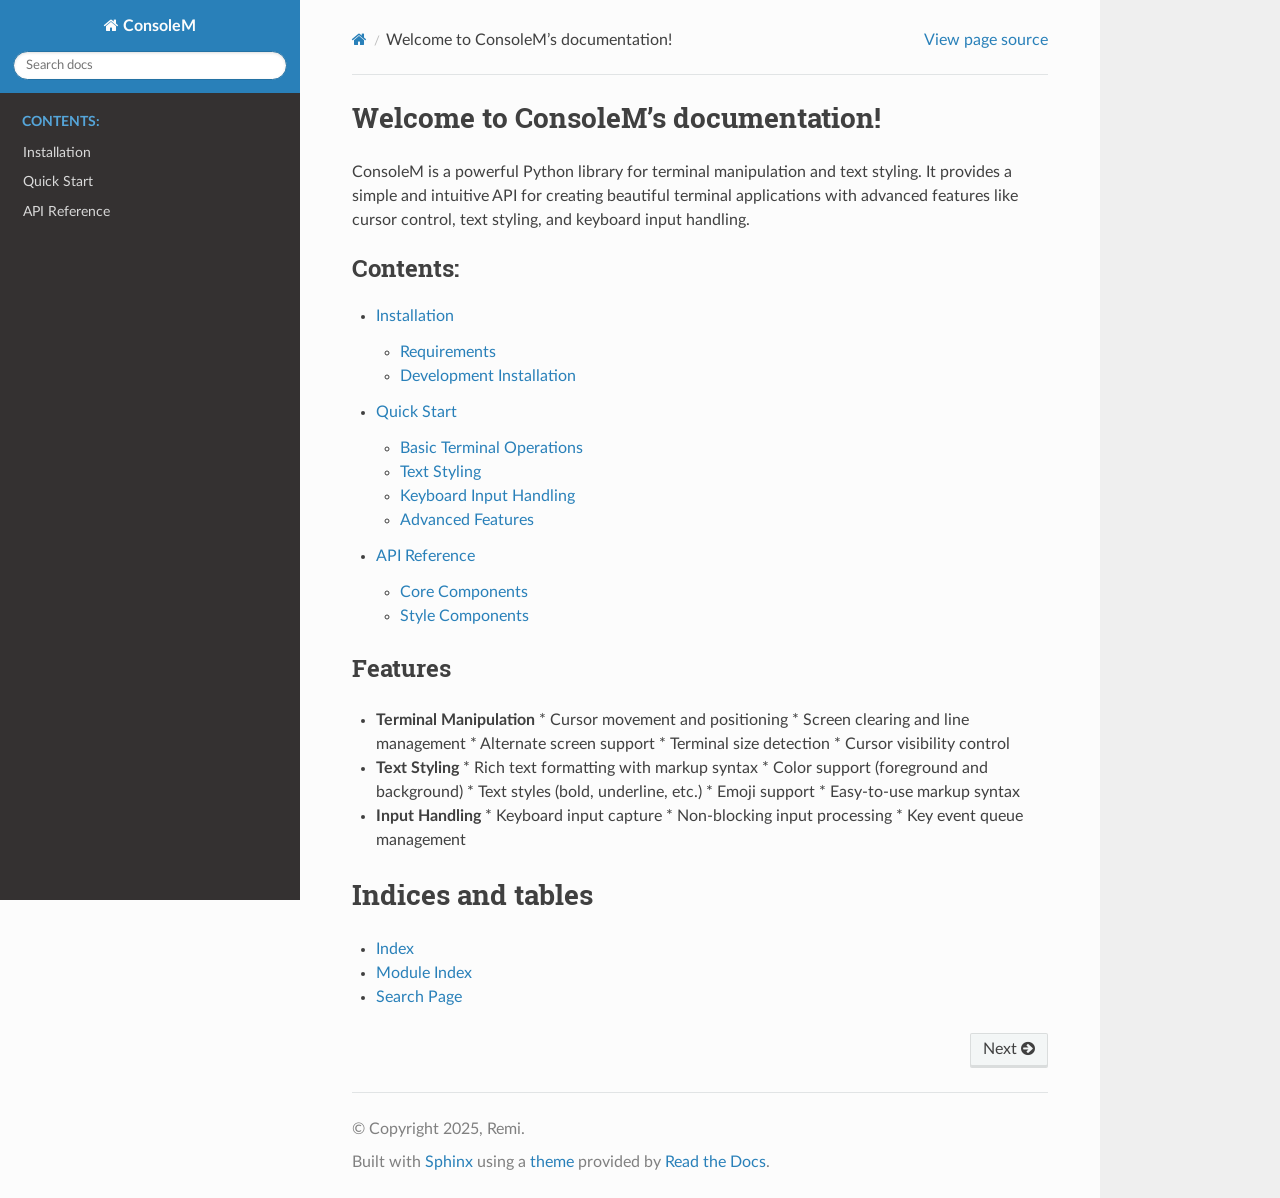
<file: index.html>
<!DOCTYPE html>
<html class="writer-html5" lang="en" data-content_root="./">
<head>
  <meta charset="utf-8" /><meta name="viewport" content="width=device-width, initial-scale=1" />

  <meta name="viewport" content="width=device-width, initial-scale=1.0" />
  <title>Welcome to ConsoleM’s documentation! &mdash; ConsoleM 0.1.10 documentation</title>
      <link rel="stylesheet" type="text/css" href="_static/pygments.css?v=d1102ebc" />
      <link rel="stylesheet" type="text/css" href="_static/css/theme.css?v=e59714d7" />

  
      <script src="_static/jquery.js?v=5d32c60e"></script>
      <script src="_static/_sphinx_javascript_frameworks_compat.js?v=2cd50e6c"></script>
      <script src="_static/documentation_options.js?v=01f34227"></script>
      <script src="_static/doctools.js?v=9bcbadda"></script>
      <script src="_static/sphinx_highlight.js?v=dc90522c"></script>
    <script src="_static/js/theme.js"></script>
    <link rel="index" title="Index" href="genindex.html" />
    <link rel="search" title="Search" href="search.html" />
    <link rel="next" title="Installation" href="installation.html" /> 
</head>

<body class="wy-body-for-nav"> 
  <div class="wy-grid-for-nav">
    <nav data-toggle="wy-nav-shift" class="wy-nav-side">
      <div class="wy-side-scroll">
        <div class="wy-side-nav-search" >

          
          
          <a href="#" class="icon icon-home">
            ConsoleM
          </a>
<div role="search">
  <form id="rtd-search-form" class="wy-form" action="search.html" method="get">
    <input type="text" name="q" placeholder="Search docs" aria-label="Search docs" />
    <input type="hidden" name="check_keywords" value="yes" />
    <input type="hidden" name="area" value="default" />
  </form>
</div>
        </div><div class="wy-menu wy-menu-vertical" data-spy="affix" role="navigation" aria-label="Navigation menu">
              <p class="caption" role="heading"><span class="caption-text">Contents:</span></p>
<ul>
<li class="toctree-l1"><a class="reference internal" href="installation.html">Installation</a></li>
<li class="toctree-l1"><a class="reference internal" href="quickstart.html">Quick Start</a></li>
<li class="toctree-l1"><a class="reference internal" href="api/index.html">API Reference</a></li>
</ul>

        </div>
      </div>
    </nav>

    <section data-toggle="wy-nav-shift" class="wy-nav-content-wrap"><nav class="wy-nav-top" aria-label="Mobile navigation menu" >
          <i data-toggle="wy-nav-top" class="fa fa-bars"></i>
          <a href="#">ConsoleM</a>
      </nav>

      <div class="wy-nav-content">
        <div class="rst-content">
          <div role="navigation" aria-label="Page navigation">
  <ul class="wy-breadcrumbs">
      <li><a href="#" class="icon icon-home" aria-label="Home"></a></li>
      <li class="breadcrumb-item active">Welcome to ConsoleM’s documentation!</li>
      <li class="wy-breadcrumbs-aside">
            <a href="_sources/index.rst.txt" rel="nofollow"> View page source</a>
      </li>
  </ul>
  <hr/>
</div>
          <div role="main" class="document" itemscope="itemscope" itemtype="http://schema.org/Article">
           <div itemprop="articleBody">
             
  <section id="welcome-to-consolem-s-documentation">
<h1>Welcome to ConsoleM’s documentation!<a class="headerlink" href="#welcome-to-consolem-s-documentation" title="Link to this heading"></a></h1>
<p>ConsoleM is a powerful Python library for terminal manipulation and text styling. It provides a simple and intuitive API for creating beautiful terminal applications with advanced features like cursor control, text styling, and keyboard input handling.</p>
<div class="toctree-wrapper compound">
<p class="caption" role="heading"><span class="caption-text">Contents:</span></p>
<ul>
<li class="toctree-l1"><a class="reference internal" href="installation.html">Installation</a><ul>
<li class="toctree-l2"><a class="reference internal" href="installation.html#requirements">Requirements</a></li>
<li class="toctree-l2"><a class="reference internal" href="installation.html#development-installation">Development Installation</a></li>
</ul>
</li>
<li class="toctree-l1"><a class="reference internal" href="quickstart.html">Quick Start</a><ul>
<li class="toctree-l2"><a class="reference internal" href="quickstart.html#basic-terminal-operations">Basic Terminal Operations</a></li>
<li class="toctree-l2"><a class="reference internal" href="quickstart.html#text-styling">Text Styling</a></li>
<li class="toctree-l2"><a class="reference internal" href="quickstart.html#keyboard-input-handling">Keyboard Input Handling</a></li>
<li class="toctree-l2"><a class="reference internal" href="quickstart.html#advanced-features">Advanced Features</a></li>
</ul>
</li>
<li class="toctree-l1"><a class="reference internal" href="api/index.html">API Reference</a><ul>
<li class="toctree-l2"><a class="reference internal" href="api/index.html#core-components">Core Components</a></li>
<li class="toctree-l2"><a class="reference internal" href="api/index.html#style-components">Style Components</a></li>
</ul>
</li>
</ul>
</div>
<section id="features">
<h2>Features<a class="headerlink" href="#features" title="Link to this heading"></a></h2>
<ul class="simple">
<li><p><strong>Terminal Manipulation</strong>
* Cursor movement and positioning
* Screen clearing and line management
* Alternate screen support
* Terminal size detection
* Cursor visibility control</p></li>
<li><p><strong>Text Styling</strong>
* Rich text formatting with markup syntax
* Color support (foreground and background)
* Text styles (bold, underline, etc.)
* Emoji support
* Easy-to-use markup syntax</p></li>
<li><p><strong>Input Handling</strong>
* Keyboard input capture
* Non-blocking input processing
* Key event queue management</p></li>
</ul>
</section>
</section>
<section id="indices-and-tables">
<h1>Indices and tables<a class="headerlink" href="#indices-and-tables" title="Link to this heading"></a></h1>
<ul class="simple">
<li><p><a class="reference internal" href="genindex.html"><span class="std std-ref">Index</span></a></p></li>
<li><p><a class="reference internal" href="py-modindex.html"><span class="std std-ref">Module Index</span></a></p></li>
<li><p><a class="reference internal" href="search.html"><span class="std std-ref">Search Page</span></a></p></li>
</ul>
</section>


           </div>
          </div>
          <footer><div class="rst-footer-buttons" role="navigation" aria-label="Footer">
        <a href="installation.html" class="btn btn-neutral float-right" title="Installation" accesskey="n" rel="next">Next <span class="fa fa-arrow-circle-right" aria-hidden="true"></span></a>
    </div>

  <hr/>

  <div role="contentinfo">
    <p>&#169; Copyright 2025, Remi.</p>
  </div>

  Built with <a href="https://www.sphinx-doc.org/">Sphinx</a> using a
    <a href="https://github.com/readthedocs/sphinx_rtd_theme">theme</a>
    provided by <a href="https://readthedocs.org">Read the Docs</a>.
   

</footer>
        </div>
      </div>
    </section>
  </div>
  <script>
      jQuery(function () {
          SphinxRtdTheme.Navigation.enable(true);
      });
  </script> 

</body>
</html>
</file>
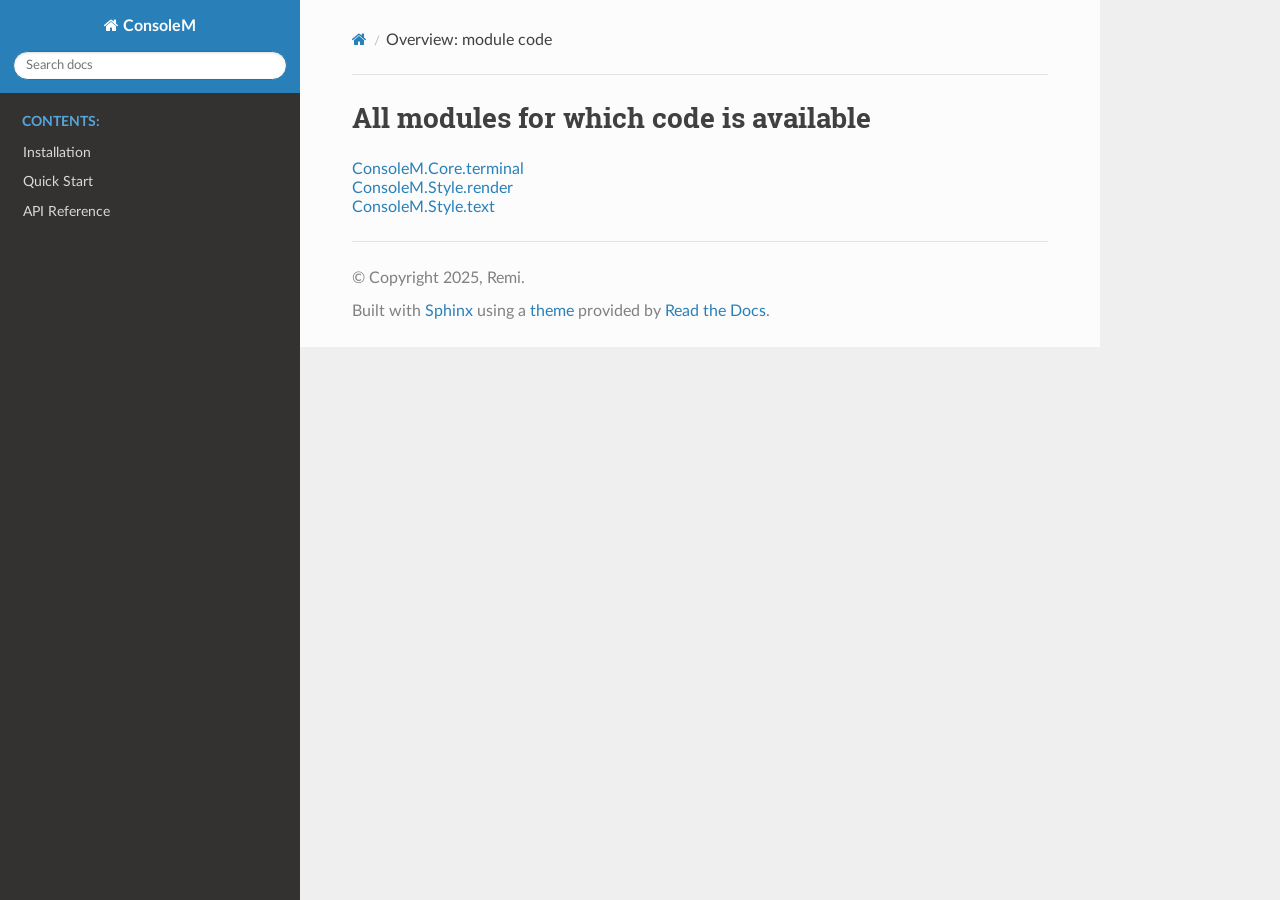
<file: _modules/index.html>
<!DOCTYPE html>
<html class="writer-html5" lang="en" data-content_root="../">
<head>
  <meta charset="utf-8" />
  <meta name="viewport" content="width=device-width, initial-scale=1.0" />
  <title>Overview: module code &mdash; ConsoleM 0.1.10 documentation</title>
      <link rel="stylesheet" type="text/css" href="../_static/pygments.css?v=d1102ebc" />
      <link rel="stylesheet" type="text/css" href="../_static/css/theme.css?v=e59714d7" />

  
      <script src="../_static/jquery.js?v=5d32c60e"></script>
      <script src="../_static/_sphinx_javascript_frameworks_compat.js?v=2cd50e6c"></script>
      <script src="../_static/documentation_options.js?v=01f34227"></script>
      <script src="../_static/doctools.js?v=9bcbadda"></script>
      <script src="../_static/sphinx_highlight.js?v=dc90522c"></script>
    <script src="../_static/js/theme.js"></script>
    <link rel="index" title="Index" href="../genindex.html" />
    <link rel="search" title="Search" href="../search.html" /> 
</head>

<body class="wy-body-for-nav"> 
  <div class="wy-grid-for-nav">
    <nav data-toggle="wy-nav-shift" class="wy-nav-side">
      <div class="wy-side-scroll">
        <div class="wy-side-nav-search" >

          
          
          <a href="../index.html" class="icon icon-home">
            ConsoleM
          </a>
<div role="search">
  <form id="rtd-search-form" class="wy-form" action="../search.html" method="get">
    <input type="text" name="q" placeholder="Search docs" aria-label="Search docs" />
    <input type="hidden" name="check_keywords" value="yes" />
    <input type="hidden" name="area" value="default" />
  </form>
</div>
        </div><div class="wy-menu wy-menu-vertical" data-spy="affix" role="navigation" aria-label="Navigation menu">
              <p class="caption" role="heading"><span class="caption-text">Contents:</span></p>
<ul>
<li class="toctree-l1"><a class="reference internal" href="../installation.html">Installation</a></li>
<li class="toctree-l1"><a class="reference internal" href="../quickstart.html">Quick Start</a></li>
<li class="toctree-l1"><a class="reference internal" href="../api/index.html">API Reference</a></li>
</ul>

        </div>
      </div>
    </nav>

    <section data-toggle="wy-nav-shift" class="wy-nav-content-wrap"><nav class="wy-nav-top" aria-label="Mobile navigation menu" >
          <i data-toggle="wy-nav-top" class="fa fa-bars"></i>
          <a href="../index.html">ConsoleM</a>
      </nav>

      <div class="wy-nav-content">
        <div class="rst-content">
          <div role="navigation" aria-label="Page navigation">
  <ul class="wy-breadcrumbs">
      <li><a href="../index.html" class="icon icon-home" aria-label="Home"></a></li>
      <li class="breadcrumb-item active">Overview: module code</li>
      <li class="wy-breadcrumbs-aside">
      </li>
  </ul>
  <hr/>
</div>
          <div role="main" class="document" itemscope="itemscope" itemtype="http://schema.org/Article">
           <div itemprop="articleBody">
             
  <h1>All modules for which code is available</h1>
<ul><li><a href="ConsoleM/Core/terminal.html">ConsoleM.Core.terminal</a></li>
<li><a href="ConsoleM/Style/render.html">ConsoleM.Style.render</a></li>
<li><a href="ConsoleM/Style/text.html">ConsoleM.Style.text</a></li>
</ul>

           </div>
          </div>
          <footer>

  <hr/>

  <div role="contentinfo">
    <p>&#169; Copyright 2025, Remi.</p>
  </div>

  Built with <a href="https://www.sphinx-doc.org/">Sphinx</a> using a
    <a href="https://github.com/readthedocs/sphinx_rtd_theme">theme</a>
    provided by <a href="https://readthedocs.org">Read the Docs</a>.
   

</footer>
        </div>
      </div>
    </section>
  </div>
  <script>
      jQuery(function () {
          SphinxRtdTheme.Navigation.enable(true);
      });
  </script> 

</body>
</html>
</file>
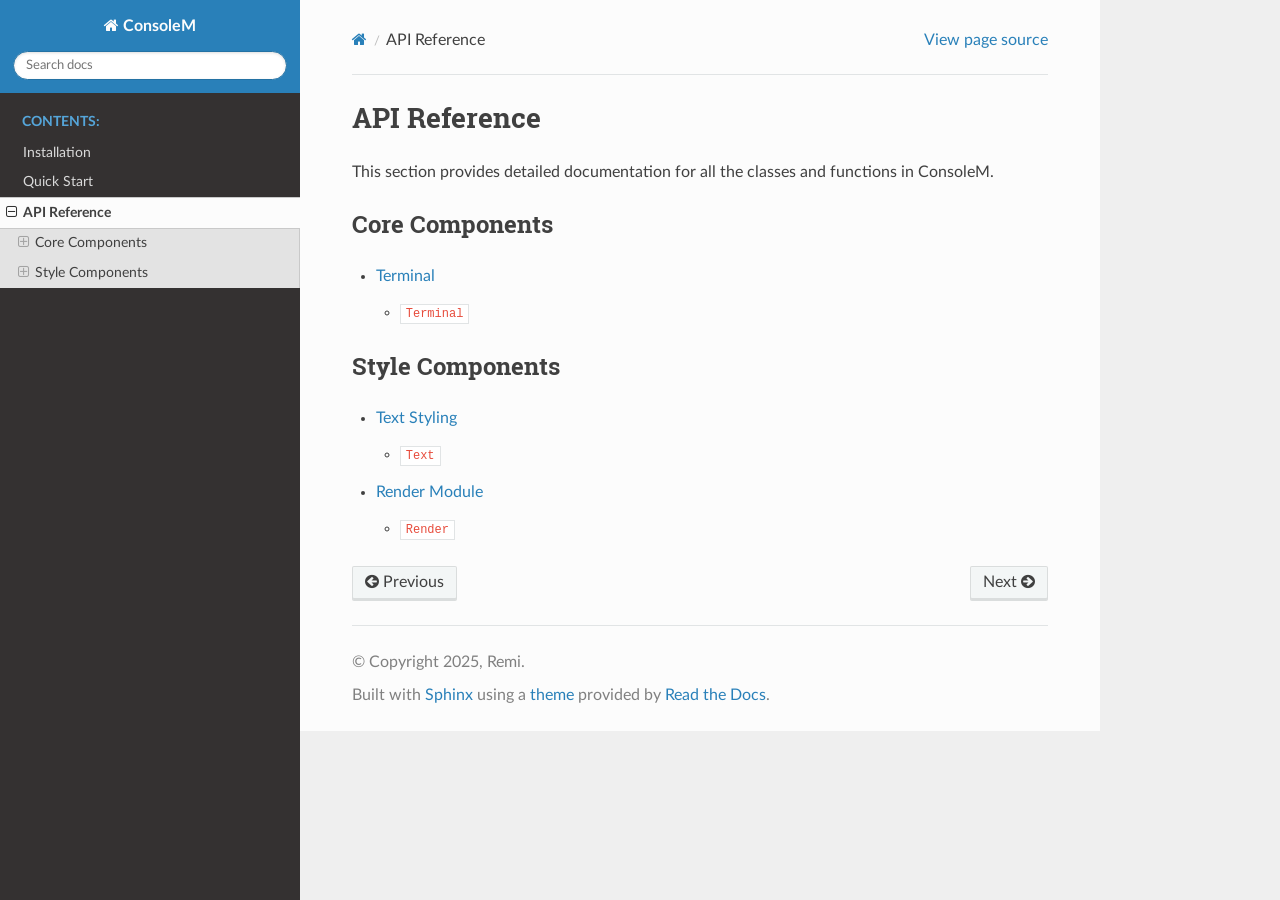
<file: api/index.html>
<!DOCTYPE html>
<html class="writer-html5" lang="en" data-content_root="../">
<head>
  <meta charset="utf-8" /><meta name="viewport" content="width=device-width, initial-scale=1" />

  <meta name="viewport" content="width=device-width, initial-scale=1.0" />
  <title>API Reference &mdash; ConsoleM 0.1.10 documentation</title>
      <link rel="stylesheet" type="text/css" href="../_static/pygments.css?v=d1102ebc" />
      <link rel="stylesheet" type="text/css" href="../_static/css/theme.css?v=e59714d7" />

  
      <script src="../_static/jquery.js?v=5d32c60e"></script>
      <script src="../_static/_sphinx_javascript_frameworks_compat.js?v=2cd50e6c"></script>
      <script src="../_static/documentation_options.js?v=01f34227"></script>
      <script src="../_static/doctools.js?v=9bcbadda"></script>
      <script src="../_static/sphinx_highlight.js?v=dc90522c"></script>
    <script src="../_static/js/theme.js"></script>
    <link rel="index" title="Index" href="../genindex.html" />
    <link rel="search" title="Search" href="../search.html" />
    <link rel="next" title="Terminal" href="core/terminal.html" />
    <link rel="prev" title="Quick Start" href="../quickstart.html" /> 
</head>

<body class="wy-body-for-nav"> 
  <div class="wy-grid-for-nav">
    <nav data-toggle="wy-nav-shift" class="wy-nav-side">
      <div class="wy-side-scroll">
        <div class="wy-side-nav-search" >

          
          
          <a href="../index.html" class="icon icon-home">
            ConsoleM
          </a>
<div role="search">
  <form id="rtd-search-form" class="wy-form" action="../search.html" method="get">
    <input type="text" name="q" placeholder="Search docs" aria-label="Search docs" />
    <input type="hidden" name="check_keywords" value="yes" />
    <input type="hidden" name="area" value="default" />
  </form>
</div>
        </div><div class="wy-menu wy-menu-vertical" data-spy="affix" role="navigation" aria-label="Navigation menu">
              <p class="caption" role="heading"><span class="caption-text">Contents:</span></p>
<ul class="current">
<li class="toctree-l1"><a class="reference internal" href="../installation.html">Installation</a></li>
<li class="toctree-l1"><a class="reference internal" href="../quickstart.html">Quick Start</a></li>
<li class="toctree-l1 current"><a class="current reference internal" href="#">API Reference</a><ul>
<li class="toctree-l2"><a class="reference internal" href="#core-components">Core Components</a><ul>
<li class="toctree-l3"><a class="reference internal" href="core/terminal.html">Terminal</a></li>
</ul>
</li>
<li class="toctree-l2"><a class="reference internal" href="#style-components">Style Components</a><ul>
<li class="toctree-l3"><a class="reference internal" href="style/text.html">Text Styling</a></li>
<li class="toctree-l3"><a class="reference internal" href="style/render.html">Render Module</a></li>
</ul>
</li>
</ul>
</li>
</ul>

        </div>
      </div>
    </nav>

    <section data-toggle="wy-nav-shift" class="wy-nav-content-wrap"><nav class="wy-nav-top" aria-label="Mobile navigation menu" >
          <i data-toggle="wy-nav-top" class="fa fa-bars"></i>
          <a href="../index.html">ConsoleM</a>
      </nav>

      <div class="wy-nav-content">
        <div class="rst-content">
          <div role="navigation" aria-label="Page navigation">
  <ul class="wy-breadcrumbs">
      <li><a href="../index.html" class="icon icon-home" aria-label="Home"></a></li>
      <li class="breadcrumb-item active">API Reference</li>
      <li class="wy-breadcrumbs-aside">
            <a href="../_sources/api/index.rst.txt" rel="nofollow"> View page source</a>
      </li>
  </ul>
  <hr/>
</div>
          <div role="main" class="document" itemscope="itemscope" itemtype="http://schema.org/Article">
           <div itemprop="articleBody">
             
  <section id="api-reference">
<h1>API Reference<a class="headerlink" href="#api-reference" title="Link to this heading"></a></h1>
<p>This section provides detailed documentation for all the classes and functions in ConsoleM.</p>
<section id="core-components">
<h2>Core Components<a class="headerlink" href="#core-components" title="Link to this heading"></a></h2>
<div class="toctree-wrapper compound">
<ul>
<li class="toctree-l1"><a class="reference internal" href="core/terminal.html">Terminal</a><ul>
<li class="toctree-l2"><a class="reference internal" href="core/terminal.html#ConsoleM.Core.terminal.Terminal"><code class="docutils literal notranslate"><span class="pre">Terminal</span></code></a></li>
</ul>
</li>
</ul>
</div>
</section>
<section id="style-components">
<h2>Style Components<a class="headerlink" href="#style-components" title="Link to this heading"></a></h2>
<div class="toctree-wrapper compound">
<ul>
<li class="toctree-l1"><a class="reference internal" href="style/text.html">Text Styling</a><ul>
<li class="toctree-l2"><a class="reference internal" href="style/text.html#ConsoleM.Style.text.Text"><code class="docutils literal notranslate"><span class="pre">Text</span></code></a></li>
</ul>
</li>
<li class="toctree-l1"><a class="reference internal" href="style/render.html">Render Module</a><ul>
<li class="toctree-l2"><a class="reference internal" href="style/render.html#ConsoleM.Style.render.Render"><code class="docutils literal notranslate"><span class="pre">Render</span></code></a></li>
</ul>
</li>
</ul>
</div>
</section>
</section>


           </div>
          </div>
          <footer><div class="rst-footer-buttons" role="navigation" aria-label="Footer">
        <a href="../quickstart.html" class="btn btn-neutral float-left" title="Quick Start" accesskey="p" rel="prev"><span class="fa fa-arrow-circle-left" aria-hidden="true"></span> Previous</a>
        <a href="core/terminal.html" class="btn btn-neutral float-right" title="Terminal" accesskey="n" rel="next">Next <span class="fa fa-arrow-circle-right" aria-hidden="true"></span></a>
    </div>

  <hr/>

  <div role="contentinfo">
    <p>&#169; Copyright 2025, Remi.</p>
  </div>

  Built with <a href="https://www.sphinx-doc.org/">Sphinx</a> using a
    <a href="https://github.com/readthedocs/sphinx_rtd_theme">theme</a>
    provided by <a href="https://readthedocs.org">Read the Docs</a>.
   

</footer>
        </div>
      </div>
    </section>
  </div>
  <script>
      jQuery(function () {
          SphinxRtdTheme.Navigation.enable(true);
      });
  </script> 

</body>
</html>
</file>
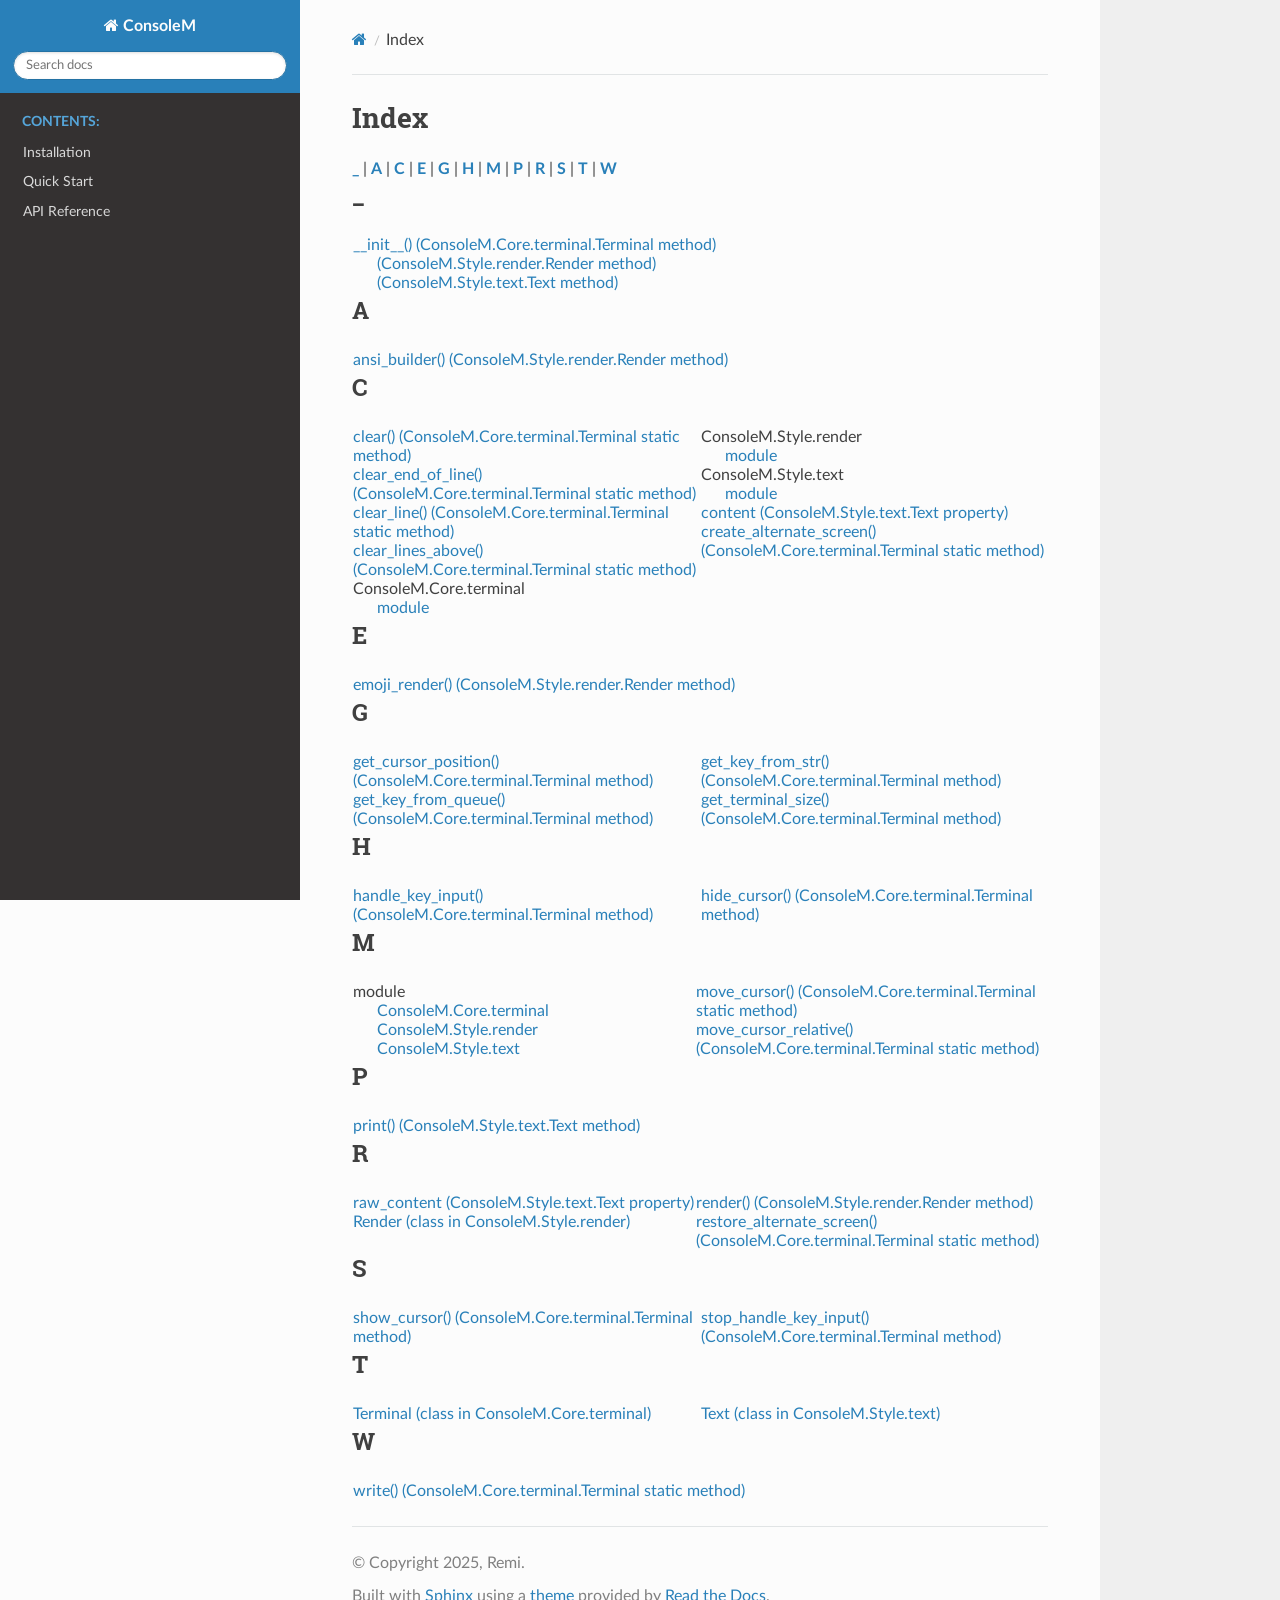
<file: genindex.html>
<!DOCTYPE html>
<html class="writer-html5" lang="en" data-content_root="./">
<head>
  <meta charset="utf-8" />
  <meta name="viewport" content="width=device-width, initial-scale=1.0" />
  <title>Index &mdash; ConsoleM 0.1.10 documentation</title>
      <link rel="stylesheet" type="text/css" href="_static/pygments.css?v=d1102ebc" />
      <link rel="stylesheet" type="text/css" href="_static/css/theme.css?v=e59714d7" />

  
      <script src="_static/jquery.js?v=5d32c60e"></script>
      <script src="_static/_sphinx_javascript_frameworks_compat.js?v=2cd50e6c"></script>
      <script src="_static/documentation_options.js?v=01f34227"></script>
      <script src="_static/doctools.js?v=9bcbadda"></script>
      <script src="_static/sphinx_highlight.js?v=dc90522c"></script>
    <script src="_static/js/theme.js"></script>
    <link rel="index" title="Index" href="#" />
    <link rel="search" title="Search" href="search.html" /> 
</head>

<body class="wy-body-for-nav"> 
  <div class="wy-grid-for-nav">
    <nav data-toggle="wy-nav-shift" class="wy-nav-side">
      <div class="wy-side-scroll">
        <div class="wy-side-nav-search" >

          
          
          <a href="index.html" class="icon icon-home">
            ConsoleM
          </a>
<div role="search">
  <form id="rtd-search-form" class="wy-form" action="search.html" method="get">
    <input type="text" name="q" placeholder="Search docs" aria-label="Search docs" />
    <input type="hidden" name="check_keywords" value="yes" />
    <input type="hidden" name="area" value="default" />
  </form>
</div>
        </div><div class="wy-menu wy-menu-vertical" data-spy="affix" role="navigation" aria-label="Navigation menu">
              <p class="caption" role="heading"><span class="caption-text">Contents:</span></p>
<ul>
<li class="toctree-l1"><a class="reference internal" href="installation.html">Installation</a></li>
<li class="toctree-l1"><a class="reference internal" href="quickstart.html">Quick Start</a></li>
<li class="toctree-l1"><a class="reference internal" href="api/index.html">API Reference</a></li>
</ul>

        </div>
      </div>
    </nav>

    <section data-toggle="wy-nav-shift" class="wy-nav-content-wrap"><nav class="wy-nav-top" aria-label="Mobile navigation menu" >
          <i data-toggle="wy-nav-top" class="fa fa-bars"></i>
          <a href="index.html">ConsoleM</a>
      </nav>

      <div class="wy-nav-content">
        <div class="rst-content">
          <div role="navigation" aria-label="Page navigation">
  <ul class="wy-breadcrumbs">
      <li><a href="index.html" class="icon icon-home" aria-label="Home"></a></li>
      <li class="breadcrumb-item active">Index</li>
      <li class="wy-breadcrumbs-aside">
      </li>
  </ul>
  <hr/>
</div>
          <div role="main" class="document" itemscope="itemscope" itemtype="http://schema.org/Article">
           <div itemprop="articleBody">
             

<h1 id="index">Index</h1>

<div class="genindex-jumpbox">
 <a href="#_"><strong>_</strong></a>
 | <a href="#A"><strong>A</strong></a>
 | <a href="#C"><strong>C</strong></a>
 | <a href="#E"><strong>E</strong></a>
 | <a href="#G"><strong>G</strong></a>
 | <a href="#H"><strong>H</strong></a>
 | <a href="#M"><strong>M</strong></a>
 | <a href="#P"><strong>P</strong></a>
 | <a href="#R"><strong>R</strong></a>
 | <a href="#S"><strong>S</strong></a>
 | <a href="#T"><strong>T</strong></a>
 | <a href="#W"><strong>W</strong></a>
 
</div>
<h2 id="_">_</h2>
<table style="width: 100%" class="indextable genindextable"><tr>
  <td style="width: 33%; vertical-align: top;"><ul>
      <li><a href="api/core/terminal.html#ConsoleM.Core.terminal.Terminal.__init__">__init__() (ConsoleM.Core.terminal.Terminal method)</a>

      <ul>
        <li><a href="api/style/render.html#ConsoleM.Style.render.Render.__init__">(ConsoleM.Style.render.Render method)</a>
</li>
        <li><a href="api/style/text.html#ConsoleM.Style.text.Text.__init__">(ConsoleM.Style.text.Text method)</a>
</li>
      </ul></li>
  </ul></td>
</tr></table>

<h2 id="A">A</h2>
<table style="width: 100%" class="indextable genindextable"><tr>
  <td style="width: 33%; vertical-align: top;"><ul>
      <li><a href="api/style/render.html#ConsoleM.Style.render.Render.ansi_builder">ansi_builder() (ConsoleM.Style.render.Render method)</a>
</li>
  </ul></td>
</tr></table>

<h2 id="C">C</h2>
<table style="width: 100%" class="indextable genindextable"><tr>
  <td style="width: 33%; vertical-align: top;"><ul>
      <li><a href="api/core/terminal.html#ConsoleM.Core.terminal.Terminal.clear">clear() (ConsoleM.Core.terminal.Terminal static method)</a>
</li>
      <li><a href="api/core/terminal.html#ConsoleM.Core.terminal.Terminal.clear_end_of_line">clear_end_of_line() (ConsoleM.Core.terminal.Terminal static method)</a>
</li>
      <li><a href="api/core/terminal.html#ConsoleM.Core.terminal.Terminal.clear_line">clear_line() (ConsoleM.Core.terminal.Terminal static method)</a>
</li>
      <li><a href="api/core/terminal.html#ConsoleM.Core.terminal.Terminal.clear_lines_above">clear_lines_above() (ConsoleM.Core.terminal.Terminal static method)</a>
</li>
      <li>
    ConsoleM.Core.terminal

      <ul>
        <li><a href="api/core/terminal.html#module-ConsoleM.Core.terminal">module</a>
</li>
      </ul></li>
  </ul></td>
  <td style="width: 33%; vertical-align: top;"><ul>
      <li>
    ConsoleM.Style.render

      <ul>
        <li><a href="api/style/render.html#module-ConsoleM.Style.render">module</a>
</li>
      </ul></li>
      <li>
    ConsoleM.Style.text

      <ul>
        <li><a href="api/style/text.html#module-ConsoleM.Style.text">module</a>
</li>
      </ul></li>
      <li><a href="api/style/text.html#ConsoleM.Style.text.Text.content">content (ConsoleM.Style.text.Text property)</a>
</li>
      <li><a href="api/core/terminal.html#ConsoleM.Core.terminal.Terminal.create_alternate_screen">create_alternate_screen() (ConsoleM.Core.terminal.Terminal static method)</a>
</li>
  </ul></td>
</tr></table>

<h2 id="E">E</h2>
<table style="width: 100%" class="indextable genindextable"><tr>
  <td style="width: 33%; vertical-align: top;"><ul>
      <li><a href="api/style/render.html#ConsoleM.Style.render.Render.emoji_render">emoji_render() (ConsoleM.Style.render.Render method)</a>
</li>
  </ul></td>
</tr></table>

<h2 id="G">G</h2>
<table style="width: 100%" class="indextable genindextable"><tr>
  <td style="width: 33%; vertical-align: top;"><ul>
      <li><a href="api/core/terminal.html#ConsoleM.Core.terminal.Terminal.get_cursor_position">get_cursor_position() (ConsoleM.Core.terminal.Terminal method)</a>
</li>
      <li><a href="api/core/terminal.html#ConsoleM.Core.terminal.Terminal.get_key_from_queue">get_key_from_queue() (ConsoleM.Core.terminal.Terminal method)</a>
</li>
  </ul></td>
  <td style="width: 33%; vertical-align: top;"><ul>
      <li><a href="api/core/terminal.html#ConsoleM.Core.terminal.Terminal.get_key_from_str">get_key_from_str() (ConsoleM.Core.terminal.Terminal method)</a>
</li>
      <li><a href="api/core/terminal.html#ConsoleM.Core.terminal.Terminal.get_terminal_size">get_terminal_size() (ConsoleM.Core.terminal.Terminal method)</a>
</li>
  </ul></td>
</tr></table>

<h2 id="H">H</h2>
<table style="width: 100%" class="indextable genindextable"><tr>
  <td style="width: 33%; vertical-align: top;"><ul>
      <li><a href="api/core/terminal.html#ConsoleM.Core.terminal.Terminal.handle_key_input">handle_key_input() (ConsoleM.Core.terminal.Terminal method)</a>
</li>
  </ul></td>
  <td style="width: 33%; vertical-align: top;"><ul>
      <li><a href="api/core/terminal.html#ConsoleM.Core.terminal.Terminal.hide_cursor">hide_cursor() (ConsoleM.Core.terminal.Terminal method)</a>
</li>
  </ul></td>
</tr></table>

<h2 id="M">M</h2>
<table style="width: 100%" class="indextable genindextable"><tr>
  <td style="width: 33%; vertical-align: top;"><ul>
      <li>
    module

      <ul>
        <li><a href="api/core/terminal.html#module-ConsoleM.Core.terminal">ConsoleM.Core.terminal</a>
</li>
        <li><a href="api/style/render.html#module-ConsoleM.Style.render">ConsoleM.Style.render</a>
</li>
        <li><a href="api/style/text.html#module-ConsoleM.Style.text">ConsoleM.Style.text</a>
</li>
      </ul></li>
  </ul></td>
  <td style="width: 33%; vertical-align: top;"><ul>
      <li><a href="api/core/terminal.html#ConsoleM.Core.terminal.Terminal.move_cursor">move_cursor() (ConsoleM.Core.terminal.Terminal static method)</a>
</li>
      <li><a href="api/core/terminal.html#ConsoleM.Core.terminal.Terminal.move_cursor_relative">move_cursor_relative() (ConsoleM.Core.terminal.Terminal static method)</a>
</li>
  </ul></td>
</tr></table>

<h2 id="P">P</h2>
<table style="width: 100%" class="indextable genindextable"><tr>
  <td style="width: 33%; vertical-align: top;"><ul>
      <li><a href="api/style/text.html#ConsoleM.Style.text.Text.print">print() (ConsoleM.Style.text.Text method)</a>
</li>
  </ul></td>
</tr></table>

<h2 id="R">R</h2>
<table style="width: 100%" class="indextable genindextable"><tr>
  <td style="width: 33%; vertical-align: top;"><ul>
      <li><a href="api/style/text.html#ConsoleM.Style.text.Text.raw_content">raw_content (ConsoleM.Style.text.Text property)</a>
</li>
      <li><a href="api/style/render.html#ConsoleM.Style.render.Render">Render (class in ConsoleM.Style.render)</a>
</li>
  </ul></td>
  <td style="width: 33%; vertical-align: top;"><ul>
      <li><a href="api/style/render.html#ConsoleM.Style.render.Render.render">render() (ConsoleM.Style.render.Render method)</a>
</li>
      <li><a href="api/core/terminal.html#ConsoleM.Core.terminal.Terminal.restore_alternate_screen">restore_alternate_screen() (ConsoleM.Core.terminal.Terminal static method)</a>
</li>
  </ul></td>
</tr></table>

<h2 id="S">S</h2>
<table style="width: 100%" class="indextable genindextable"><tr>
  <td style="width: 33%; vertical-align: top;"><ul>
      <li><a href="api/core/terminal.html#ConsoleM.Core.terminal.Terminal.show_cursor">show_cursor() (ConsoleM.Core.terminal.Terminal method)</a>
</li>
  </ul></td>
  <td style="width: 33%; vertical-align: top;"><ul>
      <li><a href="api/core/terminal.html#ConsoleM.Core.terminal.Terminal.stop_handle_key_input">stop_handle_key_input() (ConsoleM.Core.terminal.Terminal method)</a>
</li>
  </ul></td>
</tr></table>

<h2 id="T">T</h2>
<table style="width: 100%" class="indextable genindextable"><tr>
  <td style="width: 33%; vertical-align: top;"><ul>
      <li><a href="api/core/terminal.html#ConsoleM.Core.terminal.Terminal">Terminal (class in ConsoleM.Core.terminal)</a>
</li>
  </ul></td>
  <td style="width: 33%; vertical-align: top;"><ul>
      <li><a href="api/style/text.html#ConsoleM.Style.text.Text">Text (class in ConsoleM.Style.text)</a>
</li>
  </ul></td>
</tr></table>

<h2 id="W">W</h2>
<table style="width: 100%" class="indextable genindextable"><tr>
  <td style="width: 33%; vertical-align: top;"><ul>
      <li><a href="api/core/terminal.html#ConsoleM.Core.terminal.Terminal.write">write() (ConsoleM.Core.terminal.Terminal static method)</a>
</li>
  </ul></td>
</tr></table>



           </div>
          </div>
          <footer>

  <hr/>

  <div role="contentinfo">
    <p>&#169; Copyright 2025, Remi.</p>
  </div>

  Built with <a href="https://www.sphinx-doc.org/">Sphinx</a> using a
    <a href="https://github.com/readthedocs/sphinx_rtd_theme">theme</a>
    provided by <a href="https://readthedocs.org">Read the Docs</a>.
   

</footer>
        </div>
      </div>
    </section>
  </div>
  <script>
      jQuery(function () {
          SphinxRtdTheme.Navigation.enable(true);
      });
  </script> 

</body>
</html>
</file>
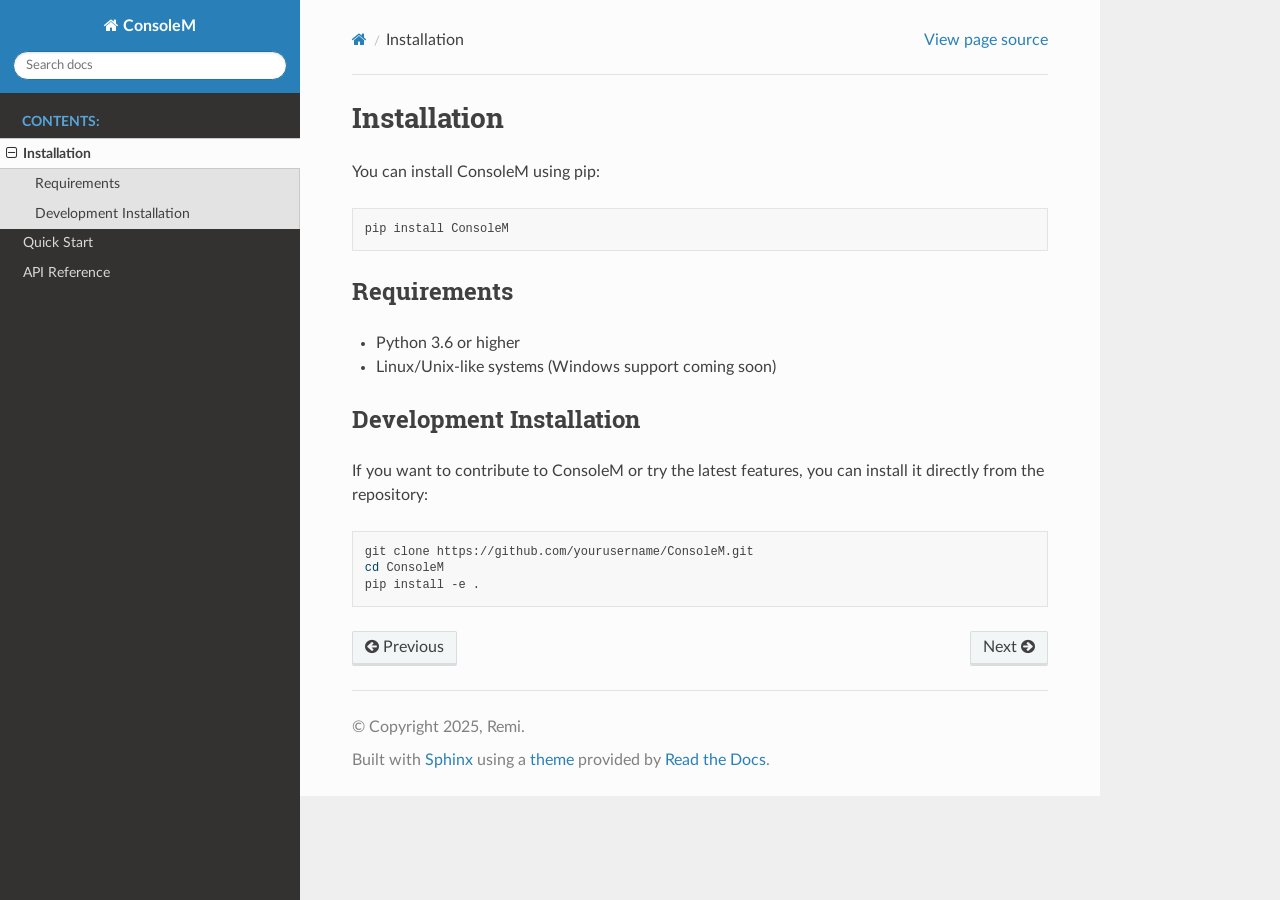
<file: installation.html>
<!DOCTYPE html>
<html class="writer-html5" lang="en" data-content_root="./">
<head>
  <meta charset="utf-8" /><meta name="viewport" content="width=device-width, initial-scale=1" />

  <meta name="viewport" content="width=device-width, initial-scale=1.0" />
  <title>Installation &mdash; ConsoleM 0.1.10 documentation</title>
      <link rel="stylesheet" type="text/css" href="_static/pygments.css?v=d1102ebc" />
      <link rel="stylesheet" type="text/css" href="_static/css/theme.css?v=e59714d7" />

  
      <script src="_static/jquery.js?v=5d32c60e"></script>
      <script src="_static/_sphinx_javascript_frameworks_compat.js?v=2cd50e6c"></script>
      <script src="_static/documentation_options.js?v=01f34227"></script>
      <script src="_static/doctools.js?v=9bcbadda"></script>
      <script src="_static/sphinx_highlight.js?v=dc90522c"></script>
    <script src="_static/js/theme.js"></script>
    <link rel="index" title="Index" href="genindex.html" />
    <link rel="search" title="Search" href="search.html" />
    <link rel="next" title="Quick Start" href="quickstart.html" />
    <link rel="prev" title="Welcome to ConsoleM’s documentation!" href="index.html" /> 
</head>

<body class="wy-body-for-nav"> 
  <div class="wy-grid-for-nav">
    <nav data-toggle="wy-nav-shift" class="wy-nav-side">
      <div class="wy-side-scroll">
        <div class="wy-side-nav-search" >

          
          
          <a href="index.html" class="icon icon-home">
            ConsoleM
          </a>
<div role="search">
  <form id="rtd-search-form" class="wy-form" action="search.html" method="get">
    <input type="text" name="q" placeholder="Search docs" aria-label="Search docs" />
    <input type="hidden" name="check_keywords" value="yes" />
    <input type="hidden" name="area" value="default" />
  </form>
</div>
        </div><div class="wy-menu wy-menu-vertical" data-spy="affix" role="navigation" aria-label="Navigation menu">
              <p class="caption" role="heading"><span class="caption-text">Contents:</span></p>
<ul class="current">
<li class="toctree-l1 current"><a class="current reference internal" href="#">Installation</a><ul>
<li class="toctree-l2"><a class="reference internal" href="#requirements">Requirements</a></li>
<li class="toctree-l2"><a class="reference internal" href="#development-installation">Development Installation</a></li>
</ul>
</li>
<li class="toctree-l1"><a class="reference internal" href="quickstart.html">Quick Start</a></li>
<li class="toctree-l1"><a class="reference internal" href="api/index.html">API Reference</a></li>
</ul>

        </div>
      </div>
    </nav>

    <section data-toggle="wy-nav-shift" class="wy-nav-content-wrap"><nav class="wy-nav-top" aria-label="Mobile navigation menu" >
          <i data-toggle="wy-nav-top" class="fa fa-bars"></i>
          <a href="index.html">ConsoleM</a>
      </nav>

      <div class="wy-nav-content">
        <div class="rst-content">
          <div role="navigation" aria-label="Page navigation">
  <ul class="wy-breadcrumbs">
      <li><a href="index.html" class="icon icon-home" aria-label="Home"></a></li>
      <li class="breadcrumb-item active">Installation</li>
      <li class="wy-breadcrumbs-aside">
            <a href="_sources/installation.rst.txt" rel="nofollow"> View page source</a>
      </li>
  </ul>
  <hr/>
</div>
          <div role="main" class="document" itemscope="itemscope" itemtype="http://schema.org/Article">
           <div itemprop="articleBody">
             
  <section id="installation">
<h1>Installation<a class="headerlink" href="#installation" title="Link to this heading"></a></h1>
<p>You can install ConsoleM using pip:</p>
<div class="highlight-bash notranslate"><div class="highlight"><pre><span></span>pip<span class="w"> </span>install<span class="w"> </span>ConsoleM
</pre></div>
</div>
<section id="requirements">
<h2>Requirements<a class="headerlink" href="#requirements" title="Link to this heading"></a></h2>
<ul class="simple">
<li><p>Python 3.6 or higher</p></li>
<li><p>Linux/Unix-like systems (Windows support coming soon)</p></li>
</ul>
</section>
<section id="development-installation">
<h2>Development Installation<a class="headerlink" href="#development-installation" title="Link to this heading"></a></h2>
<p>If you want to contribute to ConsoleM or try the latest features, you can install it directly from the repository:</p>
<div class="highlight-bash notranslate"><div class="highlight"><pre><span></span>git<span class="w"> </span>clone<span class="w"> </span>https://github.com/yourusername/ConsoleM.git
<span class="nb">cd</span><span class="w"> </span>ConsoleM
pip<span class="w"> </span>install<span class="w"> </span>-e<span class="w"> </span>.
</pre></div>
</div>
</section>
</section>


           </div>
          </div>
          <footer><div class="rst-footer-buttons" role="navigation" aria-label="Footer">
        <a href="index.html" class="btn btn-neutral float-left" title="Welcome to ConsoleM’s documentation!" accesskey="p" rel="prev"><span class="fa fa-arrow-circle-left" aria-hidden="true"></span> Previous</a>
        <a href="quickstart.html" class="btn btn-neutral float-right" title="Quick Start" accesskey="n" rel="next">Next <span class="fa fa-arrow-circle-right" aria-hidden="true"></span></a>
    </div>

  <hr/>

  <div role="contentinfo">
    <p>&#169; Copyright 2025, Remi.</p>
  </div>

  Built with <a href="https://www.sphinx-doc.org/">Sphinx</a> using a
    <a href="https://github.com/readthedocs/sphinx_rtd_theme">theme</a>
    provided by <a href="https://readthedocs.org">Read the Docs</a>.
   

</footer>
        </div>
      </div>
    </section>
  </div>
  <script>
      jQuery(function () {
          SphinxRtdTheme.Navigation.enable(true);
      });
  </script> 

</body>
</html>
</file>
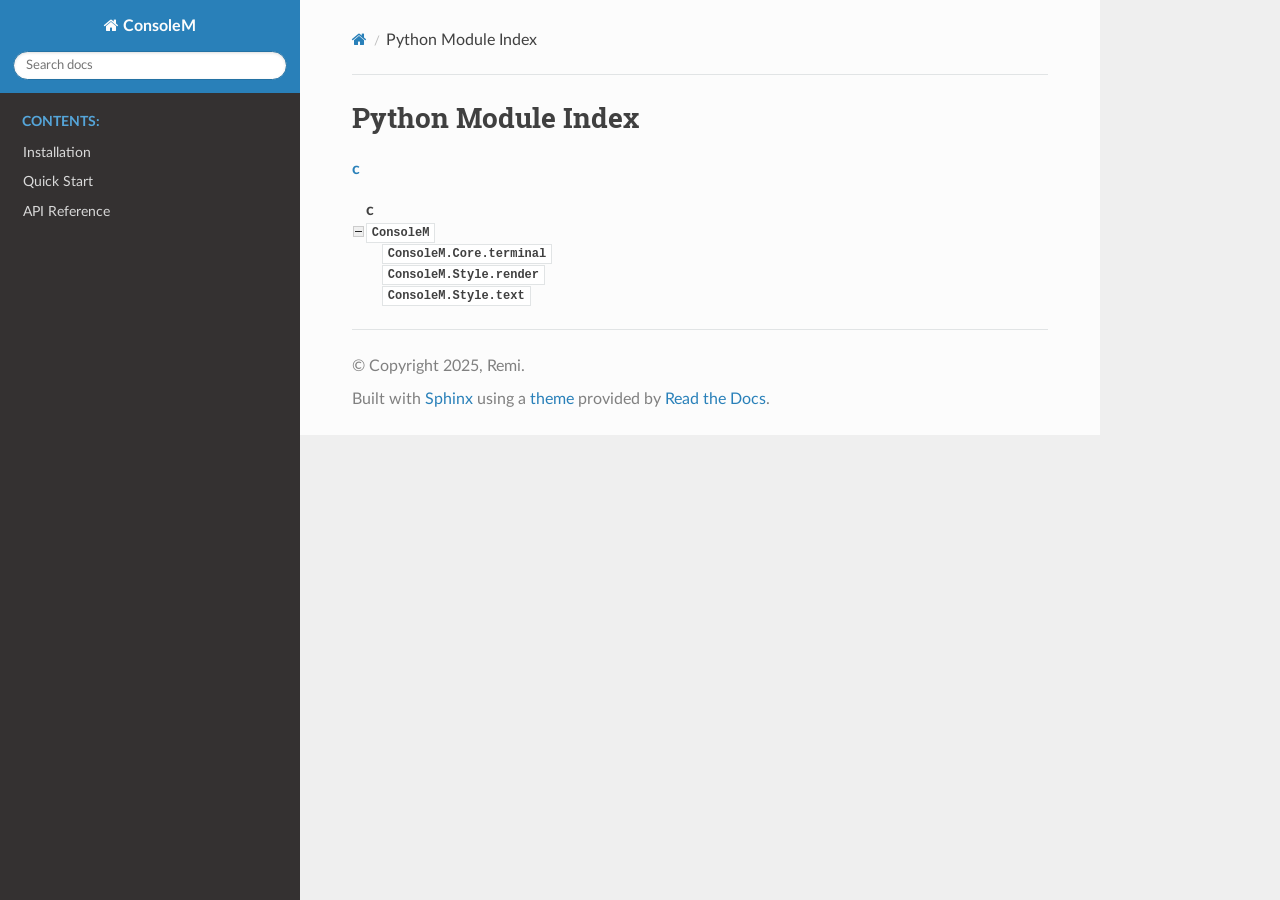
<file: py-modindex.html>
<!DOCTYPE html>
<html class="writer-html5" lang="en" data-content_root="./">
<head>
  <meta charset="utf-8" />
  <meta name="viewport" content="width=device-width, initial-scale=1.0" />
  <title>Python Module Index &mdash; ConsoleM 0.1.10 documentation</title>
      <link rel="stylesheet" type="text/css" href="_static/pygments.css?v=d1102ebc" />
      <link rel="stylesheet" type="text/css" href="_static/css/theme.css?v=e59714d7" />

  
      <script src="_static/jquery.js?v=5d32c60e"></script>
      <script src="_static/_sphinx_javascript_frameworks_compat.js?v=2cd50e6c"></script>
      <script src="_static/documentation_options.js?v=01f34227"></script>
      <script src="_static/doctools.js?v=9bcbadda"></script>
      <script src="_static/sphinx_highlight.js?v=dc90522c"></script>
    <script src="_static/js/theme.js"></script>
    <link rel="index" title="Index" href="genindex.html" />
    <link rel="search" title="Search" href="search.html" />
 


</head>

<body class="wy-body-for-nav"> 
  <div class="wy-grid-for-nav">
    <nav data-toggle="wy-nav-shift" class="wy-nav-side">
      <div class="wy-side-scroll">
        <div class="wy-side-nav-search" >

          
          
          <a href="index.html" class="icon icon-home">
            ConsoleM
          </a>
<div role="search">
  <form id="rtd-search-form" class="wy-form" action="search.html" method="get">
    <input type="text" name="q" placeholder="Search docs" aria-label="Search docs" />
    <input type="hidden" name="check_keywords" value="yes" />
    <input type="hidden" name="area" value="default" />
  </form>
</div>
        </div><div class="wy-menu wy-menu-vertical" data-spy="affix" role="navigation" aria-label="Navigation menu">
              <p class="caption" role="heading"><span class="caption-text">Contents:</span></p>
<ul>
<li class="toctree-l1"><a class="reference internal" href="installation.html">Installation</a></li>
<li class="toctree-l1"><a class="reference internal" href="quickstart.html">Quick Start</a></li>
<li class="toctree-l1"><a class="reference internal" href="api/index.html">API Reference</a></li>
</ul>

        </div>
      </div>
    </nav>

    <section data-toggle="wy-nav-shift" class="wy-nav-content-wrap"><nav class="wy-nav-top" aria-label="Mobile navigation menu" >
          <i data-toggle="wy-nav-top" class="fa fa-bars"></i>
          <a href="index.html">ConsoleM</a>
      </nav>

      <div class="wy-nav-content">
        <div class="rst-content">
          <div role="navigation" aria-label="Page navigation">
  <ul class="wy-breadcrumbs">
      <li><a href="index.html" class="icon icon-home" aria-label="Home"></a></li>
      <li class="breadcrumb-item active">Python Module Index</li>
      <li class="wy-breadcrumbs-aside">
      </li>
  </ul>
  <hr/>
</div>
          <div role="main" class="document" itemscope="itemscope" itemtype="http://schema.org/Article">
           <div itemprop="articleBody">
             

   <h1>Python Module Index</h1>

   <div class="modindex-jumpbox">
   <a href="#cap-c"><strong>c</strong></a>
   </div>

   <table class="indextable modindextable">
     <tr class="pcap"><td></td><td>&#160;</td><td></td></tr>
     <tr class="cap" id="cap-c"><td></td><td>
       <strong>c</strong></td><td></td></tr>
     <tr>
       <td><img src="_static/minus.png" class="toggler"
              id="toggle-1" style="display: none" alt="-" /></td>
       <td>
       <code class="xref">ConsoleM</code></td><td>
       <em></em></td></tr>
     <tr class="cg-1">
       <td></td>
       <td>&#160;&#160;&#160;
       <a href="api/core/terminal.html#module-ConsoleM.Core.terminal"><code class="xref">ConsoleM.Core.terminal</code></a></td><td>
       <em></em></td></tr>
     <tr class="cg-1">
       <td></td>
       <td>&#160;&#160;&#160;
       <a href="api/style/render.html#module-ConsoleM.Style.render"><code class="xref">ConsoleM.Style.render</code></a></td><td>
       <em></em></td></tr>
     <tr class="cg-1">
       <td></td>
       <td>&#160;&#160;&#160;
       <a href="api/style/text.html#module-ConsoleM.Style.text"><code class="xref">ConsoleM.Style.text</code></a></td><td>
       <em></em></td></tr>
   </table>


           </div>
          </div>
          <footer>

  <hr/>

  <div role="contentinfo">
    <p>&#169; Copyright 2025, Remi.</p>
  </div>

  Built with <a href="https://www.sphinx-doc.org/">Sphinx</a> using a
    <a href="https://github.com/readthedocs/sphinx_rtd_theme">theme</a>
    provided by <a href="https://readthedocs.org">Read the Docs</a>.
   

</footer>
        </div>
      </div>
    </section>
  </div>
  <script>
      jQuery(function () {
          SphinxRtdTheme.Navigation.enable(true);
      });
  </script> 

</body>
</html>
</file>
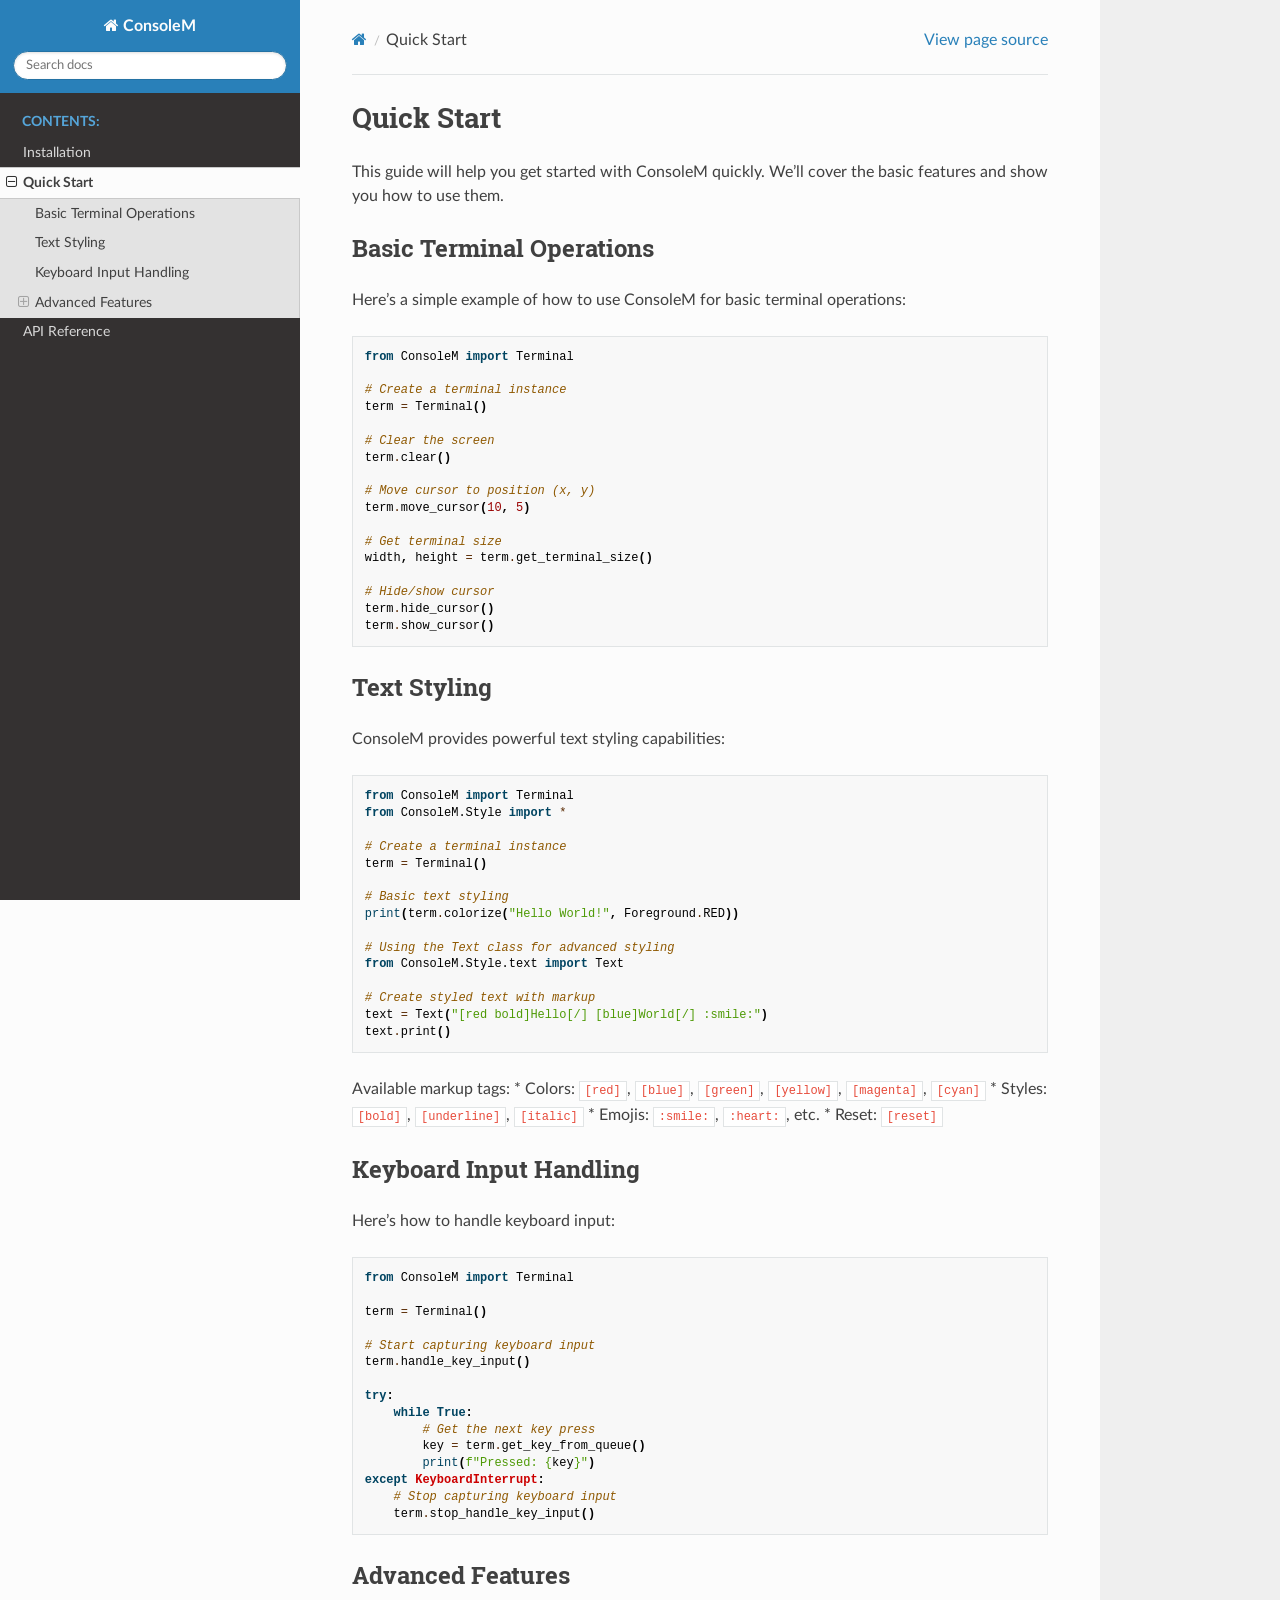
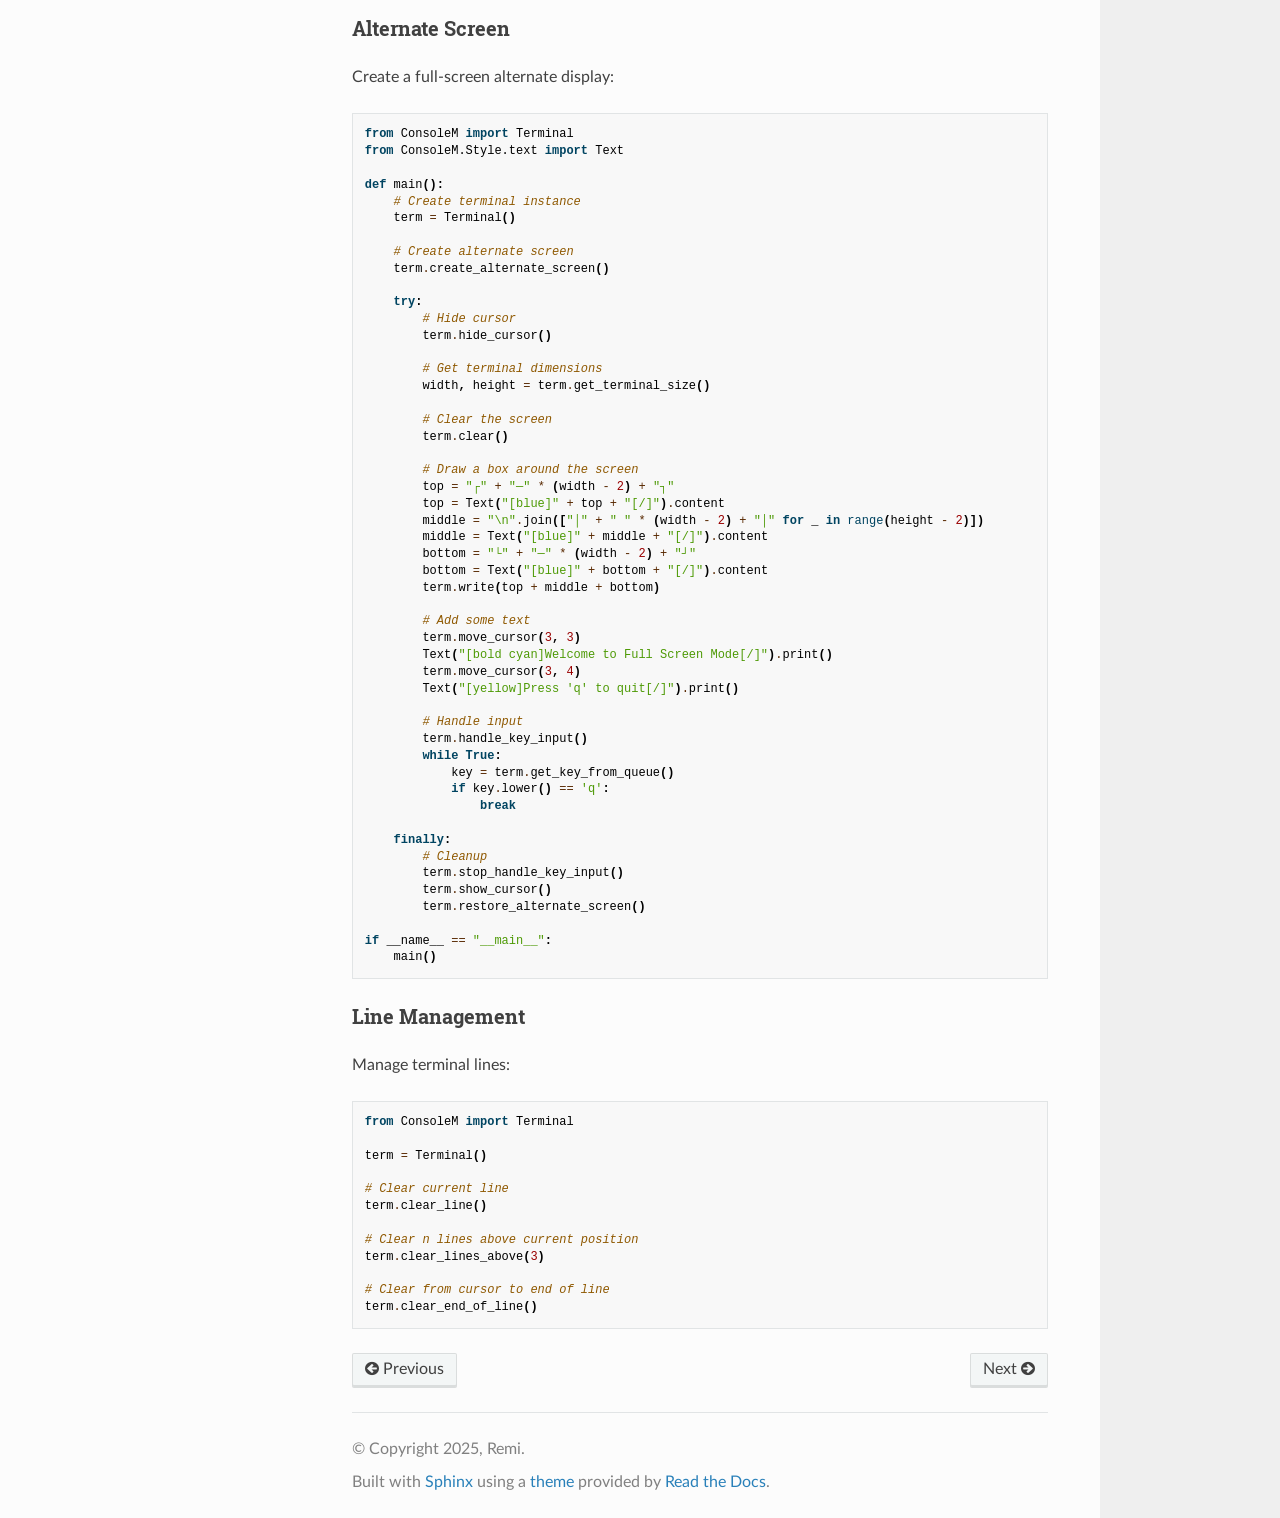
<file: quickstart.html>
<!DOCTYPE html>
<html class="writer-html5" lang="en" data-content_root="./">
<head>
  <meta charset="utf-8" /><meta name="viewport" content="width=device-width, initial-scale=1" />

  <meta name="viewport" content="width=device-width, initial-scale=1.0" />
  <title>Quick Start &mdash; ConsoleM 0.1.10 documentation</title>
      <link rel="stylesheet" type="text/css" href="_static/pygments.css?v=d1102ebc" />
      <link rel="stylesheet" type="text/css" href="_static/css/theme.css?v=e59714d7" />

  
      <script src="_static/jquery.js?v=5d32c60e"></script>
      <script src="_static/_sphinx_javascript_frameworks_compat.js?v=2cd50e6c"></script>
      <script src="_static/documentation_options.js?v=01f34227"></script>
      <script src="_static/doctools.js?v=9bcbadda"></script>
      <script src="_static/sphinx_highlight.js?v=dc90522c"></script>
    <script src="_static/js/theme.js"></script>
    <link rel="index" title="Index" href="genindex.html" />
    <link rel="search" title="Search" href="search.html" />
    <link rel="next" title="API Reference" href="api/index.html" />
    <link rel="prev" title="Installation" href="installation.html" /> 
</head>

<body class="wy-body-for-nav"> 
  <div class="wy-grid-for-nav">
    <nav data-toggle="wy-nav-shift" class="wy-nav-side">
      <div class="wy-side-scroll">
        <div class="wy-side-nav-search" >

          
          
          <a href="index.html" class="icon icon-home">
            ConsoleM
          </a>
<div role="search">
  <form id="rtd-search-form" class="wy-form" action="search.html" method="get">
    <input type="text" name="q" placeholder="Search docs" aria-label="Search docs" />
    <input type="hidden" name="check_keywords" value="yes" />
    <input type="hidden" name="area" value="default" />
  </form>
</div>
        </div><div class="wy-menu wy-menu-vertical" data-spy="affix" role="navigation" aria-label="Navigation menu">
              <p class="caption" role="heading"><span class="caption-text">Contents:</span></p>
<ul class="current">
<li class="toctree-l1"><a class="reference internal" href="installation.html">Installation</a></li>
<li class="toctree-l1 current"><a class="current reference internal" href="#">Quick Start</a><ul>
<li class="toctree-l2"><a class="reference internal" href="#basic-terminal-operations">Basic Terminal Operations</a></li>
<li class="toctree-l2"><a class="reference internal" href="#text-styling">Text Styling</a></li>
<li class="toctree-l2"><a class="reference internal" href="#keyboard-input-handling">Keyboard Input Handling</a></li>
<li class="toctree-l2"><a class="reference internal" href="#advanced-features">Advanced Features</a><ul>
<li class="toctree-l3"><a class="reference internal" href="#alternate-screen">Alternate Screen</a></li>
<li class="toctree-l3"><a class="reference internal" href="#line-management">Line Management</a></li>
</ul>
</li>
</ul>
</li>
<li class="toctree-l1"><a class="reference internal" href="api/index.html">API Reference</a></li>
</ul>

        </div>
      </div>
    </nav>

    <section data-toggle="wy-nav-shift" class="wy-nav-content-wrap"><nav class="wy-nav-top" aria-label="Mobile navigation menu" >
          <i data-toggle="wy-nav-top" class="fa fa-bars"></i>
          <a href="index.html">ConsoleM</a>
      </nav>

      <div class="wy-nav-content">
        <div class="rst-content">
          <div role="navigation" aria-label="Page navigation">
  <ul class="wy-breadcrumbs">
      <li><a href="index.html" class="icon icon-home" aria-label="Home"></a></li>
      <li class="breadcrumb-item active">Quick Start</li>
      <li class="wy-breadcrumbs-aside">
            <a href="_sources/quickstart.rst.txt" rel="nofollow"> View page source</a>
      </li>
  </ul>
  <hr/>
</div>
          <div role="main" class="document" itemscope="itemscope" itemtype="http://schema.org/Article">
           <div itemprop="articleBody">
             
  <section id="quick-start">
<h1>Quick Start<a class="headerlink" href="#quick-start" title="Link to this heading"></a></h1>
<p>This guide will help you get started with ConsoleM quickly. We’ll cover the basic features and show you how to use them.</p>
<section id="basic-terminal-operations">
<h2>Basic Terminal Operations<a class="headerlink" href="#basic-terminal-operations" title="Link to this heading"></a></h2>
<p>Here’s a simple example of how to use ConsoleM for basic terminal operations:</p>
<div class="highlight-python notranslate"><div class="highlight"><pre><span></span><span class="kn">from</span><span class="w"> </span><span class="nn">ConsoleM</span><span class="w"> </span><span class="kn">import</span> <span class="n">Terminal</span>

<span class="c1"># Create a terminal instance</span>
<span class="n">term</span> <span class="o">=</span> <span class="n">Terminal</span><span class="p">()</span>

<span class="c1"># Clear the screen</span>
<span class="n">term</span><span class="o">.</span><span class="n">clear</span><span class="p">()</span>

<span class="c1"># Move cursor to position (x, y)</span>
<span class="n">term</span><span class="o">.</span><span class="n">move_cursor</span><span class="p">(</span><span class="mi">10</span><span class="p">,</span> <span class="mi">5</span><span class="p">)</span>

<span class="c1"># Get terminal size</span>
<span class="n">width</span><span class="p">,</span> <span class="n">height</span> <span class="o">=</span> <span class="n">term</span><span class="o">.</span><span class="n">get_terminal_size</span><span class="p">()</span>

<span class="c1"># Hide/show cursor</span>
<span class="n">term</span><span class="o">.</span><span class="n">hide_cursor</span><span class="p">()</span>
<span class="n">term</span><span class="o">.</span><span class="n">show_cursor</span><span class="p">()</span>
</pre></div>
</div>
</section>
<section id="text-styling">
<h2>Text Styling<a class="headerlink" href="#text-styling" title="Link to this heading"></a></h2>
<p>ConsoleM provides powerful text styling capabilities:</p>
<div class="highlight-python notranslate"><div class="highlight"><pre><span></span><span class="kn">from</span><span class="w"> </span><span class="nn">ConsoleM</span><span class="w"> </span><span class="kn">import</span> <span class="n">Terminal</span>
<span class="kn">from</span><span class="w"> </span><span class="nn">ConsoleM.Style</span><span class="w"> </span><span class="kn">import</span> <span class="o">*</span>

<span class="c1"># Create a terminal instance</span>
<span class="n">term</span> <span class="o">=</span> <span class="n">Terminal</span><span class="p">()</span>

<span class="c1"># Basic text styling</span>
<span class="nb">print</span><span class="p">(</span><span class="n">term</span><span class="o">.</span><span class="n">colorize</span><span class="p">(</span><span class="s2">&quot;Hello World!&quot;</span><span class="p">,</span> <span class="n">Foreground</span><span class="o">.</span><span class="n">RED</span><span class="p">))</span>

<span class="c1"># Using the Text class for advanced styling</span>
<span class="kn">from</span><span class="w"> </span><span class="nn">ConsoleM.Style.text</span><span class="w"> </span><span class="kn">import</span> <span class="n">Text</span>

<span class="c1"># Create styled text with markup</span>
<span class="n">text</span> <span class="o">=</span> <span class="n">Text</span><span class="p">(</span><span class="s2">&quot;[red bold]Hello[/] [blue]World[/] :smile:&quot;</span><span class="p">)</span>
<span class="n">text</span><span class="o">.</span><span class="n">print</span><span class="p">()</span>
</pre></div>
</div>
<p>Available markup tags:
* Colors: <code class="docutils literal notranslate"><span class="pre">[red]</span></code>, <code class="docutils literal notranslate"><span class="pre">[blue]</span></code>, <code class="docutils literal notranslate"><span class="pre">[green]</span></code>, <code class="docutils literal notranslate"><span class="pre">[yellow]</span></code>, <code class="docutils literal notranslate"><span class="pre">[magenta]</span></code>, <code class="docutils literal notranslate"><span class="pre">[cyan]</span></code>
* Styles: <code class="docutils literal notranslate"><span class="pre">[bold]</span></code>, <code class="docutils literal notranslate"><span class="pre">[underline]</span></code>, <code class="docutils literal notranslate"><span class="pre">[italic]</span></code>
* Emojis: <code class="docutils literal notranslate"><span class="pre">:smile:</span></code>, <code class="docutils literal notranslate"><span class="pre">:heart:</span></code>, etc.
* Reset: <code class="docutils literal notranslate"><span class="pre">[reset]</span></code></p>
</section>
<section id="keyboard-input-handling">
<h2>Keyboard Input Handling<a class="headerlink" href="#keyboard-input-handling" title="Link to this heading"></a></h2>
<p>Here’s how to handle keyboard input:</p>
<div class="highlight-python notranslate"><div class="highlight"><pre><span></span><span class="kn">from</span><span class="w"> </span><span class="nn">ConsoleM</span><span class="w"> </span><span class="kn">import</span> <span class="n">Terminal</span>

<span class="n">term</span> <span class="o">=</span> <span class="n">Terminal</span><span class="p">()</span>

<span class="c1"># Start capturing keyboard input</span>
<span class="n">term</span><span class="o">.</span><span class="n">handle_key_input</span><span class="p">()</span>

<span class="k">try</span><span class="p">:</span>
    <span class="k">while</span> <span class="kc">True</span><span class="p">:</span>
        <span class="c1"># Get the next key press</span>
        <span class="n">key</span> <span class="o">=</span> <span class="n">term</span><span class="o">.</span><span class="n">get_key_from_queue</span><span class="p">()</span>
        <span class="nb">print</span><span class="p">(</span><span class="sa">f</span><span class="s2">&quot;Pressed: </span><span class="si">{</span><span class="n">key</span><span class="si">}</span><span class="s2">&quot;</span><span class="p">)</span>
<span class="k">except</span> <span class="ne">KeyboardInterrupt</span><span class="p">:</span>
    <span class="c1"># Stop capturing keyboard input</span>
    <span class="n">term</span><span class="o">.</span><span class="n">stop_handle_key_input</span><span class="p">()</span>
</pre></div>
</div>
</section>
<section id="advanced-features">
<h2>Advanced Features<a class="headerlink" href="#advanced-features" title="Link to this heading"></a></h2>
<section id="alternate-screen">
<h3>Alternate Screen<a class="headerlink" href="#alternate-screen" title="Link to this heading"></a></h3>
<p>Create a full-screen alternate display:</p>
<div class="highlight-python notranslate"><div class="highlight"><pre><span></span><span class="kn">from</span><span class="w"> </span><span class="nn">ConsoleM</span><span class="w"> </span><span class="kn">import</span> <span class="n">Terminal</span>
<span class="kn">from</span><span class="w"> </span><span class="nn">ConsoleM.Style.text</span><span class="w"> </span><span class="kn">import</span> <span class="n">Text</span>

<span class="k">def</span><span class="w"> </span><span class="nf">main</span><span class="p">():</span>
    <span class="c1"># Create terminal instance</span>
    <span class="n">term</span> <span class="o">=</span> <span class="n">Terminal</span><span class="p">()</span>

    <span class="c1"># Create alternate screen</span>
    <span class="n">term</span><span class="o">.</span><span class="n">create_alternate_screen</span><span class="p">()</span>

    <span class="k">try</span><span class="p">:</span>
        <span class="c1"># Hide cursor</span>
        <span class="n">term</span><span class="o">.</span><span class="n">hide_cursor</span><span class="p">()</span>

        <span class="c1"># Get terminal dimensions</span>
        <span class="n">width</span><span class="p">,</span> <span class="n">height</span> <span class="o">=</span> <span class="n">term</span><span class="o">.</span><span class="n">get_terminal_size</span><span class="p">()</span>

        <span class="c1"># Clear the screen</span>
        <span class="n">term</span><span class="o">.</span><span class="n">clear</span><span class="p">()</span>

        <span class="c1"># Draw a box around the screen</span>
        <span class="n">top</span> <span class="o">=</span> <span class="s2">&quot;┌&quot;</span> <span class="o">+</span> <span class="s2">&quot;─&quot;</span> <span class="o">*</span> <span class="p">(</span><span class="n">width</span> <span class="o">-</span> <span class="mi">2</span><span class="p">)</span> <span class="o">+</span> <span class="s2">&quot;┐&quot;</span>
        <span class="n">top</span> <span class="o">=</span> <span class="n">Text</span><span class="p">(</span><span class="s2">&quot;[blue]&quot;</span> <span class="o">+</span> <span class="n">top</span> <span class="o">+</span> <span class="s2">&quot;[/]&quot;</span><span class="p">)</span><span class="o">.</span><span class="n">content</span>
        <span class="n">middle</span> <span class="o">=</span> <span class="s2">&quot;</span><span class="se">\n</span><span class="s2">&quot;</span><span class="o">.</span><span class="n">join</span><span class="p">([</span><span class="s2">&quot;│&quot;</span> <span class="o">+</span> <span class="s2">&quot; &quot;</span> <span class="o">*</span> <span class="p">(</span><span class="n">width</span> <span class="o">-</span> <span class="mi">2</span><span class="p">)</span> <span class="o">+</span> <span class="s2">&quot;│&quot;</span> <span class="k">for</span> <span class="n">_</span> <span class="ow">in</span> <span class="nb">range</span><span class="p">(</span><span class="n">height</span> <span class="o">-</span> <span class="mi">2</span><span class="p">)])</span>
        <span class="n">middle</span> <span class="o">=</span> <span class="n">Text</span><span class="p">(</span><span class="s2">&quot;[blue]&quot;</span> <span class="o">+</span> <span class="n">middle</span> <span class="o">+</span> <span class="s2">&quot;[/]&quot;</span><span class="p">)</span><span class="o">.</span><span class="n">content</span>
        <span class="n">bottom</span> <span class="o">=</span> <span class="s2">&quot;└&quot;</span> <span class="o">+</span> <span class="s2">&quot;─&quot;</span> <span class="o">*</span> <span class="p">(</span><span class="n">width</span> <span class="o">-</span> <span class="mi">2</span><span class="p">)</span> <span class="o">+</span> <span class="s2">&quot;┘&quot;</span>
        <span class="n">bottom</span> <span class="o">=</span> <span class="n">Text</span><span class="p">(</span><span class="s2">&quot;[blue]&quot;</span> <span class="o">+</span> <span class="n">bottom</span> <span class="o">+</span> <span class="s2">&quot;[/]&quot;</span><span class="p">)</span><span class="o">.</span><span class="n">content</span>
        <span class="n">term</span><span class="o">.</span><span class="n">write</span><span class="p">(</span><span class="n">top</span> <span class="o">+</span> <span class="n">middle</span> <span class="o">+</span> <span class="n">bottom</span><span class="p">)</span>

        <span class="c1"># Add some text</span>
        <span class="n">term</span><span class="o">.</span><span class="n">move_cursor</span><span class="p">(</span><span class="mi">3</span><span class="p">,</span> <span class="mi">3</span><span class="p">)</span>
        <span class="n">Text</span><span class="p">(</span><span class="s2">&quot;[bold cyan]Welcome to Full Screen Mode[/]&quot;</span><span class="p">)</span><span class="o">.</span><span class="n">print</span><span class="p">()</span>
        <span class="n">term</span><span class="o">.</span><span class="n">move_cursor</span><span class="p">(</span><span class="mi">3</span><span class="p">,</span> <span class="mi">4</span><span class="p">)</span>
        <span class="n">Text</span><span class="p">(</span><span class="s2">&quot;[yellow]Press &#39;q&#39; to quit[/]&quot;</span><span class="p">)</span><span class="o">.</span><span class="n">print</span><span class="p">()</span>

        <span class="c1"># Handle input</span>
        <span class="n">term</span><span class="o">.</span><span class="n">handle_key_input</span><span class="p">()</span>
        <span class="k">while</span> <span class="kc">True</span><span class="p">:</span>
            <span class="n">key</span> <span class="o">=</span> <span class="n">term</span><span class="o">.</span><span class="n">get_key_from_queue</span><span class="p">()</span>
            <span class="k">if</span> <span class="n">key</span><span class="o">.</span><span class="n">lower</span><span class="p">()</span> <span class="o">==</span> <span class="s1">&#39;q&#39;</span><span class="p">:</span>
                <span class="k">break</span>

    <span class="k">finally</span><span class="p">:</span>
        <span class="c1"># Cleanup</span>
        <span class="n">term</span><span class="o">.</span><span class="n">stop_handle_key_input</span><span class="p">()</span>
        <span class="n">term</span><span class="o">.</span><span class="n">show_cursor</span><span class="p">()</span>
        <span class="n">term</span><span class="o">.</span><span class="n">restore_alternate_screen</span><span class="p">()</span>

<span class="k">if</span> <span class="vm">__name__</span> <span class="o">==</span> <span class="s2">&quot;__main__&quot;</span><span class="p">:</span>
    <span class="n">main</span><span class="p">()</span>
</pre></div>
</div>
</section>
<section id="line-management">
<h3>Line Management<a class="headerlink" href="#line-management" title="Link to this heading"></a></h3>
<p>Manage terminal lines:</p>
<div class="highlight-python notranslate"><div class="highlight"><pre><span></span><span class="kn">from</span><span class="w"> </span><span class="nn">ConsoleM</span><span class="w"> </span><span class="kn">import</span> <span class="n">Terminal</span>

<span class="n">term</span> <span class="o">=</span> <span class="n">Terminal</span><span class="p">()</span>

<span class="c1"># Clear current line</span>
<span class="n">term</span><span class="o">.</span><span class="n">clear_line</span><span class="p">()</span>

<span class="c1"># Clear n lines above current position</span>
<span class="n">term</span><span class="o">.</span><span class="n">clear_lines_above</span><span class="p">(</span><span class="mi">3</span><span class="p">)</span>

<span class="c1"># Clear from cursor to end of line</span>
<span class="n">term</span><span class="o">.</span><span class="n">clear_end_of_line</span><span class="p">()</span>
</pre></div>
</div>
</section>
</section>
</section>


           </div>
          </div>
          <footer><div class="rst-footer-buttons" role="navigation" aria-label="Footer">
        <a href="installation.html" class="btn btn-neutral float-left" title="Installation" accesskey="p" rel="prev"><span class="fa fa-arrow-circle-left" aria-hidden="true"></span> Previous</a>
        <a href="api/index.html" class="btn btn-neutral float-right" title="API Reference" accesskey="n" rel="next">Next <span class="fa fa-arrow-circle-right" aria-hidden="true"></span></a>
    </div>

  <hr/>

  <div role="contentinfo">
    <p>&#169; Copyright 2025, Remi.</p>
  </div>

  Built with <a href="https://www.sphinx-doc.org/">Sphinx</a> using a
    <a href="https://github.com/readthedocs/sphinx_rtd_theme">theme</a>
    provided by <a href="https://readthedocs.org">Read the Docs</a>.
   

</footer>
        </div>
      </div>
    </section>
  </div>
  <script>
      jQuery(function () {
          SphinxRtdTheme.Navigation.enable(true);
      });
  </script> 

</body>
</html>
</file>
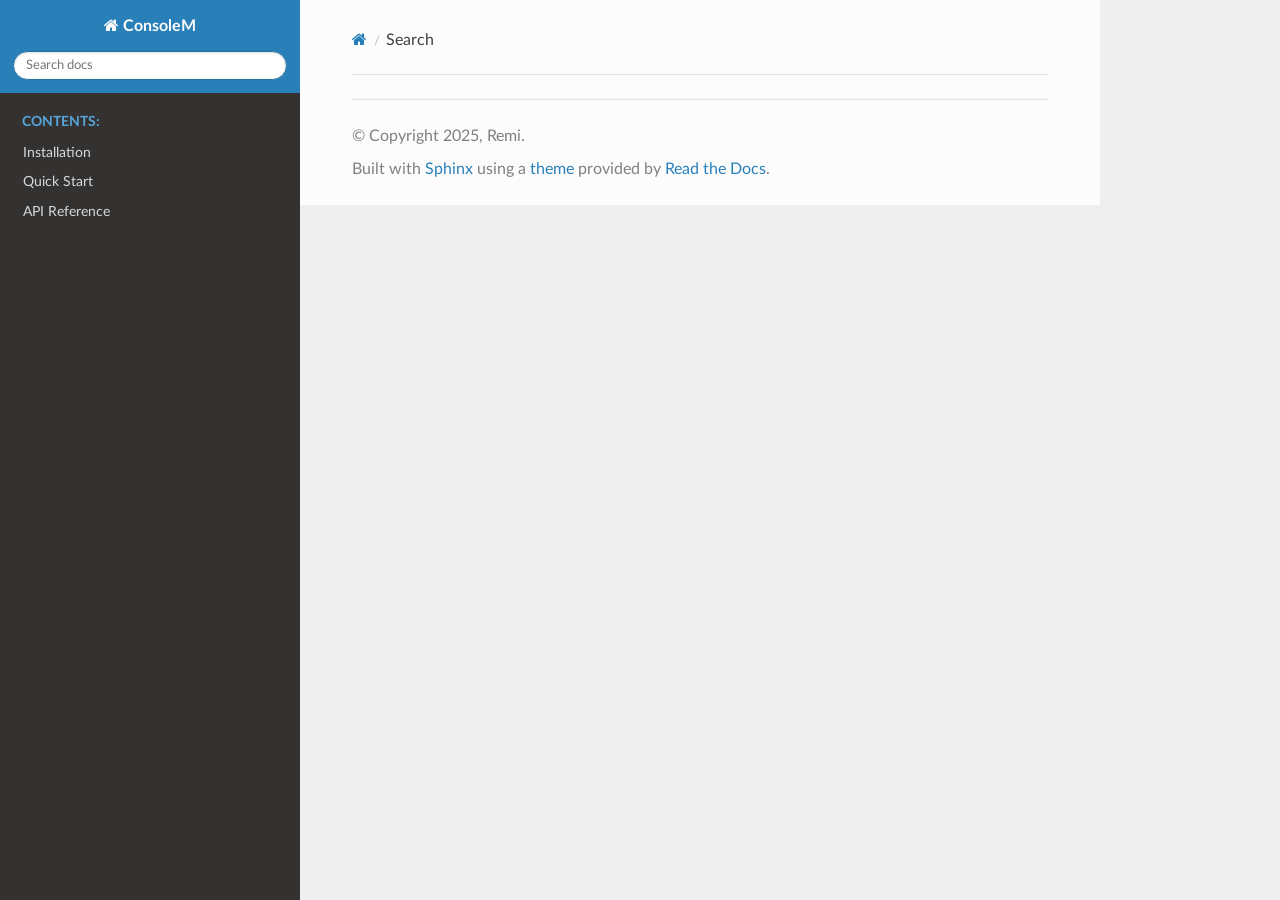
<file: search.html>
<!DOCTYPE html>
<html class="writer-html5" lang="en" data-content_root="./">
<head>
  <meta charset="utf-8" />
  <meta name="viewport" content="width=device-width, initial-scale=1.0" />
  <title>Search &mdash; ConsoleM 0.1.10 documentation</title>
      <link rel="stylesheet" type="text/css" href="_static/pygments.css?v=d1102ebc" />
      <link rel="stylesheet" type="text/css" href="_static/css/theme.css?v=e59714d7" />

  
    
      <script src="_static/jquery.js?v=5d32c60e"></script>
      <script src="_static/_sphinx_javascript_frameworks_compat.js?v=2cd50e6c"></script>
      <script src="_static/documentation_options.js?v=01f34227"></script>
      <script src="_static/doctools.js?v=9bcbadda"></script>
      <script src="_static/sphinx_highlight.js?v=dc90522c"></script>
    <script src="_static/js/theme.js"></script>
    <script src="_static/searchtools.js"></script>
    <script src="_static/language_data.js"></script>
    <link rel="index" title="Index" href="genindex.html" />
    <link rel="search" title="Search" href="#" /> 
</head>

<body class="wy-body-for-nav"> 
  <div class="wy-grid-for-nav">
    <nav data-toggle="wy-nav-shift" class="wy-nav-side">
      <div class="wy-side-scroll">
        <div class="wy-side-nav-search" >

          
          
          <a href="index.html" class="icon icon-home">
            ConsoleM
          </a>
<div role="search">
  <form id="rtd-search-form" class="wy-form" action="#" method="get">
    <input type="text" name="q" placeholder="Search docs" aria-label="Search docs" />
    <input type="hidden" name="check_keywords" value="yes" />
    <input type="hidden" name="area" value="default" />
  </form>
</div>
        </div><div class="wy-menu wy-menu-vertical" data-spy="affix" role="navigation" aria-label="Navigation menu">
              <p class="caption" role="heading"><span class="caption-text">Contents:</span></p>
<ul>
<li class="toctree-l1"><a class="reference internal" href="installation.html">Installation</a></li>
<li class="toctree-l1"><a class="reference internal" href="quickstart.html">Quick Start</a></li>
<li class="toctree-l1"><a class="reference internal" href="api/index.html">API Reference</a></li>
</ul>

        </div>
      </div>
    </nav>

    <section data-toggle="wy-nav-shift" class="wy-nav-content-wrap"><nav class="wy-nav-top" aria-label="Mobile navigation menu" >
          <i data-toggle="wy-nav-top" class="fa fa-bars"></i>
          <a href="index.html">ConsoleM</a>
      </nav>

      <div class="wy-nav-content">
        <div class="rst-content">
          <div role="navigation" aria-label="Page navigation">
  <ul class="wy-breadcrumbs">
      <li><a href="index.html" class="icon icon-home" aria-label="Home"></a></li>
      <li class="breadcrumb-item active">Search</li>
      <li class="wy-breadcrumbs-aside">
      </li>
  </ul>
  <hr/>
</div>
          <div role="main" class="document" itemscope="itemscope" itemtype="http://schema.org/Article">
           <div itemprop="articleBody">
             
  <noscript>
  <div id="fallback" class="admonition warning">
    <p class="last">
      Please activate JavaScript to enable the search functionality.
    </p>
  </div>
  </noscript>

  
  <div id="search-results">
  
  </div>

           </div>
          </div>
          <footer>

  <hr/>

  <div role="contentinfo">
    <p>&#169; Copyright 2025, Remi.</p>
  </div>

  Built with <a href="https://www.sphinx-doc.org/">Sphinx</a> using a
    <a href="https://github.com/readthedocs/sphinx_rtd_theme">theme</a>
    provided by <a href="https://readthedocs.org">Read the Docs</a>.
   

</footer>
        </div>
      </div>
    </section>
  </div>
  <script>
      jQuery(function () {
          SphinxRtdTheme.Navigation.enable(true);
      });
  </script>
  <script>
    jQuery(function() { Search.loadIndex("searchindex.js"); });
  </script>
  
  <script id="searchindexloader"></script>
   


</body>
</html>
</file>
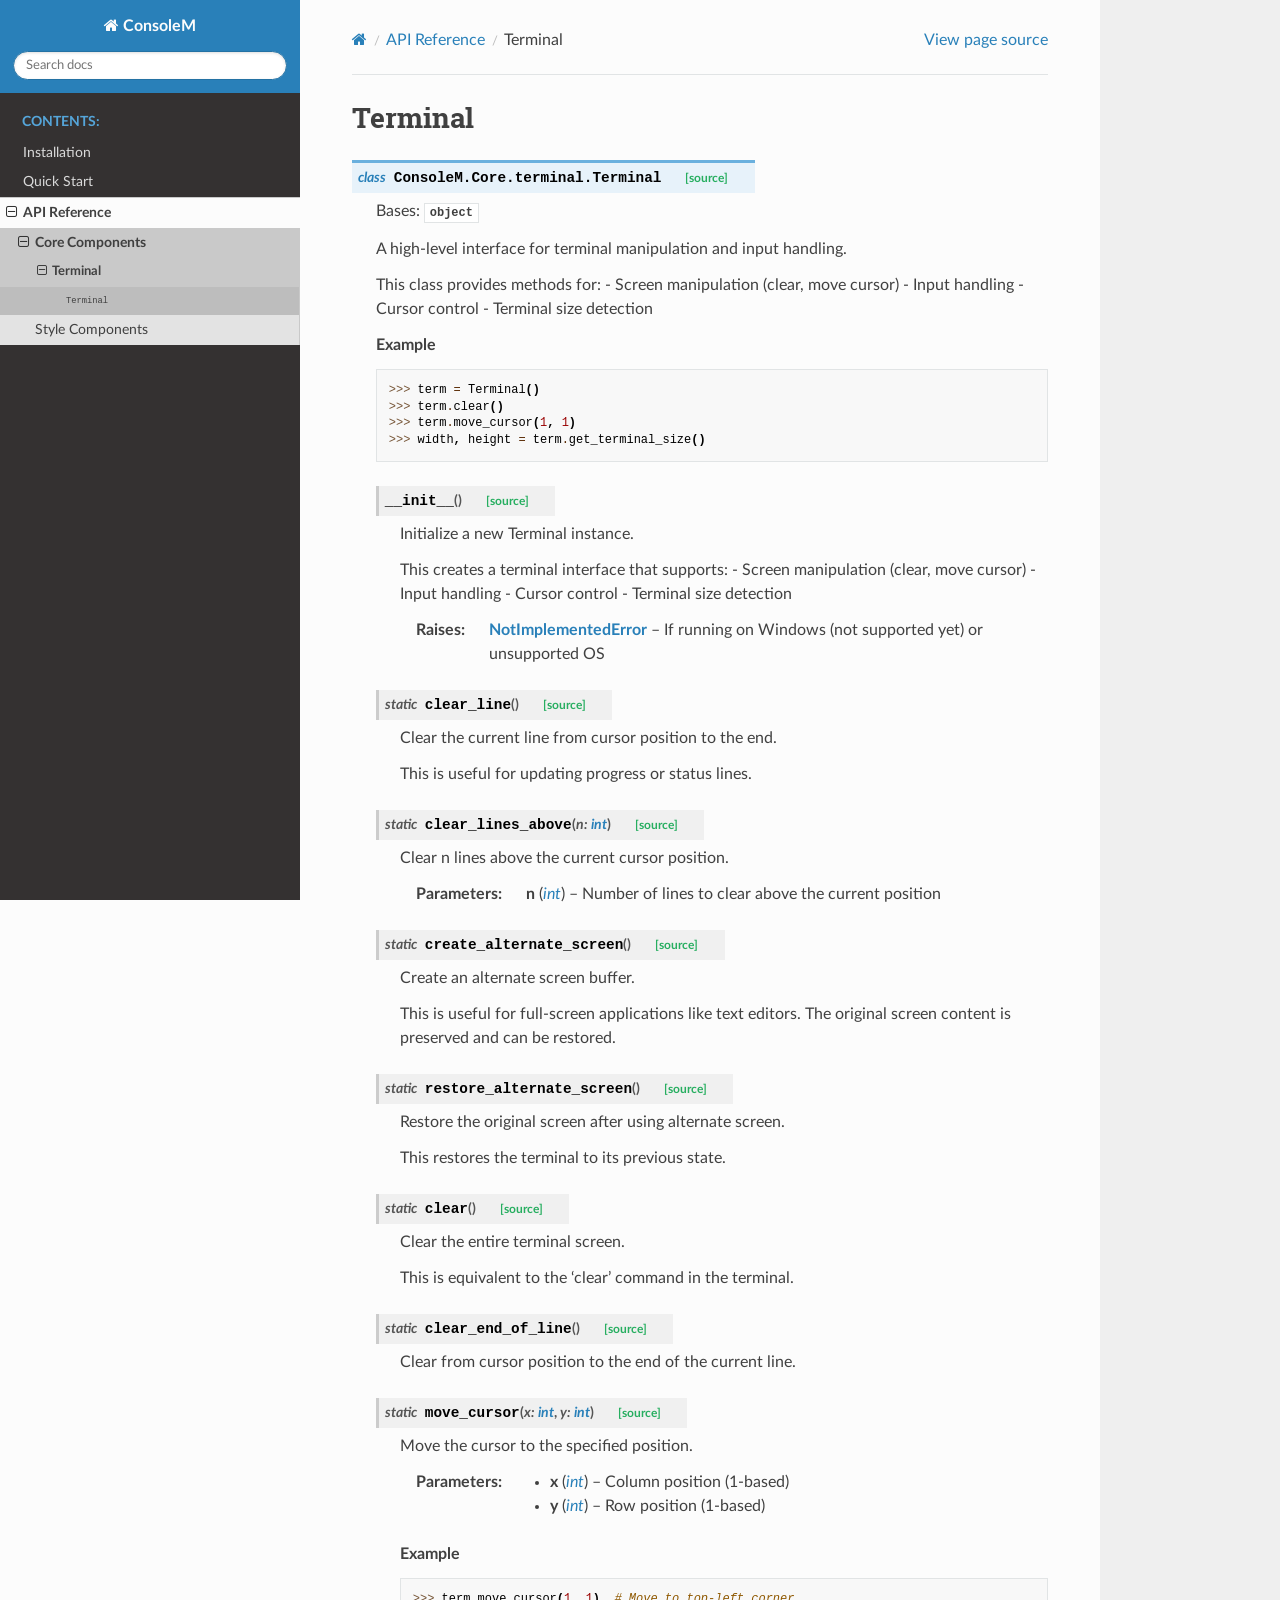
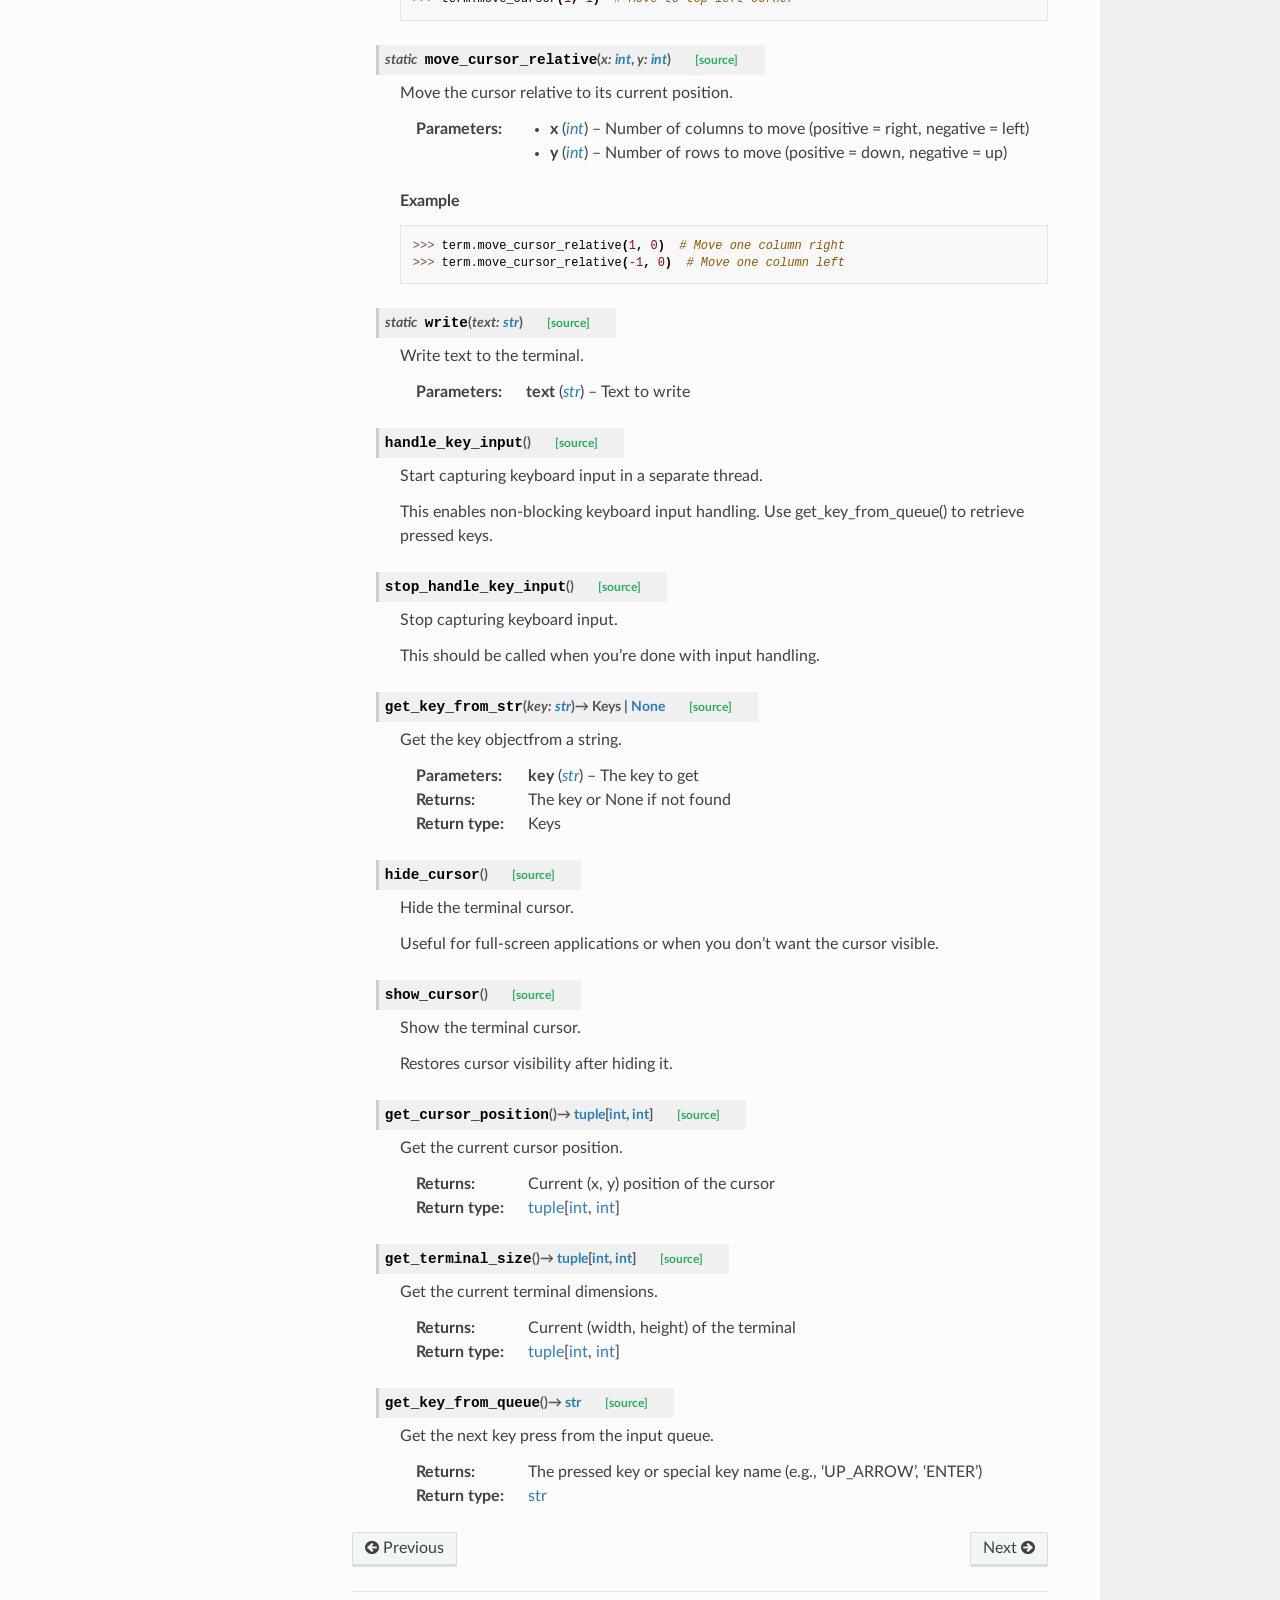
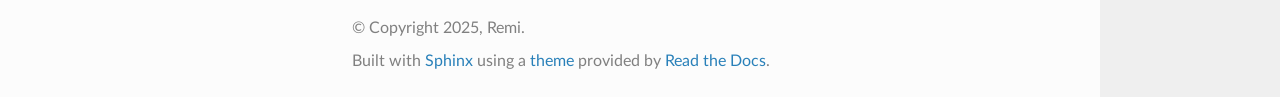
<file: api/core/terminal.html>
<!DOCTYPE html>
<html class="writer-html5" lang="en" data-content_root="../../">
<head>
  <meta charset="utf-8" /><meta name="viewport" content="width=device-width, initial-scale=1" />

  <meta name="viewport" content="width=device-width, initial-scale=1.0" />
  <title>Terminal &mdash; ConsoleM 0.1.10 documentation</title>
      <link rel="stylesheet" type="text/css" href="../../_static/pygments.css?v=d1102ebc" />
      <link rel="stylesheet" type="text/css" href="../../_static/css/theme.css?v=e59714d7" />

  
      <script src="../../_static/jquery.js?v=5d32c60e"></script>
      <script src="../../_static/_sphinx_javascript_frameworks_compat.js?v=2cd50e6c"></script>
      <script src="../../_static/documentation_options.js?v=01f34227"></script>
      <script src="../../_static/doctools.js?v=9bcbadda"></script>
      <script src="../../_static/sphinx_highlight.js?v=dc90522c"></script>
    <script src="../../_static/js/theme.js"></script>
    <link rel="index" title="Index" href="../../genindex.html" />
    <link rel="search" title="Search" href="../../search.html" />
    <link rel="next" title="Text Styling" href="../style/text.html" />
    <link rel="prev" title="API Reference" href="../index.html" /> 
</head>

<body class="wy-body-for-nav"> 
  <div class="wy-grid-for-nav">
    <nav data-toggle="wy-nav-shift" class="wy-nav-side">
      <div class="wy-side-scroll">
        <div class="wy-side-nav-search" >

          
          
          <a href="../../index.html" class="icon icon-home">
            ConsoleM
          </a>
<div role="search">
  <form id="rtd-search-form" class="wy-form" action="../../search.html" method="get">
    <input type="text" name="q" placeholder="Search docs" aria-label="Search docs" />
    <input type="hidden" name="check_keywords" value="yes" />
    <input type="hidden" name="area" value="default" />
  </form>
</div>
        </div><div class="wy-menu wy-menu-vertical" data-spy="affix" role="navigation" aria-label="Navigation menu">
              <p class="caption" role="heading"><span class="caption-text">Contents:</span></p>
<ul class="current">
<li class="toctree-l1"><a class="reference internal" href="../../installation.html">Installation</a></li>
<li class="toctree-l1"><a class="reference internal" href="../../quickstart.html">Quick Start</a></li>
<li class="toctree-l1 current"><a class="reference internal" href="../index.html">API Reference</a><ul class="current">
<li class="toctree-l2 current"><a class="reference internal" href="../index.html#core-components">Core Components</a><ul class="current">
<li class="toctree-l3 current"><a class="current reference internal" href="#">Terminal</a><ul>
<li class="toctree-l4"><a class="reference internal" href="#ConsoleM.Core.terminal.Terminal"><code class="docutils literal notranslate"><span class="pre">Terminal</span></code></a></li>
</ul>
</li>
</ul>
</li>
<li class="toctree-l2"><a class="reference internal" href="../index.html#style-components">Style Components</a></li>
</ul>
</li>
</ul>

        </div>
      </div>
    </nav>

    <section data-toggle="wy-nav-shift" class="wy-nav-content-wrap"><nav class="wy-nav-top" aria-label="Mobile navigation menu" >
          <i data-toggle="wy-nav-top" class="fa fa-bars"></i>
          <a href="../../index.html">ConsoleM</a>
      </nav>

      <div class="wy-nav-content">
        <div class="rst-content">
          <div role="navigation" aria-label="Page navigation">
  <ul class="wy-breadcrumbs">
      <li><a href="../../index.html" class="icon icon-home" aria-label="Home"></a></li>
          <li class="breadcrumb-item"><a href="../index.html">API Reference</a></li>
      <li class="breadcrumb-item active">Terminal</li>
      <li class="wy-breadcrumbs-aside">
            <a href="../../_sources/api/core/terminal.rst.txt" rel="nofollow"> View page source</a>
      </li>
  </ul>
  <hr/>
</div>
          <div role="main" class="document" itemscope="itemscope" itemtype="http://schema.org/Article">
           <div itemprop="articleBody">
             
  <section id="module-ConsoleM.Core.terminal">
<span id="terminal"></span><h1>Terminal<a class="headerlink" href="#module-ConsoleM.Core.terminal" title="Link to this heading"></a></h1>
<dl class="py class">
<dt class="sig sig-object py" id="ConsoleM.Core.terminal.Terminal">
<em class="property"><span class="pre">class</span><span class="w"> </span></em><span class="sig-prename descclassname"><span class="pre">ConsoleM.Core.terminal.</span></span><span class="sig-name descname"><span class="pre">Terminal</span></span><a class="reference internal" href="../../_modules/ConsoleM/Core/terminal.html#Terminal"><span class="viewcode-link"><span class="pre">[source]</span></span></a><a class="headerlink" href="#ConsoleM.Core.terminal.Terminal" title="Link to this definition"></a></dt>
<dd><p>Bases: <a class="reference external" href="https://docs.python.org/3/library/functions.html#object" title="(in Python v3.13)"><code class="xref py py-class docutils literal notranslate"><span class="pre">object</span></code></a></p>
<p>A high-level interface for terminal manipulation and input handling.</p>
<p>This class provides methods for:
- Screen manipulation (clear, move cursor)
- Input handling
- Cursor control
- Terminal size detection</p>
<p class="rubric">Example</p>
<div class="doctest highlight-default notranslate"><div class="highlight"><pre><span></span><span class="gp">&gt;&gt;&gt; </span><span class="n">term</span> <span class="o">=</span> <span class="n">Terminal</span><span class="p">()</span>
<span class="gp">&gt;&gt;&gt; </span><span class="n">term</span><span class="o">.</span><span class="n">clear</span><span class="p">()</span>
<span class="gp">&gt;&gt;&gt; </span><span class="n">term</span><span class="o">.</span><span class="n">move_cursor</span><span class="p">(</span><span class="mi">1</span><span class="p">,</span> <span class="mi">1</span><span class="p">)</span>
<span class="gp">&gt;&gt;&gt; </span><span class="n">width</span><span class="p">,</span> <span class="n">height</span> <span class="o">=</span> <span class="n">term</span><span class="o">.</span><span class="n">get_terminal_size</span><span class="p">()</span>
</pre></div>
</div>
<dl class="py method">
<dt class="sig sig-object py" id="ConsoleM.Core.terminal.Terminal.__init__">
<span class="sig-name descname"><span class="pre">__init__</span></span><span class="sig-paren">(</span><span class="sig-paren">)</span><a class="reference internal" href="../../_modules/ConsoleM/Core/terminal.html#Terminal.__init__"><span class="viewcode-link"><span class="pre">[source]</span></span></a><a class="headerlink" href="#ConsoleM.Core.terminal.Terminal.__init__" title="Link to this definition"></a></dt>
<dd><p>Initialize a new Terminal instance.</p>
<p>This creates a terminal interface that supports:
- Screen manipulation (clear, move cursor)
- Input handling
- Cursor control
- Terminal size detection</p>
<dl class="field-list simple">
<dt class="field-odd">Raises<span class="colon">:</span></dt>
<dd class="field-odd"><p><a class="reference external" href="https://docs.python.org/3/library/exceptions.html#NotImplementedError" title="(in Python v3.13)"><strong>NotImplementedError</strong></a> – If running on Windows (not supported yet) or unsupported OS</p>
</dd>
</dl>
</dd></dl>

<dl class="py method">
<dt class="sig sig-object py" id="ConsoleM.Core.terminal.Terminal.clear_line">
<em class="property"><span class="pre">static</span><span class="w"> </span></em><span class="sig-name descname"><span class="pre">clear_line</span></span><span class="sig-paren">(</span><span class="sig-paren">)</span><a class="reference internal" href="../../_modules/ConsoleM/Core/terminal.html#Terminal.clear_line"><span class="viewcode-link"><span class="pre">[source]</span></span></a><a class="headerlink" href="#ConsoleM.Core.terminal.Terminal.clear_line" title="Link to this definition"></a></dt>
<dd><p>Clear the current line from cursor position to the end.</p>
<p>This is useful for updating progress or status lines.</p>
</dd></dl>

<dl class="py method">
<dt class="sig sig-object py" id="ConsoleM.Core.terminal.Terminal.clear_lines_above">
<em class="property"><span class="pre">static</span><span class="w"> </span></em><span class="sig-name descname"><span class="pre">clear_lines_above</span></span><span class="sig-paren">(</span><em class="sig-param"><span class="n"><span class="pre">n</span></span><span class="p"><span class="pre">:</span></span><span class="w"> </span><span class="n"><a class="reference external" href="https://docs.python.org/3/library/functions.html#int" title="(in Python v3.13)"><span class="pre">int</span></a></span></em><span class="sig-paren">)</span><a class="reference internal" href="../../_modules/ConsoleM/Core/terminal.html#Terminal.clear_lines_above"><span class="viewcode-link"><span class="pre">[source]</span></span></a><a class="headerlink" href="#ConsoleM.Core.terminal.Terminal.clear_lines_above" title="Link to this definition"></a></dt>
<dd><p>Clear n lines above the current cursor position.</p>
<dl class="field-list simple">
<dt class="field-odd">Parameters<span class="colon">:</span></dt>
<dd class="field-odd"><p><strong>n</strong> (<a class="reference external" href="https://docs.python.org/3/library/functions.html#int" title="(in Python v3.13)"><em>int</em></a>) – Number of lines to clear above the current position</p>
</dd>
</dl>
</dd></dl>

<dl class="py method">
<dt class="sig sig-object py" id="ConsoleM.Core.terminal.Terminal.create_alternate_screen">
<em class="property"><span class="pre">static</span><span class="w"> </span></em><span class="sig-name descname"><span class="pre">create_alternate_screen</span></span><span class="sig-paren">(</span><span class="sig-paren">)</span><a class="reference internal" href="../../_modules/ConsoleM/Core/terminal.html#Terminal.create_alternate_screen"><span class="viewcode-link"><span class="pre">[source]</span></span></a><a class="headerlink" href="#ConsoleM.Core.terminal.Terminal.create_alternate_screen" title="Link to this definition"></a></dt>
<dd><p>Create an alternate screen buffer.</p>
<p>This is useful for full-screen applications like text editors.
The original screen content is preserved and can be restored.</p>
</dd></dl>

<dl class="py method">
<dt class="sig sig-object py" id="ConsoleM.Core.terminal.Terminal.restore_alternate_screen">
<em class="property"><span class="pre">static</span><span class="w"> </span></em><span class="sig-name descname"><span class="pre">restore_alternate_screen</span></span><span class="sig-paren">(</span><span class="sig-paren">)</span><a class="reference internal" href="../../_modules/ConsoleM/Core/terminal.html#Terminal.restore_alternate_screen"><span class="viewcode-link"><span class="pre">[source]</span></span></a><a class="headerlink" href="#ConsoleM.Core.terminal.Terminal.restore_alternate_screen" title="Link to this definition"></a></dt>
<dd><p>Restore the original screen after using alternate screen.</p>
<p>This restores the terminal to its previous state.</p>
</dd></dl>

<dl class="py method">
<dt class="sig sig-object py" id="ConsoleM.Core.terminal.Terminal.clear">
<em class="property"><span class="pre">static</span><span class="w"> </span></em><span class="sig-name descname"><span class="pre">clear</span></span><span class="sig-paren">(</span><span class="sig-paren">)</span><a class="reference internal" href="../../_modules/ConsoleM/Core/terminal.html#Terminal.clear"><span class="viewcode-link"><span class="pre">[source]</span></span></a><a class="headerlink" href="#ConsoleM.Core.terminal.Terminal.clear" title="Link to this definition"></a></dt>
<dd><p>Clear the entire terminal screen.</p>
<p>This is equivalent to the ‘clear’ command in the terminal.</p>
</dd></dl>

<dl class="py method">
<dt class="sig sig-object py" id="ConsoleM.Core.terminal.Terminal.clear_end_of_line">
<em class="property"><span class="pre">static</span><span class="w"> </span></em><span class="sig-name descname"><span class="pre">clear_end_of_line</span></span><span class="sig-paren">(</span><span class="sig-paren">)</span><a class="reference internal" href="../../_modules/ConsoleM/Core/terminal.html#Terminal.clear_end_of_line"><span class="viewcode-link"><span class="pre">[source]</span></span></a><a class="headerlink" href="#ConsoleM.Core.terminal.Terminal.clear_end_of_line" title="Link to this definition"></a></dt>
<dd><p>Clear from cursor position to the end of the current line.</p>
</dd></dl>

<dl class="py method">
<dt class="sig sig-object py" id="ConsoleM.Core.terminal.Terminal.move_cursor">
<em class="property"><span class="pre">static</span><span class="w"> </span></em><span class="sig-name descname"><span class="pre">move_cursor</span></span><span class="sig-paren">(</span><em class="sig-param"><span class="n"><span class="pre">x</span></span><span class="p"><span class="pre">:</span></span><span class="w"> </span><span class="n"><a class="reference external" href="https://docs.python.org/3/library/functions.html#int" title="(in Python v3.13)"><span class="pre">int</span></a></span></em>, <em class="sig-param"><span class="n"><span class="pre">y</span></span><span class="p"><span class="pre">:</span></span><span class="w"> </span><span class="n"><a class="reference external" href="https://docs.python.org/3/library/functions.html#int" title="(in Python v3.13)"><span class="pre">int</span></a></span></em><span class="sig-paren">)</span><a class="reference internal" href="../../_modules/ConsoleM/Core/terminal.html#Terminal.move_cursor"><span class="viewcode-link"><span class="pre">[source]</span></span></a><a class="headerlink" href="#ConsoleM.Core.terminal.Terminal.move_cursor" title="Link to this definition"></a></dt>
<dd><p>Move the cursor to the specified position.</p>
<dl class="field-list simple">
<dt class="field-odd">Parameters<span class="colon">:</span></dt>
<dd class="field-odd"><ul class="simple">
<li><p><strong>x</strong> (<a class="reference external" href="https://docs.python.org/3/library/functions.html#int" title="(in Python v3.13)"><em>int</em></a>) – Column position (1-based)</p></li>
<li><p><strong>y</strong> (<a class="reference external" href="https://docs.python.org/3/library/functions.html#int" title="(in Python v3.13)"><em>int</em></a>) – Row position (1-based)</p></li>
</ul>
</dd>
</dl>
<p class="rubric">Example</p>
<div class="doctest highlight-default notranslate"><div class="highlight"><pre><span></span><span class="gp">&gt;&gt;&gt; </span><span class="n">term</span><span class="o">.</span><span class="n">move_cursor</span><span class="p">(</span><span class="mi">1</span><span class="p">,</span> <span class="mi">1</span><span class="p">)</span>  <span class="c1"># Move to top-left corner</span>
</pre></div>
</div>
</dd></dl>

<dl class="py method">
<dt class="sig sig-object py" id="ConsoleM.Core.terminal.Terminal.move_cursor_relative">
<em class="property"><span class="pre">static</span><span class="w"> </span></em><span class="sig-name descname"><span class="pre">move_cursor_relative</span></span><span class="sig-paren">(</span><em class="sig-param"><span class="n"><span class="pre">x</span></span><span class="p"><span class="pre">:</span></span><span class="w"> </span><span class="n"><a class="reference external" href="https://docs.python.org/3/library/functions.html#int" title="(in Python v3.13)"><span class="pre">int</span></a></span></em>, <em class="sig-param"><span class="n"><span class="pre">y</span></span><span class="p"><span class="pre">:</span></span><span class="w"> </span><span class="n"><a class="reference external" href="https://docs.python.org/3/library/functions.html#int" title="(in Python v3.13)"><span class="pre">int</span></a></span></em><span class="sig-paren">)</span><a class="reference internal" href="../../_modules/ConsoleM/Core/terminal.html#Terminal.move_cursor_relative"><span class="viewcode-link"><span class="pre">[source]</span></span></a><a class="headerlink" href="#ConsoleM.Core.terminal.Terminal.move_cursor_relative" title="Link to this definition"></a></dt>
<dd><p>Move the cursor relative to its current position.</p>
<dl class="field-list simple">
<dt class="field-odd">Parameters<span class="colon">:</span></dt>
<dd class="field-odd"><ul class="simple">
<li><p><strong>x</strong> (<a class="reference external" href="https://docs.python.org/3/library/functions.html#int" title="(in Python v3.13)"><em>int</em></a>) – Number of columns to move (positive = right, negative = left)</p></li>
<li><p><strong>y</strong> (<a class="reference external" href="https://docs.python.org/3/library/functions.html#int" title="(in Python v3.13)"><em>int</em></a>) – Number of rows to move (positive = down, negative = up)</p></li>
</ul>
</dd>
</dl>
<p class="rubric">Example</p>
<div class="doctest highlight-default notranslate"><div class="highlight"><pre><span></span><span class="gp">&gt;&gt;&gt; </span><span class="n">term</span><span class="o">.</span><span class="n">move_cursor_relative</span><span class="p">(</span><span class="mi">1</span><span class="p">,</span> <span class="mi">0</span><span class="p">)</span>  <span class="c1"># Move one column right</span>
<span class="gp">&gt;&gt;&gt; </span><span class="n">term</span><span class="o">.</span><span class="n">move_cursor_relative</span><span class="p">(</span><span class="o">-</span><span class="mi">1</span><span class="p">,</span> <span class="mi">0</span><span class="p">)</span>  <span class="c1"># Move one column left</span>
</pre></div>
</div>
</dd></dl>

<dl class="py method">
<dt class="sig sig-object py" id="ConsoleM.Core.terminal.Terminal.write">
<em class="property"><span class="pre">static</span><span class="w"> </span></em><span class="sig-name descname"><span class="pre">write</span></span><span class="sig-paren">(</span><em class="sig-param"><span class="n"><span class="pre">text</span></span><span class="p"><span class="pre">:</span></span><span class="w"> </span><span class="n"><a class="reference external" href="https://docs.python.org/3/library/stdtypes.html#str" title="(in Python v3.13)"><span class="pre">str</span></a></span></em><span class="sig-paren">)</span><a class="reference internal" href="../../_modules/ConsoleM/Core/terminal.html#Terminal.write"><span class="viewcode-link"><span class="pre">[source]</span></span></a><a class="headerlink" href="#ConsoleM.Core.terminal.Terminal.write" title="Link to this definition"></a></dt>
<dd><p>Write text to the terminal.</p>
<dl class="field-list simple">
<dt class="field-odd">Parameters<span class="colon">:</span></dt>
<dd class="field-odd"><p><strong>text</strong> (<a class="reference external" href="https://docs.python.org/3/library/stdtypes.html#str" title="(in Python v3.13)"><em>str</em></a>) – Text to write</p>
</dd>
</dl>
</dd></dl>

<dl class="py method">
<dt class="sig sig-object py" id="ConsoleM.Core.terminal.Terminal.handle_key_input">
<span class="sig-name descname"><span class="pre">handle_key_input</span></span><span class="sig-paren">(</span><span class="sig-paren">)</span><a class="reference internal" href="../../_modules/ConsoleM/Core/terminal.html#Terminal.handle_key_input"><span class="viewcode-link"><span class="pre">[source]</span></span></a><a class="headerlink" href="#ConsoleM.Core.terminal.Terminal.handle_key_input" title="Link to this definition"></a></dt>
<dd><p>Start capturing keyboard input in a separate thread.</p>
<p>This enables non-blocking keyboard input handling.
Use get_key_from_queue() to retrieve pressed keys.</p>
</dd></dl>

<dl class="py method">
<dt class="sig sig-object py" id="ConsoleM.Core.terminal.Terminal.stop_handle_key_input">
<span class="sig-name descname"><span class="pre">stop_handle_key_input</span></span><span class="sig-paren">(</span><span class="sig-paren">)</span><a class="reference internal" href="../../_modules/ConsoleM/Core/terminal.html#Terminal.stop_handle_key_input"><span class="viewcode-link"><span class="pre">[source]</span></span></a><a class="headerlink" href="#ConsoleM.Core.terminal.Terminal.stop_handle_key_input" title="Link to this definition"></a></dt>
<dd><p>Stop capturing keyboard input.</p>
<p>This should be called when you’re done with input handling.</p>
</dd></dl>

<dl class="py method">
<dt class="sig sig-object py" id="ConsoleM.Core.terminal.Terminal.get_key_from_str">
<span class="sig-name descname"><span class="pre">get_key_from_str</span></span><span class="sig-paren">(</span><em class="sig-param"><span class="n"><span class="pre">key</span></span><span class="p"><span class="pre">:</span></span><span class="w"> </span><span class="n"><a class="reference external" href="https://docs.python.org/3/library/stdtypes.html#str" title="(in Python v3.13)"><span class="pre">str</span></a></span></em><span class="sig-paren">)</span> <span class="sig-return"><span class="sig-return-icon">&#x2192;</span> <span class="sig-return-typehint"><span class="pre">Keys</span><span class="w"> </span><span class="p"><span class="pre">|</span></span><span class="w"> </span><a class="reference external" href="https://docs.python.org/3/library/constants.html#None" title="(in Python v3.13)"><span class="pre">None</span></a></span></span><a class="reference internal" href="../../_modules/ConsoleM/Core/terminal.html#Terminal.get_key_from_str"><span class="viewcode-link"><span class="pre">[source]</span></span></a><a class="headerlink" href="#ConsoleM.Core.terminal.Terminal.get_key_from_str" title="Link to this definition"></a></dt>
<dd><p>Get the key objectfrom a string.</p>
<dl class="field-list simple">
<dt class="field-odd">Parameters<span class="colon">:</span></dt>
<dd class="field-odd"><p><strong>key</strong> (<a class="reference external" href="https://docs.python.org/3/library/stdtypes.html#str" title="(in Python v3.13)"><em>str</em></a>) – The key to get</p>
</dd>
<dt class="field-even">Returns<span class="colon">:</span></dt>
<dd class="field-even"><p>The key or None if not found</p>
</dd>
<dt class="field-odd">Return type<span class="colon">:</span></dt>
<dd class="field-odd"><p>Keys</p>
</dd>
</dl>
</dd></dl>

<dl class="py method">
<dt class="sig sig-object py" id="ConsoleM.Core.terminal.Terminal.hide_cursor">
<span class="sig-name descname"><span class="pre">hide_cursor</span></span><span class="sig-paren">(</span><span class="sig-paren">)</span><a class="reference internal" href="../../_modules/ConsoleM/Core/terminal.html#Terminal.hide_cursor"><span class="viewcode-link"><span class="pre">[source]</span></span></a><a class="headerlink" href="#ConsoleM.Core.terminal.Terminal.hide_cursor" title="Link to this definition"></a></dt>
<dd><p>Hide the terminal cursor.</p>
<p>Useful for full-screen applications or when you don’t want the cursor visible.</p>
</dd></dl>

<dl class="py method">
<dt class="sig sig-object py" id="ConsoleM.Core.terminal.Terminal.show_cursor">
<span class="sig-name descname"><span class="pre">show_cursor</span></span><span class="sig-paren">(</span><span class="sig-paren">)</span><a class="reference internal" href="../../_modules/ConsoleM/Core/terminal.html#Terminal.show_cursor"><span class="viewcode-link"><span class="pre">[source]</span></span></a><a class="headerlink" href="#ConsoleM.Core.terminal.Terminal.show_cursor" title="Link to this definition"></a></dt>
<dd><p>Show the terminal cursor.</p>
<p>Restores cursor visibility after hiding it.</p>
</dd></dl>

<dl class="py method">
<dt class="sig sig-object py" id="ConsoleM.Core.terminal.Terminal.get_cursor_position">
<span class="sig-name descname"><span class="pre">get_cursor_position</span></span><span class="sig-paren">(</span><span class="sig-paren">)</span> <span class="sig-return"><span class="sig-return-icon">&#x2192;</span> <span class="sig-return-typehint"><a class="reference external" href="https://docs.python.org/3/library/stdtypes.html#tuple" title="(in Python v3.13)"><span class="pre">tuple</span></a><span class="p"><span class="pre">[</span></span><a class="reference external" href="https://docs.python.org/3/library/functions.html#int" title="(in Python v3.13)"><span class="pre">int</span></a><span class="p"><span class="pre">,</span></span><span class="w"> </span><a class="reference external" href="https://docs.python.org/3/library/functions.html#int" title="(in Python v3.13)"><span class="pre">int</span></a><span class="p"><span class="pre">]</span></span></span></span><a class="reference internal" href="../../_modules/ConsoleM/Core/terminal.html#Terminal.get_cursor_position"><span class="viewcode-link"><span class="pre">[source]</span></span></a><a class="headerlink" href="#ConsoleM.Core.terminal.Terminal.get_cursor_position" title="Link to this definition"></a></dt>
<dd><p>Get the current cursor position.</p>
<dl class="field-list simple">
<dt class="field-odd">Returns<span class="colon">:</span></dt>
<dd class="field-odd"><p>Current (x, y) position of the cursor</p>
</dd>
<dt class="field-even">Return type<span class="colon">:</span></dt>
<dd class="field-even"><p><a class="reference external" href="https://docs.python.org/3/library/stdtypes.html#tuple" title="(in Python v3.13)">tuple</a>[<a class="reference external" href="https://docs.python.org/3/library/functions.html#int" title="(in Python v3.13)">int</a>, <a class="reference external" href="https://docs.python.org/3/library/functions.html#int" title="(in Python v3.13)">int</a>]</p>
</dd>
</dl>
</dd></dl>

<dl class="py method">
<dt class="sig sig-object py" id="ConsoleM.Core.terminal.Terminal.get_terminal_size">
<span class="sig-name descname"><span class="pre">get_terminal_size</span></span><span class="sig-paren">(</span><span class="sig-paren">)</span> <span class="sig-return"><span class="sig-return-icon">&#x2192;</span> <span class="sig-return-typehint"><a class="reference external" href="https://docs.python.org/3/library/stdtypes.html#tuple" title="(in Python v3.13)"><span class="pre">tuple</span></a><span class="p"><span class="pre">[</span></span><a class="reference external" href="https://docs.python.org/3/library/functions.html#int" title="(in Python v3.13)"><span class="pre">int</span></a><span class="p"><span class="pre">,</span></span><span class="w"> </span><a class="reference external" href="https://docs.python.org/3/library/functions.html#int" title="(in Python v3.13)"><span class="pre">int</span></a><span class="p"><span class="pre">]</span></span></span></span><a class="reference internal" href="../../_modules/ConsoleM/Core/terminal.html#Terminal.get_terminal_size"><span class="viewcode-link"><span class="pre">[source]</span></span></a><a class="headerlink" href="#ConsoleM.Core.terminal.Terminal.get_terminal_size" title="Link to this definition"></a></dt>
<dd><p>Get the current terminal dimensions.</p>
<dl class="field-list simple">
<dt class="field-odd">Returns<span class="colon">:</span></dt>
<dd class="field-odd"><p>Current (width, height) of the terminal</p>
</dd>
<dt class="field-even">Return type<span class="colon">:</span></dt>
<dd class="field-even"><p><a class="reference external" href="https://docs.python.org/3/library/stdtypes.html#tuple" title="(in Python v3.13)">tuple</a>[<a class="reference external" href="https://docs.python.org/3/library/functions.html#int" title="(in Python v3.13)">int</a>, <a class="reference external" href="https://docs.python.org/3/library/functions.html#int" title="(in Python v3.13)">int</a>]</p>
</dd>
</dl>
</dd></dl>

<dl class="py method">
<dt class="sig sig-object py" id="ConsoleM.Core.terminal.Terminal.get_key_from_queue">
<span class="sig-name descname"><span class="pre">get_key_from_queue</span></span><span class="sig-paren">(</span><span class="sig-paren">)</span> <span class="sig-return"><span class="sig-return-icon">&#x2192;</span> <span class="sig-return-typehint"><a class="reference external" href="https://docs.python.org/3/library/stdtypes.html#str" title="(in Python v3.13)"><span class="pre">str</span></a></span></span><a class="reference internal" href="../../_modules/ConsoleM/Core/terminal.html#Terminal.get_key_from_queue"><span class="viewcode-link"><span class="pre">[source]</span></span></a><a class="headerlink" href="#ConsoleM.Core.terminal.Terminal.get_key_from_queue" title="Link to this definition"></a></dt>
<dd><p>Get the next key press from the input queue.</p>
<dl class="field-list simple">
<dt class="field-odd">Returns<span class="colon">:</span></dt>
<dd class="field-odd"><p>The pressed key or special key name (e.g., ‘UP_ARROW’, ‘ENTER’)</p>
</dd>
<dt class="field-even">Return type<span class="colon">:</span></dt>
<dd class="field-even"><p><a class="reference external" href="https://docs.python.org/3/library/stdtypes.html#str" title="(in Python v3.13)">str</a></p>
</dd>
</dl>
</dd></dl>

</dd></dl>

</section>


           </div>
          </div>
          <footer><div class="rst-footer-buttons" role="navigation" aria-label="Footer">
        <a href="../index.html" class="btn btn-neutral float-left" title="API Reference" accesskey="p" rel="prev"><span class="fa fa-arrow-circle-left" aria-hidden="true"></span> Previous</a>
        <a href="../style/text.html" class="btn btn-neutral float-right" title="Text Styling" accesskey="n" rel="next">Next <span class="fa fa-arrow-circle-right" aria-hidden="true"></span></a>
    </div>

  <hr/>

  <div role="contentinfo">
    <p>&#169; Copyright 2025, Remi.</p>
  </div>

  Built with <a href="https://www.sphinx-doc.org/">Sphinx</a> using a
    <a href="https://github.com/readthedocs/sphinx_rtd_theme">theme</a>
    provided by <a href="https://readthedocs.org">Read the Docs</a>.
   

</footer>
        </div>
      </div>
    </section>
  </div>
  <script>
      jQuery(function () {
          SphinxRtdTheme.Navigation.enable(true);
      });
  </script> 

</body>
</html>
</file>
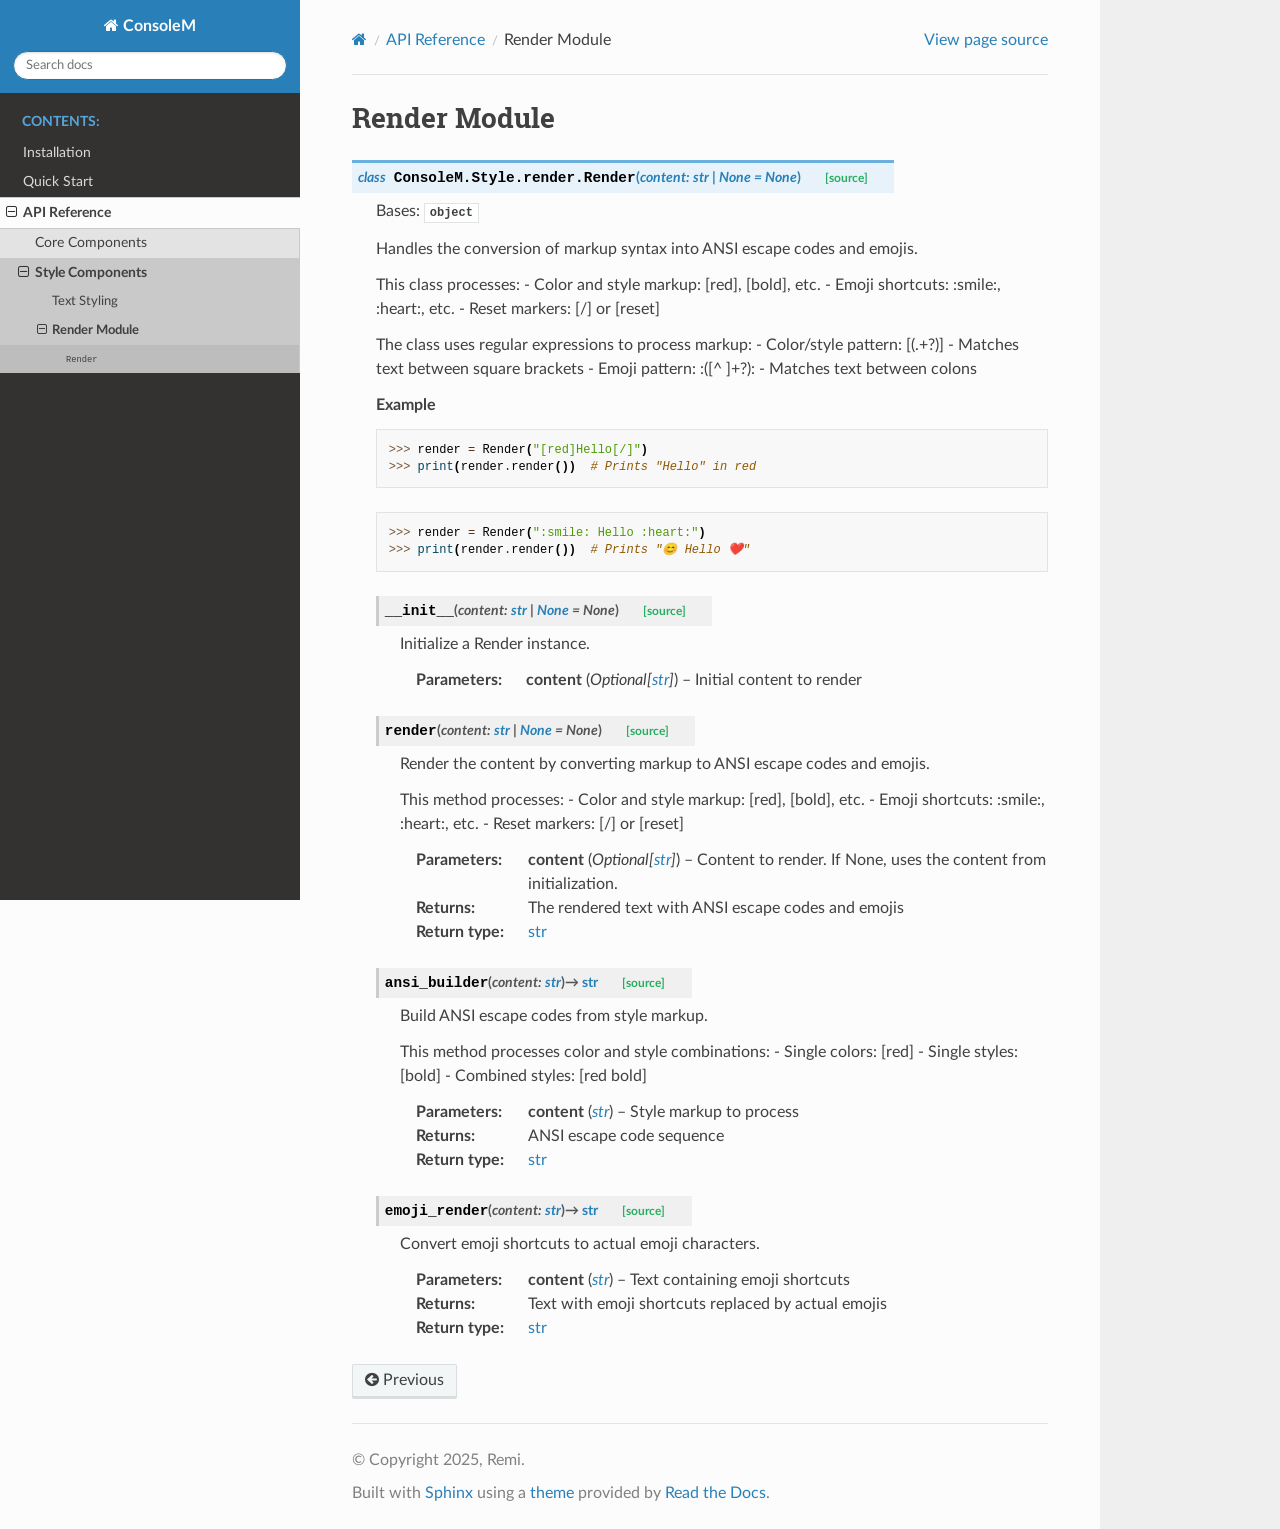
<file: api/style/render.html>
<!DOCTYPE html>
<html class="writer-html5" lang="en" data-content_root="../../">
<head>
  <meta charset="utf-8" /><meta name="viewport" content="width=device-width, initial-scale=1" />

  <meta name="viewport" content="width=device-width, initial-scale=1.0" />
  <title>Render Module &mdash; ConsoleM 0.1.10 documentation</title>
      <link rel="stylesheet" type="text/css" href="../../_static/pygments.css?v=d1102ebc" />
      <link rel="stylesheet" type="text/css" href="../../_static/css/theme.css?v=e59714d7" />

  
      <script src="../../_static/jquery.js?v=5d32c60e"></script>
      <script src="../../_static/_sphinx_javascript_frameworks_compat.js?v=2cd50e6c"></script>
      <script src="../../_static/documentation_options.js?v=01f34227"></script>
      <script src="../../_static/doctools.js?v=9bcbadda"></script>
      <script src="../../_static/sphinx_highlight.js?v=dc90522c"></script>
    <script src="../../_static/js/theme.js"></script>
    <link rel="index" title="Index" href="../../genindex.html" />
    <link rel="search" title="Search" href="../../search.html" />
    <link rel="prev" title="Text Styling" href="text.html" /> 
</head>

<body class="wy-body-for-nav"> 
  <div class="wy-grid-for-nav">
    <nav data-toggle="wy-nav-shift" class="wy-nav-side">
      <div class="wy-side-scroll">
        <div class="wy-side-nav-search" >

          
          
          <a href="../../index.html" class="icon icon-home">
            ConsoleM
          </a>
<div role="search">
  <form id="rtd-search-form" class="wy-form" action="../../search.html" method="get">
    <input type="text" name="q" placeholder="Search docs" aria-label="Search docs" />
    <input type="hidden" name="check_keywords" value="yes" />
    <input type="hidden" name="area" value="default" />
  </form>
</div>
        </div><div class="wy-menu wy-menu-vertical" data-spy="affix" role="navigation" aria-label="Navigation menu">
              <p class="caption" role="heading"><span class="caption-text">Contents:</span></p>
<ul class="current">
<li class="toctree-l1"><a class="reference internal" href="../../installation.html">Installation</a></li>
<li class="toctree-l1"><a class="reference internal" href="../../quickstart.html">Quick Start</a></li>
<li class="toctree-l1 current"><a class="reference internal" href="../index.html">API Reference</a><ul class="current">
<li class="toctree-l2"><a class="reference internal" href="../index.html#core-components">Core Components</a></li>
<li class="toctree-l2 current"><a class="reference internal" href="../index.html#style-components">Style Components</a><ul class="current">
<li class="toctree-l3"><a class="reference internal" href="text.html">Text Styling</a></li>
<li class="toctree-l3 current"><a class="current reference internal" href="#">Render Module</a><ul>
<li class="toctree-l4"><a class="reference internal" href="#ConsoleM.Style.render.Render"><code class="docutils literal notranslate"><span class="pre">Render</span></code></a></li>
</ul>
</li>
</ul>
</li>
</ul>
</li>
</ul>

        </div>
      </div>
    </nav>

    <section data-toggle="wy-nav-shift" class="wy-nav-content-wrap"><nav class="wy-nav-top" aria-label="Mobile navigation menu" >
          <i data-toggle="wy-nav-top" class="fa fa-bars"></i>
          <a href="../../index.html">ConsoleM</a>
      </nav>

      <div class="wy-nav-content">
        <div class="rst-content">
          <div role="navigation" aria-label="Page navigation">
  <ul class="wy-breadcrumbs">
      <li><a href="../../index.html" class="icon icon-home" aria-label="Home"></a></li>
          <li class="breadcrumb-item"><a href="../index.html">API Reference</a></li>
      <li class="breadcrumb-item active">Render Module</li>
      <li class="wy-breadcrumbs-aside">
            <a href="../../_sources/api/style/render.rst.txt" rel="nofollow"> View page source</a>
      </li>
  </ul>
  <hr/>
</div>
          <div role="main" class="document" itemscope="itemscope" itemtype="http://schema.org/Article">
           <div itemprop="articleBody">
             
  <section id="module-ConsoleM.Style.render">
<span id="render-module"></span><h1>Render Module<a class="headerlink" href="#module-ConsoleM.Style.render" title="Link to this heading"></a></h1>
<dl class="py class">
<dt class="sig sig-object py" id="ConsoleM.Style.render.Render">
<em class="property"><span class="pre">class</span><span class="w"> </span></em><span class="sig-prename descclassname"><span class="pre">ConsoleM.Style.render.</span></span><span class="sig-name descname"><span class="pre">Render</span></span><span class="sig-paren">(</span><em class="sig-param"><span class="n"><span class="pre">content</span></span><span class="p"><span class="pre">:</span></span><span class="w"> </span><span class="n"><a class="reference external" href="https://docs.python.org/3/library/stdtypes.html#str" title="(in Python v3.13)"><span class="pre">str</span></a><span class="w"> </span><span class="p"><span class="pre">|</span></span><span class="w"> </span><a class="reference external" href="https://docs.python.org/3/library/constants.html#None" title="(in Python v3.13)"><span class="pre">None</span></a></span><span class="w"> </span><span class="o"><span class="pre">=</span></span><span class="w"> </span><span class="default_value"><span class="pre">None</span></span></em><span class="sig-paren">)</span><a class="reference internal" href="../../_modules/ConsoleM/Style/render.html#Render"><span class="viewcode-link"><span class="pre">[source]</span></span></a><a class="headerlink" href="#ConsoleM.Style.render.Render" title="Link to this definition"></a></dt>
<dd><p>Bases: <a class="reference external" href="https://docs.python.org/3/library/functions.html#object" title="(in Python v3.13)"><code class="xref py py-class docutils literal notranslate"><span class="pre">object</span></code></a></p>
<p>Handles the conversion of markup syntax into ANSI escape codes and emojis.</p>
<p>This class processes:
- Color and style markup: [red], [bold], etc.
- Emoji shortcuts: :smile:, :heart:, etc.
- Reset markers: [/] or [reset]</p>
<p>The class uses regular expressions to process markup:
- Color/style pattern: [(.+?)] - Matches text between square brackets
- Emoji pattern: :([^ ]+?): - Matches text between colons</p>
<p class="rubric">Example</p>
<div class="doctest highlight-default notranslate"><div class="highlight"><pre><span></span><span class="gp">&gt;&gt;&gt; </span><span class="n">render</span> <span class="o">=</span> <span class="n">Render</span><span class="p">(</span><span class="s2">&quot;[red]Hello[/]&quot;</span><span class="p">)</span>
<span class="gp">&gt;&gt;&gt; </span><span class="nb">print</span><span class="p">(</span><span class="n">render</span><span class="o">.</span><span class="n">render</span><span class="p">())</span>  <span class="c1"># Prints &quot;Hello&quot; in red</span>
</pre></div>
</div>
<div class="doctest highlight-default notranslate"><div class="highlight"><pre><span></span><span class="gp">&gt;&gt;&gt; </span><span class="n">render</span> <span class="o">=</span> <span class="n">Render</span><span class="p">(</span><span class="s2">&quot;:smile: Hello :heart:&quot;</span><span class="p">)</span>
<span class="gp">&gt;&gt;&gt; </span><span class="nb">print</span><span class="p">(</span><span class="n">render</span><span class="o">.</span><span class="n">render</span><span class="p">())</span>  <span class="c1"># Prints &quot;😊 Hello ❤️&quot;</span>
</pre></div>
</div>
<dl class="py method">
<dt class="sig sig-object py" id="ConsoleM.Style.render.Render.__init__">
<span class="sig-name descname"><span class="pre">__init__</span></span><span class="sig-paren">(</span><em class="sig-param"><span class="n"><span class="pre">content</span></span><span class="p"><span class="pre">:</span></span><span class="w"> </span><span class="n"><a class="reference external" href="https://docs.python.org/3/library/stdtypes.html#str" title="(in Python v3.13)"><span class="pre">str</span></a><span class="w"> </span><span class="p"><span class="pre">|</span></span><span class="w"> </span><a class="reference external" href="https://docs.python.org/3/library/constants.html#None" title="(in Python v3.13)"><span class="pre">None</span></a></span><span class="w"> </span><span class="o"><span class="pre">=</span></span><span class="w"> </span><span class="default_value"><span class="pre">None</span></span></em><span class="sig-paren">)</span><a class="reference internal" href="../../_modules/ConsoleM/Style/render.html#Render.__init__"><span class="viewcode-link"><span class="pre">[source]</span></span></a><a class="headerlink" href="#ConsoleM.Style.render.Render.__init__" title="Link to this definition"></a></dt>
<dd><p>Initialize a Render instance.</p>
<dl class="field-list simple">
<dt class="field-odd">Parameters<span class="colon">:</span></dt>
<dd class="field-odd"><p><strong>content</strong> (<em>Optional</em><em>[</em><a class="reference external" href="https://docs.python.org/3/library/stdtypes.html#str" title="(in Python v3.13)"><em>str</em></a><em>]</em>) – Initial content to render</p>
</dd>
</dl>
</dd></dl>

<dl class="py method">
<dt class="sig sig-object py" id="ConsoleM.Style.render.Render.render">
<span class="sig-name descname"><span class="pre">render</span></span><span class="sig-paren">(</span><em class="sig-param"><span class="n"><span class="pre">content</span></span><span class="p"><span class="pre">:</span></span><span class="w"> </span><span class="n"><a class="reference external" href="https://docs.python.org/3/library/stdtypes.html#str" title="(in Python v3.13)"><span class="pre">str</span></a><span class="w"> </span><span class="p"><span class="pre">|</span></span><span class="w"> </span><a class="reference external" href="https://docs.python.org/3/library/constants.html#None" title="(in Python v3.13)"><span class="pre">None</span></a></span><span class="w"> </span><span class="o"><span class="pre">=</span></span><span class="w"> </span><span class="default_value"><span class="pre">None</span></span></em><span class="sig-paren">)</span><a class="reference internal" href="../../_modules/ConsoleM/Style/render.html#Render.render"><span class="viewcode-link"><span class="pre">[source]</span></span></a><a class="headerlink" href="#ConsoleM.Style.render.Render.render" title="Link to this definition"></a></dt>
<dd><p>Render the content by converting markup to ANSI escape codes and emojis.</p>
<p>This method processes:
- Color and style markup: [red], [bold], etc.
- Emoji shortcuts: :smile:, :heart:, etc.
- Reset markers: [/] or [reset]</p>
<dl class="field-list simple">
<dt class="field-odd">Parameters<span class="colon">:</span></dt>
<dd class="field-odd"><p><strong>content</strong> (<em>Optional</em><em>[</em><a class="reference external" href="https://docs.python.org/3/library/stdtypes.html#str" title="(in Python v3.13)"><em>str</em></a><em>]</em>) – Content to render. If None, uses the content from initialization.</p>
</dd>
<dt class="field-even">Returns<span class="colon">:</span></dt>
<dd class="field-even"><p>The rendered text with ANSI escape codes and emojis</p>
</dd>
<dt class="field-odd">Return type<span class="colon">:</span></dt>
<dd class="field-odd"><p><a class="reference external" href="https://docs.python.org/3/library/stdtypes.html#str" title="(in Python v3.13)">str</a></p>
</dd>
</dl>
</dd></dl>

<dl class="py method">
<dt class="sig sig-object py" id="ConsoleM.Style.render.Render.ansi_builder">
<span class="sig-name descname"><span class="pre">ansi_builder</span></span><span class="sig-paren">(</span><em class="sig-param"><span class="n"><span class="pre">content</span></span><span class="p"><span class="pre">:</span></span><span class="w"> </span><span class="n"><a class="reference external" href="https://docs.python.org/3/library/stdtypes.html#str" title="(in Python v3.13)"><span class="pre">str</span></a></span></em><span class="sig-paren">)</span> <span class="sig-return"><span class="sig-return-icon">&#x2192;</span> <span class="sig-return-typehint"><a class="reference external" href="https://docs.python.org/3/library/stdtypes.html#str" title="(in Python v3.13)"><span class="pre">str</span></a></span></span><a class="reference internal" href="../../_modules/ConsoleM/Style/render.html#Render.ansi_builder"><span class="viewcode-link"><span class="pre">[source]</span></span></a><a class="headerlink" href="#ConsoleM.Style.render.Render.ansi_builder" title="Link to this definition"></a></dt>
<dd><p>Build ANSI escape codes from style markup.</p>
<p>This method processes color and style combinations:
- Single colors: [red]
- Single styles: [bold]
- Combined styles: [red bold]</p>
<dl class="field-list simple">
<dt class="field-odd">Parameters<span class="colon">:</span></dt>
<dd class="field-odd"><p><strong>content</strong> (<a class="reference external" href="https://docs.python.org/3/library/stdtypes.html#str" title="(in Python v3.13)"><em>str</em></a>) – Style markup to process</p>
</dd>
<dt class="field-even">Returns<span class="colon">:</span></dt>
<dd class="field-even"><p>ANSI escape code sequence</p>
</dd>
<dt class="field-odd">Return type<span class="colon">:</span></dt>
<dd class="field-odd"><p><a class="reference external" href="https://docs.python.org/3/library/stdtypes.html#str" title="(in Python v3.13)">str</a></p>
</dd>
</dl>
</dd></dl>

<dl class="py method">
<dt class="sig sig-object py" id="ConsoleM.Style.render.Render.emoji_render">
<span class="sig-name descname"><span class="pre">emoji_render</span></span><span class="sig-paren">(</span><em class="sig-param"><span class="n"><span class="pre">content</span></span><span class="p"><span class="pre">:</span></span><span class="w"> </span><span class="n"><a class="reference external" href="https://docs.python.org/3/library/stdtypes.html#str" title="(in Python v3.13)"><span class="pre">str</span></a></span></em><span class="sig-paren">)</span> <span class="sig-return"><span class="sig-return-icon">&#x2192;</span> <span class="sig-return-typehint"><a class="reference external" href="https://docs.python.org/3/library/stdtypes.html#str" title="(in Python v3.13)"><span class="pre">str</span></a></span></span><a class="reference internal" href="../../_modules/ConsoleM/Style/render.html#Render.emoji_render"><span class="viewcode-link"><span class="pre">[source]</span></span></a><a class="headerlink" href="#ConsoleM.Style.render.Render.emoji_render" title="Link to this definition"></a></dt>
<dd><p>Convert emoji shortcuts to actual emoji characters.</p>
<dl class="field-list simple">
<dt class="field-odd">Parameters<span class="colon">:</span></dt>
<dd class="field-odd"><p><strong>content</strong> (<a class="reference external" href="https://docs.python.org/3/library/stdtypes.html#str" title="(in Python v3.13)"><em>str</em></a>) – Text containing emoji shortcuts</p>
</dd>
<dt class="field-even">Returns<span class="colon">:</span></dt>
<dd class="field-even"><p>Text with emoji shortcuts replaced by actual emojis</p>
</dd>
<dt class="field-odd">Return type<span class="colon">:</span></dt>
<dd class="field-odd"><p><a class="reference external" href="https://docs.python.org/3/library/stdtypes.html#str" title="(in Python v3.13)">str</a></p>
</dd>
</dl>
</dd></dl>

</dd></dl>

</section>


           </div>
          </div>
          <footer><div class="rst-footer-buttons" role="navigation" aria-label="Footer">
        <a href="text.html" class="btn btn-neutral float-left" title="Text Styling" accesskey="p" rel="prev"><span class="fa fa-arrow-circle-left" aria-hidden="true"></span> Previous</a>
    </div>

  <hr/>

  <div role="contentinfo">
    <p>&#169; Copyright 2025, Remi.</p>
  </div>

  Built with <a href="https://www.sphinx-doc.org/">Sphinx</a> using a
    <a href="https://github.com/readthedocs/sphinx_rtd_theme">theme</a>
    provided by <a href="https://readthedocs.org">Read the Docs</a>.
   

</footer>
        </div>
      </div>
    </section>
  </div>
  <script>
      jQuery(function () {
          SphinxRtdTheme.Navigation.enable(true);
      });
  </script> 

</body>
</html>
</file>
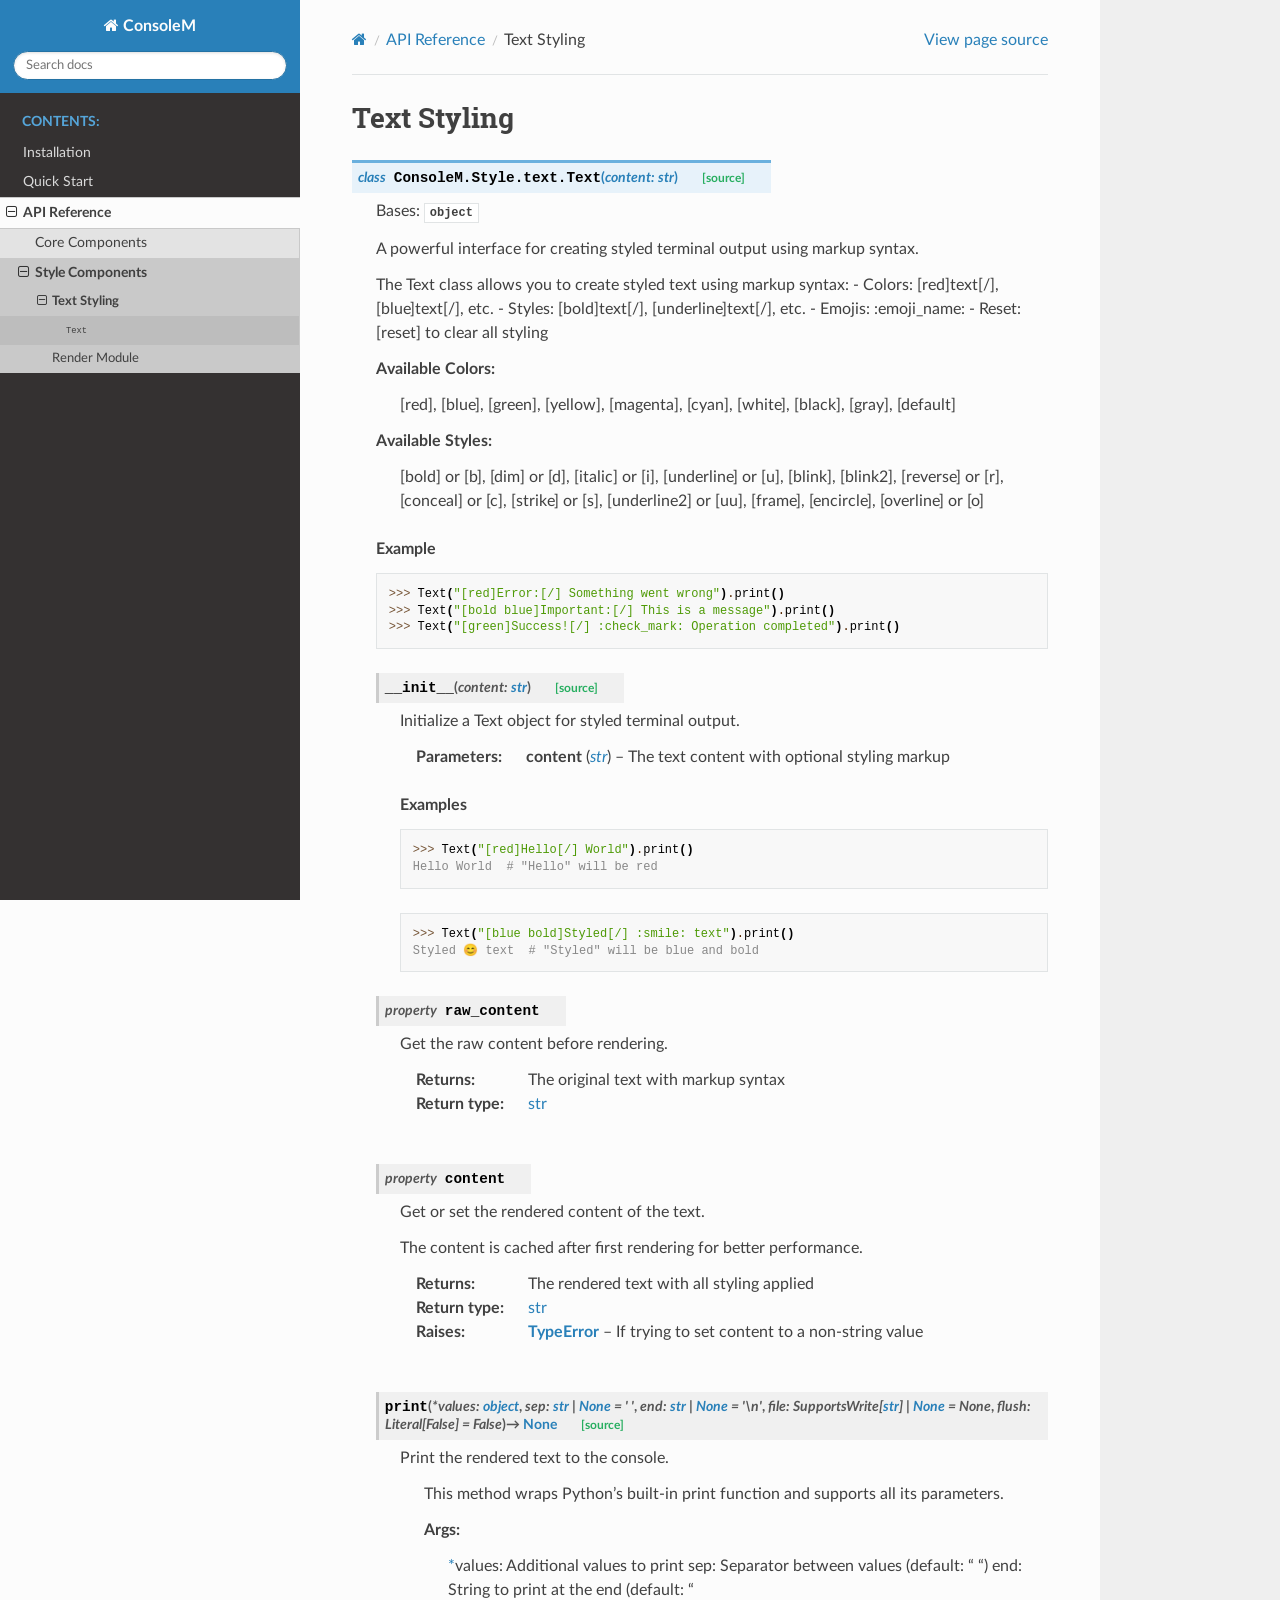
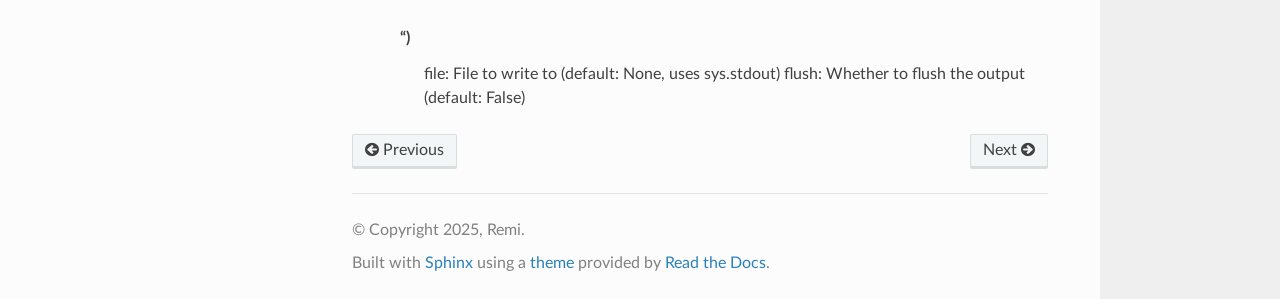
<file: api/style/text.html>
<!DOCTYPE html>
<html class="writer-html5" lang="en" data-content_root="../../">
<head>
  <meta charset="utf-8" /><meta name="viewport" content="width=device-width, initial-scale=1" />

  <meta name="viewport" content="width=device-width, initial-scale=1.0" />
  <title>Text Styling &mdash; ConsoleM 0.1.10 documentation</title>
      <link rel="stylesheet" type="text/css" href="../../_static/pygments.css?v=d1102ebc" />
      <link rel="stylesheet" type="text/css" href="../../_static/css/theme.css?v=e59714d7" />

  
      <script src="../../_static/jquery.js?v=5d32c60e"></script>
      <script src="../../_static/_sphinx_javascript_frameworks_compat.js?v=2cd50e6c"></script>
      <script src="../../_static/documentation_options.js?v=01f34227"></script>
      <script src="../../_static/doctools.js?v=9bcbadda"></script>
      <script src="../../_static/sphinx_highlight.js?v=dc90522c"></script>
    <script src="../../_static/js/theme.js"></script>
    <link rel="index" title="Index" href="../../genindex.html" />
    <link rel="search" title="Search" href="../../search.html" />
    <link rel="next" title="Render Module" href="render.html" />
    <link rel="prev" title="Terminal" href="../core/terminal.html" /> 
</head>

<body class="wy-body-for-nav"> 
  <div class="wy-grid-for-nav">
    <nav data-toggle="wy-nav-shift" class="wy-nav-side">
      <div class="wy-side-scroll">
        <div class="wy-side-nav-search" >

          
          
          <a href="../../index.html" class="icon icon-home">
            ConsoleM
          </a>
<div role="search">
  <form id="rtd-search-form" class="wy-form" action="../../search.html" method="get">
    <input type="text" name="q" placeholder="Search docs" aria-label="Search docs" />
    <input type="hidden" name="check_keywords" value="yes" />
    <input type="hidden" name="area" value="default" />
  </form>
</div>
        </div><div class="wy-menu wy-menu-vertical" data-spy="affix" role="navigation" aria-label="Navigation menu">
              <p class="caption" role="heading"><span class="caption-text">Contents:</span></p>
<ul class="current">
<li class="toctree-l1"><a class="reference internal" href="../../installation.html">Installation</a></li>
<li class="toctree-l1"><a class="reference internal" href="../../quickstart.html">Quick Start</a></li>
<li class="toctree-l1 current"><a class="reference internal" href="../index.html">API Reference</a><ul class="current">
<li class="toctree-l2"><a class="reference internal" href="../index.html#core-components">Core Components</a></li>
<li class="toctree-l2 current"><a class="reference internal" href="../index.html#style-components">Style Components</a><ul class="current">
<li class="toctree-l3 current"><a class="current reference internal" href="#">Text Styling</a><ul>
<li class="toctree-l4"><a class="reference internal" href="#ConsoleM.Style.text.Text"><code class="docutils literal notranslate"><span class="pre">Text</span></code></a></li>
</ul>
</li>
<li class="toctree-l3"><a class="reference internal" href="render.html">Render Module</a></li>
</ul>
</li>
</ul>
</li>
</ul>

        </div>
      </div>
    </nav>

    <section data-toggle="wy-nav-shift" class="wy-nav-content-wrap"><nav class="wy-nav-top" aria-label="Mobile navigation menu" >
          <i data-toggle="wy-nav-top" class="fa fa-bars"></i>
          <a href="../../index.html">ConsoleM</a>
      </nav>

      <div class="wy-nav-content">
        <div class="rst-content">
          <div role="navigation" aria-label="Page navigation">
  <ul class="wy-breadcrumbs">
      <li><a href="../../index.html" class="icon icon-home" aria-label="Home"></a></li>
          <li class="breadcrumb-item"><a href="../index.html">API Reference</a></li>
      <li class="breadcrumb-item active">Text Styling</li>
      <li class="wy-breadcrumbs-aside">
            <a href="../../_sources/api/style/text.rst.txt" rel="nofollow"> View page source</a>
      </li>
  </ul>
  <hr/>
</div>
          <div role="main" class="document" itemscope="itemscope" itemtype="http://schema.org/Article">
           <div itemprop="articleBody">
             
  <section id="text-styling">
<h1>Text Styling<a class="headerlink" href="#text-styling" title="Link to this heading"></a></h1>
<dl class="py class" id="module-ConsoleM.Style.text">
<dt class="sig sig-object py" id="ConsoleM.Style.text.Text">
<em class="property"><span class="pre">class</span><span class="w"> </span></em><span class="sig-prename descclassname"><span class="pre">ConsoleM.Style.text.</span></span><span class="sig-name descname"><span class="pre">Text</span></span><span class="sig-paren">(</span><em class="sig-param"><span class="n"><span class="pre">content</span></span><span class="p"><span class="pre">:</span></span><span class="w"> </span><span class="n"><a class="reference external" href="https://docs.python.org/3/library/stdtypes.html#str" title="(in Python v3.13)"><span class="pre">str</span></a></span></em><span class="sig-paren">)</span><a class="reference internal" href="../../_modules/ConsoleM/Style/text.html#Text"><span class="viewcode-link"><span class="pre">[source]</span></span></a><a class="headerlink" href="#ConsoleM.Style.text.Text" title="Link to this definition"></a></dt>
<dd><p>Bases: <a class="reference external" href="https://docs.python.org/3/library/functions.html#object" title="(in Python v3.13)"><code class="xref py py-class docutils literal notranslate"><span class="pre">object</span></code></a></p>
<p>A powerful interface for creating styled terminal output using markup syntax.</p>
<p>The Text class allows you to create styled text using markup syntax:
- Colors: [red]text[/], [blue]text[/], etc.
- Styles: [bold]text[/], [underline]text[/], etc.
- Emojis: :emoji_name:
- Reset: [reset] to clear all styling</p>
<dl class="simple">
<dt>Available Colors:</dt><dd><p>[red], [blue], [green], [yellow], [magenta], [cyan], [white], [black], [gray], [default]</p>
</dd>
<dt>Available Styles:</dt><dd><p>[bold] or [b], [dim] or [d], [italic] or [i], [underline] or [u],
[blink], [blink2], [reverse] or [r], [conceal] or [c], [strike] or [s],
[underline2] or [uu], [frame], [encircle], [overline] or [o]</p>
</dd>
</dl>
<p class="rubric">Example</p>
<div class="doctest highlight-default notranslate"><div class="highlight"><pre><span></span><span class="gp">&gt;&gt;&gt; </span><span class="n">Text</span><span class="p">(</span><span class="s2">&quot;[red]Error:[/] Something went wrong&quot;</span><span class="p">)</span><span class="o">.</span><span class="n">print</span><span class="p">()</span>
<span class="gp">&gt;&gt;&gt; </span><span class="n">Text</span><span class="p">(</span><span class="s2">&quot;[bold blue]Important:[/] This is a message&quot;</span><span class="p">)</span><span class="o">.</span><span class="n">print</span><span class="p">()</span>
<span class="gp">&gt;&gt;&gt; </span><span class="n">Text</span><span class="p">(</span><span class="s2">&quot;[green]Success![/] :check_mark: Operation completed&quot;</span><span class="p">)</span><span class="o">.</span><span class="n">print</span><span class="p">()</span>
</pre></div>
</div>
<dl class="py method">
<dt class="sig sig-object py" id="ConsoleM.Style.text.Text.__init__">
<span class="sig-name descname"><span class="pre">__init__</span></span><span class="sig-paren">(</span><em class="sig-param"><span class="n"><span class="pre">content</span></span><span class="p"><span class="pre">:</span></span><span class="w"> </span><span class="n"><a class="reference external" href="https://docs.python.org/3/library/stdtypes.html#str" title="(in Python v3.13)"><span class="pre">str</span></a></span></em><span class="sig-paren">)</span><a class="reference internal" href="../../_modules/ConsoleM/Style/text.html#Text.__init__"><span class="viewcode-link"><span class="pre">[source]</span></span></a><a class="headerlink" href="#ConsoleM.Style.text.Text.__init__" title="Link to this definition"></a></dt>
<dd><p>Initialize a Text object for styled terminal output.</p>
<dl class="field-list simple">
<dt class="field-odd">Parameters<span class="colon">:</span></dt>
<dd class="field-odd"><p><strong>content</strong> (<a class="reference external" href="https://docs.python.org/3/library/stdtypes.html#str" title="(in Python v3.13)"><em>str</em></a>) – The text content with optional styling markup</p>
</dd>
</dl>
<p class="rubric">Examples</p>
<div class="doctest highlight-default notranslate"><div class="highlight"><pre><span></span><span class="gp">&gt;&gt;&gt; </span><span class="n">Text</span><span class="p">(</span><span class="s2">&quot;[red]Hello[/] World&quot;</span><span class="p">)</span><span class="o">.</span><span class="n">print</span><span class="p">()</span>
<span class="go">Hello World  # &quot;Hello&quot; will be red</span>
</pre></div>
</div>
<div class="doctest highlight-default notranslate"><div class="highlight"><pre><span></span><span class="gp">&gt;&gt;&gt; </span><span class="n">Text</span><span class="p">(</span><span class="s2">&quot;[blue bold]Styled[/] :smile: text&quot;</span><span class="p">)</span><span class="o">.</span><span class="n">print</span><span class="p">()</span>
<span class="go">Styled 😊 text  # &quot;Styled&quot; will be blue and bold</span>
</pre></div>
</div>
</dd></dl>

<dl class="py property">
<dt class="sig sig-object py" id="ConsoleM.Style.text.Text.raw_content">
<em class="property"><span class="pre">property</span><span class="w"> </span></em><span class="sig-name descname"><span class="pre">raw_content</span></span><a class="headerlink" href="#ConsoleM.Style.text.Text.raw_content" title="Link to this definition"></a></dt>
<dd><p>Get the raw content before rendering.</p>
<dl class="field-list simple">
<dt class="field-odd">Returns<span class="colon">:</span></dt>
<dd class="field-odd"><p>The original text with markup syntax</p>
</dd>
<dt class="field-even">Return type<span class="colon">:</span></dt>
<dd class="field-even"><p><a class="reference external" href="https://docs.python.org/3/library/stdtypes.html#str" title="(in Python v3.13)">str</a></p>
</dd>
</dl>
</dd></dl>

<dl class="py property">
<dt class="sig sig-object py" id="ConsoleM.Style.text.Text.content">
<em class="property"><span class="pre">property</span><span class="w"> </span></em><span class="sig-name descname"><span class="pre">content</span></span><a class="headerlink" href="#ConsoleM.Style.text.Text.content" title="Link to this definition"></a></dt>
<dd><p>Get or set the rendered content of the text.</p>
<p>The content is cached after first rendering for better performance.</p>
<dl class="field-list simple">
<dt class="field-odd">Returns<span class="colon">:</span></dt>
<dd class="field-odd"><p>The rendered text with all styling applied</p>
</dd>
<dt class="field-even">Return type<span class="colon">:</span></dt>
<dd class="field-even"><p><a class="reference external" href="https://docs.python.org/3/library/stdtypes.html#str" title="(in Python v3.13)">str</a></p>
</dd>
<dt class="field-odd">Raises<span class="colon">:</span></dt>
<dd class="field-odd"><p><a class="reference external" href="https://docs.python.org/3/library/exceptions.html#TypeError" title="(in Python v3.13)"><strong>TypeError</strong></a> – If trying to set content to a non-string value</p>
</dd>
</dl>
</dd></dl>

<dl class="py method">
<dt class="sig sig-object py" id="ConsoleM.Style.text.Text.print">
<span class="sig-name descname"><span class="pre">print</span></span><span class="sig-paren">(</span><em class="sig-param"><span class="o"><span class="pre">*</span></span><span class="n"><span class="pre">values</span></span><span class="p"><span class="pre">:</span></span><span class="w"> </span><span class="n"><a class="reference external" href="https://docs.python.org/3/library/functions.html#object" title="(in Python v3.13)"><span class="pre">object</span></a></span></em>, <em class="sig-param"><span class="n"><span class="pre">sep</span></span><span class="p"><span class="pre">:</span></span><span class="w"> </span><span class="n"><a class="reference external" href="https://docs.python.org/3/library/stdtypes.html#str" title="(in Python v3.13)"><span class="pre">str</span></a><span class="w"> </span><span class="p"><span class="pre">|</span></span><span class="w"> </span><a class="reference external" href="https://docs.python.org/3/library/constants.html#None" title="(in Python v3.13)"><span class="pre">None</span></a></span><span class="w"> </span><span class="o"><span class="pre">=</span></span><span class="w"> </span><span class="default_value"><span class="pre">'</span> <span class="pre">'</span></span></em>, <em class="sig-param"><span class="n"><span class="pre">end</span></span><span class="p"><span class="pre">:</span></span><span class="w"> </span><span class="n"><a class="reference external" href="https://docs.python.org/3/library/stdtypes.html#str" title="(in Python v3.13)"><span class="pre">str</span></a><span class="w"> </span><span class="p"><span class="pre">|</span></span><span class="w"> </span><a class="reference external" href="https://docs.python.org/3/library/constants.html#None" title="(in Python v3.13)"><span class="pre">None</span></a></span><span class="w"> </span><span class="o"><span class="pre">=</span></span><span class="w"> </span><span class="default_value"><span class="pre">'\n'</span></span></em>, <em class="sig-param"><span class="n"><span class="pre">file</span></span><span class="p"><span class="pre">:</span></span><span class="w"> </span><span class="n"><span class="pre">SupportsWrite</span><span class="p"><span class="pre">[</span></span><a class="reference external" href="https://docs.python.org/3/library/stdtypes.html#str" title="(in Python v3.13)"><span class="pre">str</span></a><span class="p"><span class="pre">]</span></span><span class="w"> </span><span class="p"><span class="pre">|</span></span><span class="w"> </span><a class="reference external" href="https://docs.python.org/3/library/constants.html#None" title="(in Python v3.13)"><span class="pre">None</span></a></span><span class="w"> </span><span class="o"><span class="pre">=</span></span><span class="w"> </span><span class="default_value"><span class="pre">None</span></span></em>, <em class="sig-param"><span class="n"><span class="pre">flush</span></span><span class="p"><span class="pre">:</span></span><span class="w"> </span><span class="n"><span class="pre">Literal</span><span class="p"><span class="pre">[</span></span><span class="k"><span class="pre">False</span></span><span class="p"><span class="pre">]</span></span></span><span class="w"> </span><span class="o"><span class="pre">=</span></span><span class="w"> </span><span class="default_value"><span class="pre">False</span></span></em><span class="sig-paren">)</span> <span class="sig-return"><span class="sig-return-icon">&#x2192;</span> <span class="sig-return-typehint"><a class="reference external" href="https://docs.python.org/3/library/constants.html#None" title="(in Python v3.13)"><span class="pre">None</span></a></span></span><a class="reference internal" href="../../_modules/ConsoleM/Style/text.html#Text.print"><span class="viewcode-link"><span class="pre">[source]</span></span></a><a class="headerlink" href="#ConsoleM.Style.text.Text.print" title="Link to this definition"></a></dt>
<dd><p>Print the rendered text to the console.</p>
<blockquote>
<div><p>This method wraps Python’s built-in print function and supports all its parameters.</p>
<dl class="simple">
<dt>Args:</dt><dd><p><a href="#id1"><span class="problematic" id="id2">*</span></a>values: Additional values to print
sep: Separator between values (default: “ “)
end: String to print at the end (default: “</p>
</dd>
</dl>
</div></blockquote>
<dl class="simple">
<dt>“)</dt><dd><p>file: File to write to (default: None, uses sys.stdout)
flush: Whether to flush the output (default: False)</p>
</dd>
</dl>
</dd></dl>

</dd></dl>

</section>


           </div>
          </div>
          <footer><div class="rst-footer-buttons" role="navigation" aria-label="Footer">
        <a href="../core/terminal.html" class="btn btn-neutral float-left" title="Terminal" accesskey="p" rel="prev"><span class="fa fa-arrow-circle-left" aria-hidden="true"></span> Previous</a>
        <a href="render.html" class="btn btn-neutral float-right" title="Render Module" accesskey="n" rel="next">Next <span class="fa fa-arrow-circle-right" aria-hidden="true"></span></a>
    </div>

  <hr/>

  <div role="contentinfo">
    <p>&#169; Copyright 2025, Remi.</p>
  </div>

  Built with <a href="https://www.sphinx-doc.org/">Sphinx</a> using a
    <a href="https://github.com/readthedocs/sphinx_rtd_theme">theme</a>
    provided by <a href="https://readthedocs.org">Read the Docs</a>.
   

</footer>
        </div>
      </div>
    </section>
  </div>
  <script>
      jQuery(function () {
          SphinxRtdTheme.Navigation.enable(true);
      });
  </script> 

</body>
</html>
</file>
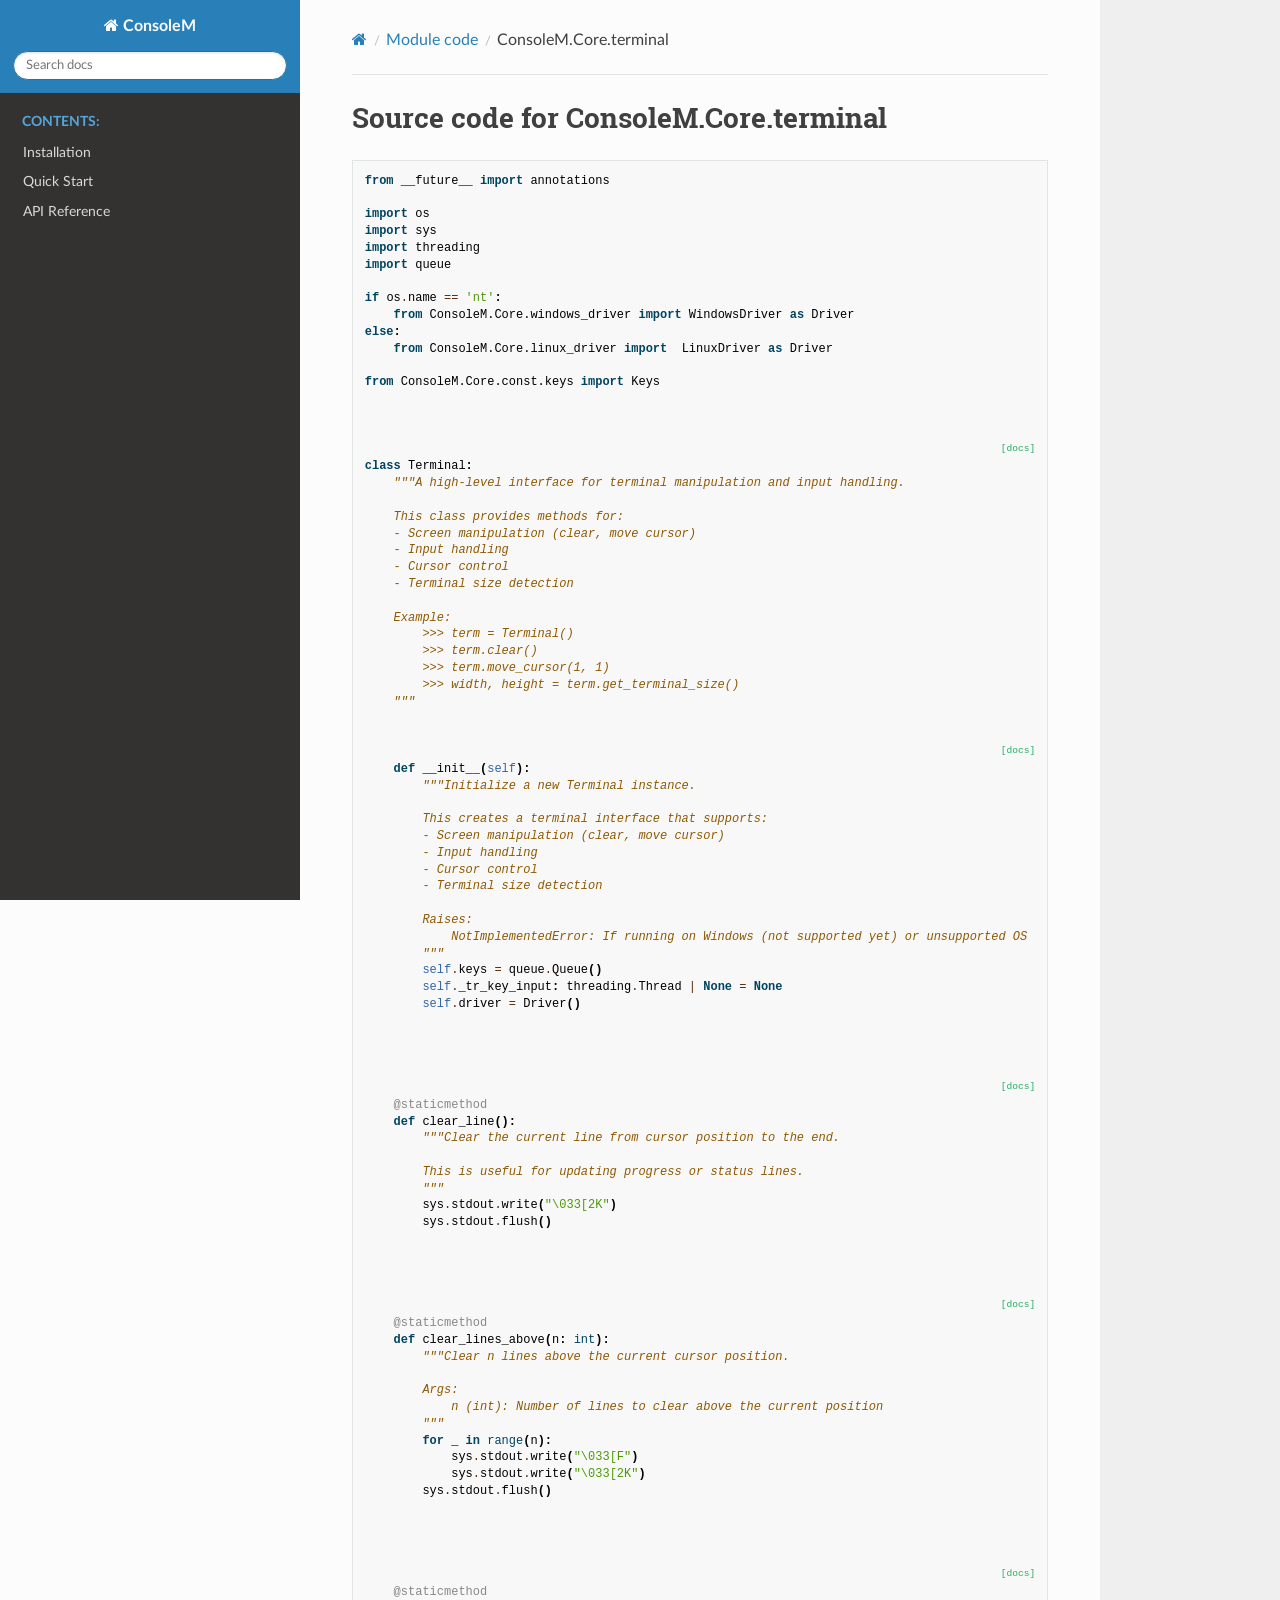
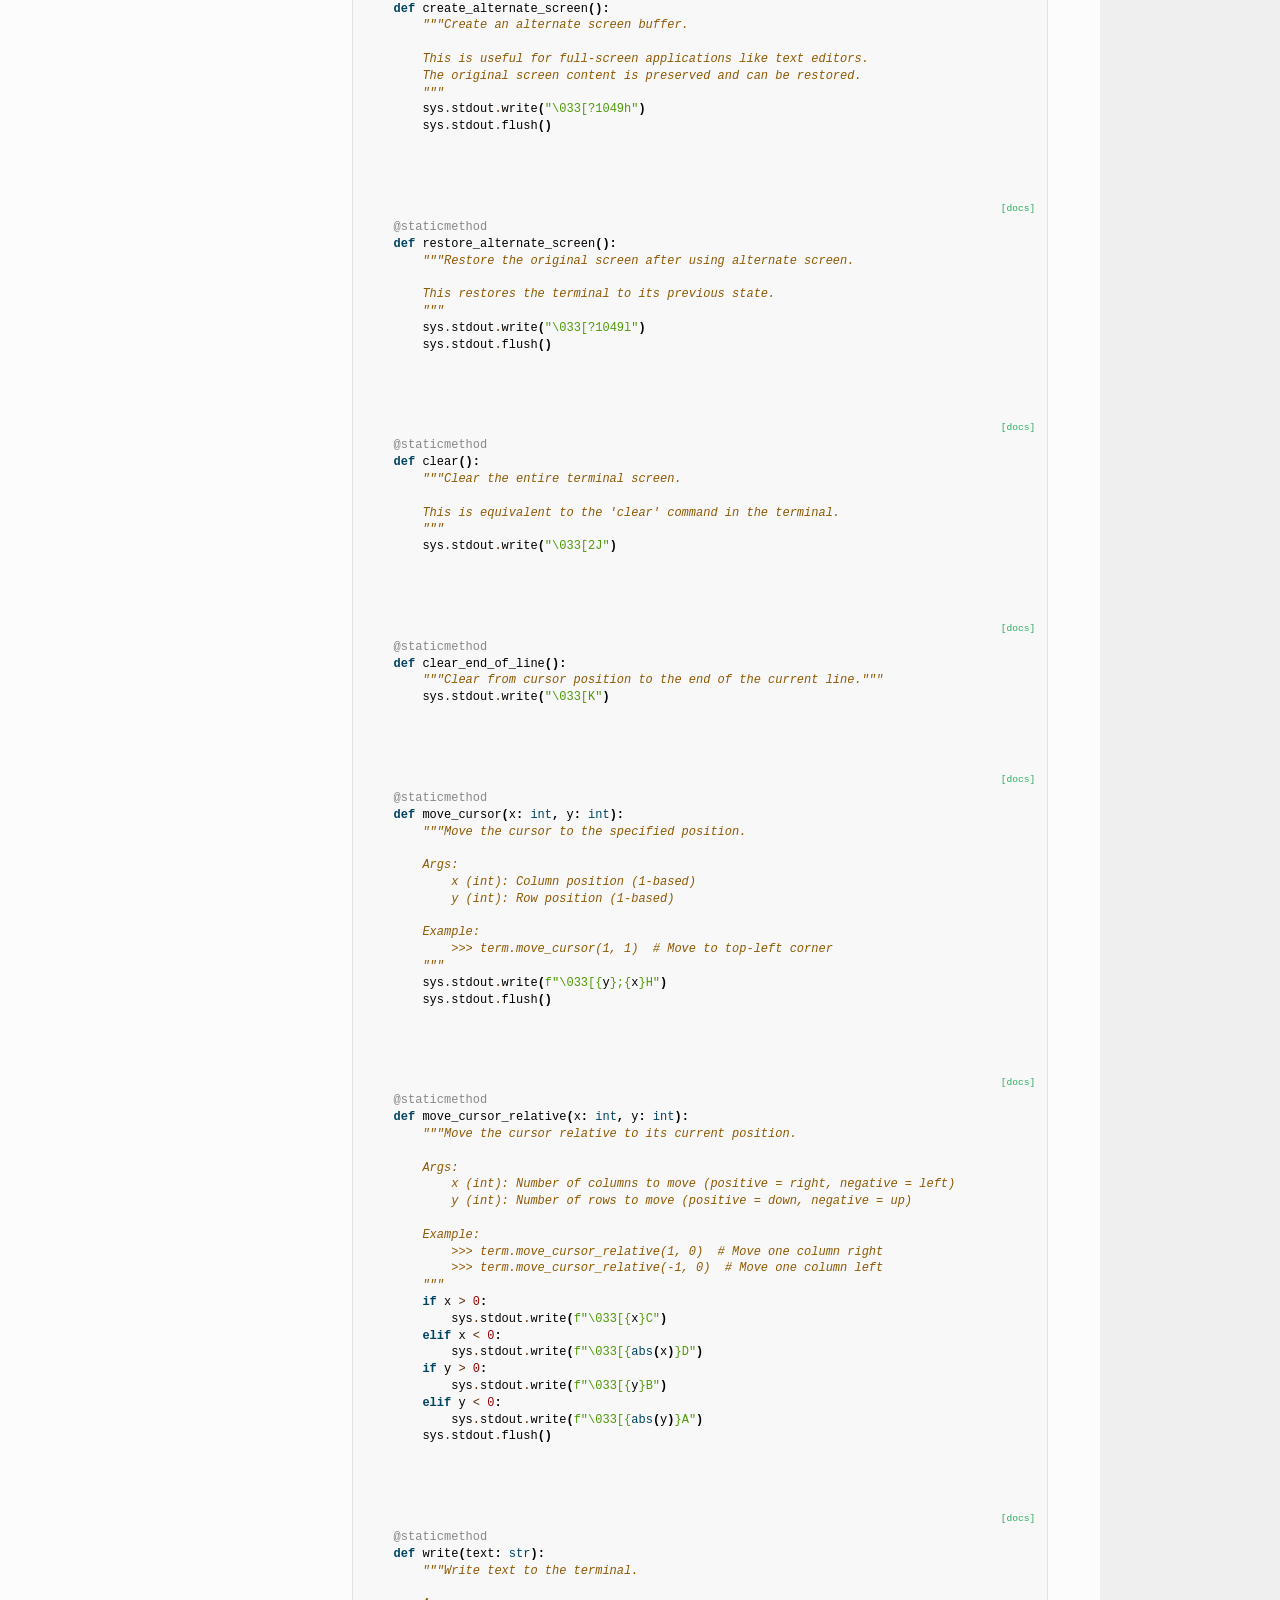
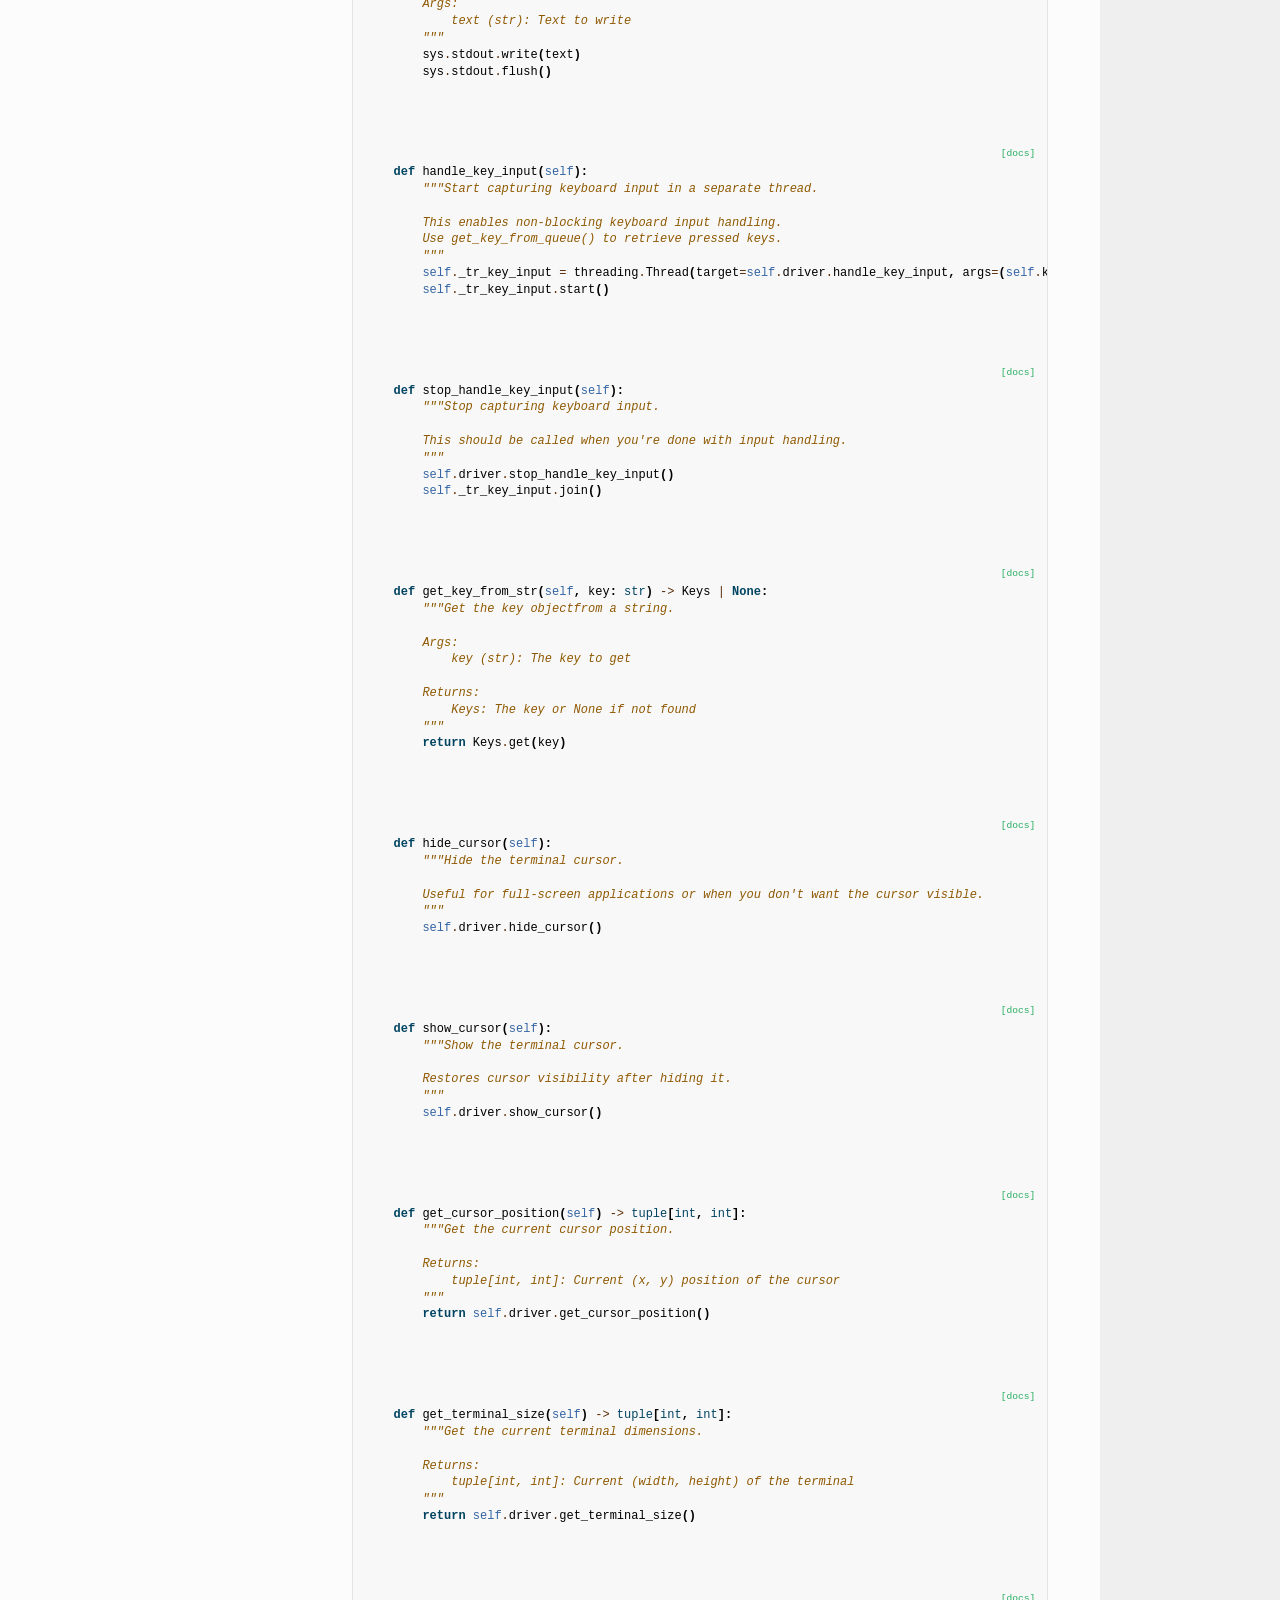
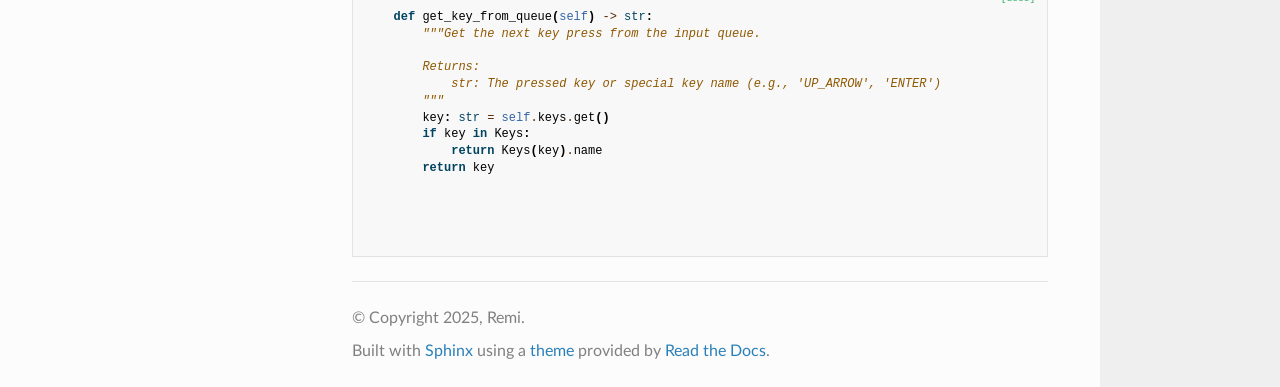
<file: _modules/ConsoleM/Core/terminal.html>
<!DOCTYPE html>
<html class="writer-html5" lang="en" data-content_root="../../../">
<head>
  <meta charset="utf-8" />
  <meta name="viewport" content="width=device-width, initial-scale=1.0" />
  <title>ConsoleM.Core.terminal &mdash; ConsoleM 0.1.10 documentation</title>
      <link rel="stylesheet" type="text/css" href="../../../_static/pygments.css?v=d1102ebc" />
      <link rel="stylesheet" type="text/css" href="../../../_static/css/theme.css?v=e59714d7" />

  
      <script src="../../../_static/jquery.js?v=5d32c60e"></script>
      <script src="../../../_static/_sphinx_javascript_frameworks_compat.js?v=2cd50e6c"></script>
      <script src="../../../_static/documentation_options.js?v=01f34227"></script>
      <script src="../../../_static/doctools.js?v=9bcbadda"></script>
      <script src="../../../_static/sphinx_highlight.js?v=dc90522c"></script>
    <script src="../../../_static/js/theme.js"></script>
    <link rel="index" title="Index" href="../../../genindex.html" />
    <link rel="search" title="Search" href="../../../search.html" /> 
</head>

<body class="wy-body-for-nav"> 
  <div class="wy-grid-for-nav">
    <nav data-toggle="wy-nav-shift" class="wy-nav-side">
      <div class="wy-side-scroll">
        <div class="wy-side-nav-search" >

          
          
          <a href="../../../index.html" class="icon icon-home">
            ConsoleM
          </a>
<div role="search">
  <form id="rtd-search-form" class="wy-form" action="../../../search.html" method="get">
    <input type="text" name="q" placeholder="Search docs" aria-label="Search docs" />
    <input type="hidden" name="check_keywords" value="yes" />
    <input type="hidden" name="area" value="default" />
  </form>
</div>
        </div><div class="wy-menu wy-menu-vertical" data-spy="affix" role="navigation" aria-label="Navigation menu">
              <p class="caption" role="heading"><span class="caption-text">Contents:</span></p>
<ul>
<li class="toctree-l1"><a class="reference internal" href="../../../installation.html">Installation</a></li>
<li class="toctree-l1"><a class="reference internal" href="../../../quickstart.html">Quick Start</a></li>
<li class="toctree-l1"><a class="reference internal" href="../../../api/index.html">API Reference</a></li>
</ul>

        </div>
      </div>
    </nav>

    <section data-toggle="wy-nav-shift" class="wy-nav-content-wrap"><nav class="wy-nav-top" aria-label="Mobile navigation menu" >
          <i data-toggle="wy-nav-top" class="fa fa-bars"></i>
          <a href="../../../index.html">ConsoleM</a>
      </nav>

      <div class="wy-nav-content">
        <div class="rst-content">
          <div role="navigation" aria-label="Page navigation">
  <ul class="wy-breadcrumbs">
      <li><a href="../../../index.html" class="icon icon-home" aria-label="Home"></a></li>
          <li class="breadcrumb-item"><a href="../../index.html">Module code</a></li>
      <li class="breadcrumb-item active">ConsoleM.Core.terminal</li>
      <li class="wy-breadcrumbs-aside">
      </li>
  </ul>
  <hr/>
</div>
          <div role="main" class="document" itemscope="itemscope" itemtype="http://schema.org/Article">
           <div itemprop="articleBody">
             
  <h1>Source code for ConsoleM.Core.terminal</h1><div class="highlight"><pre>
<span></span><span class="kn">from</span><span class="w"> </span><span class="nn">__future__</span><span class="w"> </span><span class="kn">import</span> <span class="n">annotations</span>

<span class="kn">import</span><span class="w"> </span><span class="nn">os</span>
<span class="kn">import</span><span class="w"> </span><span class="nn">sys</span>
<span class="kn">import</span><span class="w"> </span><span class="nn">threading</span>
<span class="kn">import</span><span class="w"> </span><span class="nn">queue</span>

<span class="k">if</span> <span class="n">os</span><span class="o">.</span><span class="n">name</span> <span class="o">==</span> <span class="s1">&#39;nt&#39;</span><span class="p">:</span>
    <span class="kn">from</span><span class="w"> </span><span class="nn">ConsoleM.Core.windows_driver</span><span class="w"> </span><span class="kn">import</span> <span class="n">WindowsDriver</span> <span class="k">as</span> <span class="n">Driver</span>
<span class="k">else</span><span class="p">:</span>
    <span class="kn">from</span><span class="w"> </span><span class="nn">ConsoleM.Core.linux_driver</span><span class="w"> </span><span class="kn">import</span>  <span class="n">LinuxDriver</span> <span class="k">as</span> <span class="n">Driver</span>

<span class="kn">from</span><span class="w"> </span><span class="nn">ConsoleM.Core.const.keys</span><span class="w"> </span><span class="kn">import</span> <span class="n">Keys</span>


<div class="viewcode-block" id="Terminal">
<a class="viewcode-back" href="../../../api/core/terminal.html#ConsoleM.Core.terminal.Terminal">[docs]</a>
<span class="k">class</span><span class="w"> </span><span class="nc">Terminal</span><span class="p">:</span>
<span class="w">    </span><span class="sd">&quot;&quot;&quot;A high-level interface for terminal manipulation and input handling.</span>
<span class="sd">    </span>
<span class="sd">    This class provides methods for:</span>
<span class="sd">    - Screen manipulation (clear, move cursor)</span>
<span class="sd">    - Input handling</span>
<span class="sd">    - Cursor control</span>
<span class="sd">    - Terminal size detection</span>
<span class="sd">    </span>
<span class="sd">    Example:</span>
<span class="sd">        &gt;&gt;&gt; term = Terminal()</span>
<span class="sd">        &gt;&gt;&gt; term.clear()</span>
<span class="sd">        &gt;&gt;&gt; term.move_cursor(1, 1)</span>
<span class="sd">        &gt;&gt;&gt; width, height = term.get_terminal_size()</span>
<span class="sd">    &quot;&quot;&quot;</span>

<div class="viewcode-block" id="Terminal.__init__">
<a class="viewcode-back" href="../../../api/core/terminal.html#ConsoleM.Core.terminal.Terminal.__init__">[docs]</a>
    <span class="k">def</span><span class="w"> </span><span class="fm">__init__</span><span class="p">(</span><span class="bp">self</span><span class="p">):</span>
<span class="w">        </span><span class="sd">&quot;&quot;&quot;Initialize a new Terminal instance.</span>
<span class="sd">        </span>
<span class="sd">        This creates a terminal interface that supports:</span>
<span class="sd">        - Screen manipulation (clear, move cursor)</span>
<span class="sd">        - Input handling</span>
<span class="sd">        - Cursor control</span>
<span class="sd">        - Terminal size detection</span>
<span class="sd">        </span>
<span class="sd">        Raises:</span>
<span class="sd">            NotImplementedError: If running on Windows (not supported yet) or unsupported OS</span>
<span class="sd">        &quot;&quot;&quot;</span>
        <span class="bp">self</span><span class="o">.</span><span class="n">keys</span> <span class="o">=</span> <span class="n">queue</span><span class="o">.</span><span class="n">Queue</span><span class="p">()</span>
        <span class="bp">self</span><span class="o">.</span><span class="n">_tr_key_input</span><span class="p">:</span> <span class="n">threading</span><span class="o">.</span><span class="n">Thread</span> <span class="o">|</span> <span class="kc">None</span> <span class="o">=</span> <span class="kc">None</span>
        <span class="bp">self</span><span class="o">.</span><span class="n">driver</span> <span class="o">=</span> <span class="n">Driver</span><span class="p">()</span></div>


<div class="viewcode-block" id="Terminal.clear_line">
<a class="viewcode-back" href="../../../api/core/terminal.html#ConsoleM.Core.terminal.Terminal.clear_line">[docs]</a>
    <span class="nd">@staticmethod</span>
    <span class="k">def</span><span class="w"> </span><span class="nf">clear_line</span><span class="p">():</span>
<span class="w">        </span><span class="sd">&quot;&quot;&quot;Clear the current line from cursor position to the end.</span>
<span class="sd">        </span>
<span class="sd">        This is useful for updating progress or status lines.</span>
<span class="sd">        &quot;&quot;&quot;</span>
        <span class="n">sys</span><span class="o">.</span><span class="n">stdout</span><span class="o">.</span><span class="n">write</span><span class="p">(</span><span class="s2">&quot;</span><span class="se">\033</span><span class="s2">[2K&quot;</span><span class="p">)</span>
        <span class="n">sys</span><span class="o">.</span><span class="n">stdout</span><span class="o">.</span><span class="n">flush</span><span class="p">()</span></div>


<div class="viewcode-block" id="Terminal.clear_lines_above">
<a class="viewcode-back" href="../../../api/core/terminal.html#ConsoleM.Core.terminal.Terminal.clear_lines_above">[docs]</a>
    <span class="nd">@staticmethod</span>
    <span class="k">def</span><span class="w"> </span><span class="nf">clear_lines_above</span><span class="p">(</span><span class="n">n</span><span class="p">:</span> <span class="nb">int</span><span class="p">):</span>
<span class="w">        </span><span class="sd">&quot;&quot;&quot;Clear n lines above the current cursor position.</span>
<span class="sd">        </span>
<span class="sd">        Args:</span>
<span class="sd">            n (int): Number of lines to clear above the current position</span>
<span class="sd">        &quot;&quot;&quot;</span>
        <span class="k">for</span> <span class="n">_</span> <span class="ow">in</span> <span class="nb">range</span><span class="p">(</span><span class="n">n</span><span class="p">):</span>
            <span class="n">sys</span><span class="o">.</span><span class="n">stdout</span><span class="o">.</span><span class="n">write</span><span class="p">(</span><span class="s2">&quot;</span><span class="se">\033</span><span class="s2">[F&quot;</span><span class="p">)</span>
            <span class="n">sys</span><span class="o">.</span><span class="n">stdout</span><span class="o">.</span><span class="n">write</span><span class="p">(</span><span class="s2">&quot;</span><span class="se">\033</span><span class="s2">[2K&quot;</span><span class="p">)</span>
        <span class="n">sys</span><span class="o">.</span><span class="n">stdout</span><span class="o">.</span><span class="n">flush</span><span class="p">()</span></div>


<div class="viewcode-block" id="Terminal.create_alternate_screen">
<a class="viewcode-back" href="../../../api/core/terminal.html#ConsoleM.Core.terminal.Terminal.create_alternate_screen">[docs]</a>
    <span class="nd">@staticmethod</span>
    <span class="k">def</span><span class="w"> </span><span class="nf">create_alternate_screen</span><span class="p">():</span>
<span class="w">        </span><span class="sd">&quot;&quot;&quot;Create an alternate screen buffer.</span>
<span class="sd">        </span>
<span class="sd">        This is useful for full-screen applications like text editors.</span>
<span class="sd">        The original screen content is preserved and can be restored.</span>
<span class="sd">        &quot;&quot;&quot;</span>
        <span class="n">sys</span><span class="o">.</span><span class="n">stdout</span><span class="o">.</span><span class="n">write</span><span class="p">(</span><span class="s2">&quot;</span><span class="se">\033</span><span class="s2">[?1049h&quot;</span><span class="p">)</span>
        <span class="n">sys</span><span class="o">.</span><span class="n">stdout</span><span class="o">.</span><span class="n">flush</span><span class="p">()</span></div>


<div class="viewcode-block" id="Terminal.restore_alternate_screen">
<a class="viewcode-back" href="../../../api/core/terminal.html#ConsoleM.Core.terminal.Terminal.restore_alternate_screen">[docs]</a>
    <span class="nd">@staticmethod</span>
    <span class="k">def</span><span class="w"> </span><span class="nf">restore_alternate_screen</span><span class="p">():</span>
<span class="w">        </span><span class="sd">&quot;&quot;&quot;Restore the original screen after using alternate screen.</span>
<span class="sd">        </span>
<span class="sd">        This restores the terminal to its previous state.</span>
<span class="sd">        &quot;&quot;&quot;</span>
        <span class="n">sys</span><span class="o">.</span><span class="n">stdout</span><span class="o">.</span><span class="n">write</span><span class="p">(</span><span class="s2">&quot;</span><span class="se">\033</span><span class="s2">[?1049l&quot;</span><span class="p">)</span>
        <span class="n">sys</span><span class="o">.</span><span class="n">stdout</span><span class="o">.</span><span class="n">flush</span><span class="p">()</span></div>


<div class="viewcode-block" id="Terminal.clear">
<a class="viewcode-back" href="../../../api/core/terminal.html#ConsoleM.Core.terminal.Terminal.clear">[docs]</a>
    <span class="nd">@staticmethod</span>
    <span class="k">def</span><span class="w"> </span><span class="nf">clear</span><span class="p">():</span>
<span class="w">        </span><span class="sd">&quot;&quot;&quot;Clear the entire terminal screen.</span>
<span class="sd">        </span>
<span class="sd">        This is equivalent to the &#39;clear&#39; command in the terminal.</span>
<span class="sd">        &quot;&quot;&quot;</span>
        <span class="n">sys</span><span class="o">.</span><span class="n">stdout</span><span class="o">.</span><span class="n">write</span><span class="p">(</span><span class="s2">&quot;</span><span class="se">\033</span><span class="s2">[2J&quot;</span><span class="p">)</span></div>


<div class="viewcode-block" id="Terminal.clear_end_of_line">
<a class="viewcode-back" href="../../../api/core/terminal.html#ConsoleM.Core.terminal.Terminal.clear_end_of_line">[docs]</a>
    <span class="nd">@staticmethod</span>
    <span class="k">def</span><span class="w"> </span><span class="nf">clear_end_of_line</span><span class="p">():</span>
<span class="w">        </span><span class="sd">&quot;&quot;&quot;Clear from cursor position to the end of the current line.&quot;&quot;&quot;</span>
        <span class="n">sys</span><span class="o">.</span><span class="n">stdout</span><span class="o">.</span><span class="n">write</span><span class="p">(</span><span class="s2">&quot;</span><span class="se">\033</span><span class="s2">[K&quot;</span><span class="p">)</span></div>


<div class="viewcode-block" id="Terminal.move_cursor">
<a class="viewcode-back" href="../../../api/core/terminal.html#ConsoleM.Core.terminal.Terminal.move_cursor">[docs]</a>
    <span class="nd">@staticmethod</span>
    <span class="k">def</span><span class="w"> </span><span class="nf">move_cursor</span><span class="p">(</span><span class="n">x</span><span class="p">:</span> <span class="nb">int</span><span class="p">,</span> <span class="n">y</span><span class="p">:</span> <span class="nb">int</span><span class="p">):</span>
<span class="w">        </span><span class="sd">&quot;&quot;&quot;Move the cursor to the specified position.</span>
<span class="sd">        </span>
<span class="sd">        Args:</span>
<span class="sd">            x (int): Column position (1-based)</span>
<span class="sd">            y (int): Row position (1-based)</span>
<span class="sd">            </span>
<span class="sd">        Example:</span>
<span class="sd">            &gt;&gt;&gt; term.move_cursor(1, 1)  # Move to top-left corner</span>
<span class="sd">        &quot;&quot;&quot;</span>
        <span class="n">sys</span><span class="o">.</span><span class="n">stdout</span><span class="o">.</span><span class="n">write</span><span class="p">(</span><span class="sa">f</span><span class="s2">&quot;</span><span class="se">\033</span><span class="s2">[</span><span class="si">{</span><span class="n">y</span><span class="si">}</span><span class="s2">;</span><span class="si">{</span><span class="n">x</span><span class="si">}</span><span class="s2">H&quot;</span><span class="p">)</span>
        <span class="n">sys</span><span class="o">.</span><span class="n">stdout</span><span class="o">.</span><span class="n">flush</span><span class="p">()</span></div>


<div class="viewcode-block" id="Terminal.move_cursor_relative">
<a class="viewcode-back" href="../../../api/core/terminal.html#ConsoleM.Core.terminal.Terminal.move_cursor_relative">[docs]</a>
    <span class="nd">@staticmethod</span>
    <span class="k">def</span><span class="w"> </span><span class="nf">move_cursor_relative</span><span class="p">(</span><span class="n">x</span><span class="p">:</span> <span class="nb">int</span><span class="p">,</span> <span class="n">y</span><span class="p">:</span> <span class="nb">int</span><span class="p">):</span>
<span class="w">        </span><span class="sd">&quot;&quot;&quot;Move the cursor relative to its current position.</span>
<span class="sd">        </span>
<span class="sd">        Args:</span>
<span class="sd">            x (int): Number of columns to move (positive = right, negative = left)</span>
<span class="sd">            y (int): Number of rows to move (positive = down, negative = up)</span>
<span class="sd">            </span>
<span class="sd">        Example:</span>
<span class="sd">            &gt;&gt;&gt; term.move_cursor_relative(1, 0)  # Move one column right</span>
<span class="sd">            &gt;&gt;&gt; term.move_cursor_relative(-1, 0)  # Move one column left</span>
<span class="sd">        &quot;&quot;&quot;</span>
        <span class="k">if</span> <span class="n">x</span> <span class="o">&gt;</span> <span class="mi">0</span><span class="p">:</span>
            <span class="n">sys</span><span class="o">.</span><span class="n">stdout</span><span class="o">.</span><span class="n">write</span><span class="p">(</span><span class="sa">f</span><span class="s2">&quot;</span><span class="se">\033</span><span class="s2">[</span><span class="si">{</span><span class="n">x</span><span class="si">}</span><span class="s2">C&quot;</span><span class="p">)</span>
        <span class="k">elif</span> <span class="n">x</span> <span class="o">&lt;</span> <span class="mi">0</span><span class="p">:</span>
            <span class="n">sys</span><span class="o">.</span><span class="n">stdout</span><span class="o">.</span><span class="n">write</span><span class="p">(</span><span class="sa">f</span><span class="s2">&quot;</span><span class="se">\033</span><span class="s2">[</span><span class="si">{</span><span class="nb">abs</span><span class="p">(</span><span class="n">x</span><span class="p">)</span><span class="si">}</span><span class="s2">D&quot;</span><span class="p">)</span>
        <span class="k">if</span> <span class="n">y</span> <span class="o">&gt;</span> <span class="mi">0</span><span class="p">:</span>
            <span class="n">sys</span><span class="o">.</span><span class="n">stdout</span><span class="o">.</span><span class="n">write</span><span class="p">(</span><span class="sa">f</span><span class="s2">&quot;</span><span class="se">\033</span><span class="s2">[</span><span class="si">{</span><span class="n">y</span><span class="si">}</span><span class="s2">B&quot;</span><span class="p">)</span>
        <span class="k">elif</span> <span class="n">y</span> <span class="o">&lt;</span> <span class="mi">0</span><span class="p">:</span>
            <span class="n">sys</span><span class="o">.</span><span class="n">stdout</span><span class="o">.</span><span class="n">write</span><span class="p">(</span><span class="sa">f</span><span class="s2">&quot;</span><span class="se">\033</span><span class="s2">[</span><span class="si">{</span><span class="nb">abs</span><span class="p">(</span><span class="n">y</span><span class="p">)</span><span class="si">}</span><span class="s2">A&quot;</span><span class="p">)</span>
        <span class="n">sys</span><span class="o">.</span><span class="n">stdout</span><span class="o">.</span><span class="n">flush</span><span class="p">()</span></div>


<div class="viewcode-block" id="Terminal.write">
<a class="viewcode-back" href="../../../api/core/terminal.html#ConsoleM.Core.terminal.Terminal.write">[docs]</a>
    <span class="nd">@staticmethod</span>
    <span class="k">def</span><span class="w"> </span><span class="nf">write</span><span class="p">(</span><span class="n">text</span><span class="p">:</span> <span class="nb">str</span><span class="p">):</span>
<span class="w">        </span><span class="sd">&quot;&quot;&quot;Write text to the terminal.</span>
<span class="sd">        </span>
<span class="sd">        Args:</span>
<span class="sd">            text (str): Text to write</span>
<span class="sd">        &quot;&quot;&quot;</span>
        <span class="n">sys</span><span class="o">.</span><span class="n">stdout</span><span class="o">.</span><span class="n">write</span><span class="p">(</span><span class="n">text</span><span class="p">)</span>
        <span class="n">sys</span><span class="o">.</span><span class="n">stdout</span><span class="o">.</span><span class="n">flush</span><span class="p">()</span></div>


<div class="viewcode-block" id="Terminal.handle_key_input">
<a class="viewcode-back" href="../../../api/core/terminal.html#ConsoleM.Core.terminal.Terminal.handle_key_input">[docs]</a>
    <span class="k">def</span><span class="w"> </span><span class="nf">handle_key_input</span><span class="p">(</span><span class="bp">self</span><span class="p">):</span>
<span class="w">        </span><span class="sd">&quot;&quot;&quot;Start capturing keyboard input in a separate thread.</span>
<span class="sd">        </span>
<span class="sd">        This enables non-blocking keyboard input handling.</span>
<span class="sd">        Use get_key_from_queue() to retrieve pressed keys.</span>
<span class="sd">        &quot;&quot;&quot;</span>
        <span class="bp">self</span><span class="o">.</span><span class="n">_tr_key_input</span> <span class="o">=</span> <span class="n">threading</span><span class="o">.</span><span class="n">Thread</span><span class="p">(</span><span class="n">target</span><span class="o">=</span><span class="bp">self</span><span class="o">.</span><span class="n">driver</span><span class="o">.</span><span class="n">handle_key_input</span><span class="p">,</span> <span class="n">args</span><span class="o">=</span><span class="p">(</span><span class="bp">self</span><span class="o">.</span><span class="n">keys</span><span class="p">,))</span>
        <span class="bp">self</span><span class="o">.</span><span class="n">_tr_key_input</span><span class="o">.</span><span class="n">start</span><span class="p">()</span></div>


<div class="viewcode-block" id="Terminal.stop_handle_key_input">
<a class="viewcode-back" href="../../../api/core/terminal.html#ConsoleM.Core.terminal.Terminal.stop_handle_key_input">[docs]</a>
    <span class="k">def</span><span class="w"> </span><span class="nf">stop_handle_key_input</span><span class="p">(</span><span class="bp">self</span><span class="p">):</span>
<span class="w">        </span><span class="sd">&quot;&quot;&quot;Stop capturing keyboard input.</span>
<span class="sd">        </span>
<span class="sd">        This should be called when you&#39;re done with input handling.</span>
<span class="sd">        &quot;&quot;&quot;</span>
        <span class="bp">self</span><span class="o">.</span><span class="n">driver</span><span class="o">.</span><span class="n">stop_handle_key_input</span><span class="p">()</span>
        <span class="bp">self</span><span class="o">.</span><span class="n">_tr_key_input</span><span class="o">.</span><span class="n">join</span><span class="p">()</span></div>


<div class="viewcode-block" id="Terminal.get_key_from_str">
<a class="viewcode-back" href="../../../api/core/terminal.html#ConsoleM.Core.terminal.Terminal.get_key_from_str">[docs]</a>
    <span class="k">def</span><span class="w"> </span><span class="nf">get_key_from_str</span><span class="p">(</span><span class="bp">self</span><span class="p">,</span> <span class="n">key</span><span class="p">:</span> <span class="nb">str</span><span class="p">)</span> <span class="o">-&gt;</span> <span class="n">Keys</span> <span class="o">|</span> <span class="kc">None</span><span class="p">:</span>
<span class="w">        </span><span class="sd">&quot;&quot;&quot;Get the key objectfrom a string.</span>
<span class="sd">        </span>
<span class="sd">        Args:</span>
<span class="sd">            key (str): The key to get</span>
<span class="sd">        </span>
<span class="sd">        Returns:</span>
<span class="sd">            Keys: The key or None if not found</span>
<span class="sd">        &quot;&quot;&quot;</span>
        <span class="k">return</span> <span class="n">Keys</span><span class="o">.</span><span class="n">get</span><span class="p">(</span><span class="n">key</span><span class="p">)</span></div>


<div class="viewcode-block" id="Terminal.hide_cursor">
<a class="viewcode-back" href="../../../api/core/terminal.html#ConsoleM.Core.terminal.Terminal.hide_cursor">[docs]</a>
    <span class="k">def</span><span class="w"> </span><span class="nf">hide_cursor</span><span class="p">(</span><span class="bp">self</span><span class="p">):</span>
<span class="w">        </span><span class="sd">&quot;&quot;&quot;Hide the terminal cursor.</span>
<span class="sd">        </span>
<span class="sd">        Useful for full-screen applications or when you don&#39;t want the cursor visible.</span>
<span class="sd">        &quot;&quot;&quot;</span>
        <span class="bp">self</span><span class="o">.</span><span class="n">driver</span><span class="o">.</span><span class="n">hide_cursor</span><span class="p">()</span></div>


<div class="viewcode-block" id="Terminal.show_cursor">
<a class="viewcode-back" href="../../../api/core/terminal.html#ConsoleM.Core.terminal.Terminal.show_cursor">[docs]</a>
    <span class="k">def</span><span class="w"> </span><span class="nf">show_cursor</span><span class="p">(</span><span class="bp">self</span><span class="p">):</span>
<span class="w">        </span><span class="sd">&quot;&quot;&quot;Show the terminal cursor.</span>
<span class="sd">        </span>
<span class="sd">        Restores cursor visibility after hiding it.</span>
<span class="sd">        &quot;&quot;&quot;</span>
        <span class="bp">self</span><span class="o">.</span><span class="n">driver</span><span class="o">.</span><span class="n">show_cursor</span><span class="p">()</span></div>


<div class="viewcode-block" id="Terminal.get_cursor_position">
<a class="viewcode-back" href="../../../api/core/terminal.html#ConsoleM.Core.terminal.Terminal.get_cursor_position">[docs]</a>
    <span class="k">def</span><span class="w"> </span><span class="nf">get_cursor_position</span><span class="p">(</span><span class="bp">self</span><span class="p">)</span> <span class="o">-&gt;</span> <span class="nb">tuple</span><span class="p">[</span><span class="nb">int</span><span class="p">,</span> <span class="nb">int</span><span class="p">]:</span>
<span class="w">        </span><span class="sd">&quot;&quot;&quot;Get the current cursor position.</span>
<span class="sd">        </span>
<span class="sd">        Returns:</span>
<span class="sd">            tuple[int, int]: Current (x, y) position of the cursor</span>
<span class="sd">        &quot;&quot;&quot;</span>
        <span class="k">return</span> <span class="bp">self</span><span class="o">.</span><span class="n">driver</span><span class="o">.</span><span class="n">get_cursor_position</span><span class="p">()</span></div>


<div class="viewcode-block" id="Terminal.get_terminal_size">
<a class="viewcode-back" href="../../../api/core/terminal.html#ConsoleM.Core.terminal.Terminal.get_terminal_size">[docs]</a>
    <span class="k">def</span><span class="w"> </span><span class="nf">get_terminal_size</span><span class="p">(</span><span class="bp">self</span><span class="p">)</span> <span class="o">-&gt;</span> <span class="nb">tuple</span><span class="p">[</span><span class="nb">int</span><span class="p">,</span> <span class="nb">int</span><span class="p">]:</span>
<span class="w">        </span><span class="sd">&quot;&quot;&quot;Get the current terminal dimensions.</span>
<span class="sd">        </span>
<span class="sd">        Returns:</span>
<span class="sd">            tuple[int, int]: Current (width, height) of the terminal</span>
<span class="sd">        &quot;&quot;&quot;</span>
        <span class="k">return</span> <span class="bp">self</span><span class="o">.</span><span class="n">driver</span><span class="o">.</span><span class="n">get_terminal_size</span><span class="p">()</span></div>


<div class="viewcode-block" id="Terminal.get_key_from_queue">
<a class="viewcode-back" href="../../../api/core/terminal.html#ConsoleM.Core.terminal.Terminal.get_key_from_queue">[docs]</a>
    <span class="k">def</span><span class="w"> </span><span class="nf">get_key_from_queue</span><span class="p">(</span><span class="bp">self</span><span class="p">)</span> <span class="o">-&gt;</span> <span class="nb">str</span><span class="p">:</span>
<span class="w">        </span><span class="sd">&quot;&quot;&quot;Get the next key press from the input queue.</span>
<span class="sd">        </span>
<span class="sd">        Returns:</span>
<span class="sd">            str: The pressed key or special key name (e.g., &#39;UP_ARROW&#39;, &#39;ENTER&#39;)</span>
<span class="sd">        &quot;&quot;&quot;</span>
        <span class="n">key</span><span class="p">:</span> <span class="nb">str</span> <span class="o">=</span> <span class="bp">self</span><span class="o">.</span><span class="n">keys</span><span class="o">.</span><span class="n">get</span><span class="p">()</span>
        <span class="k">if</span> <span class="n">key</span> <span class="ow">in</span> <span class="n">Keys</span><span class="p">:</span>
            <span class="k">return</span> <span class="n">Keys</span><span class="p">(</span><span class="n">key</span><span class="p">)</span><span class="o">.</span><span class="n">name</span>
        <span class="k">return</span> <span class="n">key</span></div>
</div>

    
</pre></div>

           </div>
          </div>
          <footer>

  <hr/>

  <div role="contentinfo">
    <p>&#169; Copyright 2025, Remi.</p>
  </div>

  Built with <a href="https://www.sphinx-doc.org/">Sphinx</a> using a
    <a href="https://github.com/readthedocs/sphinx_rtd_theme">theme</a>
    provided by <a href="https://readthedocs.org">Read the Docs</a>.
   

</footer>
        </div>
      </div>
    </section>
  </div>
  <script>
      jQuery(function () {
          SphinxRtdTheme.Navigation.enable(true);
      });
  </script> 

</body>
</html>
</file>
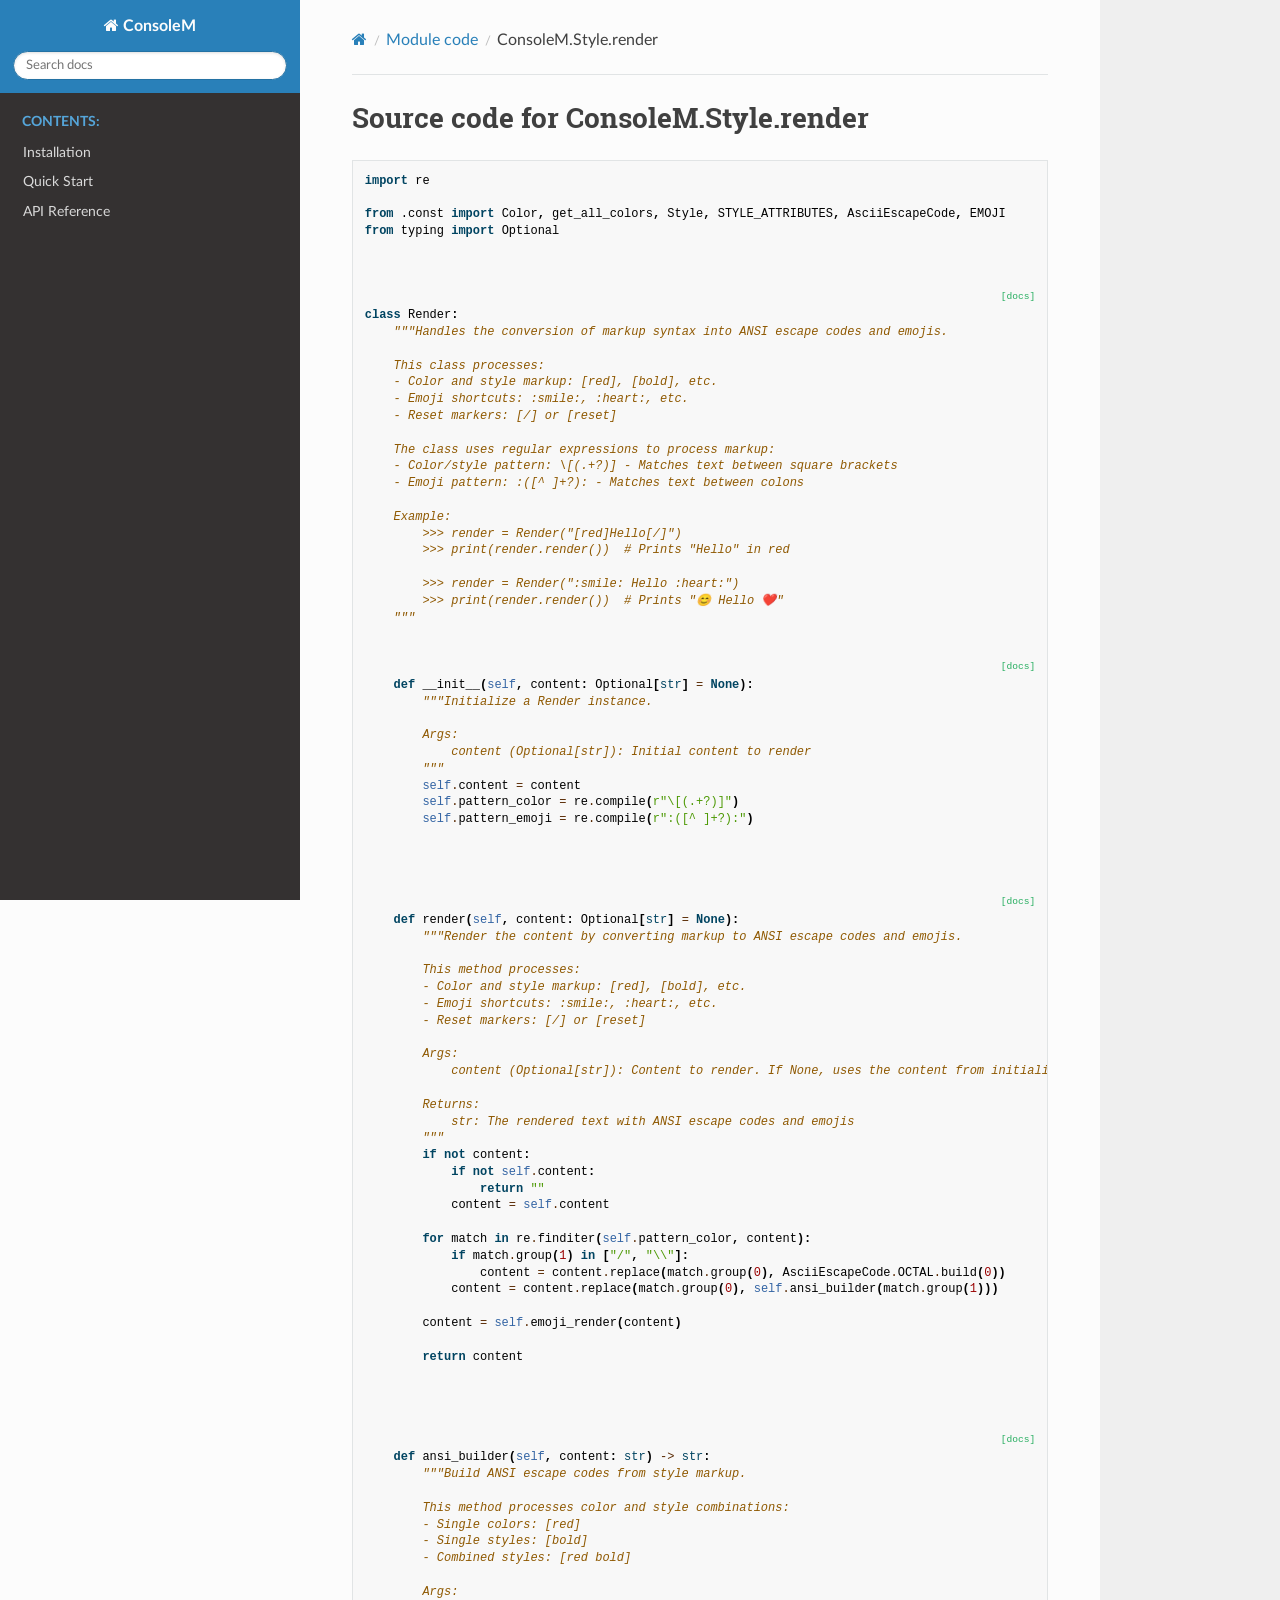
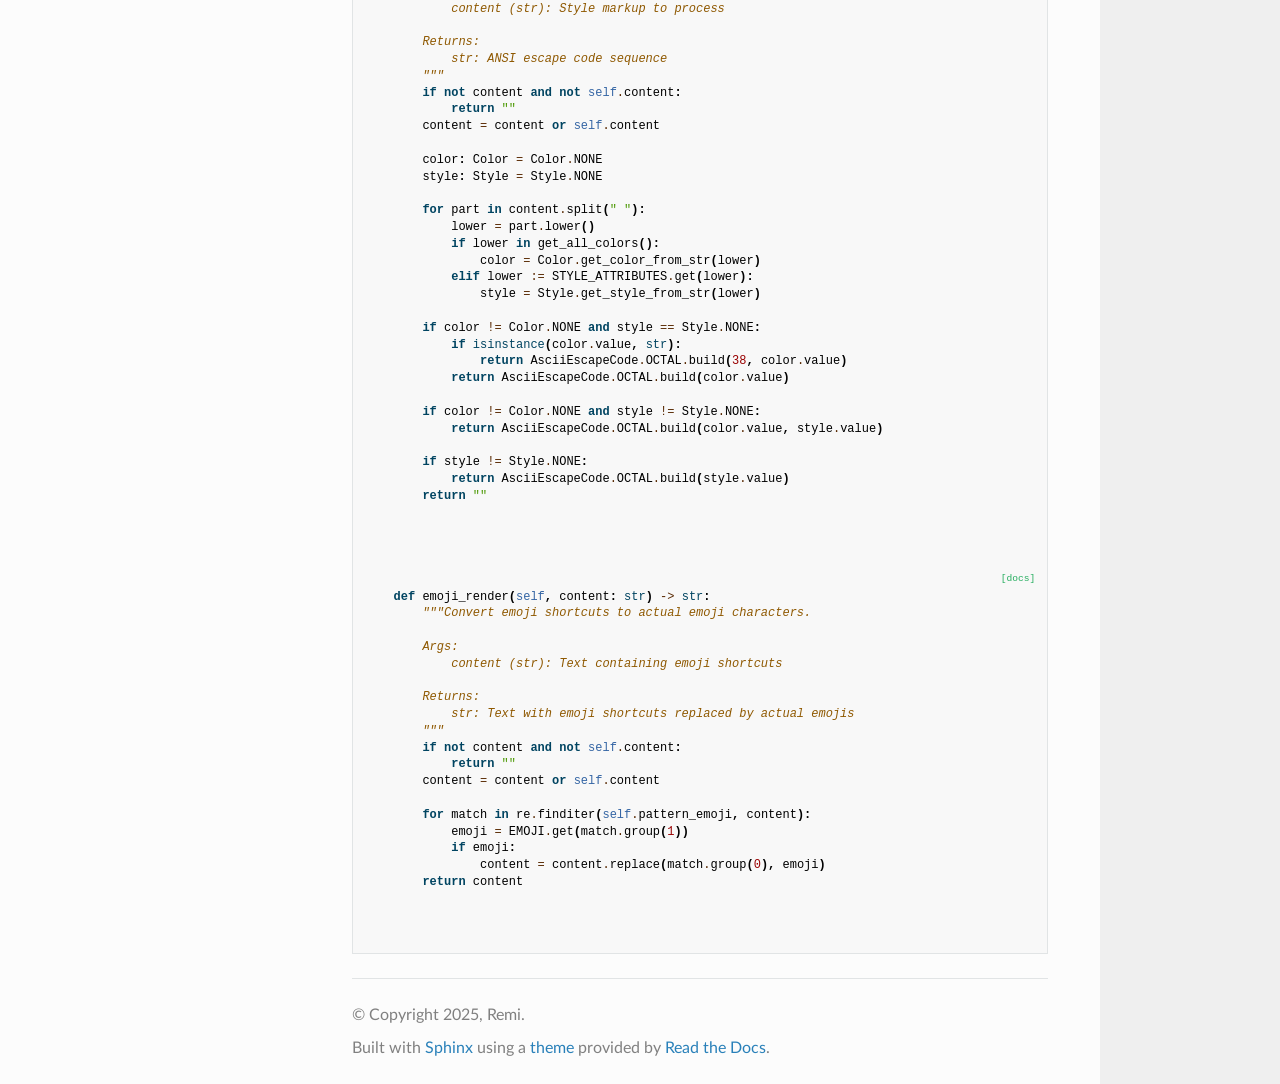
<file: _modules/ConsoleM/Style/render.html>
<!DOCTYPE html>
<html class="writer-html5" lang="en" data-content_root="../../../">
<head>
  <meta charset="utf-8" />
  <meta name="viewport" content="width=device-width, initial-scale=1.0" />
  <title>ConsoleM.Style.render &mdash; ConsoleM 0.1.10 documentation</title>
      <link rel="stylesheet" type="text/css" href="../../../_static/pygments.css?v=d1102ebc" />
      <link rel="stylesheet" type="text/css" href="../../../_static/css/theme.css?v=e59714d7" />

  
      <script src="../../../_static/jquery.js?v=5d32c60e"></script>
      <script src="../../../_static/_sphinx_javascript_frameworks_compat.js?v=2cd50e6c"></script>
      <script src="../../../_static/documentation_options.js?v=01f34227"></script>
      <script src="../../../_static/doctools.js?v=9bcbadda"></script>
      <script src="../../../_static/sphinx_highlight.js?v=dc90522c"></script>
    <script src="../../../_static/js/theme.js"></script>
    <link rel="index" title="Index" href="../../../genindex.html" />
    <link rel="search" title="Search" href="../../../search.html" /> 
</head>

<body class="wy-body-for-nav"> 
  <div class="wy-grid-for-nav">
    <nav data-toggle="wy-nav-shift" class="wy-nav-side">
      <div class="wy-side-scroll">
        <div class="wy-side-nav-search" >

          
          
          <a href="../../../index.html" class="icon icon-home">
            ConsoleM
          </a>
<div role="search">
  <form id="rtd-search-form" class="wy-form" action="../../../search.html" method="get">
    <input type="text" name="q" placeholder="Search docs" aria-label="Search docs" />
    <input type="hidden" name="check_keywords" value="yes" />
    <input type="hidden" name="area" value="default" />
  </form>
</div>
        </div><div class="wy-menu wy-menu-vertical" data-spy="affix" role="navigation" aria-label="Navigation menu">
              <p class="caption" role="heading"><span class="caption-text">Contents:</span></p>
<ul>
<li class="toctree-l1"><a class="reference internal" href="../../../installation.html">Installation</a></li>
<li class="toctree-l1"><a class="reference internal" href="../../../quickstart.html">Quick Start</a></li>
<li class="toctree-l1"><a class="reference internal" href="../../../api/index.html">API Reference</a></li>
</ul>

        </div>
      </div>
    </nav>

    <section data-toggle="wy-nav-shift" class="wy-nav-content-wrap"><nav class="wy-nav-top" aria-label="Mobile navigation menu" >
          <i data-toggle="wy-nav-top" class="fa fa-bars"></i>
          <a href="../../../index.html">ConsoleM</a>
      </nav>

      <div class="wy-nav-content">
        <div class="rst-content">
          <div role="navigation" aria-label="Page navigation">
  <ul class="wy-breadcrumbs">
      <li><a href="../../../index.html" class="icon icon-home" aria-label="Home"></a></li>
          <li class="breadcrumb-item"><a href="../../index.html">Module code</a></li>
      <li class="breadcrumb-item active">ConsoleM.Style.render</li>
      <li class="wy-breadcrumbs-aside">
      </li>
  </ul>
  <hr/>
</div>
          <div role="main" class="document" itemscope="itemscope" itemtype="http://schema.org/Article">
           <div itemprop="articleBody">
             
  <h1>Source code for ConsoleM.Style.render</h1><div class="highlight"><pre>
<span></span><span class="kn">import</span><span class="w"> </span><span class="nn">re</span>

<span class="kn">from</span><span class="w"> </span><span class="nn">.const</span><span class="w"> </span><span class="kn">import</span> <span class="n">Color</span><span class="p">,</span> <span class="n">get_all_colors</span><span class="p">,</span> <span class="n">Style</span><span class="p">,</span> <span class="n">STYLE_ATTRIBUTES</span><span class="p">,</span> <span class="n">AsciiEscapeCode</span><span class="p">,</span> <span class="n">EMOJI</span>
<span class="kn">from</span><span class="w"> </span><span class="nn">typing</span><span class="w"> </span><span class="kn">import</span> <span class="n">Optional</span>


<div class="viewcode-block" id="Render">
<a class="viewcode-back" href="../../../api/style/render.html#ConsoleM.Style.render.Render">[docs]</a>
<span class="k">class</span><span class="w"> </span><span class="nc">Render</span><span class="p">:</span>
<span class="w">    </span><span class="sd">&quot;&quot;&quot;Handles the conversion of markup syntax into ANSI escape codes and emojis.</span>
<span class="sd">    </span>
<span class="sd">    This class processes:</span>
<span class="sd">    - Color and style markup: [red], [bold], etc.</span>
<span class="sd">    - Emoji shortcuts: :smile:, :heart:, etc.</span>
<span class="sd">    - Reset markers: [/] or [reset]</span>
<span class="sd">    </span>
<span class="sd">    The class uses regular expressions to process markup:</span>
<span class="sd">    - Color/style pattern: \[(.+?)] - Matches text between square brackets</span>
<span class="sd">    - Emoji pattern: :([^ ]+?): - Matches text between colons</span>
<span class="sd">    </span>
<span class="sd">    Example:</span>
<span class="sd">        &gt;&gt;&gt; render = Render(&quot;[red]Hello[/]&quot;)</span>
<span class="sd">        &gt;&gt;&gt; print(render.render())  # Prints &quot;Hello&quot; in red</span>
<span class="sd">        </span>
<span class="sd">        &gt;&gt;&gt; render = Render(&quot;:smile: Hello :heart:&quot;)</span>
<span class="sd">        &gt;&gt;&gt; print(render.render())  # Prints &quot;😊 Hello ❤️&quot;</span>
<span class="sd">    &quot;&quot;&quot;</span>

<div class="viewcode-block" id="Render.__init__">
<a class="viewcode-back" href="../../../api/style/render.html#ConsoleM.Style.render.Render.__init__">[docs]</a>
    <span class="k">def</span><span class="w"> </span><span class="fm">__init__</span><span class="p">(</span><span class="bp">self</span><span class="p">,</span> <span class="n">content</span><span class="p">:</span> <span class="n">Optional</span><span class="p">[</span><span class="nb">str</span><span class="p">]</span> <span class="o">=</span> <span class="kc">None</span><span class="p">):</span>
<span class="w">        </span><span class="sd">&quot;&quot;&quot;Initialize a Render instance.</span>
<span class="sd">        </span>
<span class="sd">        Args:</span>
<span class="sd">            content (Optional[str]): Initial content to render</span>
<span class="sd">        &quot;&quot;&quot;</span>
        <span class="bp">self</span><span class="o">.</span><span class="n">content</span> <span class="o">=</span> <span class="n">content</span>
        <span class="bp">self</span><span class="o">.</span><span class="n">pattern_color</span> <span class="o">=</span> <span class="n">re</span><span class="o">.</span><span class="n">compile</span><span class="p">(</span><span class="sa">r</span><span class="s2">&quot;\[(.+?)]&quot;</span><span class="p">)</span>
        <span class="bp">self</span><span class="o">.</span><span class="n">pattern_emoji</span> <span class="o">=</span> <span class="n">re</span><span class="o">.</span><span class="n">compile</span><span class="p">(</span><span class="sa">r</span><span class="s2">&quot;:([^ ]+?):&quot;</span><span class="p">)</span></div>


<div class="viewcode-block" id="Render.render">
<a class="viewcode-back" href="../../../api/style/render.html#ConsoleM.Style.render.Render.render">[docs]</a>
    <span class="k">def</span><span class="w"> </span><span class="nf">render</span><span class="p">(</span><span class="bp">self</span><span class="p">,</span> <span class="n">content</span><span class="p">:</span> <span class="n">Optional</span><span class="p">[</span><span class="nb">str</span><span class="p">]</span> <span class="o">=</span> <span class="kc">None</span><span class="p">):</span>
<span class="w">        </span><span class="sd">&quot;&quot;&quot;Render the content by converting markup to ANSI escape codes and emojis.</span>
<span class="sd">        </span>
<span class="sd">        This method processes:</span>
<span class="sd">        - Color and style markup: [red], [bold], etc.</span>
<span class="sd">        - Emoji shortcuts: :smile:, :heart:, etc.</span>
<span class="sd">        - Reset markers: [/] or [reset]</span>
<span class="sd">        </span>
<span class="sd">        Args:</span>
<span class="sd">            content (Optional[str]): Content to render. If None, uses the content from initialization.</span>
<span class="sd">            </span>
<span class="sd">        Returns:</span>
<span class="sd">            str: The rendered text with ANSI escape codes and emojis</span>
<span class="sd">        &quot;&quot;&quot;</span>
        <span class="k">if</span> <span class="ow">not</span> <span class="n">content</span><span class="p">:</span>
            <span class="k">if</span> <span class="ow">not</span> <span class="bp">self</span><span class="o">.</span><span class="n">content</span><span class="p">:</span>
                <span class="k">return</span> <span class="s2">&quot;&quot;</span>
            <span class="n">content</span> <span class="o">=</span> <span class="bp">self</span><span class="o">.</span><span class="n">content</span>

        <span class="k">for</span> <span class="n">match</span> <span class="ow">in</span> <span class="n">re</span><span class="o">.</span><span class="n">finditer</span><span class="p">(</span><span class="bp">self</span><span class="o">.</span><span class="n">pattern_color</span><span class="p">,</span> <span class="n">content</span><span class="p">):</span>
            <span class="k">if</span> <span class="n">match</span><span class="o">.</span><span class="n">group</span><span class="p">(</span><span class="mi">1</span><span class="p">)</span> <span class="ow">in</span> <span class="p">[</span><span class="s2">&quot;/&quot;</span><span class="p">,</span> <span class="s2">&quot;</span><span class="se">\\</span><span class="s2">&quot;</span><span class="p">]:</span>
                <span class="n">content</span> <span class="o">=</span> <span class="n">content</span><span class="o">.</span><span class="n">replace</span><span class="p">(</span><span class="n">match</span><span class="o">.</span><span class="n">group</span><span class="p">(</span><span class="mi">0</span><span class="p">),</span> <span class="n">AsciiEscapeCode</span><span class="o">.</span><span class="n">OCTAL</span><span class="o">.</span><span class="n">build</span><span class="p">(</span><span class="mi">0</span><span class="p">))</span>
            <span class="n">content</span> <span class="o">=</span> <span class="n">content</span><span class="o">.</span><span class="n">replace</span><span class="p">(</span><span class="n">match</span><span class="o">.</span><span class="n">group</span><span class="p">(</span><span class="mi">0</span><span class="p">),</span> <span class="bp">self</span><span class="o">.</span><span class="n">ansi_builder</span><span class="p">(</span><span class="n">match</span><span class="o">.</span><span class="n">group</span><span class="p">(</span><span class="mi">1</span><span class="p">)))</span>

        <span class="n">content</span> <span class="o">=</span> <span class="bp">self</span><span class="o">.</span><span class="n">emoji_render</span><span class="p">(</span><span class="n">content</span><span class="p">)</span>

        <span class="k">return</span> <span class="n">content</span></div>


<div class="viewcode-block" id="Render.ansi_builder">
<a class="viewcode-back" href="../../../api/style/render.html#ConsoleM.Style.render.Render.ansi_builder">[docs]</a>
    <span class="k">def</span><span class="w"> </span><span class="nf">ansi_builder</span><span class="p">(</span><span class="bp">self</span><span class="p">,</span> <span class="n">content</span><span class="p">:</span> <span class="nb">str</span><span class="p">)</span> <span class="o">-&gt;</span> <span class="nb">str</span><span class="p">:</span>
<span class="w">        </span><span class="sd">&quot;&quot;&quot;Build ANSI escape codes from style markup.</span>
<span class="sd">        </span>
<span class="sd">        This method processes color and style combinations:</span>
<span class="sd">        - Single colors: [red]</span>
<span class="sd">        - Single styles: [bold]</span>
<span class="sd">        - Combined styles: [red bold]</span>
<span class="sd">        </span>
<span class="sd">        Args:</span>
<span class="sd">            content (str): Style markup to process</span>
<span class="sd">            </span>
<span class="sd">        Returns:</span>
<span class="sd">            str: ANSI escape code sequence</span>
<span class="sd">        &quot;&quot;&quot;</span>
        <span class="k">if</span> <span class="ow">not</span> <span class="n">content</span> <span class="ow">and</span> <span class="ow">not</span> <span class="bp">self</span><span class="o">.</span><span class="n">content</span><span class="p">:</span>
            <span class="k">return</span> <span class="s2">&quot;&quot;</span>
        <span class="n">content</span> <span class="o">=</span> <span class="n">content</span> <span class="ow">or</span> <span class="bp">self</span><span class="o">.</span><span class="n">content</span>

        <span class="n">color</span><span class="p">:</span> <span class="n">Color</span> <span class="o">=</span> <span class="n">Color</span><span class="o">.</span><span class="n">NONE</span>
        <span class="n">style</span><span class="p">:</span> <span class="n">Style</span> <span class="o">=</span> <span class="n">Style</span><span class="o">.</span><span class="n">NONE</span>

        <span class="k">for</span> <span class="n">part</span> <span class="ow">in</span> <span class="n">content</span><span class="o">.</span><span class="n">split</span><span class="p">(</span><span class="s2">&quot; &quot;</span><span class="p">):</span>
            <span class="n">lower</span> <span class="o">=</span> <span class="n">part</span><span class="o">.</span><span class="n">lower</span><span class="p">()</span>
            <span class="k">if</span> <span class="n">lower</span> <span class="ow">in</span> <span class="n">get_all_colors</span><span class="p">():</span>
                <span class="n">color</span> <span class="o">=</span> <span class="n">Color</span><span class="o">.</span><span class="n">get_color_from_str</span><span class="p">(</span><span class="n">lower</span><span class="p">)</span>
            <span class="k">elif</span> <span class="n">lower</span> <span class="o">:=</span> <span class="n">STYLE_ATTRIBUTES</span><span class="o">.</span><span class="n">get</span><span class="p">(</span><span class="n">lower</span><span class="p">):</span>
                <span class="n">style</span> <span class="o">=</span> <span class="n">Style</span><span class="o">.</span><span class="n">get_style_from_str</span><span class="p">(</span><span class="n">lower</span><span class="p">)</span>

        <span class="k">if</span> <span class="n">color</span> <span class="o">!=</span> <span class="n">Color</span><span class="o">.</span><span class="n">NONE</span> <span class="ow">and</span> <span class="n">style</span> <span class="o">==</span> <span class="n">Style</span><span class="o">.</span><span class="n">NONE</span><span class="p">:</span>
            <span class="k">if</span> <span class="nb">isinstance</span><span class="p">(</span><span class="n">color</span><span class="o">.</span><span class="n">value</span><span class="p">,</span> <span class="nb">str</span><span class="p">):</span>
                <span class="k">return</span> <span class="n">AsciiEscapeCode</span><span class="o">.</span><span class="n">OCTAL</span><span class="o">.</span><span class="n">build</span><span class="p">(</span><span class="mi">38</span><span class="p">,</span> <span class="n">color</span><span class="o">.</span><span class="n">value</span><span class="p">)</span>
            <span class="k">return</span> <span class="n">AsciiEscapeCode</span><span class="o">.</span><span class="n">OCTAL</span><span class="o">.</span><span class="n">build</span><span class="p">(</span><span class="n">color</span><span class="o">.</span><span class="n">value</span><span class="p">)</span>

        <span class="k">if</span> <span class="n">color</span> <span class="o">!=</span> <span class="n">Color</span><span class="o">.</span><span class="n">NONE</span> <span class="ow">and</span> <span class="n">style</span> <span class="o">!=</span> <span class="n">Style</span><span class="o">.</span><span class="n">NONE</span><span class="p">:</span>
            <span class="k">return</span> <span class="n">AsciiEscapeCode</span><span class="o">.</span><span class="n">OCTAL</span><span class="o">.</span><span class="n">build</span><span class="p">(</span><span class="n">color</span><span class="o">.</span><span class="n">value</span><span class="p">,</span> <span class="n">style</span><span class="o">.</span><span class="n">value</span><span class="p">)</span>

        <span class="k">if</span> <span class="n">style</span> <span class="o">!=</span> <span class="n">Style</span><span class="o">.</span><span class="n">NONE</span><span class="p">:</span>
            <span class="k">return</span> <span class="n">AsciiEscapeCode</span><span class="o">.</span><span class="n">OCTAL</span><span class="o">.</span><span class="n">build</span><span class="p">(</span><span class="n">style</span><span class="o">.</span><span class="n">value</span><span class="p">)</span>
        <span class="k">return</span> <span class="s2">&quot;&quot;</span></div>


<div class="viewcode-block" id="Render.emoji_render">
<a class="viewcode-back" href="../../../api/style/render.html#ConsoleM.Style.render.Render.emoji_render">[docs]</a>
    <span class="k">def</span><span class="w"> </span><span class="nf">emoji_render</span><span class="p">(</span><span class="bp">self</span><span class="p">,</span> <span class="n">content</span><span class="p">:</span> <span class="nb">str</span><span class="p">)</span> <span class="o">-&gt;</span> <span class="nb">str</span><span class="p">:</span>
<span class="w">        </span><span class="sd">&quot;&quot;&quot;Convert emoji shortcuts to actual emoji characters.</span>
<span class="sd">        </span>
<span class="sd">        Args:</span>
<span class="sd">            content (str): Text containing emoji shortcuts</span>
<span class="sd">            </span>
<span class="sd">        Returns:</span>
<span class="sd">            str: Text with emoji shortcuts replaced by actual emojis</span>
<span class="sd">        &quot;&quot;&quot;</span>
        <span class="k">if</span> <span class="ow">not</span> <span class="n">content</span> <span class="ow">and</span> <span class="ow">not</span> <span class="bp">self</span><span class="o">.</span><span class="n">content</span><span class="p">:</span>
            <span class="k">return</span> <span class="s2">&quot;&quot;</span>
        <span class="n">content</span> <span class="o">=</span> <span class="n">content</span> <span class="ow">or</span> <span class="bp">self</span><span class="o">.</span><span class="n">content</span>

        <span class="k">for</span> <span class="n">match</span> <span class="ow">in</span> <span class="n">re</span><span class="o">.</span><span class="n">finditer</span><span class="p">(</span><span class="bp">self</span><span class="o">.</span><span class="n">pattern_emoji</span><span class="p">,</span> <span class="n">content</span><span class="p">):</span>
            <span class="n">emoji</span> <span class="o">=</span> <span class="n">EMOJI</span><span class="o">.</span><span class="n">get</span><span class="p">(</span><span class="n">match</span><span class="o">.</span><span class="n">group</span><span class="p">(</span><span class="mi">1</span><span class="p">))</span>
            <span class="k">if</span> <span class="n">emoji</span><span class="p">:</span>
                <span class="n">content</span> <span class="o">=</span> <span class="n">content</span><span class="o">.</span><span class="n">replace</span><span class="p">(</span><span class="n">match</span><span class="o">.</span><span class="n">group</span><span class="p">(</span><span class="mi">0</span><span class="p">),</span> <span class="n">emoji</span><span class="p">)</span>
        <span class="k">return</span> <span class="n">content</span></div>
</div>

</pre></div>

           </div>
          </div>
          <footer>

  <hr/>

  <div role="contentinfo">
    <p>&#169; Copyright 2025, Remi.</p>
  </div>

  Built with <a href="https://www.sphinx-doc.org/">Sphinx</a> using a
    <a href="https://github.com/readthedocs/sphinx_rtd_theme">theme</a>
    provided by <a href="https://readthedocs.org">Read the Docs</a>.
   

</footer>
        </div>
      </div>
    </section>
  </div>
  <script>
      jQuery(function () {
          SphinxRtdTheme.Navigation.enable(true);
      });
  </script> 

</body>
</html>
</file>
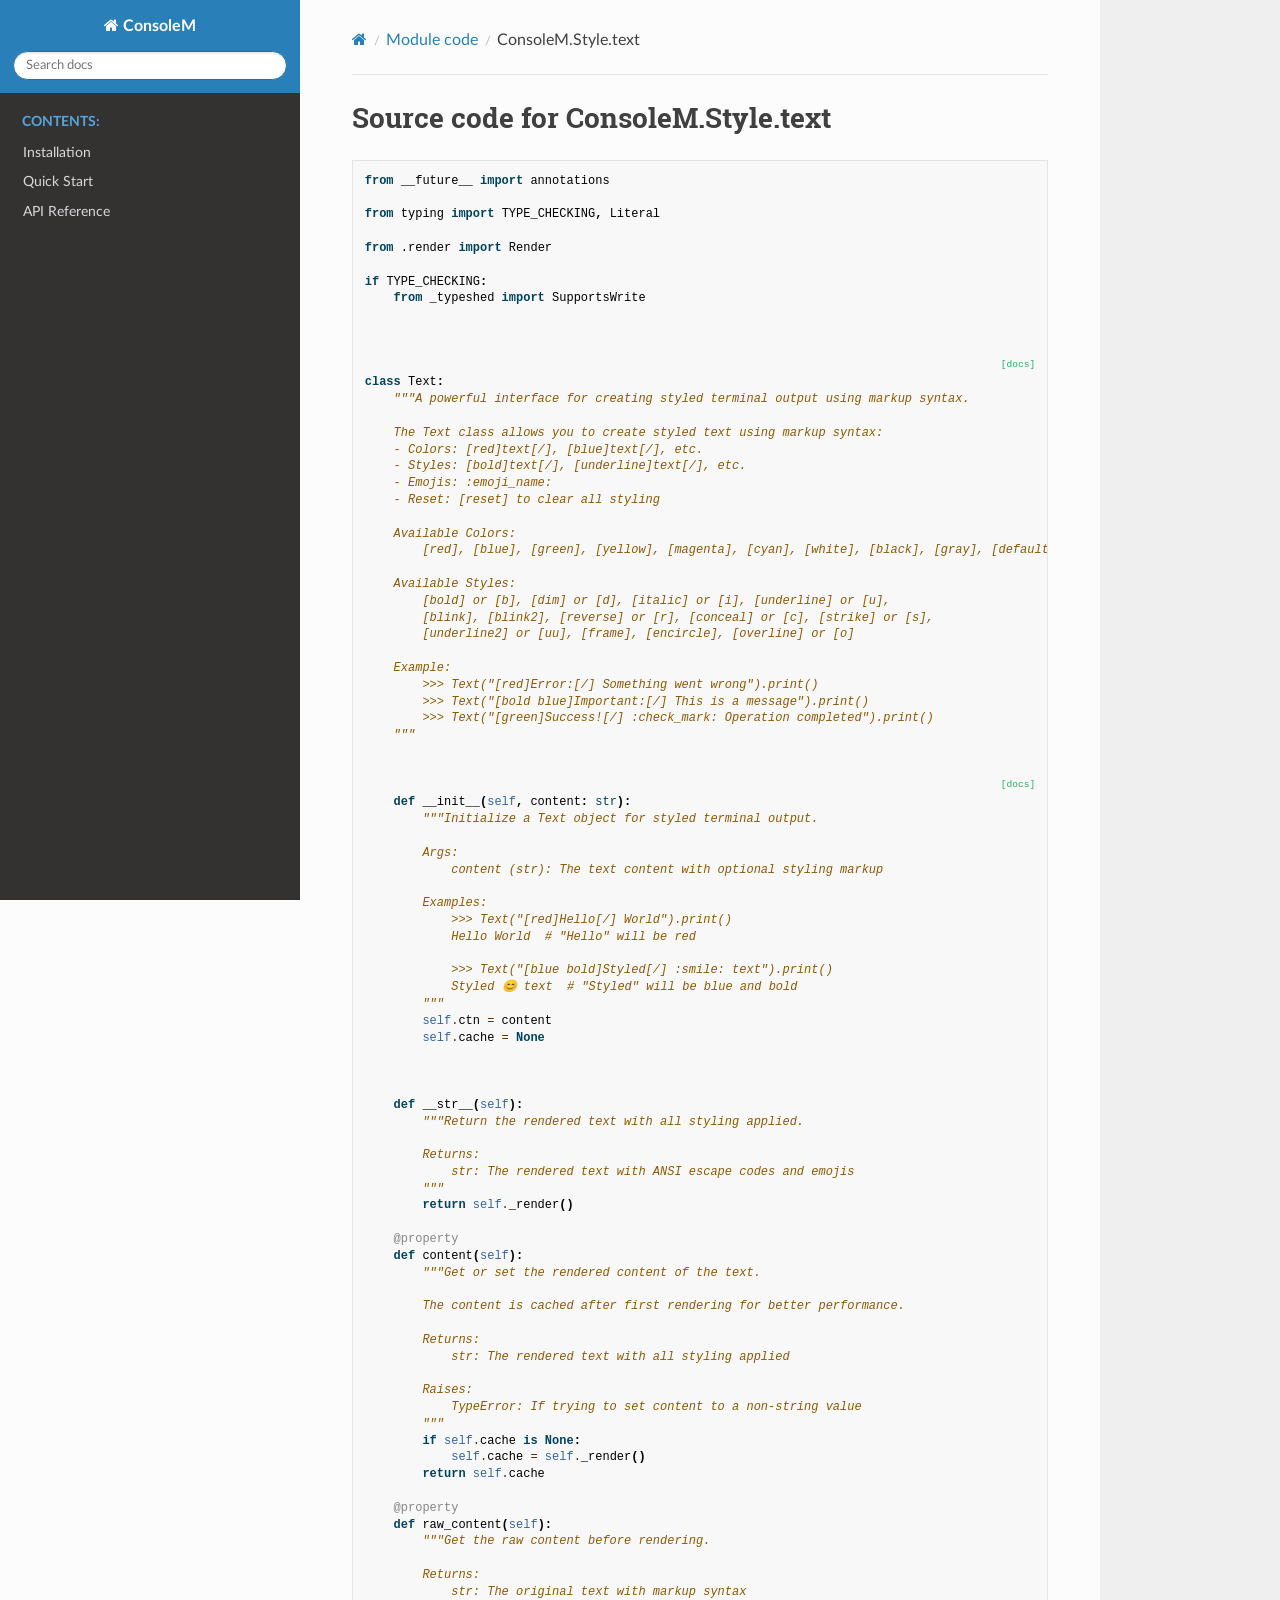
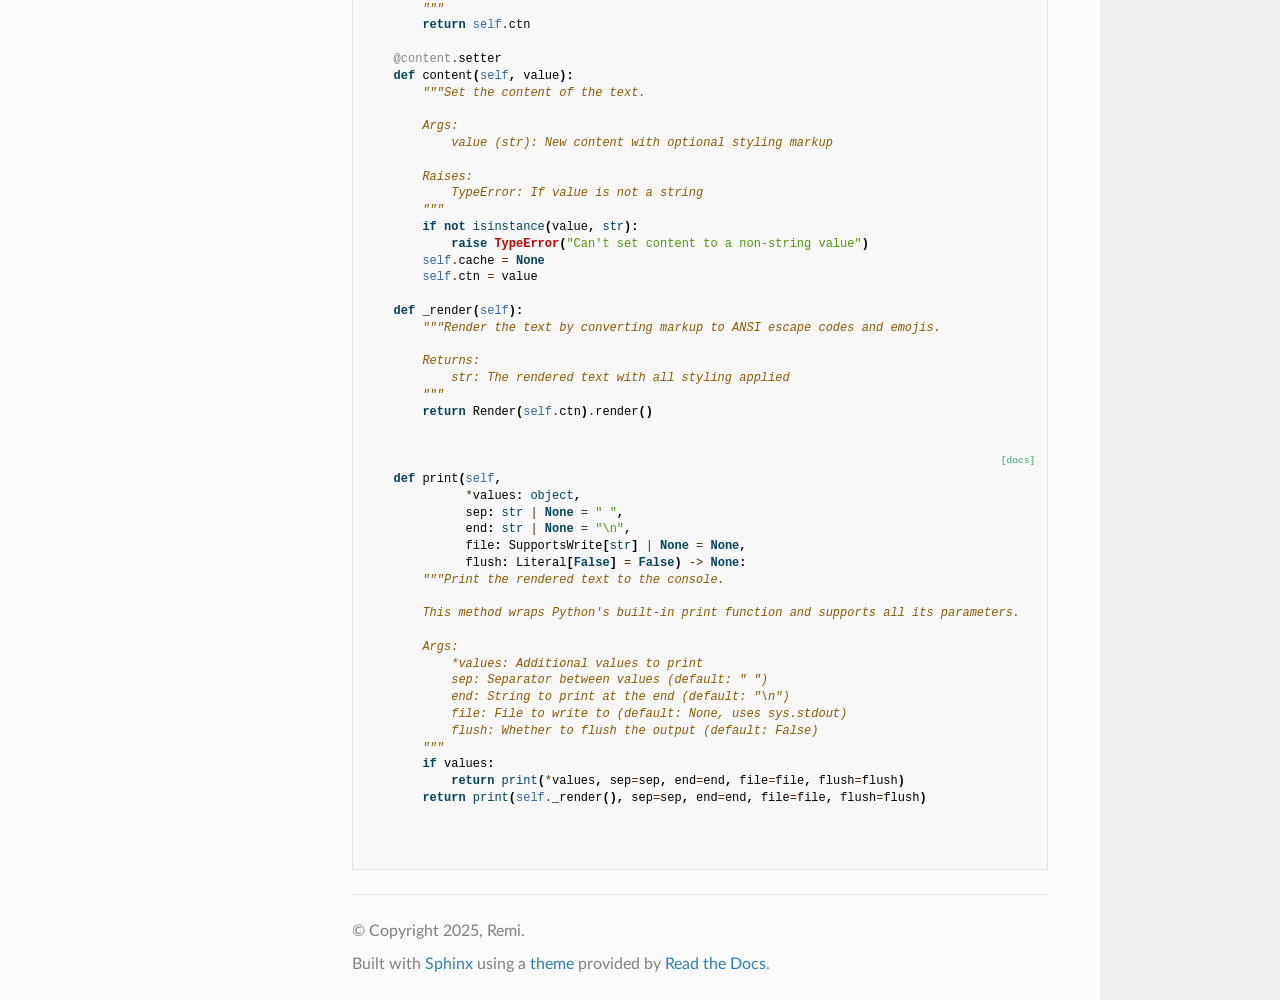
<file: _modules/ConsoleM/Style/text.html>
<!DOCTYPE html>
<html class="writer-html5" lang="en" data-content_root="../../../">
<head>
  <meta charset="utf-8" />
  <meta name="viewport" content="width=device-width, initial-scale=1.0" />
  <title>ConsoleM.Style.text &mdash; ConsoleM 0.1.10 documentation</title>
      <link rel="stylesheet" type="text/css" href="../../../_static/pygments.css?v=d1102ebc" />
      <link rel="stylesheet" type="text/css" href="../../../_static/css/theme.css?v=e59714d7" />

  
      <script src="../../../_static/jquery.js?v=5d32c60e"></script>
      <script src="../../../_static/_sphinx_javascript_frameworks_compat.js?v=2cd50e6c"></script>
      <script src="../../../_static/documentation_options.js?v=01f34227"></script>
      <script src="../../../_static/doctools.js?v=9bcbadda"></script>
      <script src="../../../_static/sphinx_highlight.js?v=dc90522c"></script>
    <script src="../../../_static/js/theme.js"></script>
    <link rel="index" title="Index" href="../../../genindex.html" />
    <link rel="search" title="Search" href="../../../search.html" /> 
</head>

<body class="wy-body-for-nav"> 
  <div class="wy-grid-for-nav">
    <nav data-toggle="wy-nav-shift" class="wy-nav-side">
      <div class="wy-side-scroll">
        <div class="wy-side-nav-search" >

          
          
          <a href="../../../index.html" class="icon icon-home">
            ConsoleM
          </a>
<div role="search">
  <form id="rtd-search-form" class="wy-form" action="../../../search.html" method="get">
    <input type="text" name="q" placeholder="Search docs" aria-label="Search docs" />
    <input type="hidden" name="check_keywords" value="yes" />
    <input type="hidden" name="area" value="default" />
  </form>
</div>
        </div><div class="wy-menu wy-menu-vertical" data-spy="affix" role="navigation" aria-label="Navigation menu">
              <p class="caption" role="heading"><span class="caption-text">Contents:</span></p>
<ul>
<li class="toctree-l1"><a class="reference internal" href="../../../installation.html">Installation</a></li>
<li class="toctree-l1"><a class="reference internal" href="../../../quickstart.html">Quick Start</a></li>
<li class="toctree-l1"><a class="reference internal" href="../../../api/index.html">API Reference</a></li>
</ul>

        </div>
      </div>
    </nav>

    <section data-toggle="wy-nav-shift" class="wy-nav-content-wrap"><nav class="wy-nav-top" aria-label="Mobile navigation menu" >
          <i data-toggle="wy-nav-top" class="fa fa-bars"></i>
          <a href="../../../index.html">ConsoleM</a>
      </nav>

      <div class="wy-nav-content">
        <div class="rst-content">
          <div role="navigation" aria-label="Page navigation">
  <ul class="wy-breadcrumbs">
      <li><a href="../../../index.html" class="icon icon-home" aria-label="Home"></a></li>
          <li class="breadcrumb-item"><a href="../../index.html">Module code</a></li>
      <li class="breadcrumb-item active">ConsoleM.Style.text</li>
      <li class="wy-breadcrumbs-aside">
      </li>
  </ul>
  <hr/>
</div>
          <div role="main" class="document" itemscope="itemscope" itemtype="http://schema.org/Article">
           <div itemprop="articleBody">
             
  <h1>Source code for ConsoleM.Style.text</h1><div class="highlight"><pre>
<span></span><span class="kn">from</span><span class="w"> </span><span class="nn">__future__</span><span class="w"> </span><span class="kn">import</span> <span class="n">annotations</span>

<span class="kn">from</span><span class="w"> </span><span class="nn">typing</span><span class="w"> </span><span class="kn">import</span> <span class="n">TYPE_CHECKING</span><span class="p">,</span> <span class="n">Literal</span>

<span class="kn">from</span><span class="w"> </span><span class="nn">.render</span><span class="w"> </span><span class="kn">import</span> <span class="n">Render</span>

<span class="k">if</span> <span class="n">TYPE_CHECKING</span><span class="p">:</span>
    <span class="kn">from</span><span class="w"> </span><span class="nn">_typeshed</span><span class="w"> </span><span class="kn">import</span> <span class="n">SupportsWrite</span>


<div class="viewcode-block" id="Text">
<a class="viewcode-back" href="../../../api/style/text.html#ConsoleM.Style.text.Text">[docs]</a>
<span class="k">class</span><span class="w"> </span><span class="nc">Text</span><span class="p">:</span>
<span class="w">    </span><span class="sd">&quot;&quot;&quot;A powerful interface for creating styled terminal output using markup syntax.</span>
<span class="sd">    </span>
<span class="sd">    The Text class allows you to create styled text using markup syntax:</span>
<span class="sd">    - Colors: [red]text[/], [blue]text[/], etc.</span>
<span class="sd">    - Styles: [bold]text[/], [underline]text[/], etc.</span>
<span class="sd">    - Emojis: :emoji_name:</span>
<span class="sd">    - Reset: [reset] to clear all styling</span>
<span class="sd">    </span>
<span class="sd">    Available Colors:</span>
<span class="sd">        [red], [blue], [green], [yellow], [magenta], [cyan], [white], [black], [gray], [default]</span>
<span class="sd">    </span>
<span class="sd">    Available Styles:</span>
<span class="sd">        [bold] or [b], [dim] or [d], [italic] or [i], [underline] or [u],</span>
<span class="sd">        [blink], [blink2], [reverse] or [r], [conceal] or [c], [strike] or [s],</span>
<span class="sd">        [underline2] or [uu], [frame], [encircle], [overline] or [o]</span>
<span class="sd">    </span>
<span class="sd">    Example:</span>
<span class="sd">        &gt;&gt;&gt; Text(&quot;[red]Error:[/] Something went wrong&quot;).print()</span>
<span class="sd">        &gt;&gt;&gt; Text(&quot;[bold blue]Important:[/] This is a message&quot;).print()</span>
<span class="sd">        &gt;&gt;&gt; Text(&quot;[green]Success![/] :check_mark: Operation completed&quot;).print()</span>
<span class="sd">    &quot;&quot;&quot;</span>

<div class="viewcode-block" id="Text.__init__">
<a class="viewcode-back" href="../../../api/style/text.html#ConsoleM.Style.text.Text.__init__">[docs]</a>
    <span class="k">def</span><span class="w"> </span><span class="fm">__init__</span><span class="p">(</span><span class="bp">self</span><span class="p">,</span> <span class="n">content</span><span class="p">:</span> <span class="nb">str</span><span class="p">):</span>
<span class="w">        </span><span class="sd">&quot;&quot;&quot;Initialize a Text object for styled terminal output.</span>
<span class="sd">        </span>
<span class="sd">        Args:</span>
<span class="sd">            content (str): The text content with optional styling markup</span>
<span class="sd">            </span>
<span class="sd">        Examples:</span>
<span class="sd">            &gt;&gt;&gt; Text(&quot;[red]Hello[/] World&quot;).print()</span>
<span class="sd">            Hello World  # &quot;Hello&quot; will be red</span>
<span class="sd">            </span>
<span class="sd">            &gt;&gt;&gt; Text(&quot;[blue bold]Styled[/] :smile: text&quot;).print() </span>
<span class="sd">            Styled 😊 text  # &quot;Styled&quot; will be blue and bold</span>
<span class="sd">        &quot;&quot;&quot;</span>
        <span class="bp">self</span><span class="o">.</span><span class="n">ctn</span> <span class="o">=</span> <span class="n">content</span>
        <span class="bp">self</span><span class="o">.</span><span class="n">cache</span> <span class="o">=</span> <span class="kc">None</span></div>


    <span class="k">def</span><span class="w"> </span><span class="fm">__str__</span><span class="p">(</span><span class="bp">self</span><span class="p">):</span>
<span class="w">        </span><span class="sd">&quot;&quot;&quot;Return the rendered text with all styling applied.</span>
<span class="sd">        </span>
<span class="sd">        Returns:</span>
<span class="sd">            str: The rendered text with ANSI escape codes and emojis</span>
<span class="sd">        &quot;&quot;&quot;</span>
        <span class="k">return</span> <span class="bp">self</span><span class="o">.</span><span class="n">_render</span><span class="p">()</span>
    
    <span class="nd">@property</span>
    <span class="k">def</span><span class="w"> </span><span class="nf">content</span><span class="p">(</span><span class="bp">self</span><span class="p">):</span>
<span class="w">        </span><span class="sd">&quot;&quot;&quot;Get or set the rendered content of the text.</span>
<span class="sd">        </span>
<span class="sd">        The content is cached after first rendering for better performance.</span>
<span class="sd">        </span>
<span class="sd">        Returns:</span>
<span class="sd">            str: The rendered text with all styling applied</span>
<span class="sd">            </span>
<span class="sd">        Raises:</span>
<span class="sd">            TypeError: If trying to set content to a non-string value</span>
<span class="sd">        &quot;&quot;&quot;</span>
        <span class="k">if</span> <span class="bp">self</span><span class="o">.</span><span class="n">cache</span> <span class="ow">is</span> <span class="kc">None</span><span class="p">:</span>
            <span class="bp">self</span><span class="o">.</span><span class="n">cache</span> <span class="o">=</span> <span class="bp">self</span><span class="o">.</span><span class="n">_render</span><span class="p">()</span>
        <span class="k">return</span> <span class="bp">self</span><span class="o">.</span><span class="n">cache</span>
    
    <span class="nd">@property</span>
    <span class="k">def</span><span class="w"> </span><span class="nf">raw_content</span><span class="p">(</span><span class="bp">self</span><span class="p">):</span>
<span class="w">        </span><span class="sd">&quot;&quot;&quot;Get the raw content before rendering.</span>
<span class="sd">        </span>
<span class="sd">        Returns:</span>
<span class="sd">            str: The original text with markup syntax</span>
<span class="sd">        &quot;&quot;&quot;</span>
        <span class="k">return</span> <span class="bp">self</span><span class="o">.</span><span class="n">ctn</span>
    
    <span class="nd">@content</span><span class="o">.</span><span class="n">setter</span>
    <span class="k">def</span><span class="w"> </span><span class="nf">content</span><span class="p">(</span><span class="bp">self</span><span class="p">,</span> <span class="n">value</span><span class="p">):</span>
<span class="w">        </span><span class="sd">&quot;&quot;&quot;Set the content of the text.</span>
<span class="sd">        </span>
<span class="sd">        Args:</span>
<span class="sd">            value (str): New content with optional styling markup</span>
<span class="sd">            </span>
<span class="sd">        Raises:</span>
<span class="sd">            TypeError: If value is not a string</span>
<span class="sd">        &quot;&quot;&quot;</span>
        <span class="k">if</span> <span class="ow">not</span> <span class="nb">isinstance</span><span class="p">(</span><span class="n">value</span><span class="p">,</span> <span class="nb">str</span><span class="p">):</span>
            <span class="k">raise</span> <span class="ne">TypeError</span><span class="p">(</span><span class="s2">&quot;Can&#39;t set content to a non-string value&quot;</span><span class="p">)</span>
        <span class="bp">self</span><span class="o">.</span><span class="n">cache</span> <span class="o">=</span> <span class="kc">None</span>
        <span class="bp">self</span><span class="o">.</span><span class="n">ctn</span> <span class="o">=</span> <span class="n">value</span>

    <span class="k">def</span><span class="w"> </span><span class="nf">_render</span><span class="p">(</span><span class="bp">self</span><span class="p">):</span>
<span class="w">        </span><span class="sd">&quot;&quot;&quot;Render the text by converting markup to ANSI escape codes and emojis.</span>
<span class="sd">        </span>
<span class="sd">        Returns:</span>
<span class="sd">            str: The rendered text with all styling applied</span>
<span class="sd">        &quot;&quot;&quot;</span>
        <span class="k">return</span> <span class="n">Render</span><span class="p">(</span><span class="bp">self</span><span class="o">.</span><span class="n">ctn</span><span class="p">)</span><span class="o">.</span><span class="n">render</span><span class="p">()</span>

<div class="viewcode-block" id="Text.print">
<a class="viewcode-back" href="../../../api/style/text.html#ConsoleM.Style.text.Text.print">[docs]</a>
    <span class="k">def</span><span class="w"> </span><span class="nf">print</span><span class="p">(</span><span class="bp">self</span><span class="p">,</span>
              <span class="o">*</span><span class="n">values</span><span class="p">:</span> <span class="nb">object</span><span class="p">,</span>
              <span class="n">sep</span><span class="p">:</span> <span class="nb">str</span> <span class="o">|</span> <span class="kc">None</span> <span class="o">=</span> <span class="s2">&quot; &quot;</span><span class="p">,</span>
              <span class="n">end</span><span class="p">:</span> <span class="nb">str</span> <span class="o">|</span> <span class="kc">None</span> <span class="o">=</span> <span class="s2">&quot;</span><span class="se">\n</span><span class="s2">&quot;</span><span class="p">,</span>
              <span class="n">file</span><span class="p">:</span> <span class="n">SupportsWrite</span><span class="p">[</span><span class="nb">str</span><span class="p">]</span> <span class="o">|</span> <span class="kc">None</span> <span class="o">=</span> <span class="kc">None</span><span class="p">,</span>
              <span class="n">flush</span><span class="p">:</span> <span class="n">Literal</span><span class="p">[</span><span class="kc">False</span><span class="p">]</span> <span class="o">=</span> <span class="kc">False</span><span class="p">)</span> <span class="o">-&gt;</span> <span class="kc">None</span><span class="p">:</span>
<span class="w">        </span><span class="sd">&quot;&quot;&quot;Print the rendered text to the console.</span>
<span class="sd">        </span>
<span class="sd">        This method wraps Python&#39;s built-in print function and supports all its parameters.</span>
<span class="sd">        </span>
<span class="sd">        Args:</span>
<span class="sd">            *values: Additional values to print</span>
<span class="sd">            sep: Separator between values (default: &quot; &quot;)</span>
<span class="sd">            end: String to print at the end (default: &quot;\n&quot;)</span>
<span class="sd">            file: File to write to (default: None, uses sys.stdout)</span>
<span class="sd">            flush: Whether to flush the output (default: False)</span>
<span class="sd">        &quot;&quot;&quot;</span>
        <span class="k">if</span> <span class="n">values</span><span class="p">:</span>
            <span class="k">return</span> <span class="nb">print</span><span class="p">(</span><span class="o">*</span><span class="n">values</span><span class="p">,</span> <span class="n">sep</span><span class="o">=</span><span class="n">sep</span><span class="p">,</span> <span class="n">end</span><span class="o">=</span><span class="n">end</span><span class="p">,</span> <span class="n">file</span><span class="o">=</span><span class="n">file</span><span class="p">,</span> <span class="n">flush</span><span class="o">=</span><span class="n">flush</span><span class="p">)</span>
        <span class="k">return</span> <span class="nb">print</span><span class="p">(</span><span class="bp">self</span><span class="o">.</span><span class="n">_render</span><span class="p">(),</span> <span class="n">sep</span><span class="o">=</span><span class="n">sep</span><span class="p">,</span> <span class="n">end</span><span class="o">=</span><span class="n">end</span><span class="p">,</span> <span class="n">file</span><span class="o">=</span><span class="n">file</span><span class="p">,</span> <span class="n">flush</span><span class="o">=</span><span class="n">flush</span><span class="p">)</span></div>
</div>

</pre></div>

           </div>
          </div>
          <footer>

  <hr/>

  <div role="contentinfo">
    <p>&#169; Copyright 2025, Remi.</p>
  </div>

  Built with <a href="https://www.sphinx-doc.org/">Sphinx</a> using a
    <a href="https://github.com/readthedocs/sphinx_rtd_theme">theme</a>
    provided by <a href="https://readthedocs.org">Read the Docs</a>.
   

</footer>
        </div>
      </div>
    </section>
  </div>
  <script>
      jQuery(function () {
          SphinxRtdTheme.Navigation.enable(true);
      });
  </script> 

</body>
</html>
</file>
<file: _static/pygments.css>
pre { line-height: 125%; }
td.linenos .normal { color: inherit; background-color: transparent; padding-left: 5px; padding-right: 5px; }
span.linenos { color: inherit; background-color: transparent; padding-left: 5px; padding-right: 5px; }
td.linenos .special { color: #000000; background-color: #ffffc0; padding-left: 5px; padding-right: 5px; }
span.linenos.special { color: #000000; background-color: #ffffc0; padding-left: 5px; padding-right: 5px; }
.highlight .hll { background-color: #ffffcc }
.highlight { background: #f8f8f8; }
.highlight .c { color: #8f5902; font-style: italic } /* Comment */
.highlight .err { color: #a40000; border: 1px solid #ef2929 } /* Error */
.highlight .g { color: #000000 } /* Generic */
.highlight .k { color: #004461; font-weight: bold } /* Keyword */
.highlight .l { color: #000000 } /* Literal */
.highlight .n { color: #000000 } /* Name */
.highlight .o { color: #582800 } /* Operator */
.highlight .x { color: #000000 } /* Other */
.highlight .p { color: #000000; font-weight: bold } /* Punctuation */
.highlight .ch { color: #8f5902; font-style: italic } /* Comment.Hashbang */
.highlight .cm { color: #8f5902; font-style: italic } /* Comment.Multiline */
.highlight .cp { color: #8f5902 } /* Comment.Preproc */
.highlight .cpf { color: #8f5902; font-style: italic } /* Comment.PreprocFile */
.highlight .c1 { color: #8f5902; font-style: italic } /* Comment.Single */
.highlight .cs { color: #8f5902; font-style: italic } /* Comment.Special */
.highlight .gd { color: #a40000 } /* Generic.Deleted */
.highlight .ge { color: #000000; font-style: italic } /* Generic.Emph */
.highlight .ges { color: #000000 } /* Generic.EmphStrong */
.highlight .gr { color: #ef2929 } /* Generic.Error */
.highlight .gh { color: #000080; font-weight: bold } /* Generic.Heading */
.highlight .gi { color: #00A000 } /* Generic.Inserted */
.highlight .go { color: #888888 } /* Generic.Output */
.highlight .gp { color: #745334 } /* Generic.Prompt */
.highlight .gs { color: #000000; font-weight: bold } /* Generic.Strong */
.highlight .gu { color: #800080; font-weight: bold } /* Generic.Subheading */
.highlight .gt { color: #a40000; font-weight: bold } /* Generic.Traceback */
.highlight .kc { color: #004461; font-weight: bold } /* Keyword.Constant */
.highlight .kd { color: #004461; font-weight: bold } /* Keyword.Declaration */
.highlight .kn { color: #004461; font-weight: bold } /* Keyword.Namespace */
.highlight .kp { color: #004461; font-weight: bold } /* Keyword.Pseudo */
.highlight .kr { color: #004461; font-weight: bold } /* Keyword.Reserved */
.highlight .kt { color: #004461; font-weight: bold } /* Keyword.Type */
.highlight .ld { color: #000000 } /* Literal.Date */
.highlight .m { color: #990000 } /* Literal.Number */
.highlight .s { color: #4e9a06 } /* Literal.String */
.highlight .na { color: #c4a000 } /* Name.Attribute */
.highlight .nb { color: #004461 } /* Name.Builtin */
.highlight .nc { color: #000000 } /* Name.Class */
.highlight .no { color: #000000 } /* Name.Constant */
.highlight .nd { color: #888888 } /* Name.Decorator */
.highlight .ni { color: #ce5c00 } /* Name.Entity */
.highlight .ne { color: #cc0000; font-weight: bold } /* Name.Exception */
.highlight .nf { color: #000000 } /* Name.Function */
.highlight .nl { color: #f57900 } /* Name.Label */
.highlight .nn { color: #000000 } /* Name.Namespace */
.highlight .nx { color: #000000 } /* Name.Other */
.highlight .py { color: #000000 } /* Name.Property */
.highlight .nt { color: #004461; font-weight: bold } /* Name.Tag */
.highlight .nv { color: #000000 } /* Name.Variable */
.highlight .ow { color: #004461; font-weight: bold } /* Operator.Word */
.highlight .pm { color: #000000; font-weight: bold } /* Punctuation.Marker */
.highlight .w { color: #f8f8f8 } /* Text.Whitespace */
.highlight .mb { color: #990000 } /* Literal.Number.Bin */
.highlight .mf { color: #990000 } /* Literal.Number.Float */
.highlight .mh { color: #990000 } /* Literal.Number.Hex */
.highlight .mi { color: #990000 } /* Literal.Number.Integer */
.highlight .mo { color: #990000 } /* Literal.Number.Oct */
.highlight .sa { color: #4e9a06 } /* Literal.String.Affix */
.highlight .sb { color: #4e9a06 } /* Literal.String.Backtick */
.highlight .sc { color: #4e9a06 } /* Literal.String.Char */
.highlight .dl { color: #4e9a06 } /* Literal.String.Delimiter */
.highlight .sd { color: #8f5902; font-style: italic } /* Literal.String.Doc */
.highlight .s2 { color: #4e9a06 } /* Literal.String.Double */
.highlight .se { color: #4e9a06 } /* Literal.String.Escape */
.highlight .sh { color: #4e9a06 } /* Literal.String.Heredoc */
.highlight .si { color: #4e9a06 } /* Literal.String.Interpol */
.highlight .sx { color: #4e9a06 } /* Literal.String.Other */
.highlight .sr { color: #4e9a06 } /* Literal.String.Regex */
.highlight .s1 { color: #4e9a06 } /* Literal.String.Single */
.highlight .ss { color: #4e9a06 } /* Literal.String.Symbol */
.highlight .bp { color: #3465a4 } /* Name.Builtin.Pseudo */
.highlight .fm { color: #000000 } /* Name.Function.Magic */
.highlight .vc { color: #000000 } /* Name.Variable.Class */
.highlight .vg { color: #000000 } /* Name.Variable.Global */
.highlight .vi { color: #000000 } /* Name.Variable.Instance */
.highlight .vm { color: #000000 } /* Name.Variable.Magic */
.highlight .il { color: #990000 } /* Literal.Number.Integer.Long */
</file>
<file: _static/css/theme.css>
html{box-sizing:border-box}*,:after,:before{box-sizing:inherit}article,aside,details,figcaption,figure,footer,header,hgroup,nav,section{display:block}audio,canvas,video{display:inline-block;*display:inline;*zoom:1}[hidden],audio:not([controls]){display:none}*{-webkit-box-sizing:border-box;-moz-box-sizing:border-box;box-sizing:border-box}html{font-size:100%;-webkit-text-size-adjust:100%;-ms-text-size-adjust:100%}body{margin:0}a:active,a:hover{outline:0}abbr[title]{border-bottom:1px dotted}b,strong{font-weight:700}blockquote{margin:0}dfn{font-style:italic}ins{background:#ff9;text-decoration:none}ins,mark{color:#000}mark{background:#ff0;font-style:italic;font-weight:700}.rst-content code,.rst-content tt,code,kbd,pre,samp{font-family:monospace,serif;_font-family:courier new,monospace;font-size:1em}pre{white-space:pre}q{quotes:none}q:after,q:before{content:"";content:none}small{font-size:85%}sub,sup{font-size:75%;line-height:0;position:relative;vertical-align:baseline}sup{top:-.5em}sub{bottom:-.25em}dl,ol,ul{margin:0;padding:0;list-style:none;list-style-image:none}li{list-style:none}dd{margin:0}img{border:0;-ms-interpolation-mode:bicubic;vertical-align:middle;max-width:100%}svg:not(:root){overflow:hidden}figure,form{margin:0}label{cursor:pointer}button,input,select,textarea{font-size:100%;margin:0;vertical-align:baseline;*vertical-align:middle}button,input{line-height:normal}button,input[type=button],input[type=reset],input[type=submit]{cursor:pointer;-webkit-appearance:button;*overflow:visible}button[disabled],input[disabled]{cursor:default}input[type=search]{-webkit-appearance:textfield;-moz-box-sizing:content-box;-webkit-box-sizing:content-box;box-sizing:content-box}textarea{resize:vertical}table{border-collapse:collapse;border-spacing:0}td{vertical-align:top}.chromeframe{margin:.2em 0;background:#ccc;color:#000;padding:.2em 0}.ir{display:block;border:0;text-indent:-999em;overflow:hidden;background-color:transparent;background-repeat:no-repeat;text-align:left;direction:ltr;*line-height:0}.ir br{display:none}.hidden{display:none!important;visibility:hidden}.visuallyhidden{border:0;clip:rect(0 0 0 0);height:1px;margin:-1px;overflow:hidden;padding:0;position:absolute;width:1px}.visuallyhidden.focusable:active,.visuallyhidden.focusable:focus{clip:auto;height:auto;margin:0;overflow:visible;position:static;width:auto}.invisible{visibility:hidden}.relative{position:relative}big,small{font-size:100%}@media print{body,html,section{background:none!important}*{box-shadow:none!important;text-shadow:none!important;filter:none!important;-ms-filter:none!important}a,a:visited{text-decoration:underline}.ir a:after,a[href^="#"]:after,a[href^="javascript:"]:after{content:""}blockquote,pre{page-break-inside:avoid}thead{display:table-header-group}img,tr{page-break-inside:avoid}img{max-width:100%!important}@page{margin:.5cm}.rst-content .toctree-wrapper>p.caption,h2,h3,p{orphans:3;widows:3}.rst-content .toctree-wrapper>p.caption,h2,h3{page-break-after:avoid}}.btn,.fa:before,.icon:before,.rst-content .admonition,.rst-content .admonition-title:before,.rst-content .admonition-todo,.rst-content .attention,.rst-content .caution,.rst-content .code-block-caption .headerlink:before,.rst-content .danger,.rst-content .eqno .headerlink:before,.rst-content .error,.rst-content .hint,.rst-content .important,.rst-content .note,.rst-content .seealso,.rst-content .tip,.rst-content .warning,.rst-content code.download span:first-child:before,.rst-content dl dt .headerlink:before,.rst-content h1 .headerlink:before,.rst-content h2 .headerlink:before,.rst-content h3 .headerlink:before,.rst-content h4 .headerlink:before,.rst-content h5 .headerlink:before,.rst-content h6 .headerlink:before,.rst-content p.caption .headerlink:before,.rst-content p .headerlink:before,.rst-content table>caption .headerlink:before,.rst-content tt.download span:first-child:before,.wy-alert,.wy-dropdown .caret:before,.wy-inline-validate.wy-inline-validate-danger .wy-input-context:before,.wy-inline-validate.wy-inline-validate-info .wy-input-context:before,.wy-inline-validate.wy-inline-validate-success .wy-input-context:before,.wy-inline-validate.wy-inline-validate-warning .wy-input-context:before,.wy-menu-vertical li.current>a button.toctree-expand:before,.wy-menu-vertical li.on a button.toctree-expand:before,.wy-menu-vertical li button.toctree-expand:before,input[type=color],input[type=date],input[type=datetime-local],input[type=datetime],input[type=email],input[type=month],input[type=number],input[type=password],input[type=search],input[type=tel],input[type=text],input[type=time],input[type=url],input[type=week],select,textarea{-webkit-font-smoothing:antialiased}.clearfix{*zoom:1}.clearfix:after,.clearfix:before{display:table;content:""}.clearfix:after{clear:both}/*!
 *  Font Awesome 4.7.0 by @davegandy - http://fontawesome.io - @fontawesome
 *  License - http://fontawesome.io/license (Font: SIL OFL 1.1, CSS: MIT License)
 */@font-face{font-family:FontAwesome;src:url(fonts/fontawesome-webfont.eot?674f50d287a8c48dc19ba404d20fe713);src:url(fonts/fontawesome-webfont.eot?674f50d287a8c48dc19ba404d20fe713?#iefix&v=4.7.0) format("embedded-opentype"),url(fonts/fontawesome-webfont.woff2?af7ae505a9eed503f8b8e6982036873e) format("woff2"),url(fonts/fontawesome-webfont.woff?fee66e712a8a08eef5805a46892932ad) format("woff"),url(fonts/fontawesome-webfont.ttf?b06871f281fee6b241d60582ae9369b9) format("truetype"),url(fonts/fontawesome-webfont.svg?912ec66d7572ff821749319396470bde#fontawesomeregular) format("svg");font-weight:400;font-style:normal}.fa,.icon,.rst-content .admonition-title,.rst-content .code-block-caption .headerlink,.rst-content .eqno .headerlink,.rst-content code.download span:first-child,.rst-content dl dt .headerlink,.rst-content h1 .headerlink,.rst-content h2 .headerlink,.rst-content h3 .headerlink,.rst-content h4 .headerlink,.rst-content h5 .headerlink,.rst-content h6 .headerlink,.rst-content p.caption .headerlink,.rst-content p .headerlink,.rst-content table>caption .headerlink,.rst-content tt.download span:first-child,.wy-menu-vertical li.current>a button.toctree-expand,.wy-menu-vertical li.on a button.toctree-expand,.wy-menu-vertical li button.toctree-expand{display:inline-block;font:normal normal normal 14px/1 FontAwesome;font-size:inherit;text-rendering:auto;-webkit-font-smoothing:antialiased;-moz-osx-font-smoothing:grayscale}.fa-lg{font-size:1.33333em;line-height:.75em;vertical-align:-15%}.fa-2x{font-size:2em}.fa-3x{font-size:3em}.fa-4x{font-size:4em}.fa-5x{font-size:5em}.fa-fw{width:1.28571em;text-align:center}.fa-ul{padding-left:0;margin-left:2.14286em;list-style-type:none}.fa-ul>li{position:relative}.fa-li{position:absolute;left:-2.14286em;width:2.14286em;top:.14286em;text-align:center}.fa-li.fa-lg{left:-1.85714em}.fa-border{padding:.2em .25em .15em;border:.08em solid #eee;border-radius:.1em}.fa-pull-left{float:left}.fa-pull-right{float:right}.fa-pull-left.icon,.fa.fa-pull-left,.rst-content .code-block-caption .fa-pull-left.headerlink,.rst-content .eqno .fa-pull-left.headerlink,.rst-content .fa-pull-left.admonition-title,.rst-content code.download span.fa-pull-left:first-child,.rst-content dl dt .fa-pull-left.headerlink,.rst-content h1 .fa-pull-left.headerlink,.rst-content h2 .fa-pull-left.headerlink,.rst-content h3 .fa-pull-left.headerlink,.rst-content h4 .fa-pull-left.headerlink,.rst-content h5 .fa-pull-left.headerlink,.rst-content h6 .fa-pull-left.headerlink,.rst-content p .fa-pull-left.headerlink,.rst-content table>caption .fa-pull-left.headerlink,.rst-content tt.download span.fa-pull-left:first-child,.wy-menu-vertical li.current>a button.fa-pull-left.toctree-expand,.wy-menu-vertical li.on a button.fa-pull-left.toctree-expand,.wy-menu-vertical li button.fa-pull-left.toctree-expand{margin-right:.3em}.fa-pull-right.icon,.fa.fa-pull-right,.rst-content .code-block-caption .fa-pull-right.headerlink,.rst-content .eqno .fa-pull-right.headerlink,.rst-content .fa-pull-right.admonition-title,.rst-content code.download span.fa-pull-right:first-child,.rst-content dl dt .fa-pull-right.headerlink,.rst-content h1 .fa-pull-right.headerlink,.rst-content h2 .fa-pull-right.headerlink,.rst-content h3 .fa-pull-right.headerlink,.rst-content h4 .fa-pull-right.headerlink,.rst-content h5 .fa-pull-right.headerlink,.rst-content h6 .fa-pull-right.headerlink,.rst-content p .fa-pull-right.headerlink,.rst-content table>caption .fa-pull-right.headerlink,.rst-content tt.download span.fa-pull-right:first-child,.wy-menu-vertical li.current>a button.fa-pull-right.toctree-expand,.wy-menu-vertical li.on a button.fa-pull-right.toctree-expand,.wy-menu-vertical li button.fa-pull-right.toctree-expand{margin-left:.3em}.pull-right{float:right}.pull-left{float:left}.fa.pull-left,.pull-left.icon,.rst-content .code-block-caption .pull-left.headerlink,.rst-content .eqno .pull-left.headerlink,.rst-content .pull-left.admonition-title,.rst-content code.download span.pull-left:first-child,.rst-content dl dt .pull-left.headerlink,.rst-content h1 .pull-left.headerlink,.rst-content h2 .pull-left.headerlink,.rst-content h3 .pull-left.headerlink,.rst-content h4 .pull-left.headerlink,.rst-content h5 .pull-left.headerlink,.rst-content h6 .pull-left.headerlink,.rst-content p .pull-left.headerlink,.rst-content table>caption .pull-left.headerlink,.rst-content tt.download span.pull-left:first-child,.wy-menu-vertical li.current>a button.pull-left.toctree-expand,.wy-menu-vertical li.on a button.pull-left.toctree-expand,.wy-menu-vertical li button.pull-left.toctree-expand{margin-right:.3em}.fa.pull-right,.pull-right.icon,.rst-content .code-block-caption .pull-right.headerlink,.rst-content .eqno .pull-right.headerlink,.rst-content .pull-right.admonition-title,.rst-content code.download span.pull-right:first-child,.rst-content dl dt .pull-right.headerlink,.rst-content h1 .pull-right.headerlink,.rst-content h2 .pull-right.headerlink,.rst-content h3 .pull-right.headerlink,.rst-content h4 .pull-right.headerlink,.rst-content h5 .pull-right.headerlink,.rst-content h6 .pull-right.headerlink,.rst-content p .pull-right.headerlink,.rst-content table>caption .pull-right.headerlink,.rst-content tt.download span.pull-right:first-child,.wy-menu-vertical li.current>a button.pull-right.toctree-expand,.wy-menu-vertical li.on a button.pull-right.toctree-expand,.wy-menu-vertical li button.pull-right.toctree-expand{margin-left:.3em}.fa-spin{-webkit-animation:fa-spin 2s linear infinite;animation:fa-spin 2s linear infinite}.fa-pulse{-webkit-animation:fa-spin 1s steps(8) infinite;animation:fa-spin 1s steps(8) infinite}@-webkit-keyframes fa-spin{0%{-webkit-transform:rotate(0deg);transform:rotate(0deg)}to{-webkit-transform:rotate(359deg);transform:rotate(359deg)}}@keyframes fa-spin{0%{-webkit-transform:rotate(0deg);transform:rotate(0deg)}to{-webkit-transform:rotate(359deg);transform:rotate(359deg)}}.fa-rotate-90{-ms-filter:"progid:DXImageTransform.Microsoft.BasicImage(rotation=1)";-webkit-transform:rotate(90deg);-ms-transform:rotate(90deg);transform:rotate(90deg)}.fa-rotate-180{-ms-filter:"progid:DXImageTransform.Microsoft.BasicImage(rotation=2)";-webkit-transform:rotate(180deg);-ms-transform:rotate(180deg);transform:rotate(180deg)}.fa-rotate-270{-ms-filter:"progid:DXImageTransform.Microsoft.BasicImage(rotation=3)";-webkit-transform:rotate(270deg);-ms-transform:rotate(270deg);transform:rotate(270deg)}.fa-flip-horizontal{-ms-filter:"progid:DXImageTransform.Microsoft.BasicImage(rotation=0, mirror=1)";-webkit-transform:scaleX(-1);-ms-transform:scaleX(-1);transform:scaleX(-1)}.fa-flip-vertical{-ms-filter:"progid:DXImageTransform.Microsoft.BasicImage(rotation=2, mirror=1)";-webkit-transform:scaleY(-1);-ms-transform:scaleY(-1);transform:scaleY(-1)}:root .fa-flip-horizontal,:root .fa-flip-vertical,:root .fa-rotate-90,:root .fa-rotate-180,:root .fa-rotate-270{filter:none}.fa-stack{position:relative;display:inline-block;width:2em;height:2em;line-height:2em;vertical-align:middle}.fa-stack-1x,.fa-stack-2x{position:absolute;left:0;width:100%;text-align:center}.fa-stack-1x{line-height:inherit}.fa-stack-2x{font-size:2em}.fa-inverse{color:#fff}.fa-glass:before{content:""}.fa-music:before{content:""}.fa-search:before,.icon-search:before{content:""}.fa-envelope-o:before{content:""}.fa-heart:before{content:""}.fa-star:before{content:""}.fa-star-o:before{content:""}.fa-user:before{content:""}.fa-film:before{content:""}.fa-th-large:before{content:""}.fa-th:before{content:""}.fa-th-list:before{content:""}.fa-check:before{content:""}.fa-close:before,.fa-remove:before,.fa-times:before{content:""}.fa-search-plus:before{content:""}.fa-search-minus:before{content:""}.fa-power-off:before{content:""}.fa-signal:before{content:""}.fa-cog:before,.fa-gear:before{content:""}.fa-trash-o:before{content:""}.fa-home:before,.icon-home:before{content:""}.fa-file-o:before{content:""}.fa-clock-o:before{content:""}.fa-road:before{content:""}.fa-download:before,.rst-content code.download span:first-child:before,.rst-content tt.download span:first-child:before{content:""}.fa-arrow-circle-o-down:before{content:""}.fa-arrow-circle-o-up:before{content:""}.fa-inbox:before{content:""}.fa-play-circle-o:before{content:""}.fa-repeat:before,.fa-rotate-right:before{content:""}.fa-refresh:before{content:""}.fa-list-alt:before{content:""}.fa-lock:before{content:""}.fa-flag:before{content:""}.fa-headphones:before{content:""}.fa-volume-off:before{content:""}.fa-volume-down:before{content:""}.fa-volume-up:before{content:""}.fa-qrcode:before{content:""}.fa-barcode:before{content:""}.fa-tag:before{content:""}.fa-tags:before{content:""}.fa-book:before,.icon-book:before{content:""}.fa-bookmark:before{content:""}.fa-print:before{content:""}.fa-camera:before{content:""}.fa-font:before{content:""}.fa-bold:before{content:""}.fa-italic:before{content:""}.fa-text-height:before{content:""}.fa-text-width:before{content:""}.fa-align-left:before{content:""}.fa-align-center:before{content:""}.fa-align-right:before{content:""}.fa-align-justify:before{content:""}.fa-list:before{content:""}.fa-dedent:before,.fa-outdent:before{content:""}.fa-indent:before{content:""}.fa-video-camera:before{content:""}.fa-image:before,.fa-photo:before,.fa-picture-o:before{content:""}.fa-pencil:before{content:""}.fa-map-marker:before{content:""}.fa-adjust:before{content:""}.fa-tint:before{content:""}.fa-edit:before,.fa-pencil-square-o:before{content:""}.fa-share-square-o:before{content:""}.fa-check-square-o:before{content:""}.fa-arrows:before{content:""}.fa-step-backward:before{content:""}.fa-fast-backward:before{content:""}.fa-backward:before{content:""}.fa-play:before{content:""}.fa-pause:before{content:""}.fa-stop:before{content:""}.fa-forward:before{content:""}.fa-fast-forward:before{content:""}.fa-step-forward:before{content:""}.fa-eject:before{content:""}.fa-chevron-left:before{content:""}.fa-chevron-right:before{content:""}.fa-plus-circle:before{content:""}.fa-minus-circle:before{content:""}.fa-times-circle:before,.wy-inline-validate.wy-inline-validate-danger .wy-input-context:before{content:""}.fa-check-circle:before,.wy-inline-validate.wy-inline-validate-success .wy-input-context:before{content:""}.fa-question-circle:before{content:""}.fa-info-circle:before{content:""}.fa-crosshairs:before{content:""}.fa-times-circle-o:before{content:""}.fa-check-circle-o:before{content:""}.fa-ban:before{content:""}.fa-arrow-left:before{content:""}.fa-arrow-right:before{content:""}.fa-arrow-up:before{content:""}.fa-arrow-down:before{content:""}.fa-mail-forward:before,.fa-share:before{content:""}.fa-expand:before{content:""}.fa-compress:before{content:""}.fa-plus:before{content:""}.fa-minus:before{content:""}.fa-asterisk:before{content:""}.fa-exclamation-circle:before,.rst-content .admonition-title:before,.wy-inline-validate.wy-inline-validate-info .wy-input-context:before,.wy-inline-validate.wy-inline-validate-warning .wy-input-context:before{content:""}.fa-gift:before{content:""}.fa-leaf:before{content:""}.fa-fire:before,.icon-fire:before{content:""}.fa-eye:before{content:""}.fa-eye-slash:before{content:""}.fa-exclamation-triangle:before,.fa-warning:before{content:""}.fa-plane:before{content:""}.fa-calendar:before{content:""}.fa-random:before{content:""}.fa-comment:before{content:""}.fa-magnet:before{content:""}.fa-chevron-up:before{content:""}.fa-chevron-down:before{content:""}.fa-retweet:before{content:""}.fa-shopping-cart:before{content:""}.fa-folder:before{content:""}.fa-folder-open:before{content:""}.fa-arrows-v:before{content:""}.fa-arrows-h:before{content:""}.fa-bar-chart-o:before,.fa-bar-chart:before{content:""}.fa-twitter-square:before{content:""}.fa-facebook-square:before{content:""}.fa-camera-retro:before{content:""}.fa-key:before{content:""}.fa-cogs:before,.fa-gears:before{content:""}.fa-comments:before{content:""}.fa-thumbs-o-up:before{content:""}.fa-thumbs-o-down:before{content:""}.fa-star-half:before{content:""}.fa-heart-o:before{content:""}.fa-sign-out:before{content:""}.fa-linkedin-square:before{content:""}.fa-thumb-tack:before{content:""}.fa-external-link:before{content:""}.fa-sign-in:before{content:""}.fa-trophy:before{content:""}.fa-github-square:before{content:""}.fa-upload:before{content:""}.fa-lemon-o:before{content:""}.fa-phone:before{content:""}.fa-square-o:before{content:""}.fa-bookmark-o:before{content:""}.fa-phone-square:before{content:""}.fa-twitter:before{content:""}.fa-facebook-f:before,.fa-facebook:before{content:""}.fa-github:before,.icon-github:before{content:""}.fa-unlock:before{content:""}.fa-credit-card:before{content:""}.fa-feed:before,.fa-rss:before{content:""}.fa-hdd-o:before{content:""}.fa-bullhorn:before{content:""}.fa-bell:before{content:""}.fa-certificate:before{content:""}.fa-hand-o-right:before{content:""}.fa-hand-o-left:before{content:""}.fa-hand-o-up:before{content:""}.fa-hand-o-down:before{content:""}.fa-arrow-circle-left:before,.icon-circle-arrow-left:before{content:""}.fa-arrow-circle-right:before,.icon-circle-arrow-right:before{content:""}.fa-arrow-circle-up:before{content:""}.fa-arrow-circle-down:before{content:""}.fa-globe:before{content:""}.fa-wrench:before{content:""}.fa-tasks:before{content:""}.fa-filter:before{content:""}.fa-briefcase:before{content:""}.fa-arrows-alt:before{content:""}.fa-group:before,.fa-users:before{content:""}.fa-chain:before,.fa-link:before,.icon-link:before{content:""}.fa-cloud:before{content:""}.fa-flask:before{content:""}.fa-cut:before,.fa-scissors:before{content:""}.fa-copy:before,.fa-files-o:before{content:""}.fa-paperclip:before{content:""}.fa-floppy-o:before,.fa-save:before{content:""}.fa-square:before{content:""}.fa-bars:before,.fa-navicon:before,.fa-reorder:before{content:""}.fa-list-ul:before{content:""}.fa-list-ol:before{content:""}.fa-strikethrough:before{content:""}.fa-underline:before{content:""}.fa-table:before{content:""}.fa-magic:before{content:""}.fa-truck:before{content:""}.fa-pinterest:before{content:""}.fa-pinterest-square:before{content:""}.fa-google-plus-square:before{content:""}.fa-google-plus:before{content:""}.fa-money:before{content:""}.fa-caret-down:before,.icon-caret-down:before,.wy-dropdown .caret:before{content:""}.fa-caret-up:before{content:""}.fa-caret-left:before{content:""}.fa-caret-right:before{content:""}.fa-columns:before{content:""}.fa-sort:before,.fa-unsorted:before{content:""}.fa-sort-desc:before,.fa-sort-down:before{content:""}.fa-sort-asc:before,.fa-sort-up:before{content:""}.fa-envelope:before{content:""}.fa-linkedin:before{content:""}.fa-rotate-left:before,.fa-undo:before{content:""}.fa-gavel:before,.fa-legal:before{content:""}.fa-dashboard:before,.fa-tachometer:before{content:""}.fa-comment-o:before{content:""}.fa-comments-o:before{content:""}.fa-bolt:before,.fa-flash:before{content:""}.fa-sitemap:before{content:""}.fa-umbrella:before{content:""}.fa-clipboard:before,.fa-paste:before{content:""}.fa-lightbulb-o:before{content:""}.fa-exchange:before{content:""}.fa-cloud-download:before{content:""}.fa-cloud-upload:before{content:""}.fa-user-md:before{content:""}.fa-stethoscope:before{content:""}.fa-suitcase:before{content:""}.fa-bell-o:before{content:""}.fa-coffee:before{content:""}.fa-cutlery:before{content:""}.fa-file-text-o:before{content:""}.fa-building-o:before{content:""}.fa-hospital-o:before{content:""}.fa-ambulance:before{content:""}.fa-medkit:before{content:""}.fa-fighter-jet:before{content:""}.fa-beer:before{content:""}.fa-h-square:before{content:""}.fa-plus-square:before{content:""}.fa-angle-double-left:before{content:""}.fa-angle-double-right:before{content:""}.fa-angle-double-up:before{content:""}.fa-angle-double-down:before{content:""}.fa-angle-left:before{content:""}.fa-angle-right:before{content:""}.fa-angle-up:before{content:""}.fa-angle-down:before{content:""}.fa-desktop:before{content:""}.fa-laptop:before{content:""}.fa-tablet:before{content:""}.fa-mobile-phone:before,.fa-mobile:before{content:""}.fa-circle-o:before{content:""}.fa-quote-left:before{content:""}.fa-quote-right:before{content:""}.fa-spinner:before{content:""}.fa-circle:before{content:""}.fa-mail-reply:before,.fa-reply:before{content:""}.fa-github-alt:before{content:""}.fa-folder-o:before{content:""}.fa-folder-open-o:before{content:""}.fa-smile-o:before{content:""}.fa-frown-o:before{content:""}.fa-meh-o:before{content:""}.fa-gamepad:before{content:""}.fa-keyboard-o:before{content:""}.fa-flag-o:before{content:""}.fa-flag-checkered:before{content:""}.fa-terminal:before{content:""}.fa-code:before{content:""}.fa-mail-reply-all:before,.fa-reply-all:before{content:""}.fa-star-half-empty:before,.fa-star-half-full:before,.fa-star-half-o:before{content:""}.fa-location-arrow:before{content:""}.fa-crop:before{content:""}.fa-code-fork:before{content:""}.fa-chain-broken:before,.fa-unlink:before{content:""}.fa-question:before{content:""}.fa-info:before{content:""}.fa-exclamation:before{content:""}.fa-superscript:before{content:""}.fa-subscript:before{content:""}.fa-eraser:before{content:""}.fa-puzzle-piece:before{content:""}.fa-microphone:before{content:""}.fa-microphone-slash:before{content:""}.fa-shield:before{content:""}.fa-calendar-o:before{content:""}.fa-fire-extinguisher:before{content:""}.fa-rocket:before{content:""}.fa-maxcdn:before{content:""}.fa-chevron-circle-left:before{content:""}.fa-chevron-circle-right:before{content:""}.fa-chevron-circle-up:before{content:""}.fa-chevron-circle-down:before{content:""}.fa-html5:before{content:""}.fa-css3:before{content:""}.fa-anchor:before{content:""}.fa-unlock-alt:before{content:""}.fa-bullseye:before{content:""}.fa-ellipsis-h:before{content:""}.fa-ellipsis-v:before{content:""}.fa-rss-square:before{content:""}.fa-play-circle:before{content:""}.fa-ticket:before{content:""}.fa-minus-square:before{content:""}.fa-minus-square-o:before,.wy-menu-vertical li.current>a button.toctree-expand:before,.wy-menu-vertical li.on a button.toctree-expand:before{content:""}.fa-level-up:before{content:""}.fa-level-down:before{content:""}.fa-check-square:before{content:""}.fa-pencil-square:before{content:""}.fa-external-link-square:before{content:""}.fa-share-square:before{content:""}.fa-compass:before{content:""}.fa-caret-square-o-down:before,.fa-toggle-down:before{content:""}.fa-caret-square-o-up:before,.fa-toggle-up:before{content:""}.fa-caret-square-o-right:before,.fa-toggle-right:before{content:""}.fa-eur:before,.fa-euro:before{content:""}.fa-gbp:before{content:""}.fa-dollar:before,.fa-usd:before{content:""}.fa-inr:before,.fa-rupee:before{content:""}.fa-cny:before,.fa-jpy:before,.fa-rmb:before,.fa-yen:before{content:""}.fa-rouble:before,.fa-rub:before,.fa-ruble:before{content:""}.fa-krw:before,.fa-won:before{content:""}.fa-bitcoin:before,.fa-btc:before{content:""}.fa-file:before{content:""}.fa-file-text:before{content:""}.fa-sort-alpha-asc:before{content:""}.fa-sort-alpha-desc:before{content:""}.fa-sort-amount-asc:before{content:""}.fa-sort-amount-desc:before{content:""}.fa-sort-numeric-asc:before{content:""}.fa-sort-numeric-desc:before{content:""}.fa-thumbs-up:before{content:""}.fa-thumbs-down:before{content:""}.fa-youtube-square:before{content:""}.fa-youtube:before{content:""}.fa-xing:before{content:""}.fa-xing-square:before{content:""}.fa-youtube-play:before{content:""}.fa-dropbox:before{content:""}.fa-stack-overflow:before{content:""}.fa-instagram:before{content:""}.fa-flickr:before{content:""}.fa-adn:before{content:""}.fa-bitbucket:before,.icon-bitbucket:before{content:""}.fa-bitbucket-square:before{content:""}.fa-tumblr:before{content:""}.fa-tumblr-square:before{content:""}.fa-long-arrow-down:before{content:""}.fa-long-arrow-up:before{content:""}.fa-long-arrow-left:before{content:""}.fa-long-arrow-right:before{content:""}.fa-apple:before{content:""}.fa-windows:before{content:""}.fa-android:before{content:""}.fa-linux:before{content:""}.fa-dribbble:before{content:""}.fa-skype:before{content:""}.fa-foursquare:before{content:""}.fa-trello:before{content:""}.fa-female:before{content:""}.fa-male:before{content:""}.fa-gittip:before,.fa-gratipay:before{content:""}.fa-sun-o:before{content:""}.fa-moon-o:before{content:""}.fa-archive:before{content:""}.fa-bug:before{content:""}.fa-vk:before{content:""}.fa-weibo:before{content:""}.fa-renren:before{content:""}.fa-pagelines:before{content:""}.fa-stack-exchange:before{content:""}.fa-arrow-circle-o-right:before{content:""}.fa-arrow-circle-o-left:before{content:""}.fa-caret-square-o-left:before,.fa-toggle-left:before{content:""}.fa-dot-circle-o:before{content:""}.fa-wheelchair:before{content:""}.fa-vimeo-square:before{content:""}.fa-try:before,.fa-turkish-lira:before{content:""}.fa-plus-square-o:before,.wy-menu-vertical li button.toctree-expand:before{content:""}.fa-space-shuttle:before{content:""}.fa-slack:before{content:""}.fa-envelope-square:before{content:""}.fa-wordpress:before{content:""}.fa-openid:before{content:""}.fa-bank:before,.fa-institution:before,.fa-university:before{content:""}.fa-graduation-cap:before,.fa-mortar-board:before{content:""}.fa-yahoo:before{content:""}.fa-google:before{content:""}.fa-reddit:before{content:""}.fa-reddit-square:before{content:""}.fa-stumbleupon-circle:before{content:""}.fa-stumbleupon:before{content:""}.fa-delicious:before{content:""}.fa-digg:before{content:""}.fa-pied-piper-pp:before{content:""}.fa-pied-piper-alt:before{content:""}.fa-drupal:before{content:""}.fa-joomla:before{content:""}.fa-language:before{content:""}.fa-fax:before{content:""}.fa-building:before{content:""}.fa-child:before{content:""}.fa-paw:before{content:""}.fa-spoon:before{content:""}.fa-cube:before{content:""}.fa-cubes:before{content:""}.fa-behance:before{content:""}.fa-behance-square:before{content:""}.fa-steam:before{content:""}.fa-steam-square:before{content:""}.fa-recycle:before{content:""}.fa-automobile:before,.fa-car:before{content:""}.fa-cab:before,.fa-taxi:before{content:""}.fa-tree:before{content:""}.fa-spotify:before{content:""}.fa-deviantart:before{content:""}.fa-soundcloud:before{content:""}.fa-database:before{content:""}.fa-file-pdf-o:before{content:""}.fa-file-word-o:before{content:""}.fa-file-excel-o:before{content:""}.fa-file-powerpoint-o:before{content:""}.fa-file-image-o:before,.fa-file-photo-o:before,.fa-file-picture-o:before{content:""}.fa-file-archive-o:before,.fa-file-zip-o:before{content:""}.fa-file-audio-o:before,.fa-file-sound-o:before{content:""}.fa-file-movie-o:before,.fa-file-video-o:before{content:""}.fa-file-code-o:before{content:""}.fa-vine:before{content:""}.fa-codepen:before{content:""}.fa-jsfiddle:before{content:""}.fa-life-bouy:before,.fa-life-buoy:before,.fa-life-ring:before,.fa-life-saver:before,.fa-support:before{content:""}.fa-circle-o-notch:before{content:""}.fa-ra:before,.fa-rebel:before,.fa-resistance:before{content:""}.fa-empire:before,.fa-ge:before{content:""}.fa-git-square:before{content:""}.fa-git:before{content:""}.fa-hacker-news:before,.fa-y-combinator-square:before,.fa-yc-square:before{content:""}.fa-tencent-weibo:before{content:""}.fa-qq:before{content:""}.fa-wechat:before,.fa-weixin:before{content:""}.fa-paper-plane:before,.fa-send:before{content:""}.fa-paper-plane-o:before,.fa-send-o:before{content:""}.fa-history:before{content:""}.fa-circle-thin:before{content:""}.fa-header:before{content:""}.fa-paragraph:before{content:""}.fa-sliders:before{content:""}.fa-share-alt:before{content:""}.fa-share-alt-square:before{content:""}.fa-bomb:before{content:""}.fa-futbol-o:before,.fa-soccer-ball-o:before{content:""}.fa-tty:before{content:""}.fa-binoculars:before{content:""}.fa-plug:before{content:""}.fa-slideshare:before{content:""}.fa-twitch:before{content:""}.fa-yelp:before{content:""}.fa-newspaper-o:before{content:""}.fa-wifi:before{content:""}.fa-calculator:before{content:""}.fa-paypal:before{content:""}.fa-google-wallet:before{content:""}.fa-cc-visa:before{content:""}.fa-cc-mastercard:before{content:""}.fa-cc-discover:before{content:""}.fa-cc-amex:before{content:""}.fa-cc-paypal:before{content:""}.fa-cc-stripe:before{content:""}.fa-bell-slash:before{content:""}.fa-bell-slash-o:before{content:""}.fa-trash:before{content:""}.fa-copyright:before{content:""}.fa-at:before{content:""}.fa-eyedropper:before{content:""}.fa-paint-brush:before{content:""}.fa-birthday-cake:before{content:""}.fa-area-chart:before{content:""}.fa-pie-chart:before{content:""}.fa-line-chart:before{content:""}.fa-lastfm:before{content:""}.fa-lastfm-square:before{content:""}.fa-toggle-off:before{content:""}.fa-toggle-on:before{content:""}.fa-bicycle:before{content:""}.fa-bus:before{content:""}.fa-ioxhost:before{content:""}.fa-angellist:before{content:""}.fa-cc:before{content:""}.fa-ils:before,.fa-shekel:before,.fa-sheqel:before{content:""}.fa-meanpath:before{content:""}.fa-buysellads:before{content:""}.fa-connectdevelop:before{content:""}.fa-dashcube:before{content:""}.fa-forumbee:before{content:""}.fa-leanpub:before{content:""}.fa-sellsy:before{content:""}.fa-shirtsinbulk:before{content:""}.fa-simplybuilt:before{content:""}.fa-skyatlas:before{content:""}.fa-cart-plus:before{content:""}.fa-cart-arrow-down:before{content:""}.fa-diamond:before{content:""}.fa-ship:before{content:""}.fa-user-secret:before{content:""}.fa-motorcycle:before{content:""}.fa-street-view:before{content:""}.fa-heartbeat:before{content:""}.fa-venus:before{content:""}.fa-mars:before{content:""}.fa-mercury:before{content:""}.fa-intersex:before,.fa-transgender:before{content:""}.fa-transgender-alt:before{content:""}.fa-venus-double:before{content:""}.fa-mars-double:before{content:""}.fa-venus-mars:before{content:""}.fa-mars-stroke:before{content:""}.fa-mars-stroke-v:before{content:""}.fa-mars-stroke-h:before{content:""}.fa-neuter:before{content:""}.fa-genderless:before{content:""}.fa-facebook-official:before{content:""}.fa-pinterest-p:before{content:""}.fa-whatsapp:before{content:""}.fa-server:before{content:""}.fa-user-plus:before{content:""}.fa-user-times:before{content:""}.fa-bed:before,.fa-hotel:before{content:""}.fa-viacoin:before{content:""}.fa-train:before{content:""}.fa-subway:before{content:""}.fa-medium:before{content:""}.fa-y-combinator:before,.fa-yc:before{content:""}.fa-optin-monster:before{content:""}.fa-opencart:before{content:""}.fa-expeditedssl:before{content:""}.fa-battery-4:before,.fa-battery-full:before,.fa-battery:before{content:""}.fa-battery-3:before,.fa-battery-three-quarters:before{content:""}.fa-battery-2:before,.fa-battery-half:before{content:""}.fa-battery-1:before,.fa-battery-quarter:before{content:""}.fa-battery-0:before,.fa-battery-empty:before{content:""}.fa-mouse-pointer:before{content:""}.fa-i-cursor:before{content:""}.fa-object-group:before{content:""}.fa-object-ungroup:before{content:""}.fa-sticky-note:before{content:""}.fa-sticky-note-o:before{content:""}.fa-cc-jcb:before{content:""}.fa-cc-diners-club:before{content:""}.fa-clone:before{content:""}.fa-balance-scale:before{content:""}.fa-hourglass-o:before{content:""}.fa-hourglass-1:before,.fa-hourglass-start:before{content:""}.fa-hourglass-2:before,.fa-hourglass-half:before{content:""}.fa-hourglass-3:before,.fa-hourglass-end:before{content:""}.fa-hourglass:before{content:""}.fa-hand-grab-o:before,.fa-hand-rock-o:before{content:""}.fa-hand-paper-o:before,.fa-hand-stop-o:before{content:""}.fa-hand-scissors-o:before{content:""}.fa-hand-lizard-o:before{content:""}.fa-hand-spock-o:before{content:""}.fa-hand-pointer-o:before{content:""}.fa-hand-peace-o:before{content:""}.fa-trademark:before{content:""}.fa-registered:before{content:""}.fa-creative-commons:before{content:""}.fa-gg:before{content:""}.fa-gg-circle:before{content:""}.fa-tripadvisor:before{content:""}.fa-odnoklassniki:before{content:""}.fa-odnoklassniki-square:before{content:""}.fa-get-pocket:before{content:""}.fa-wikipedia-w:before{content:""}.fa-safari:before{content:""}.fa-chrome:before{content:""}.fa-firefox:before{content:""}.fa-opera:before{content:""}.fa-internet-explorer:before{content:""}.fa-television:before,.fa-tv:before{content:""}.fa-contao:before{content:""}.fa-500px:before{content:""}.fa-amazon:before{content:""}.fa-calendar-plus-o:before{content:""}.fa-calendar-minus-o:before{content:""}.fa-calendar-times-o:before{content:""}.fa-calendar-check-o:before{content:""}.fa-industry:before{content:""}.fa-map-pin:before{content:""}.fa-map-signs:before{content:""}.fa-map-o:before{content:""}.fa-map:before{content:""}.fa-commenting:before{content:""}.fa-commenting-o:before{content:""}.fa-houzz:before{content:""}.fa-vimeo:before{content:""}.fa-black-tie:before{content:""}.fa-fonticons:before{content:""}.fa-reddit-alien:before{content:""}.fa-edge:before{content:""}.fa-credit-card-alt:before{content:""}.fa-codiepie:before{content:""}.fa-modx:before{content:""}.fa-fort-awesome:before{content:""}.fa-usb:before{content:""}.fa-product-hunt:before{content:""}.fa-mixcloud:before{content:""}.fa-scribd:before{content:""}.fa-pause-circle:before{content:""}.fa-pause-circle-o:before{content:""}.fa-stop-circle:before{content:""}.fa-stop-circle-o:before{content:""}.fa-shopping-bag:before{content:""}.fa-shopping-basket:before{content:""}.fa-hashtag:before{content:""}.fa-bluetooth:before{content:""}.fa-bluetooth-b:before{content:""}.fa-percent:before{content:""}.fa-gitlab:before,.icon-gitlab:before{content:""}.fa-wpbeginner:before{content:""}.fa-wpforms:before{content:""}.fa-envira:before{content:""}.fa-universal-access:before{content:""}.fa-wheelchair-alt:before{content:""}.fa-question-circle-o:before{content:""}.fa-blind:before{content:""}.fa-audio-description:before{content:""}.fa-volume-control-phone:before{content:""}.fa-braille:before{content:""}.fa-assistive-listening-systems:before{content:""}.fa-american-sign-language-interpreting:before,.fa-asl-interpreting:before{content:""}.fa-deaf:before,.fa-deafness:before,.fa-hard-of-hearing:before{content:""}.fa-glide:before{content:""}.fa-glide-g:before{content:""}.fa-sign-language:before,.fa-signing:before{content:""}.fa-low-vision:before{content:""}.fa-viadeo:before{content:""}.fa-viadeo-square:before{content:""}.fa-snapchat:before{content:""}.fa-snapchat-ghost:before{content:""}.fa-snapchat-square:before{content:""}.fa-pied-piper:before{content:""}.fa-first-order:before{content:""}.fa-yoast:before{content:""}.fa-themeisle:before{content:""}.fa-google-plus-circle:before,.fa-google-plus-official:before{content:""}.fa-fa:before,.fa-font-awesome:before{content:""}.fa-handshake-o:before{content:""}.fa-envelope-open:before{content:""}.fa-envelope-open-o:before{content:""}.fa-linode:before{content:""}.fa-address-book:before{content:""}.fa-address-book-o:before{content:""}.fa-address-card:before,.fa-vcard:before{content:""}.fa-address-card-o:before,.fa-vcard-o:before{content:""}.fa-user-circle:before{content:""}.fa-user-circle-o:before{content:""}.fa-user-o:before{content:""}.fa-id-badge:before{content:""}.fa-drivers-license:before,.fa-id-card:before{content:""}.fa-drivers-license-o:before,.fa-id-card-o:before{content:""}.fa-quora:before{content:""}.fa-free-code-camp:before{content:""}.fa-telegram:before{content:""}.fa-thermometer-4:before,.fa-thermometer-full:before,.fa-thermometer:before{content:""}.fa-thermometer-3:before,.fa-thermometer-three-quarters:before{content:""}.fa-thermometer-2:before,.fa-thermometer-half:before{content:""}.fa-thermometer-1:before,.fa-thermometer-quarter:before{content:""}.fa-thermometer-0:before,.fa-thermometer-empty:before{content:""}.fa-shower:before{content:""}.fa-bath:before,.fa-bathtub:before,.fa-s15:before{content:""}.fa-podcast:before{content:""}.fa-window-maximize:before{content:""}.fa-window-minimize:before{content:""}.fa-window-restore:before{content:""}.fa-times-rectangle:before,.fa-window-close:before{content:""}.fa-times-rectangle-o:before,.fa-window-close-o:before{content:""}.fa-bandcamp:before{content:""}.fa-grav:before{content:""}.fa-etsy:before{content:""}.fa-imdb:before{content:""}.fa-ravelry:before{content:""}.fa-eercast:before{content:""}.fa-microchip:before{content:""}.fa-snowflake-o:before{content:""}.fa-superpowers:before{content:""}.fa-wpexplorer:before{content:""}.fa-meetup:before{content:""}.sr-only{position:absolute;width:1px;height:1px;padding:0;margin:-1px;overflow:hidden;clip:rect(0,0,0,0);border:0}.sr-only-focusable:active,.sr-only-focusable:focus{position:static;width:auto;height:auto;margin:0;overflow:visible;clip:auto}.fa,.icon,.rst-content .admonition-title,.rst-content .code-block-caption .headerlink,.rst-content .eqno .headerlink,.rst-content code.download span:first-child,.rst-content dl dt .headerlink,.rst-content h1 .headerlink,.rst-content h2 .headerlink,.rst-content h3 .headerlink,.rst-content h4 .headerlink,.rst-content h5 .headerlink,.rst-content h6 .headerlink,.rst-content p.caption .headerlink,.rst-content p .headerlink,.rst-content table>caption .headerlink,.rst-content tt.download span:first-child,.wy-dropdown .caret,.wy-inline-validate.wy-inline-validate-danger .wy-input-context,.wy-inline-validate.wy-inline-validate-info .wy-input-context,.wy-inline-validate.wy-inline-validate-success .wy-input-context,.wy-inline-validate.wy-inline-validate-warning .wy-input-context,.wy-menu-vertical li.current>a button.toctree-expand,.wy-menu-vertical li.on a button.toctree-expand,.wy-menu-vertical li button.toctree-expand{font-family:inherit}.fa:before,.icon:before,.rst-content .admonition-title:before,.rst-content .code-block-caption .headerlink:before,.rst-content .eqno .headerlink:before,.rst-content code.download span:first-child:before,.rst-content dl dt .headerlink:before,.rst-content h1 .headerlink:before,.rst-content h2 .headerlink:before,.rst-content h3 .headerlink:before,.rst-content h4 .headerlink:before,.rst-content h5 .headerlink:before,.rst-content h6 .headerlink:before,.rst-content p.caption .headerlink:before,.rst-content p .headerlink:before,.rst-content table>caption .headerlink:before,.rst-content tt.download span:first-child:before,.wy-dropdown .caret:before,.wy-inline-validate.wy-inline-validate-danger .wy-input-context:before,.wy-inline-validate.wy-inline-validate-info .wy-input-context:before,.wy-inline-validate.wy-inline-validate-success .wy-input-context:before,.wy-inline-validate.wy-inline-validate-warning .wy-input-context:before,.wy-menu-vertical li.current>a button.toctree-expand:before,.wy-menu-vertical li.on a button.toctree-expand:before,.wy-menu-vertical li button.toctree-expand:before{font-family:FontAwesome;display:inline-block;font-style:normal;font-weight:400;line-height:1;text-decoration:inherit}.rst-content .code-block-caption a .headerlink,.rst-content .eqno a .headerlink,.rst-content a .admonition-title,.rst-content code.download a span:first-child,.rst-content dl dt a .headerlink,.rst-content h1 a .headerlink,.rst-content h2 a .headerlink,.rst-content h3 a .headerlink,.rst-content h4 a .headerlink,.rst-content h5 a .headerlink,.rst-content h6 a .headerlink,.rst-content p.caption a .headerlink,.rst-content p a .headerlink,.rst-content table>caption a .headerlink,.rst-content tt.download a span:first-child,.wy-menu-vertical li.current>a button.toctree-expand,.wy-menu-vertical li.on a button.toctree-expand,.wy-menu-vertical li a button.toctree-expand,a .fa,a .icon,a .rst-content .admonition-title,a .rst-content .code-block-caption .headerlink,a .rst-content .eqno .headerlink,a .rst-content code.download span:first-child,a .rst-content dl dt .headerlink,a .rst-content h1 .headerlink,a .rst-content h2 .headerlink,a .rst-content h3 .headerlink,a .rst-content h4 .headerlink,a .rst-content h5 .headerlink,a .rst-content h6 .headerlink,a .rst-content p.caption .headerlink,a .rst-content p .headerlink,a .rst-content table>caption .headerlink,a .rst-content tt.download span:first-child,a .wy-menu-vertical li button.toctree-expand{display:inline-block;text-decoration:inherit}.btn .fa,.btn .icon,.btn .rst-content .admonition-title,.btn .rst-content .code-block-caption .headerlink,.btn .rst-content .eqno .headerlink,.btn .rst-content code.download span:first-child,.btn .rst-content dl dt .headerlink,.btn .rst-content h1 .headerlink,.btn .rst-content h2 .headerlink,.btn .rst-content h3 .headerlink,.btn .rst-content h4 .headerlink,.btn .rst-content h5 .headerlink,.btn .rst-content h6 .headerlink,.btn .rst-content p .headerlink,.btn .rst-content table>caption .headerlink,.btn .rst-content tt.download span:first-child,.btn .wy-menu-vertical li.current>a button.toctree-expand,.btn .wy-menu-vertical li.on a button.toctree-expand,.btn .wy-menu-vertical li button.toctree-expand,.nav .fa,.nav .icon,.nav .rst-content .admonition-title,.nav .rst-content .code-block-caption .headerlink,.nav .rst-content .eqno .headerlink,.nav .rst-content code.download span:first-child,.nav .rst-content dl dt .headerlink,.nav .rst-content h1 .headerlink,.nav .rst-content h2 .headerlink,.nav .rst-content h3 .headerlink,.nav .rst-content h4 .headerlink,.nav .rst-content h5 .headerlink,.nav .rst-content h6 .headerlink,.nav .rst-content p .headerlink,.nav .rst-content table>caption .headerlink,.nav .rst-content tt.download span:first-child,.nav .wy-menu-vertical li.current>a button.toctree-expand,.nav .wy-menu-vertical li.on a button.toctree-expand,.nav .wy-menu-vertical li button.toctree-expand,.rst-content .btn .admonition-title,.rst-content .code-block-caption .btn .headerlink,.rst-content .code-block-caption .nav .headerlink,.rst-content .eqno .btn .headerlink,.rst-content .eqno .nav .headerlink,.rst-content .nav .admonition-title,.rst-content code.download .btn span:first-child,.rst-content code.download .nav span:first-child,.rst-content dl dt .btn .headerlink,.rst-content dl dt .nav .headerlink,.rst-content h1 .btn .headerlink,.rst-content h1 .nav .headerlink,.rst-content h2 .btn .headerlink,.rst-content h2 .nav .headerlink,.rst-content h3 .btn .headerlink,.rst-content h3 .nav .headerlink,.rst-content h4 .btn .headerlink,.rst-content h4 .nav .headerlink,.rst-content h5 .btn .headerlink,.rst-content h5 .nav .headerlink,.rst-content h6 .btn .headerlink,.rst-content h6 .nav .headerlink,.rst-content p .btn .headerlink,.rst-content p .nav .headerlink,.rst-content table>caption .btn .headerlink,.rst-content table>caption .nav .headerlink,.rst-content tt.download .btn span:first-child,.rst-content tt.download .nav span:first-child,.wy-menu-vertical li .btn button.toctree-expand,.wy-menu-vertical li.current>a .btn button.toctree-expand,.wy-menu-vertical li.current>a .nav button.toctree-expand,.wy-menu-vertical li .nav button.toctree-expand,.wy-menu-vertical li.on a .btn button.toctree-expand,.wy-menu-vertical li.on a .nav button.toctree-expand{display:inline}.btn .fa-large.icon,.btn .fa.fa-large,.btn .rst-content .code-block-caption .fa-large.headerlink,.btn .rst-content .eqno .fa-large.headerlink,.btn .rst-content .fa-large.admonition-title,.btn .rst-content code.download span.fa-large:first-child,.btn .rst-content dl dt .fa-large.headerlink,.btn .rst-content h1 .fa-large.headerlink,.btn .rst-content h2 .fa-large.headerlink,.btn .rst-content h3 .fa-large.headerlink,.btn .rst-content h4 .fa-large.headerlink,.btn .rst-content h5 .fa-large.headerlink,.btn .rst-content h6 .fa-large.headerlink,.btn .rst-content p .fa-large.headerlink,.btn .rst-content table>caption .fa-large.headerlink,.btn .rst-content tt.download span.fa-large:first-child,.btn .wy-menu-vertical li button.fa-large.toctree-expand,.nav .fa-large.icon,.nav .fa.fa-large,.nav .rst-content .code-block-caption .fa-large.headerlink,.nav .rst-content .eqno .fa-large.headerlink,.nav .rst-content .fa-large.admonition-title,.nav .rst-content code.download span.fa-large:first-child,.nav .rst-content dl dt .fa-large.headerlink,.nav .rst-content h1 .fa-large.headerlink,.nav .rst-content h2 .fa-large.headerlink,.nav .rst-content h3 .fa-large.headerlink,.nav .rst-content h4 .fa-large.headerlink,.nav .rst-content h5 .fa-large.headerlink,.nav .rst-content h6 .fa-large.headerlink,.nav .rst-content p .fa-large.headerlink,.nav .rst-content table>caption .fa-large.headerlink,.nav .rst-content tt.download span.fa-large:first-child,.nav .wy-menu-vertical li button.fa-large.toctree-expand,.rst-content .btn .fa-large.admonition-title,.rst-content .code-block-caption .btn .fa-large.headerlink,.rst-content .code-block-caption .nav .fa-large.headerlink,.rst-content .eqno .btn .fa-large.headerlink,.rst-content .eqno .nav .fa-large.headerlink,.rst-content .nav .fa-large.admonition-title,.rst-content code.download .btn span.fa-large:first-child,.rst-content code.download .nav span.fa-large:first-child,.rst-content dl dt .btn .fa-large.headerlink,.rst-content dl dt .nav .fa-large.headerlink,.rst-content h1 .btn .fa-large.headerlink,.rst-content h1 .nav .fa-large.headerlink,.rst-content h2 .btn .fa-large.headerlink,.rst-content h2 .nav .fa-large.headerlink,.rst-content h3 .btn .fa-large.headerlink,.rst-content h3 .nav .fa-large.headerlink,.rst-content h4 .btn .fa-large.headerlink,.rst-content h4 .nav .fa-large.headerlink,.rst-content h5 .btn .fa-large.headerlink,.rst-content h5 .nav .fa-large.headerlink,.rst-content h6 .btn .fa-large.headerlink,.rst-content h6 .nav .fa-large.headerlink,.rst-content p .btn .fa-large.headerlink,.rst-content p .nav .fa-large.headerlink,.rst-content table>caption .btn .fa-large.headerlink,.rst-content table>caption .nav .fa-large.headerlink,.rst-content tt.download .btn span.fa-large:first-child,.rst-content tt.download .nav span.fa-large:first-child,.wy-menu-vertical li .btn button.fa-large.toctree-expand,.wy-menu-vertical li .nav button.fa-large.toctree-expand{line-height:.9em}.btn .fa-spin.icon,.btn .fa.fa-spin,.btn .rst-content .code-block-caption .fa-spin.headerlink,.btn .rst-content .eqno .fa-spin.headerlink,.btn .rst-content .fa-spin.admonition-title,.btn .rst-content code.download span.fa-spin:first-child,.btn .rst-content dl dt .fa-spin.headerlink,.btn .rst-content h1 .fa-spin.headerlink,.btn .rst-content h2 .fa-spin.headerlink,.btn .rst-content h3 .fa-spin.headerlink,.btn .rst-content h4 .fa-spin.headerlink,.btn .rst-content h5 .fa-spin.headerlink,.btn .rst-content h6 .fa-spin.headerlink,.btn .rst-content p .fa-spin.headerlink,.btn .rst-content table>caption .fa-spin.headerlink,.btn .rst-content tt.download span.fa-spin:first-child,.btn .wy-menu-vertical li button.fa-spin.toctree-expand,.nav .fa-spin.icon,.nav .fa.fa-spin,.nav .rst-content .code-block-caption .fa-spin.headerlink,.nav .rst-content .eqno .fa-spin.headerlink,.nav .rst-content .fa-spin.admonition-title,.nav .rst-content code.download span.fa-spin:first-child,.nav .rst-content dl dt .fa-spin.headerlink,.nav .rst-content h1 .fa-spin.headerlink,.nav .rst-content h2 .fa-spin.headerlink,.nav .rst-content h3 .fa-spin.headerlink,.nav .rst-content h4 .fa-spin.headerlink,.nav .rst-content h5 .fa-spin.headerlink,.nav .rst-content h6 .fa-spin.headerlink,.nav .rst-content p .fa-spin.headerlink,.nav .rst-content table>caption .fa-spin.headerlink,.nav .rst-content tt.download span.fa-spin:first-child,.nav .wy-menu-vertical li button.fa-spin.toctree-expand,.rst-content .btn .fa-spin.admonition-title,.rst-content .code-block-caption .btn .fa-spin.headerlink,.rst-content .code-block-caption .nav .fa-spin.headerlink,.rst-content .eqno .btn .fa-spin.headerlink,.rst-content .eqno .nav .fa-spin.headerlink,.rst-content .nav .fa-spin.admonition-title,.rst-content code.download .btn span.fa-spin:first-child,.rst-content code.download .nav span.fa-spin:first-child,.rst-content dl dt .btn .fa-spin.headerlink,.rst-content dl dt .nav .fa-spin.headerlink,.rst-content h1 .btn .fa-spin.headerlink,.rst-content h1 .nav .fa-spin.headerlink,.rst-content h2 .btn .fa-spin.headerlink,.rst-content h2 .nav .fa-spin.headerlink,.rst-content h3 .btn .fa-spin.headerlink,.rst-content h3 .nav .fa-spin.headerlink,.rst-content h4 .btn .fa-spin.headerlink,.rst-content h4 .nav .fa-spin.headerlink,.rst-content h5 .btn .fa-spin.headerlink,.rst-content h5 .nav .fa-spin.headerlink,.rst-content h6 .btn .fa-spin.headerlink,.rst-content h6 .nav .fa-spin.headerlink,.rst-content p .btn .fa-spin.headerlink,.rst-content p .nav .fa-spin.headerlink,.rst-content table>caption .btn .fa-spin.headerlink,.rst-content table>caption .nav .fa-spin.headerlink,.rst-content tt.download .btn span.fa-spin:first-child,.rst-content tt.download .nav span.fa-spin:first-child,.wy-menu-vertical li .btn button.fa-spin.toctree-expand,.wy-menu-vertical li .nav button.fa-spin.toctree-expand{display:inline-block}.btn.fa:before,.btn.icon:before,.rst-content .btn.admonition-title:before,.rst-content .code-block-caption .btn.headerlink:before,.rst-content .eqno .btn.headerlink:before,.rst-content code.download span.btn:first-child:before,.rst-content dl dt .btn.headerlink:before,.rst-content h1 .btn.headerlink:before,.rst-content h2 .btn.headerlink:before,.rst-content h3 .btn.headerlink:before,.rst-content h4 .btn.headerlink:before,.rst-content h5 .btn.headerlink:before,.rst-content h6 .btn.headerlink:before,.rst-content p .btn.headerlink:before,.rst-content table>caption .btn.headerlink:before,.rst-content tt.download span.btn:first-child:before,.wy-menu-vertical li button.btn.toctree-expand:before{opacity:.5;-webkit-transition:opacity .05s ease-in;-moz-transition:opacity .05s ease-in;transition:opacity .05s ease-in}.btn.fa:hover:before,.btn.icon:hover:before,.rst-content .btn.admonition-title:hover:before,.rst-content .code-block-caption .btn.headerlink:hover:before,.rst-content .eqno .btn.headerlink:hover:before,.rst-content code.download span.btn:first-child:hover:before,.rst-content dl dt .btn.headerlink:hover:before,.rst-content h1 .btn.headerlink:hover:before,.rst-content h2 .btn.headerlink:hover:before,.rst-content h3 .btn.headerlink:hover:before,.rst-content h4 .btn.headerlink:hover:before,.rst-content h5 .btn.headerlink:hover:before,.rst-content h6 .btn.headerlink:hover:before,.rst-content p .btn.headerlink:hover:before,.rst-content table>caption .btn.headerlink:hover:before,.rst-content tt.download span.btn:first-child:hover:before,.wy-menu-vertical li button.btn.toctree-expand:hover:before{opacity:1}.btn-mini .fa:before,.btn-mini .icon:before,.btn-mini .rst-content .admonition-title:before,.btn-mini .rst-content .code-block-caption .headerlink:before,.btn-mini .rst-content .eqno .headerlink:before,.btn-mini .rst-content code.download span:first-child:before,.btn-mini .rst-content dl dt .headerlink:before,.btn-mini .rst-content h1 .headerlink:before,.btn-mini .rst-content h2 .headerlink:before,.btn-mini .rst-content h3 .headerlink:before,.btn-mini .rst-content h4 .headerlink:before,.btn-mini .rst-content h5 .headerlink:before,.btn-mini .rst-content h6 .headerlink:before,.btn-mini .rst-content p .headerlink:before,.btn-mini .rst-content table>caption .headerlink:before,.btn-mini .rst-content tt.download span:first-child:before,.btn-mini .wy-menu-vertical li button.toctree-expand:before,.rst-content .btn-mini .admonition-title:before,.rst-content .code-block-caption .btn-mini .headerlink:before,.rst-content .eqno .btn-mini .headerlink:before,.rst-content code.download .btn-mini span:first-child:before,.rst-content dl dt .btn-mini .headerlink:before,.rst-content h1 .btn-mini .headerlink:before,.rst-content h2 .btn-mini .headerlink:before,.rst-content h3 .btn-mini .headerlink:before,.rst-content h4 .btn-mini .headerlink:before,.rst-content h5 .btn-mini .headerlink:before,.rst-content h6 .btn-mini .headerlink:before,.rst-content p .btn-mini .headerlink:before,.rst-content table>caption .btn-mini .headerlink:before,.rst-content tt.download .btn-mini span:first-child:before,.wy-menu-vertical li .btn-mini button.toctree-expand:before{font-size:14px;vertical-align:-15%}.rst-content .admonition,.rst-content .admonition-todo,.rst-content .attention,.rst-content .caution,.rst-content .danger,.rst-content .error,.rst-content .hint,.rst-content .important,.rst-content .note,.rst-content .seealso,.rst-content .tip,.rst-content .warning,.wy-alert{padding:12px;line-height:24px;margin-bottom:24px;background:#e7f2fa}.rst-content .admonition-title,.wy-alert-title{font-weight:700;display:block;color:#fff;background:#6ab0de;padding:6px 12px;margin:-12px -12px 12px}.rst-content .danger,.rst-content .error,.rst-content .wy-alert-danger.admonition,.rst-content .wy-alert-danger.admonition-todo,.rst-content .wy-alert-danger.attention,.rst-content .wy-alert-danger.caution,.rst-content .wy-alert-danger.hint,.rst-content .wy-alert-danger.important,.rst-content .wy-alert-danger.note,.rst-content .wy-alert-danger.seealso,.rst-content .wy-alert-danger.tip,.rst-content .wy-alert-danger.warning,.wy-alert.wy-alert-danger{background:#fdf3f2}.rst-content .danger .admonition-title,.rst-content .danger .wy-alert-title,.rst-content .error .admonition-title,.rst-content .error .wy-alert-title,.rst-content .wy-alert-danger.admonition-todo .admonition-title,.rst-content .wy-alert-danger.admonition-todo .wy-alert-title,.rst-content .wy-alert-danger.admonition .admonition-title,.rst-content .wy-alert-danger.admonition .wy-alert-title,.rst-content .wy-alert-danger.attention .admonition-title,.rst-content .wy-alert-danger.attention .wy-alert-title,.rst-content .wy-alert-danger.caution .admonition-title,.rst-content .wy-alert-danger.caution .wy-alert-title,.rst-content .wy-alert-danger.hint .admonition-title,.rst-content .wy-alert-danger.hint .wy-alert-title,.rst-content .wy-alert-danger.important .admonition-title,.rst-content .wy-alert-danger.important .wy-alert-title,.rst-content .wy-alert-danger.note .admonition-title,.rst-content .wy-alert-danger.note .wy-alert-title,.rst-content .wy-alert-danger.seealso .admonition-title,.rst-content .wy-alert-danger.seealso .wy-alert-title,.rst-content .wy-alert-danger.tip .admonition-title,.rst-content .wy-alert-danger.tip .wy-alert-title,.rst-content .wy-alert-danger.warning .admonition-title,.rst-content .wy-alert-danger.warning .wy-alert-title,.rst-content .wy-alert.wy-alert-danger .admonition-title,.wy-alert.wy-alert-danger .rst-content .admonition-title,.wy-alert.wy-alert-danger .wy-alert-title{background:#f29f97}.rst-content .admonition-todo,.rst-content .attention,.rst-content .caution,.rst-content .warning,.rst-content .wy-alert-warning.admonition,.rst-content .wy-alert-warning.danger,.rst-content .wy-alert-warning.error,.rst-content .wy-alert-warning.hint,.rst-content .wy-alert-warning.important,.rst-content .wy-alert-warning.note,.rst-content .wy-alert-warning.seealso,.rst-content .wy-alert-warning.tip,.wy-alert.wy-alert-warning{background:#ffedcc}.rst-content .admonition-todo .admonition-title,.rst-content .admonition-todo .wy-alert-title,.rst-content .attention .admonition-title,.rst-content .attention .wy-alert-title,.rst-content .caution .admonition-title,.rst-content .caution .wy-alert-title,.rst-content .warning .admonition-title,.rst-content .warning .wy-alert-title,.rst-content .wy-alert-warning.admonition .admonition-title,.rst-content .wy-alert-warning.admonition .wy-alert-title,.rst-content .wy-alert-warning.danger .admonition-title,.rst-content .wy-alert-warning.danger .wy-alert-title,.rst-content .wy-alert-warning.error .admonition-title,.rst-content .wy-alert-warning.error .wy-alert-title,.rst-content .wy-alert-warning.hint .admonition-title,.rst-content .wy-alert-warning.hint .wy-alert-title,.rst-content .wy-alert-warning.important .admonition-title,.rst-content .wy-alert-warning.important .wy-alert-title,.rst-content .wy-alert-warning.note .admonition-title,.rst-content .wy-alert-warning.note .wy-alert-title,.rst-content .wy-alert-warning.seealso .admonition-title,.rst-content .wy-alert-warning.seealso .wy-alert-title,.rst-content .wy-alert-warning.tip .admonition-title,.rst-content .wy-alert-warning.tip .wy-alert-title,.rst-content .wy-alert.wy-alert-warning .admonition-title,.wy-alert.wy-alert-warning .rst-content .admonition-title,.wy-alert.wy-alert-warning .wy-alert-title{background:#f0b37e}.rst-content .note,.rst-content .seealso,.rst-content .wy-alert-info.admonition,.rst-content .wy-alert-info.admonition-todo,.rst-content .wy-alert-info.attention,.rst-content .wy-alert-info.caution,.rst-content .wy-alert-info.danger,.rst-content .wy-alert-info.error,.rst-content .wy-alert-info.hint,.rst-content .wy-alert-info.important,.rst-content .wy-alert-info.tip,.rst-content .wy-alert-info.warning,.wy-alert.wy-alert-info{background:#e7f2fa}.rst-content .note .admonition-title,.rst-content .note .wy-alert-title,.rst-content .seealso .admonition-title,.rst-content .seealso .wy-alert-title,.rst-content .wy-alert-info.admonition-todo .admonition-title,.rst-content .wy-alert-info.admonition-todo .wy-alert-title,.rst-content .wy-alert-info.admonition .admonition-title,.rst-content .wy-alert-info.admonition .wy-alert-title,.rst-content .wy-alert-info.attention .admonition-title,.rst-content .wy-alert-info.attention .wy-alert-title,.rst-content .wy-alert-info.caution .admonition-title,.rst-content .wy-alert-info.caution .wy-alert-title,.rst-content .wy-alert-info.danger .admonition-title,.rst-content .wy-alert-info.danger .wy-alert-title,.rst-content .wy-alert-info.error .admonition-title,.rst-content .wy-alert-info.error .wy-alert-title,.rst-content .wy-alert-info.hint .admonition-title,.rst-content .wy-alert-info.hint .wy-alert-title,.rst-content .wy-alert-info.important .admonition-title,.rst-content .wy-alert-info.important .wy-alert-title,.rst-content .wy-alert-info.tip .admonition-title,.rst-content .wy-alert-info.tip .wy-alert-title,.rst-content .wy-alert-info.warning .admonition-title,.rst-content .wy-alert-info.warning .wy-alert-title,.rst-content .wy-alert.wy-alert-info .admonition-title,.wy-alert.wy-alert-info .rst-content .admonition-title,.wy-alert.wy-alert-info .wy-alert-title{background:#6ab0de}.rst-content .hint,.rst-content .important,.rst-content .tip,.rst-content .wy-alert-success.admonition,.rst-content .wy-alert-success.admonition-todo,.rst-content .wy-alert-success.attention,.rst-content .wy-alert-success.caution,.rst-content .wy-alert-success.danger,.rst-content .wy-alert-success.error,.rst-content .wy-alert-success.note,.rst-content .wy-alert-success.seealso,.rst-content .wy-alert-success.warning,.wy-alert.wy-alert-success{background:#dbfaf4}.rst-content .hint .admonition-title,.rst-content .hint .wy-alert-title,.rst-content .important .admonition-title,.rst-content .important .wy-alert-title,.rst-content .tip .admonition-title,.rst-content .tip .wy-alert-title,.rst-content .wy-alert-success.admonition-todo .admonition-title,.rst-content .wy-alert-success.admonition-todo .wy-alert-title,.rst-content .wy-alert-success.admonition .admonition-title,.rst-content .wy-alert-success.admonition .wy-alert-title,.rst-content .wy-alert-success.attention .admonition-title,.rst-content .wy-alert-success.attention .wy-alert-title,.rst-content .wy-alert-success.caution .admonition-title,.rst-content .wy-alert-success.caution .wy-alert-title,.rst-content .wy-alert-success.danger .admonition-title,.rst-content .wy-alert-success.danger .wy-alert-title,.rst-content .wy-alert-success.error .admonition-title,.rst-content .wy-alert-success.error .wy-alert-title,.rst-content .wy-alert-success.note .admonition-title,.rst-content .wy-alert-success.note .wy-alert-title,.rst-content .wy-alert-success.seealso .admonition-title,.rst-content .wy-alert-success.seealso .wy-alert-title,.rst-content .wy-alert-success.warning .admonition-title,.rst-content .wy-alert-success.warning .wy-alert-title,.rst-content .wy-alert.wy-alert-success .admonition-title,.wy-alert.wy-alert-success .rst-content .admonition-title,.wy-alert.wy-alert-success .wy-alert-title{background:#1abc9c}.rst-content .wy-alert-neutral.admonition,.rst-content .wy-alert-neutral.admonition-todo,.rst-content .wy-alert-neutral.attention,.rst-content .wy-alert-neutral.caution,.rst-content .wy-alert-neutral.danger,.rst-content .wy-alert-neutral.error,.rst-content .wy-alert-neutral.hint,.rst-content .wy-alert-neutral.important,.rst-content .wy-alert-neutral.note,.rst-content .wy-alert-neutral.seealso,.rst-content .wy-alert-neutral.tip,.rst-content .wy-alert-neutral.warning,.wy-alert.wy-alert-neutral{background:#f3f6f6}.rst-content .wy-alert-neutral.admonition-todo .admonition-title,.rst-content .wy-alert-neutral.admonition-todo .wy-alert-title,.rst-content .wy-alert-neutral.admonition .admonition-title,.rst-content .wy-alert-neutral.admonition .wy-alert-title,.rst-content .wy-alert-neutral.attention .admonition-title,.rst-content .wy-alert-neutral.attention .wy-alert-title,.rst-content .wy-alert-neutral.caution .admonition-title,.rst-content .wy-alert-neutral.caution .wy-alert-title,.rst-content .wy-alert-neutral.danger .admonition-title,.rst-content .wy-alert-neutral.danger .wy-alert-title,.rst-content .wy-alert-neutral.error .admonition-title,.rst-content .wy-alert-neutral.error .wy-alert-title,.rst-content .wy-alert-neutral.hint .admonition-title,.rst-content .wy-alert-neutral.hint .wy-alert-title,.rst-content .wy-alert-neutral.important .admonition-title,.rst-content .wy-alert-neutral.important .wy-alert-title,.rst-content .wy-alert-neutral.note .admonition-title,.rst-content .wy-alert-neutral.note .wy-alert-title,.rst-content .wy-alert-neutral.seealso .admonition-title,.rst-content .wy-alert-neutral.seealso .wy-alert-title,.rst-content .wy-alert-neutral.tip .admonition-title,.rst-content .wy-alert-neutral.tip .wy-alert-title,.rst-content .wy-alert-neutral.warning .admonition-title,.rst-content .wy-alert-neutral.warning .wy-alert-title,.rst-content .wy-alert.wy-alert-neutral .admonition-title,.wy-alert.wy-alert-neutral .rst-content .admonition-title,.wy-alert.wy-alert-neutral .wy-alert-title{color:#404040;background:#e1e4e5}.rst-content .wy-alert-neutral.admonition-todo a,.rst-content .wy-alert-neutral.admonition a,.rst-content .wy-alert-neutral.attention a,.rst-content .wy-alert-neutral.caution a,.rst-content .wy-alert-neutral.danger a,.rst-content .wy-alert-neutral.error a,.rst-content .wy-alert-neutral.hint a,.rst-content .wy-alert-neutral.important a,.rst-content .wy-alert-neutral.note a,.rst-content .wy-alert-neutral.seealso a,.rst-content .wy-alert-neutral.tip a,.rst-content .wy-alert-neutral.warning a,.wy-alert.wy-alert-neutral a{color:#2980b9}.rst-content .admonition-todo p:last-child,.rst-content .admonition p:last-child,.rst-content .attention p:last-child,.rst-content .caution p:last-child,.rst-content .danger p:last-child,.rst-content .error p:last-child,.rst-content .hint p:last-child,.rst-content .important p:last-child,.rst-content .note p:last-child,.rst-content .seealso p:last-child,.rst-content .tip p:last-child,.rst-content .warning p:last-child,.wy-alert p:last-child{margin-bottom:0}.wy-tray-container{position:fixed;bottom:0;left:0;z-index:600}.wy-tray-container li{display:block;width:300px;background:transparent;color:#fff;text-align:center;box-shadow:0 5px 5px 0 rgba(0,0,0,.1);padding:0 24px;min-width:20%;opacity:0;height:0;line-height:56px;overflow:hidden;-webkit-transition:all .3s ease-in;-moz-transition:all .3s ease-in;transition:all .3s ease-in}.wy-tray-container li.wy-tray-item-success{background:#27ae60}.wy-tray-container li.wy-tray-item-info{background:#2980b9}.wy-tray-container li.wy-tray-item-warning{background:#e67e22}.wy-tray-container li.wy-tray-item-danger{background:#e74c3c}.wy-tray-container li.on{opacity:1;height:56px}@media screen and (max-width:768px){.wy-tray-container{bottom:auto;top:0;width:100%}.wy-tray-container li{width:100%}}button{font-size:100%;margin:0;vertical-align:baseline;*vertical-align:middle;cursor:pointer;line-height:normal;-webkit-appearance:button;*overflow:visible}button::-moz-focus-inner,input::-moz-focus-inner{border:0;padding:0}button[disabled]{cursor:default}.btn{display:inline-block;border-radius:2px;line-height:normal;white-space:nowrap;text-align:center;cursor:pointer;font-size:100%;padding:6px 12px 8px;color:#fff;border:1px solid rgba(0,0,0,.1);background-color:#27ae60;text-decoration:none;font-weight:400;font-family:Lato,proxima-nova,Helvetica Neue,Arial,sans-serif;box-shadow:inset 0 1px 2px -1px hsla(0,0%,100%,.5),inset 0 -2px 0 0 rgba(0,0,0,.1);outline-none:false;vertical-align:middle;*display:inline;zoom:1;-webkit-user-drag:none;-webkit-user-select:none;-moz-user-select:none;-ms-user-select:none;user-select:none;-webkit-transition:all .1s linear;-moz-transition:all .1s linear;transition:all .1s linear}.btn-hover{background:#2e8ece;color:#fff}.btn:hover{background:#2cc36b;color:#fff}.btn:focus{background:#2cc36b;outline:0}.btn:active{box-shadow:inset 0 -1px 0 0 rgba(0,0,0,.05),inset 0 2px 0 0 rgba(0,0,0,.1);padding:8px 12px 6px}.btn:visited{color:#fff}.btn-disabled,.btn-disabled:active,.btn-disabled:focus,.btn-disabled:hover,.btn:disabled{background-image:none;filter:progid:DXImageTransform.Microsoft.gradient(enabled = false);filter:alpha(opacity=40);opacity:.4;cursor:not-allowed;box-shadow:none}.btn::-moz-focus-inner{padding:0;border:0}.btn-small{font-size:80%}.btn-info{background-color:#2980b9!important}.btn-info:hover{background-color:#2e8ece!important}.btn-neutral{background-color:#f3f6f6!important;color:#404040!important}.btn-neutral:hover{background-color:#e5ebeb!important;color:#404040}.btn-neutral:visited{color:#404040!important}.btn-success{background-color:#27ae60!important}.btn-success:hover{background-color:#295!important}.btn-danger{background-color:#e74c3c!important}.btn-danger:hover{background-color:#ea6153!important}.btn-warning{background-color:#e67e22!important}.btn-warning:hover{background-color:#e98b39!important}.btn-invert{background-color:#222}.btn-invert:hover{background-color:#2f2f2f!important}.btn-link{background-color:transparent!important;color:#2980b9;box-shadow:none;border-color:transparent!important}.btn-link:active,.btn-link:hover{background-color:transparent!important;color:#409ad5!important;box-shadow:none}.btn-link:visited{color:#9b59b6}.wy-btn-group .btn,.wy-control .btn{vertical-align:middle}.wy-btn-group{margin-bottom:24px;*zoom:1}.wy-btn-group:after,.wy-btn-group:before{display:table;content:""}.wy-btn-group:after{clear:both}.wy-dropdown{position:relative;display:inline-block}.wy-dropdown-active .wy-dropdown-menu{display:block}.wy-dropdown-menu{position:absolute;left:0;display:none;float:left;top:100%;min-width:100%;background:#fcfcfc;z-index:100;border:1px solid #cfd7dd;box-shadow:0 2px 2px 0 rgba(0,0,0,.1);padding:12px}.wy-dropdown-menu>dd>a{display:block;clear:both;color:#404040;white-space:nowrap;font-size:90%;padding:0 12px;cursor:pointer}.wy-dropdown-menu>dd>a:hover{background:#2980b9;color:#fff}.wy-dropdown-menu>dd.divider{border-top:1px solid #cfd7dd;margin:6px 0}.wy-dropdown-menu>dd.search{padding-bottom:12px}.wy-dropdown-menu>dd.search input[type=search]{width:100%}.wy-dropdown-menu>dd.call-to-action{background:#e3e3e3;text-transform:uppercase;font-weight:500;font-size:80%}.wy-dropdown-menu>dd.call-to-action:hover{background:#e3e3e3}.wy-dropdown-menu>dd.call-to-action .btn{color:#fff}.wy-dropdown.wy-dropdown-up .wy-dropdown-menu{bottom:100%;top:auto;left:auto;right:0}.wy-dropdown.wy-dropdown-bubble .wy-dropdown-menu{background:#fcfcfc;margin-top:2px}.wy-dropdown.wy-dropdown-bubble .wy-dropdown-menu a{padding:6px 12px}.wy-dropdown.wy-dropdown-bubble .wy-dropdown-menu a:hover{background:#2980b9;color:#fff}.wy-dropdown.wy-dropdown-left .wy-dropdown-menu{right:0;left:auto;text-align:right}.wy-dropdown-arrow:before{content:" ";border-bottom:5px solid #f5f5f5;border-left:5px solid transparent;border-right:5px solid transparent;position:absolute;display:block;top:-4px;left:50%;margin-left:-3px}.wy-dropdown-arrow.wy-dropdown-arrow-left:before{left:11px}.wy-form-stacked select{display:block}.wy-form-aligned .wy-help-inline,.wy-form-aligned input,.wy-form-aligned label,.wy-form-aligned select,.wy-form-aligned textarea{display:inline-block;*display:inline;*zoom:1;vertical-align:middle}.wy-form-aligned .wy-control-group>label{display:inline-block;vertical-align:middle;width:10em;margin:6px 12px 0 0;float:left}.wy-form-aligned .wy-control{float:left}.wy-form-aligned .wy-control label{display:block}.wy-form-aligned .wy-control select{margin-top:6px}fieldset{margin:0}fieldset,legend{border:0;padding:0}legend{width:100%;white-space:normal;margin-bottom:24px;font-size:150%;*margin-left:-7px}label,legend{display:block}label{margin:0 0 .3125em;color:#333;font-size:90%}input,select,textarea{font-size:100%;margin:0;vertical-align:baseline;*vertical-align:middle}.wy-control-group{margin-bottom:24px;max-width:1200px;margin-left:auto;margin-right:auto;*zoom:1}.wy-control-group:after,.wy-control-group:before{display:table;content:""}.wy-control-group:after{clear:both}.wy-control-group.wy-control-group-required>label:after{content:" *";color:#e74c3c}.wy-control-group .wy-form-full,.wy-control-group .wy-form-halves,.wy-control-group .wy-form-thirds{padding-bottom:12px}.wy-control-group .wy-form-full input[type=color],.wy-control-group .wy-form-full input[type=date],.wy-control-group .wy-form-full input[type=datetime-local],.wy-control-group .wy-form-full input[type=datetime],.wy-control-group .wy-form-full input[type=email],.wy-control-group .wy-form-full input[type=month],.wy-control-group .wy-form-full input[type=number],.wy-control-group .wy-form-full input[type=password],.wy-control-group .wy-form-full input[type=search],.wy-control-group .wy-form-full input[type=tel],.wy-control-group .wy-form-full input[type=text],.wy-control-group .wy-form-full input[type=time],.wy-control-group .wy-form-full input[type=url],.wy-control-group .wy-form-full input[type=week],.wy-control-group .wy-form-full select,.wy-control-group .wy-form-halves input[type=color],.wy-control-group .wy-form-halves input[type=date],.wy-control-group .wy-form-halves input[type=datetime-local],.wy-control-group .wy-form-halves input[type=datetime],.wy-control-group .wy-form-halves input[type=email],.wy-control-group .wy-form-halves input[type=month],.wy-control-group .wy-form-halves input[type=number],.wy-control-group .wy-form-halves input[type=password],.wy-control-group .wy-form-halves input[type=search],.wy-control-group .wy-form-halves input[type=tel],.wy-control-group .wy-form-halves input[type=text],.wy-control-group .wy-form-halves input[type=time],.wy-control-group .wy-form-halves input[type=url],.wy-control-group .wy-form-halves input[type=week],.wy-control-group .wy-form-halves select,.wy-control-group .wy-form-thirds input[type=color],.wy-control-group .wy-form-thirds input[type=date],.wy-control-group .wy-form-thirds input[type=datetime-local],.wy-control-group .wy-form-thirds input[type=datetime],.wy-control-group .wy-form-thirds input[type=email],.wy-control-group .wy-form-thirds input[type=month],.wy-control-group .wy-form-thirds input[type=number],.wy-control-group .wy-form-thirds input[type=password],.wy-control-group .wy-form-thirds input[type=search],.wy-control-group .wy-form-thirds input[type=tel],.wy-control-group .wy-form-thirds input[type=text],.wy-control-group .wy-form-thirds input[type=time],.wy-control-group .wy-form-thirds input[type=url],.wy-control-group .wy-form-thirds input[type=week],.wy-control-group .wy-form-thirds select{width:100%}.wy-control-group .wy-form-full{float:left;display:block;width:100%;margin-right:0}.wy-control-group .wy-form-full:last-child{margin-right:0}.wy-control-group .wy-form-halves{float:left;display:block;margin-right:2.35765%;width:48.82117%}.wy-control-group .wy-form-halves:last-child,.wy-control-group .wy-form-halves:nth-of-type(2n){margin-right:0}.wy-control-group .wy-form-halves:nth-of-type(odd){clear:left}.wy-control-group .wy-form-thirds{float:left;display:block;margin-right:2.35765%;width:31.76157%}.wy-control-group .wy-form-thirds:last-child,.wy-control-group .wy-form-thirds:nth-of-type(3n){margin-right:0}.wy-control-group .wy-form-thirds:nth-of-type(3n+1){clear:left}.wy-control-group.wy-control-group-no-input .wy-control,.wy-control-no-input{margin:6px 0 0;font-size:90%}.wy-control-no-input{display:inline-block}.wy-control-group.fluid-input input[type=color],.wy-control-group.fluid-input input[type=date],.wy-control-group.fluid-input input[type=datetime-local],.wy-control-group.fluid-input input[type=datetime],.wy-control-group.fluid-input input[type=email],.wy-control-group.fluid-input input[type=month],.wy-control-group.fluid-input input[type=number],.wy-control-group.fluid-input input[type=password],.wy-control-group.fluid-input input[type=search],.wy-control-group.fluid-input input[type=tel],.wy-control-group.fluid-input input[type=text],.wy-control-group.fluid-input input[type=time],.wy-control-group.fluid-input input[type=url],.wy-control-group.fluid-input input[type=week]{width:100%}.wy-form-message-inline{padding-left:.3em;color:#666;font-size:90%}.wy-form-message{display:block;color:#999;font-size:70%;margin-top:.3125em;font-style:italic}.wy-form-message p{font-size:inherit;font-style:italic;margin-bottom:6px}.wy-form-message p:last-child{margin-bottom:0}input{line-height:normal}input[type=button],input[type=reset],input[type=submit]{-webkit-appearance:button;cursor:pointer;font-family:Lato,proxima-nova,Helvetica Neue,Arial,sans-serif;*overflow:visible}input[type=color],input[type=date],input[type=datetime-local],input[type=datetime],input[type=email],input[type=month],input[type=number],input[type=password],input[type=search],input[type=tel],input[type=text],input[type=time],input[type=url],input[type=week]{-webkit-appearance:none;padding:6px;display:inline-block;border:1px solid #ccc;font-size:80%;font-family:Lato,proxima-nova,Helvetica Neue,Arial,sans-serif;box-shadow:inset 0 1px 3px #ddd;border-radius:0;-webkit-transition:border .3s linear;-moz-transition:border .3s linear;transition:border .3s linear}input[type=datetime-local]{padding:.34375em .625em}input[disabled]{cursor:default}input[type=checkbox],input[type=radio]{padding:0;margin-right:.3125em;*height:13px;*width:13px}input[type=checkbox],input[type=radio],input[type=search]{-webkit-box-sizing:border-box;-moz-box-sizing:border-box;box-sizing:border-box}input[type=search]::-webkit-search-cancel-button,input[type=search]::-webkit-search-decoration{-webkit-appearance:none}input[type=color]:focus,input[type=date]:focus,input[type=datetime-local]:focus,input[type=datetime]:focus,input[type=email]:focus,input[type=month]:focus,input[type=number]:focus,input[type=password]:focus,input[type=search]:focus,input[type=tel]:focus,input[type=text]:focus,input[type=time]:focus,input[type=url]:focus,input[type=week]:focus{outline:0;outline:thin dotted\9;border-color:#333}input.no-focus:focus{border-color:#ccc!important}input[type=checkbox]:focus,input[type=file]:focus,input[type=radio]:focus{outline:thin dotted #333;outline:1px auto #129fea}input[type=color][disabled],input[type=date][disabled],input[type=datetime-local][disabled],input[type=datetime][disabled],input[type=email][disabled],input[type=month][disabled],input[type=number][disabled],input[type=password][disabled],input[type=search][disabled],input[type=tel][disabled],input[type=text][disabled],input[type=time][disabled],input[type=url][disabled],input[type=week][disabled]{cursor:not-allowed;background-color:#fafafa}input:focus:invalid,select:focus:invalid,textarea:focus:invalid{color:#e74c3c;border:1px solid #e74c3c}input:focus:invalid:focus,select:focus:invalid:focus,textarea:focus:invalid:focus{border-color:#e74c3c}input[type=checkbox]:focus:invalid:focus,input[type=file]:focus:invalid:focus,input[type=radio]:focus:invalid:focus{outline-color:#e74c3c}input.wy-input-large{padding:12px;font-size:100%}textarea{overflow:auto;vertical-align:top;width:100%;font-family:Lato,proxima-nova,Helvetica Neue,Arial,sans-serif}select,textarea{padding:.5em .625em;display:inline-block;border:1px solid #ccc;font-size:80%;box-shadow:inset 0 1px 3px #ddd;-webkit-transition:border .3s linear;-moz-transition:border .3s linear;transition:border .3s linear}select{border:1px solid #ccc;background-color:#fff}select[multiple]{height:auto}select:focus,textarea:focus{outline:0}input[readonly],select[disabled],select[readonly],textarea[disabled],textarea[readonly]{cursor:not-allowed;background-color:#fafafa}input[type=checkbox][disabled],input[type=radio][disabled]{cursor:not-allowed}.wy-checkbox,.wy-radio{margin:6px 0;color:#404040;display:block}.wy-checkbox input,.wy-radio input{vertical-align:baseline}.wy-form-message-inline{display:inline-block;*display:inline;*zoom:1;vertical-align:middle}.wy-input-prefix,.wy-input-suffix{white-space:nowrap;padding:6px}.wy-input-prefix .wy-input-context,.wy-input-suffix .wy-input-context{line-height:27px;padding:0 8px;display:inline-block;font-size:80%;background-color:#f3f6f6;border:1px solid #ccc;color:#999}.wy-input-suffix .wy-input-context{border-left:0}.wy-input-prefix .wy-input-context{border-right:0}.wy-switch{position:relative;display:block;height:24px;margin-top:12px;cursor:pointer}.wy-switch:before{left:0;top:0;width:36px;height:12px;background:#ccc}.wy-switch:after,.wy-switch:before{position:absolute;content:"";display:block;border-radius:4px;-webkit-transition:all .2s ease-in-out;-moz-transition:all .2s ease-in-out;transition:all .2s ease-in-out}.wy-switch:after{width:18px;height:18px;background:#999;left:-3px;top:-3px}.wy-switch span{position:absolute;left:48px;display:block;font-size:12px;color:#ccc;line-height:1}.wy-switch.active:before{background:#1e8449}.wy-switch.active:after{left:24px;background:#27ae60}.wy-switch.disabled{cursor:not-allowed;opacity:.8}.wy-control-group.wy-control-group-error .wy-form-message,.wy-control-group.wy-control-group-error>label{color:#e74c3c}.wy-control-group.wy-control-group-error input[type=color],.wy-control-group.wy-control-group-error input[type=date],.wy-control-group.wy-control-group-error input[type=datetime-local],.wy-control-group.wy-control-group-error input[type=datetime],.wy-control-group.wy-control-group-error input[type=email],.wy-control-group.wy-control-group-error input[type=month],.wy-control-group.wy-control-group-error input[type=number],.wy-control-group.wy-control-group-error input[type=password],.wy-control-group.wy-control-group-error input[type=search],.wy-control-group.wy-control-group-error input[type=tel],.wy-control-group.wy-control-group-error input[type=text],.wy-control-group.wy-control-group-error input[type=time],.wy-control-group.wy-control-group-error input[type=url],.wy-control-group.wy-control-group-error input[type=week],.wy-control-group.wy-control-group-error textarea{border:1px solid #e74c3c}.wy-inline-validate{white-space:nowrap}.wy-inline-validate .wy-input-context{padding:.5em .625em;display:inline-block;font-size:80%}.wy-inline-validate.wy-inline-validate-success .wy-input-context{color:#27ae60}.wy-inline-validate.wy-inline-validate-danger .wy-input-context{color:#e74c3c}.wy-inline-validate.wy-inline-validate-warning .wy-input-context{color:#e67e22}.wy-inline-validate.wy-inline-validate-info .wy-input-context{color:#2980b9}.rotate-90{-webkit-transform:rotate(90deg);-moz-transform:rotate(90deg);-ms-transform:rotate(90deg);-o-transform:rotate(90deg);transform:rotate(90deg)}.rotate-180{-webkit-transform:rotate(180deg);-moz-transform:rotate(180deg);-ms-transform:rotate(180deg);-o-transform:rotate(180deg);transform:rotate(180deg)}.rotate-270{-webkit-transform:rotate(270deg);-moz-transform:rotate(270deg);-ms-transform:rotate(270deg);-o-transform:rotate(270deg);transform:rotate(270deg)}.mirror{-webkit-transform:scaleX(-1);-moz-transform:scaleX(-1);-ms-transform:scaleX(-1);-o-transform:scaleX(-1);transform:scaleX(-1)}.mirror.rotate-90{-webkit-transform:scaleX(-1) rotate(90deg);-moz-transform:scaleX(-1) rotate(90deg);-ms-transform:scaleX(-1) rotate(90deg);-o-transform:scaleX(-1) rotate(90deg);transform:scaleX(-1) rotate(90deg)}.mirror.rotate-180{-webkit-transform:scaleX(-1) rotate(180deg);-moz-transform:scaleX(-1) rotate(180deg);-ms-transform:scaleX(-1) rotate(180deg);-o-transform:scaleX(-1) rotate(180deg);transform:scaleX(-1) rotate(180deg)}.mirror.rotate-270{-webkit-transform:scaleX(-1) rotate(270deg);-moz-transform:scaleX(-1) rotate(270deg);-ms-transform:scaleX(-1) rotate(270deg);-o-transform:scaleX(-1) rotate(270deg);transform:scaleX(-1) rotate(270deg)}@media only screen and (max-width:480px){.wy-form button[type=submit]{margin:.7em 0 0}.wy-form input[type=color],.wy-form input[type=date],.wy-form input[type=datetime-local],.wy-form input[type=datetime],.wy-form input[type=email],.wy-form input[type=month],.wy-form input[type=number],.wy-form input[type=password],.wy-form input[type=search],.wy-form input[type=tel],.wy-form input[type=text],.wy-form input[type=time],.wy-form input[type=url],.wy-form input[type=week],.wy-form label{margin-bottom:.3em;display:block}.wy-form input[type=color],.wy-form input[type=date],.wy-form input[type=datetime-local],.wy-form input[type=datetime],.wy-form input[type=email],.wy-form input[type=month],.wy-form input[type=number],.wy-form input[type=password],.wy-form input[type=search],.wy-form input[type=tel],.wy-form input[type=time],.wy-form input[type=url],.wy-form input[type=week]{margin-bottom:0}.wy-form-aligned .wy-control-group label{margin-bottom:.3em;text-align:left;display:block;width:100%}.wy-form-aligned .wy-control{margin:1.5em 0 0}.wy-form-message,.wy-form-message-inline,.wy-form .wy-help-inline{display:block;font-size:80%;padding:6px 0}}@media screen and (max-width:768px){.tablet-hide{display:none}}@media screen and (max-width:480px){.mobile-hide{display:none}}.float-left{float:left}.float-right{float:right}.full-width{width:100%}.rst-content table.docutils,.rst-content table.field-list,.wy-table{border-collapse:collapse;border-spacing:0;empty-cells:show;margin-bottom:24px}.rst-content table.docutils caption,.rst-content table.field-list caption,.wy-table caption{color:#000;font:italic 85%/1 arial,sans-serif;padding:1em 0;text-align:center}.rst-content table.docutils td,.rst-content table.docutils th,.rst-content table.field-list td,.rst-content table.field-list th,.wy-table td,.wy-table th{font-size:90%;margin:0;overflow:visible;padding:8px 16px}.rst-content table.docutils td:first-child,.rst-content table.docutils th:first-child,.rst-content table.field-list td:first-child,.rst-content table.field-list th:first-child,.wy-table td:first-child,.wy-table th:first-child{border-left-width:0}.rst-content table.docutils thead,.rst-content table.field-list thead,.wy-table thead{color:#000;text-align:left;vertical-align:bottom;white-space:nowrap}.rst-content table.docutils thead th,.rst-content table.field-list thead th,.wy-table thead th{font-weight:700;border-bottom:2px solid #e1e4e5}.rst-content table.docutils td,.rst-content table.field-list td,.wy-table td{background-color:transparent;vertical-align:middle}.rst-content table.docutils td p,.rst-content table.field-list td p,.wy-table td p{line-height:18px}.rst-content table.docutils td p:last-child,.rst-content table.field-list td p:last-child,.wy-table td p:last-child{margin-bottom:0}.rst-content table.docutils .wy-table-cell-min,.rst-content table.field-list .wy-table-cell-min,.wy-table .wy-table-cell-min{width:1%;padding-right:0}.rst-content table.docutils .wy-table-cell-min input[type=checkbox],.rst-content table.field-list .wy-table-cell-min input[type=checkbox],.wy-table .wy-table-cell-min input[type=checkbox]{margin:0}.wy-table-secondary{color:grey;font-size:90%}.wy-table-tertiary{color:grey;font-size:80%}.rst-content table.docutils:not(.field-list) tr:nth-child(2n-1) td,.wy-table-backed,.wy-table-odd td,.wy-table-striped tr:nth-child(2n-1) td{background-color:#f3f6f6}.rst-content table.docutils,.wy-table-bordered-all{border:1px solid #e1e4e5}.rst-content table.docutils td,.wy-table-bordered-all td{border-bottom:1px solid #e1e4e5;border-left:1px solid #e1e4e5}.rst-content table.docutils tbody>tr:last-child td,.wy-table-bordered-all tbody>tr:last-child td{border-bottom-width:0}.wy-table-bordered{border:1px solid #e1e4e5}.wy-table-bordered-rows td{border-bottom:1px solid #e1e4e5}.wy-table-bordered-rows tbody>tr:last-child td{border-bottom-width:0}.wy-table-horizontal td,.wy-table-horizontal th{border-width:0 0 1px;border-bottom:1px solid #e1e4e5}.wy-table-horizontal tbody>tr:last-child td{border-bottom-width:0}.wy-table-responsive{margin-bottom:24px;max-width:100%;overflow:auto}.wy-table-responsive table{margin-bottom:0!important}.wy-table-responsive table td,.wy-table-responsive table th{white-space:nowrap}a{color:#2980b9;text-decoration:none;cursor:pointer}a:hover{color:#3091d1}a:visited{color:#9b59b6}html{height:100%}body,html{overflow-x:hidden}body{font-family:Lato,proxima-nova,Helvetica Neue,Arial,sans-serif;font-weight:400;color:#404040;min-height:100%;background:#edf0f2}.wy-text-left{text-align:left}.wy-text-center{text-align:center}.wy-text-right{text-align:right}.wy-text-large{font-size:120%}.wy-text-normal{font-size:100%}.wy-text-small,small{font-size:80%}.wy-text-strike{text-decoration:line-through}.wy-text-warning{color:#e67e22!important}a.wy-text-warning:hover{color:#eb9950!important}.wy-text-info{color:#2980b9!important}a.wy-text-info:hover{color:#409ad5!important}.wy-text-success{color:#27ae60!important}a.wy-text-success:hover{color:#36d278!important}.wy-text-danger{color:#e74c3c!important}a.wy-text-danger:hover{color:#ed7669!important}.wy-text-neutral{color:#404040!important}a.wy-text-neutral:hover{color:#595959!important}.rst-content .toctree-wrapper>p.caption,h1,h2,h3,h4,h5,h6,legend{margin-top:0;font-weight:700;font-family:Roboto Slab,ff-tisa-web-pro,Georgia,Arial,sans-serif}p{line-height:24px;font-size:16px;margin:0 0 24px}h1{font-size:175%}.rst-content .toctree-wrapper>p.caption,h2{font-size:150%}h3{font-size:125%}h4{font-size:115%}h5{font-size:110%}h6{font-size:100%}hr{display:block;height:1px;border:0;border-top:1px solid #e1e4e5;margin:24px 0;padding:0}.rst-content code,.rst-content tt,code{white-space:nowrap;max-width:100%;background:#fff;border:1px solid #e1e4e5;font-size:75%;padding:0 5px;font-family:SFMono-Regular,Menlo,Monaco,Consolas,Liberation Mono,Courier New,Courier,monospace;color:#e74c3c;overflow-x:auto}.rst-content tt.code-large,code.code-large{font-size:90%}.rst-content .section ul,.rst-content .toctree-wrapper ul,.rst-content section ul,.wy-plain-list-disc,article ul{list-style:disc;line-height:24px;margin-bottom:24px}.rst-content .section ul li,.rst-content .toctree-wrapper ul li,.rst-content section ul li,.wy-plain-list-disc li,article ul li{list-style:disc;margin-left:24px}.rst-content .section ul li p:last-child,.rst-content .section ul li ul,.rst-content .toctree-wrapper ul li p:last-child,.rst-content .toctree-wrapper ul li ul,.rst-content section ul li p:last-child,.rst-content section ul li ul,.wy-plain-list-disc li p:last-child,.wy-plain-list-disc li ul,article ul li p:last-child,article ul li ul{margin-bottom:0}.rst-content .section ul li li,.rst-content .toctree-wrapper ul li li,.rst-content section ul li li,.wy-plain-list-disc li li,article ul li li{list-style:circle}.rst-content .section ul li li li,.rst-content .toctree-wrapper ul li li li,.rst-content section ul li li li,.wy-plain-list-disc li li li,article ul li li li{list-style:square}.rst-content .section ul li ol li,.rst-content .toctree-wrapper ul li ol li,.rst-content section ul li ol li,.wy-plain-list-disc li ol li,article ul li ol li{list-style:decimal}.rst-content .section ol,.rst-content .section ol.arabic,.rst-content .toctree-wrapper ol,.rst-content .toctree-wrapper ol.arabic,.rst-content section ol,.rst-content section ol.arabic,.wy-plain-list-decimal,article ol{list-style:decimal;line-height:24px;margin-bottom:24px}.rst-content .section ol.arabic li,.rst-content .section ol li,.rst-content .toctree-wrapper ol.arabic li,.rst-content .toctree-wrapper ol li,.rst-content section ol.arabic li,.rst-content section ol li,.wy-plain-list-decimal li,article ol li{list-style:decimal;margin-left:24px}.rst-content .section ol.arabic li ul,.rst-content .section ol li p:last-child,.rst-content .section ol li ul,.rst-content .toctree-wrapper ol.arabic li ul,.rst-content .toctree-wrapper ol li p:last-child,.rst-content .toctree-wrapper ol li ul,.rst-content section ol.arabic li ul,.rst-content section ol li p:last-child,.rst-content section ol li ul,.wy-plain-list-decimal li p:last-child,.wy-plain-list-decimal li ul,article ol li p:last-child,article ol li ul{margin-bottom:0}.rst-content .section ol.arabic li ul li,.rst-content .section ol li ul li,.rst-content .toctree-wrapper ol.arabic li ul li,.rst-content .toctree-wrapper ol li ul li,.rst-content section ol.arabic li ul li,.rst-content section ol li ul li,.wy-plain-list-decimal li ul li,article ol li ul li{list-style:disc}.wy-breadcrumbs{*zoom:1}.wy-breadcrumbs:after,.wy-breadcrumbs:before{display:table;content:""}.wy-breadcrumbs:after{clear:both}.wy-breadcrumbs>li{display:inline-block;padding-top:5px}.wy-breadcrumbs>li.wy-breadcrumbs-aside{float:right}.rst-content .wy-breadcrumbs>li code,.rst-content .wy-breadcrumbs>li tt,.wy-breadcrumbs>li .rst-content tt,.wy-breadcrumbs>li code{all:inherit;color:inherit}.breadcrumb-item:before{content:"/";color:#bbb;font-size:13px;padding:0 6px 0 3px}.wy-breadcrumbs-extra{margin-bottom:0;color:#b3b3b3;font-size:80%;display:inline-block}@media screen and (max-width:480px){.wy-breadcrumbs-extra,.wy-breadcrumbs li.wy-breadcrumbs-aside{display:none}}@media print{.wy-breadcrumbs li.wy-breadcrumbs-aside{display:none}}html{font-size:16px}.wy-affix{position:fixed;top:1.618em}.wy-menu a:hover{text-decoration:none}.wy-menu-horiz{*zoom:1}.wy-menu-horiz:after,.wy-menu-horiz:before{display:table;content:""}.wy-menu-horiz:after{clear:both}.wy-menu-horiz li,.wy-menu-horiz ul{display:inline-block}.wy-menu-horiz li:hover{background:hsla(0,0%,100%,.1)}.wy-menu-horiz li.divide-left{border-left:1px solid #404040}.wy-menu-horiz li.divide-right{border-right:1px solid #404040}.wy-menu-horiz a{height:32px;display:inline-block;line-height:32px;padding:0 16px}.wy-menu-vertical{width:300px}.wy-menu-vertical header,.wy-menu-vertical p.caption{color:#55a5d9;height:32px;line-height:32px;padding:0 1.618em;margin:12px 0 0;display:block;font-weight:700;text-transform:uppercase;font-size:85%;white-space:nowrap}.wy-menu-vertical ul{margin-bottom:0}.wy-menu-vertical li.divide-top{border-top:1px solid #404040}.wy-menu-vertical li.divide-bottom{border-bottom:1px solid #404040}.wy-menu-vertical li.current{background:#e3e3e3}.wy-menu-vertical li.current a{color:grey;border-right:1px solid #c9c9c9;padding:.4045em 2.427em}.wy-menu-vertical li.current a:hover{background:#d6d6d6}.rst-content .wy-menu-vertical li tt,.wy-menu-vertical li .rst-content tt,.wy-menu-vertical li code{border:none;background:inherit;color:inherit;padding-left:0;padding-right:0}.wy-menu-vertical li button.toctree-expand{display:block;float:left;margin-left:-1.2em;line-height:18px;color:#4d4d4d;border:none;background:none;padding:0}.wy-menu-vertical li.current>a,.wy-menu-vertical li.on a{color:#404040;font-weight:700;position:relative;background:#fcfcfc;border:none;padding:.4045em 1.618em}.wy-menu-vertical li.current>a:hover,.wy-menu-vertical li.on a:hover{background:#fcfcfc}.wy-menu-vertical li.current>a:hover button.toctree-expand,.wy-menu-vertical li.on a:hover button.toctree-expand{color:grey}.wy-menu-vertical li.current>a button.toctree-expand,.wy-menu-vertical li.on a button.toctree-expand{display:block;line-height:18px;color:#333}.wy-menu-vertical li.toctree-l1.current>a{border-bottom:1px solid #c9c9c9;border-top:1px solid #c9c9c9}.wy-menu-vertical .toctree-l1.current .toctree-l2>ul,.wy-menu-vertical .toctree-l2.current .toctree-l3>ul,.wy-menu-vertical .toctree-l3.current .toctree-l4>ul,.wy-menu-vertical .toctree-l4.current .toctree-l5>ul,.wy-menu-vertical .toctree-l5.current .toctree-l6>ul,.wy-menu-vertical .toctree-l6.current .toctree-l7>ul,.wy-menu-vertical .toctree-l7.current .toctree-l8>ul,.wy-menu-vertical .toctree-l8.current .toctree-l9>ul,.wy-menu-vertical .toctree-l9.current .toctree-l10>ul,.wy-menu-vertical .toctree-l10.current .toctree-l11>ul{display:none}.wy-menu-vertical .toctree-l1.current .current.toctree-l2>ul,.wy-menu-vertical .toctree-l2.current .current.toctree-l3>ul,.wy-menu-vertical .toctree-l3.current .current.toctree-l4>ul,.wy-menu-vertical .toctree-l4.current .current.toctree-l5>ul,.wy-menu-vertical .toctree-l5.current .current.toctree-l6>ul,.wy-menu-vertical .toctree-l6.current .current.toctree-l7>ul,.wy-menu-vertical .toctree-l7.current .current.toctree-l8>ul,.wy-menu-vertical .toctree-l8.current .current.toctree-l9>ul,.wy-menu-vertical .toctree-l9.current .current.toctree-l10>ul,.wy-menu-vertical .toctree-l10.current .current.toctree-l11>ul{display:block}.wy-menu-vertical li.toctree-l3,.wy-menu-vertical li.toctree-l4{font-size:.9em}.wy-menu-vertical li.toctree-l2 a,.wy-menu-vertical li.toctree-l3 a,.wy-menu-vertical li.toctree-l4 a,.wy-menu-vertical li.toctree-l5 a,.wy-menu-vertical li.toctree-l6 a,.wy-menu-vertical li.toctree-l7 a,.wy-menu-vertical li.toctree-l8 a,.wy-menu-vertical li.toctree-l9 a,.wy-menu-vertical li.toctree-l10 a{color:#404040}.wy-menu-vertical li.toctree-l2 a:hover button.toctree-expand,.wy-menu-vertical li.toctree-l3 a:hover button.toctree-expand,.wy-menu-vertical li.toctree-l4 a:hover button.toctree-expand,.wy-menu-vertical li.toctree-l5 a:hover button.toctree-expand,.wy-menu-vertical li.toctree-l6 a:hover button.toctree-expand,.wy-menu-vertical li.toctree-l7 a:hover button.toctree-expand,.wy-menu-vertical li.toctree-l8 a:hover button.toctree-expand,.wy-menu-vertical li.toctree-l9 a:hover button.toctree-expand,.wy-menu-vertical li.toctree-l10 a:hover button.toctree-expand{color:grey}.wy-menu-vertical li.toctree-l2.current li.toctree-l3>a,.wy-menu-vertical li.toctree-l3.current li.toctree-l4>a,.wy-menu-vertical li.toctree-l4.current li.toctree-l5>a,.wy-menu-vertical li.toctree-l5.current li.toctree-l6>a,.wy-menu-vertical li.toctree-l6.current li.toctree-l7>a,.wy-menu-vertical li.toctree-l7.current li.toctree-l8>a,.wy-menu-vertical li.toctree-l8.current li.toctree-l9>a,.wy-menu-vertical li.toctree-l9.current li.toctree-l10>a,.wy-menu-vertical li.toctree-l10.current li.toctree-l11>a{display:block}.wy-menu-vertical li.toctree-l2.current>a{padding:.4045em 2.427em}.wy-menu-vertical li.toctree-l2.current li.toctree-l3>a{padding:.4045em 1.618em .4045em 4.045em}.wy-menu-vertical li.toctree-l3.current>a{padding:.4045em 4.045em}.wy-menu-vertical li.toctree-l3.current li.toctree-l4>a{padding:.4045em 1.618em .4045em 5.663em}.wy-menu-vertical li.toctree-l4.current>a{padding:.4045em 5.663em}.wy-menu-vertical li.toctree-l4.current li.toctree-l5>a{padding:.4045em 1.618em .4045em 7.281em}.wy-menu-vertical li.toctree-l5.current>a{padding:.4045em 7.281em}.wy-menu-vertical li.toctree-l5.current li.toctree-l6>a{padding:.4045em 1.618em .4045em 8.899em}.wy-menu-vertical li.toctree-l6.current>a{padding:.4045em 8.899em}.wy-menu-vertical li.toctree-l6.current li.toctree-l7>a{padding:.4045em 1.618em .4045em 10.517em}.wy-menu-vertical li.toctree-l7.current>a{padding:.4045em 10.517em}.wy-menu-vertical li.toctree-l7.current li.toctree-l8>a{padding:.4045em 1.618em .4045em 12.135em}.wy-menu-vertical li.toctree-l8.current>a{padding:.4045em 12.135em}.wy-menu-vertical li.toctree-l8.current li.toctree-l9>a{padding:.4045em 1.618em .4045em 13.753em}.wy-menu-vertical li.toctree-l9.current>a{padding:.4045em 13.753em}.wy-menu-vertical li.toctree-l9.current li.toctree-l10>a{padding:.4045em 1.618em .4045em 15.371em}.wy-menu-vertical li.toctree-l10.current>a{padding:.4045em 15.371em}.wy-menu-vertical li.toctree-l10.current li.toctree-l11>a{padding:.4045em 1.618em .4045em 16.989em}.wy-menu-vertical li.toctree-l2.current>a,.wy-menu-vertical li.toctree-l2.current li.toctree-l3>a{background:#c9c9c9}.wy-menu-vertical li.toctree-l2 button.toctree-expand{color:#a3a3a3}.wy-menu-vertical li.toctree-l3.current>a,.wy-menu-vertical li.toctree-l3.current li.toctree-l4>a{background:#bdbdbd}.wy-menu-vertical li.toctree-l3 button.toctree-expand{color:#969696}.wy-menu-vertical li.current ul{display:block}.wy-menu-vertical li ul{margin-bottom:0;display:none}.wy-menu-vertical li ul li a{margin-bottom:0;color:#d9d9d9;font-weight:400}.wy-menu-vertical a{line-height:18px;padding:.4045em 1.618em;display:block;position:relative;font-size:90%;color:#d9d9d9}.wy-menu-vertical a:hover{background-color:#4e4a4a;cursor:pointer}.wy-menu-vertical a:hover button.toctree-expand{color:#d9d9d9}.wy-menu-vertical a:active{background-color:#2980b9;cursor:pointer;color:#fff}.wy-menu-vertical a:active button.toctree-expand{color:#fff}.wy-side-nav-search{display:block;width:300px;padding:.809em;margin-bottom:.809em;z-index:200;background-color:#2980b9;text-align:center;color:#fcfcfc}.wy-side-nav-search input[type=text]{width:100%;border-radius:50px;padding:6px 12px;border-color:#2472a4}.wy-side-nav-search img{display:block;margin:auto auto .809em;height:45px;width:45px;background-color:#2980b9;padding:5px;border-radius:100%}.wy-side-nav-search .wy-dropdown>a,.wy-side-nav-search>a{color:#fcfcfc;font-size:100%;font-weight:700;display:inline-block;padding:4px 6px;margin-bottom:.809em;max-width:100%}.wy-side-nav-search .wy-dropdown>a:hover,.wy-side-nav-search .wy-dropdown>aactive,.wy-side-nav-search .wy-dropdown>afocus,.wy-side-nav-search>a:hover,.wy-side-nav-search>aactive,.wy-side-nav-search>afocus{background:hsla(0,0%,100%,.1)}.wy-side-nav-search .wy-dropdown>a img.logo,.wy-side-nav-search>a img.logo{display:block;margin:0 auto;height:auto;width:auto;border-radius:0;max-width:100%;background:transparent}.wy-side-nav-search .wy-dropdown>a.icon,.wy-side-nav-search>a.icon{display:block}.wy-side-nav-search .wy-dropdown>a.icon img.logo,.wy-side-nav-search>a.icon img.logo{margin-top:.85em}.wy-side-nav-search>div.switch-menus{position:relative;display:block;margin-top:-.4045em;margin-bottom:.809em;font-weight:400;color:hsla(0,0%,100%,.3)}.wy-side-nav-search>div.switch-menus>div.language-switch,.wy-side-nav-search>div.switch-menus>div.version-switch{display:inline-block;padding:.2em}.wy-side-nav-search>div.switch-menus>div.language-switch select,.wy-side-nav-search>div.switch-menus>div.version-switch select{display:inline-block;margin-right:-2rem;padding-right:2rem;max-width:240px;text-align-last:center;background:none;border:none;border-radius:0;box-shadow:none;font-family:Lato,proxima-nova,Helvetica Neue,Arial,sans-serif;font-size:1em;font-weight:400;color:hsla(0,0%,100%,.3);cursor:pointer;appearance:none;-webkit-appearance:none;-moz-appearance:none}.wy-side-nav-search>div.switch-menus>div.language-switch select:active,.wy-side-nav-search>div.switch-menus>div.language-switch select:focus,.wy-side-nav-search>div.switch-menus>div.language-switch select:hover,.wy-side-nav-search>div.switch-menus>div.version-switch select:active,.wy-side-nav-search>div.switch-menus>div.version-switch select:focus,.wy-side-nav-search>div.switch-menus>div.version-switch select:hover{background:hsla(0,0%,100%,.1);color:hsla(0,0%,100%,.5)}.wy-side-nav-search>div.switch-menus>div.language-switch select option,.wy-side-nav-search>div.switch-menus>div.version-switch select option{color:#000}.wy-side-nav-search>div.switch-menus>div.language-switch:has(>select):after,.wy-side-nav-search>div.switch-menus>div.version-switch:has(>select):after{display:inline-block;width:1.5em;height:100%;padding:.1em;content:"\f0d7";font-size:1em;line-height:1.2em;font-family:FontAwesome;text-align:center;pointer-events:none;box-sizing:border-box}.wy-nav .wy-menu-vertical header{color:#2980b9}.wy-nav .wy-menu-vertical a{color:#b3b3b3}.wy-nav .wy-menu-vertical a:hover{background-color:#2980b9;color:#fff}[data-menu-wrap]{-webkit-transition:all .2s ease-in;-moz-transition:all .2s ease-in;transition:all .2s ease-in;position:absolute;opacity:1;width:100%;opacity:0}[data-menu-wrap].move-center{left:0;right:auto;opacity:1}[data-menu-wrap].move-left{right:auto;left:-100%;opacity:0}[data-menu-wrap].move-right{right:-100%;left:auto;opacity:0}.wy-body-for-nav{background:#fcfcfc}.wy-grid-for-nav{position:absolute;width:100%;height:100%}.wy-nav-side{position:fixed;top:0;bottom:0;left:0;padding-bottom:2em;width:300px;overflow-x:hidden;overflow-y:hidden;min-height:100%;color:#9b9b9b;background:#343131;z-index:200}.wy-side-scroll{width:320px;position:relative;overflow-x:hidden;overflow-y:scroll;height:100%}.wy-nav-top{display:none;background:#2980b9;color:#fff;padding:.4045em .809em;position:relative;line-height:50px;text-align:center;font-size:100%;*zoom:1}.wy-nav-top:after,.wy-nav-top:before{display:table;content:""}.wy-nav-top:after{clear:both}.wy-nav-top a{color:#fff;font-weight:700}.wy-nav-top img{margin-right:12px;height:45px;width:45px;background-color:#2980b9;padding:5px;border-radius:100%}.wy-nav-top i{font-size:30px;float:left;cursor:pointer;padding-top:inherit}.wy-nav-content-wrap{margin-left:300px;background:#fcfcfc;min-height:100%}.wy-nav-content{padding:1.618em 3.236em;height:100%;max-width:800px;margin:auto}.wy-body-mask{position:fixed;width:100%;height:100%;background:rgba(0,0,0,.2);display:none;z-index:499}.wy-body-mask.on{display:block}footer{color:grey}footer p{margin-bottom:12px}.rst-content footer span.commit tt,footer span.commit .rst-content tt,footer span.commit code{padding:0;font-family:SFMono-Regular,Menlo,Monaco,Consolas,Liberation Mono,Courier New,Courier,monospace;font-size:1em;background:none;border:none;color:grey}.rst-footer-buttons{*zoom:1}.rst-footer-buttons:after,.rst-footer-buttons:before{width:100%;display:table;content:""}.rst-footer-buttons:after{clear:both}.rst-breadcrumbs-buttons{margin-top:12px;*zoom:1}.rst-breadcrumbs-buttons:after,.rst-breadcrumbs-buttons:before{display:table;content:""}.rst-breadcrumbs-buttons:after{clear:both}#search-results .search li{margin-bottom:24px;border-bottom:1px solid #e1e4e5;padding-bottom:24px}#search-results .search li:first-child{border-top:1px solid #e1e4e5;padding-top:24px}#search-results .search li a{font-size:120%;margin-bottom:12px;display:inline-block}#search-results .context{color:grey;font-size:90%}.genindextable li>ul{margin-left:24px}@media screen and (max-width:768px){.wy-body-for-nav{background:#fcfcfc}.wy-nav-top{display:block}.wy-nav-side{left:-300px}.wy-nav-side.shift{width:85%;left:0}.wy-menu.wy-menu-vertical,.wy-side-nav-search,.wy-side-scroll{width:auto}.wy-nav-content-wrap{margin-left:0}.wy-nav-content-wrap .wy-nav-content{padding:1.618em}.wy-nav-content-wrap.shift{position:fixed;min-width:100%;left:85%;top:0;height:100%;overflow:hidden}}@media screen and (min-width:1100px){.wy-nav-content-wrap{background:rgba(0,0,0,.05)}.wy-nav-content{margin:0;background:#fcfcfc}}@media print{.rst-versions,.wy-nav-side,footer{display:none}.wy-nav-content-wrap{margin-left:0}}.rst-versions{position:fixed;bottom:0;left:0;width:300px;color:#fcfcfc;background:#1f1d1d;font-family:Lato,proxima-nova,Helvetica Neue,Arial,sans-serif;z-index:400}.rst-versions a{color:#2980b9;text-decoration:none}.rst-versions .rst-badge-small{display:none}.rst-versions .rst-current-version{padding:12px;background-color:#272525;display:block;text-align:right;font-size:90%;cursor:pointer;color:#27ae60;*zoom:1}.rst-versions .rst-current-version:after,.rst-versions .rst-current-version:before{display:table;content:""}.rst-versions .rst-current-version:after{clear:both}.rst-content .code-block-caption .rst-versions .rst-current-version .headerlink,.rst-content .eqno .rst-versions .rst-current-version .headerlink,.rst-content .rst-versions .rst-current-version .admonition-title,.rst-content code.download .rst-versions .rst-current-version span:first-child,.rst-content dl dt .rst-versions .rst-current-version .headerlink,.rst-content h1 .rst-versions .rst-current-version .headerlink,.rst-content h2 .rst-versions .rst-current-version .headerlink,.rst-content h3 .rst-versions .rst-current-version .headerlink,.rst-content h4 .rst-versions .rst-current-version .headerlink,.rst-content h5 .rst-versions .rst-current-version .headerlink,.rst-content h6 .rst-versions .rst-current-version .headerlink,.rst-content p .rst-versions .rst-current-version .headerlink,.rst-content table>caption .rst-versions .rst-current-version .headerlink,.rst-content tt.download .rst-versions .rst-current-version span:first-child,.rst-versions .rst-current-version .fa,.rst-versions .rst-current-version .icon,.rst-versions .rst-current-version .rst-content .admonition-title,.rst-versions .rst-current-version .rst-content .code-block-caption .headerlink,.rst-versions .rst-current-version .rst-content .eqno .headerlink,.rst-versions .rst-current-version .rst-content code.download span:first-child,.rst-versions .rst-current-version .rst-content dl dt .headerlink,.rst-versions .rst-current-version .rst-content h1 .headerlink,.rst-versions .rst-current-version .rst-content h2 .headerlink,.rst-versions .rst-current-version .rst-content h3 .headerlink,.rst-versions .rst-current-version .rst-content h4 .headerlink,.rst-versions .rst-current-version .rst-content h5 .headerlink,.rst-versions .rst-current-version .rst-content h6 .headerlink,.rst-versions .rst-current-version .rst-content p .headerlink,.rst-versions .rst-current-version .rst-content table>caption .headerlink,.rst-versions .rst-current-version .rst-content tt.download span:first-child,.rst-versions .rst-current-version .wy-menu-vertical li button.toctree-expand,.wy-menu-vertical li .rst-versions .rst-current-version button.toctree-expand{color:#fcfcfc}.rst-versions .rst-current-version .fa-book,.rst-versions .rst-current-version .icon-book{float:left}.rst-versions .rst-current-version.rst-out-of-date{background-color:#e74c3c;color:#fff}.rst-versions .rst-current-version.rst-active-old-version{background-color:#f1c40f;color:#000}.rst-versions.shift-up{height:auto;max-height:100%;overflow-y:scroll}.rst-versions.shift-up .rst-other-versions{display:block}.rst-versions .rst-other-versions{font-size:90%;padding:12px;color:grey;display:none}.rst-versions .rst-other-versions hr{display:block;height:1px;border:0;margin:20px 0;padding:0;border-top:1px solid #413d3d}.rst-versions .rst-other-versions dd{display:inline-block;margin:0}.rst-versions .rst-other-versions dd a{display:inline-block;padding:6px;color:#fcfcfc}.rst-versions .rst-other-versions .rtd-current-item{font-weight:700}.rst-versions.rst-badge{width:auto;bottom:20px;right:20px;left:auto;border:none;max-width:300px;max-height:90%}.rst-versions.rst-badge .fa-book,.rst-versions.rst-badge .icon-book{float:none;line-height:30px}.rst-versions.rst-badge.shift-up .rst-current-version{text-align:right}.rst-versions.rst-badge.shift-up .rst-current-version .fa-book,.rst-versions.rst-badge.shift-up .rst-current-version .icon-book{float:left}.rst-versions.rst-badge>.rst-current-version{width:auto;height:30px;line-height:30px;padding:0 6px;display:block;text-align:center}@media screen and (max-width:768px){.rst-versions{width:85%;display:none}.rst-versions.shift{display:block}}#flyout-search-form{padding:6px}.rst-content .toctree-wrapper>p.caption,.rst-content h1,.rst-content h2,.rst-content h3,.rst-content h4,.rst-content h5,.rst-content h6{margin-bottom:24px}.rst-content img{max-width:100%;height:auto}.rst-content div.figure,.rst-content figure{margin-bottom:24px}.rst-content div.figure .caption-text,.rst-content figure .caption-text{font-style:italic}.rst-content div.figure p:last-child.caption,.rst-content figure p:last-child.caption{margin-bottom:0}.rst-content div.figure.align-center,.rst-content figure.align-center{text-align:center}.rst-content .section>a>img,.rst-content .section>img,.rst-content section>a>img,.rst-content section>img{margin-bottom:24px}.rst-content abbr[title]{text-decoration:none}.rst-content.style-external-links a.reference.external:after{font-family:FontAwesome;content:"\f08e";color:#b3b3b3;vertical-align:super;font-size:60%;margin:0 .2em}.rst-content blockquote{margin-left:24px;line-height:24px;margin-bottom:24px}.rst-content pre.literal-block{white-space:pre;margin:0;padding:12px;font-family:SFMono-Regular,Menlo,Monaco,Consolas,Liberation Mono,Courier New,Courier,monospace;display:block;overflow:auto}.rst-content div[class^=highlight],.rst-content pre.literal-block{border:1px solid #e1e4e5;overflow-x:auto;margin:1px 0 24px}.rst-content div[class^=highlight] div[class^=highlight],.rst-content pre.literal-block div[class^=highlight]{padding:0;border:none;margin:0}.rst-content div[class^=highlight] td.code{width:100%}.rst-content .linenodiv pre{border-right:1px solid #e6e9ea;margin:0;padding:12px;font-family:SFMono-Regular,Menlo,Monaco,Consolas,Liberation Mono,Courier New,Courier,monospace;user-select:none;pointer-events:none}.rst-content div[class^=highlight] pre{white-space:pre;margin:0;padding:12px;display:block;overflow:auto}.rst-content div[class^=highlight] pre .hll{display:block;margin:0 -12px;padding:0 12px}.rst-content .linenodiv pre,.rst-content div[class^=highlight] pre,.rst-content pre.literal-block{font-family:SFMono-Regular,Menlo,Monaco,Consolas,Liberation Mono,Courier New,Courier,monospace;font-size:12px;line-height:1.4}.rst-content div.highlight .gp,.rst-content div.highlight span.linenos{user-select:none;pointer-events:none}.rst-content div.highlight span.linenos{display:inline-block;padding-left:0;padding-right:12px;margin-right:12px;border-right:1px solid #e6e9ea}.rst-content .code-block-caption{font-style:italic;font-size:85%;line-height:1;padding:1em 0;text-align:center}@media print{.rst-content .codeblock,.rst-content div[class^=highlight],.rst-content div[class^=highlight] pre{white-space:pre-wrap}}.rst-content .admonition,.rst-content .admonition-todo,.rst-content .attention,.rst-content .caution,.rst-content .danger,.rst-content .error,.rst-content .hint,.rst-content .important,.rst-content .note,.rst-content .seealso,.rst-content .tip,.rst-content .warning{clear:both}.rst-content .admonition-todo .last,.rst-content .admonition-todo>:last-child,.rst-content .admonition .last,.rst-content .admonition>:last-child,.rst-content .attention .last,.rst-content .attention>:last-child,.rst-content .caution .last,.rst-content .caution>:last-child,.rst-content .danger .last,.rst-content .danger>:last-child,.rst-content .error .last,.rst-content .error>:last-child,.rst-content .hint .last,.rst-content .hint>:last-child,.rst-content .important .last,.rst-content .important>:last-child,.rst-content .note .last,.rst-content .note>:last-child,.rst-content .seealso .last,.rst-content .seealso>:last-child,.rst-content .tip .last,.rst-content .tip>:last-child,.rst-content .warning .last,.rst-content .warning>:last-child{margin-bottom:0}.rst-content .admonition-title:before{margin-right:4px}.rst-content .admonition table{border-color:rgba(0,0,0,.1)}.rst-content .admonition table td,.rst-content .admonition table th{background:transparent!important;border-color:rgba(0,0,0,.1)!important}.rst-content .section ol.loweralpha,.rst-content .section ol.loweralpha>li,.rst-content .toctree-wrapper ol.loweralpha,.rst-content .toctree-wrapper ol.loweralpha>li,.rst-content section ol.loweralpha,.rst-content section ol.loweralpha>li{list-style:lower-alpha}.rst-content .section ol.upperalpha,.rst-content .section ol.upperalpha>li,.rst-content .toctree-wrapper ol.upperalpha,.rst-content .toctree-wrapper ol.upperalpha>li,.rst-content section ol.upperalpha,.rst-content section ol.upperalpha>li{list-style:upper-alpha}.rst-content .section ol li>*,.rst-content .section ul li>*,.rst-content .toctree-wrapper ol li>*,.rst-content .toctree-wrapper ul li>*,.rst-content section ol li>*,.rst-content section ul li>*{margin-top:12px;margin-bottom:12px}.rst-content .section ol li>:first-child,.rst-content .section ul li>:first-child,.rst-content .toctree-wrapper ol li>:first-child,.rst-content .toctree-wrapper ul li>:first-child,.rst-content section ol li>:first-child,.rst-content section ul li>:first-child{margin-top:0}.rst-content .section ol li>p,.rst-content .section ol li>p:last-child,.rst-content .section ul li>p,.rst-content .section ul li>p:last-child,.rst-content .toctree-wrapper ol li>p,.rst-content .toctree-wrapper ol li>p:last-child,.rst-content .toctree-wrapper ul li>p,.rst-content .toctree-wrapper ul li>p:last-child,.rst-content section ol li>p,.rst-content section ol li>p:last-child,.rst-content section ul li>p,.rst-content section ul li>p:last-child{margin-bottom:12px}.rst-content .section ol li>p:only-child,.rst-content .section ol li>p:only-child:last-child,.rst-content .section ul li>p:only-child,.rst-content .section ul li>p:only-child:last-child,.rst-content .toctree-wrapper ol li>p:only-child,.rst-content .toctree-wrapper ol li>p:only-child:last-child,.rst-content .toctree-wrapper ul li>p:only-child,.rst-content .toctree-wrapper ul li>p:only-child:last-child,.rst-content section ol li>p:only-child,.rst-content section ol li>p:only-child:last-child,.rst-content section ul li>p:only-child,.rst-content section ul li>p:only-child:last-child{margin-bottom:0}.rst-content .section ol li>ol,.rst-content .section ol li>ul,.rst-content .section ul li>ol,.rst-content .section ul li>ul,.rst-content .toctree-wrapper ol li>ol,.rst-content .toctree-wrapper ol li>ul,.rst-content .toctree-wrapper ul li>ol,.rst-content .toctree-wrapper ul li>ul,.rst-content section ol li>ol,.rst-content section ol li>ul,.rst-content section ul li>ol,.rst-content section ul li>ul{margin-bottom:12px}.rst-content .section ol.simple li>*,.rst-content .section ol.simple li ol,.rst-content .section ol.simple li ul,.rst-content .section ul.simple li>*,.rst-content .section ul.simple li ol,.rst-content .section ul.simple li ul,.rst-content .toctree-wrapper ol.simple li>*,.rst-content .toctree-wrapper ol.simple li ol,.rst-content .toctree-wrapper ol.simple li ul,.rst-content .toctree-wrapper ul.simple li>*,.rst-content .toctree-wrapper ul.simple li ol,.rst-content .toctree-wrapper ul.simple li ul,.rst-content section ol.simple li>*,.rst-content section ol.simple li ol,.rst-content section ol.simple li ul,.rst-content section ul.simple li>*,.rst-content section ul.simple li ol,.rst-content section ul.simple li ul{margin-top:0;margin-bottom:0}.rst-content .line-block{margin-left:0;margin-bottom:24px;line-height:24px}.rst-content .line-block .line-block{margin-left:24px;margin-bottom:0}.rst-content .topic-title{font-weight:700;margin-bottom:12px}.rst-content .toc-backref{color:#404040}.rst-content .align-right{float:right;margin:0 0 24px 24px}.rst-content .align-left{float:left;margin:0 24px 24px 0}.rst-content .align-center{margin:auto}.rst-content .align-center:not(table){display:block}.rst-content .code-block-caption .headerlink,.rst-content .eqno .headerlink,.rst-content .toctree-wrapper>p.caption .headerlink,.rst-content dl dt .headerlink,.rst-content h1 .headerlink,.rst-content h2 .headerlink,.rst-content h3 .headerlink,.rst-content h4 .headerlink,.rst-content h5 .headerlink,.rst-content h6 .headerlink,.rst-content p.caption .headerlink,.rst-content p .headerlink,.rst-content table>caption .headerlink{opacity:0;font-size:14px;font-family:FontAwesome;margin-left:.5em}.rst-content .code-block-caption .headerlink:focus,.rst-content .code-block-caption:hover .headerlink,.rst-content .eqno .headerlink:focus,.rst-content .eqno:hover .headerlink,.rst-content .toctree-wrapper>p.caption .headerlink:focus,.rst-content .toctree-wrapper>p.caption:hover .headerlink,.rst-content dl dt .headerlink:focus,.rst-content dl dt:hover .headerlink,.rst-content h1 .headerlink:focus,.rst-content h1:hover .headerlink,.rst-content h2 .headerlink:focus,.rst-content h2:hover .headerlink,.rst-content h3 .headerlink:focus,.rst-content h3:hover .headerlink,.rst-content h4 .headerlink:focus,.rst-content h4:hover .headerlink,.rst-content h5 .headerlink:focus,.rst-content h5:hover .headerlink,.rst-content h6 .headerlink:focus,.rst-content h6:hover .headerlink,.rst-content p.caption .headerlink:focus,.rst-content p.caption:hover .headerlink,.rst-content p .headerlink:focus,.rst-content p:hover .headerlink,.rst-content table>caption .headerlink:focus,.rst-content table>caption:hover .headerlink{opacity:1}.rst-content p a{overflow-wrap:anywhere}.rst-content .wy-table td p,.rst-content .wy-table td ul,.rst-content .wy-table th p,.rst-content .wy-table th ul,.rst-content table.docutils td p,.rst-content table.docutils td ul,.rst-content table.docutils th p,.rst-content table.docutils th ul,.rst-content table.field-list td p,.rst-content table.field-list td ul,.rst-content table.field-list th p,.rst-content table.field-list th ul{font-size:inherit}.rst-content .btn:focus{outline:2px solid}.rst-content table>caption .headerlink:after{font-size:12px}.rst-content .centered{text-align:center}.rst-content .sidebar{float:right;width:40%;display:block;margin:0 0 24px 24px;padding:24px;background:#f3f6f6;border:1px solid #e1e4e5}.rst-content .sidebar dl,.rst-content .sidebar p,.rst-content .sidebar ul{font-size:90%}.rst-content .sidebar .last,.rst-content .sidebar>:last-child{margin-bottom:0}.rst-content .sidebar .sidebar-title{display:block;font-family:Roboto Slab,ff-tisa-web-pro,Georgia,Arial,sans-serif;font-weight:700;background:#e1e4e5;padding:6px 12px;margin:-24px -24px 24px;font-size:100%}.rst-content .highlighted{background:#f1c40f;box-shadow:0 0 0 2px #f1c40f;display:inline;font-weight:700}.rst-content .citation-reference,.rst-content .footnote-reference{vertical-align:baseline;position:relative;top:-.4em;line-height:0;font-size:90%}.rst-content .citation-reference>span.fn-bracket,.rst-content .footnote-reference>span.fn-bracket{display:none}.rst-content .hlist{width:100%}.rst-content dl dt span.classifier:before{content:" : "}.rst-content dl dt span.classifier-delimiter{display:none!important}html.writer-html4 .rst-content table.docutils.citation,html.writer-html4 .rst-content table.docutils.footnote{background:none;border:none}html.writer-html4 .rst-content table.docutils.citation td,html.writer-html4 .rst-content table.docutils.citation tr,html.writer-html4 .rst-content table.docutils.footnote td,html.writer-html4 .rst-content table.docutils.footnote tr{border:none;background-color:transparent!important;white-space:normal}html.writer-html4 .rst-content table.docutils.citation td.label,html.writer-html4 .rst-content table.docutils.footnote td.label{padding-left:0;padding-right:0;vertical-align:top}html.writer-html5 .rst-content dl.citation,html.writer-html5 .rst-content dl.field-list,html.writer-html5 .rst-content dl.footnote{display:grid;grid-template-columns:auto minmax(80%,95%)}html.writer-html5 .rst-content dl.citation>dt,html.writer-html5 .rst-content dl.field-list>dt,html.writer-html5 .rst-content dl.footnote>dt{display:inline-grid;grid-template-columns:max-content auto}html.writer-html5 .rst-content aside.citation,html.writer-html5 .rst-content aside.footnote,html.writer-html5 .rst-content div.citation{display:grid;grid-template-columns:auto auto minmax(.65rem,auto) minmax(40%,95%)}html.writer-html5 .rst-content aside.citation>span.label,html.writer-html5 .rst-content aside.footnote>span.label,html.writer-html5 .rst-content div.citation>span.label{grid-column-start:1;grid-column-end:2}html.writer-html5 .rst-content aside.citation>span.backrefs,html.writer-html5 .rst-content aside.footnote>span.backrefs,html.writer-html5 .rst-content div.citation>span.backrefs{grid-column-start:2;grid-column-end:3;grid-row-start:1;grid-row-end:3}html.writer-html5 .rst-content aside.citation>p,html.writer-html5 .rst-content aside.footnote>p,html.writer-html5 .rst-content div.citation>p{grid-column-start:4;grid-column-end:5}html.writer-html5 .rst-content dl.citation,html.writer-html5 .rst-content dl.field-list,html.writer-html5 .rst-content dl.footnote{margin-bottom:24px}html.writer-html5 .rst-content dl.citation>dt,html.writer-html5 .rst-content dl.field-list>dt,html.writer-html5 .rst-content dl.footnote>dt{padding-left:1rem}html.writer-html5 .rst-content dl.citation>dd,html.writer-html5 .rst-content dl.citation>dt,html.writer-html5 .rst-content dl.field-list>dd,html.writer-html5 .rst-content dl.field-list>dt,html.writer-html5 .rst-content dl.footnote>dd,html.writer-html5 .rst-content dl.footnote>dt{margin-bottom:0}html.writer-html5 .rst-content dl.citation,html.writer-html5 .rst-content dl.footnote{font-size:.9rem}html.writer-html5 .rst-content dl.citation>dt,html.writer-html5 .rst-content dl.footnote>dt{margin:0 .5rem .5rem 0;line-height:1.2rem;word-break:break-all;font-weight:400}html.writer-html5 .rst-content dl.citation>dt>span.brackets:before,html.writer-html5 .rst-content dl.footnote>dt>span.brackets:before{content:"["}html.writer-html5 .rst-content dl.citation>dt>span.brackets:after,html.writer-html5 .rst-content dl.footnote>dt>span.brackets:after{content:"]"}html.writer-html5 .rst-content dl.citation>dt>span.fn-backref,html.writer-html5 .rst-content dl.footnote>dt>span.fn-backref{text-align:left;font-style:italic;margin-left:.65rem;word-break:break-word;word-spacing:-.1rem;max-width:5rem}html.writer-html5 .rst-content dl.citation>dt>span.fn-backref>a,html.writer-html5 .rst-content dl.footnote>dt>span.fn-backref>a{word-break:keep-all}html.writer-html5 .rst-content dl.citation>dt>span.fn-backref>a:not(:first-child):before,html.writer-html5 .rst-content dl.footnote>dt>span.fn-backref>a:not(:first-child):before{content:" "}html.writer-html5 .rst-content dl.citation>dd,html.writer-html5 .rst-content dl.footnote>dd{margin:0 0 .5rem;line-height:1.2rem}html.writer-html5 .rst-content dl.citation>dd p,html.writer-html5 .rst-content dl.footnote>dd p{font-size:.9rem}html.writer-html5 .rst-content aside.citation,html.writer-html5 .rst-content aside.footnote,html.writer-html5 .rst-content div.citation{padding-left:1rem;padding-right:1rem;font-size:.9rem;line-height:1.2rem}html.writer-html5 .rst-content aside.citation p,html.writer-html5 .rst-content aside.footnote p,html.writer-html5 .rst-content div.citation p{font-size:.9rem;line-height:1.2rem;margin-bottom:12px}html.writer-html5 .rst-content aside.citation span.backrefs,html.writer-html5 .rst-content aside.footnote span.backrefs,html.writer-html5 .rst-content div.citation span.backrefs{text-align:left;font-style:italic;margin-left:.65rem;word-break:break-word;word-spacing:-.1rem;max-width:5rem}html.writer-html5 .rst-content aside.citation span.backrefs>a,html.writer-html5 .rst-content aside.footnote span.backrefs>a,html.writer-html5 .rst-content div.citation span.backrefs>a{word-break:keep-all}html.writer-html5 .rst-content aside.citation span.backrefs>a:not(:first-child):before,html.writer-html5 .rst-content aside.footnote span.backrefs>a:not(:first-child):before,html.writer-html5 .rst-content div.citation span.backrefs>a:not(:first-child):before{content:" "}html.writer-html5 .rst-content aside.citation span.label,html.writer-html5 .rst-content aside.footnote span.label,html.writer-html5 .rst-content div.citation span.label{line-height:1.2rem}html.writer-html5 .rst-content aside.citation-list,html.writer-html5 .rst-content aside.footnote-list,html.writer-html5 .rst-content div.citation-list{margin-bottom:24px}html.writer-html5 .rst-content dl.option-list kbd{font-size:.9rem}.rst-content table.docutils.footnote,html.writer-html4 .rst-content table.docutils.citation,html.writer-html5 .rst-content aside.footnote,html.writer-html5 .rst-content aside.footnote-list aside.footnote,html.writer-html5 .rst-content div.citation-list>div.citation,html.writer-html5 .rst-content dl.citation,html.writer-html5 .rst-content dl.footnote{color:grey}.rst-content table.docutils.footnote code,.rst-content table.docutils.footnote tt,html.writer-html4 .rst-content table.docutils.citation code,html.writer-html4 .rst-content table.docutils.citation tt,html.writer-html5 .rst-content aside.footnote-list aside.footnote code,html.writer-html5 .rst-content aside.footnote-list aside.footnote tt,html.writer-html5 .rst-content aside.footnote code,html.writer-html5 .rst-content aside.footnote tt,html.writer-html5 .rst-content div.citation-list>div.citation code,html.writer-html5 .rst-content div.citation-list>div.citation tt,html.writer-html5 .rst-content dl.citation code,html.writer-html5 .rst-content dl.citation tt,html.writer-html5 .rst-content dl.footnote code,html.writer-html5 .rst-content dl.footnote tt{color:#555}.rst-content .wy-table-responsive.citation,.rst-content .wy-table-responsive.footnote{margin-bottom:0}.rst-content .wy-table-responsive.citation+:not(.citation),.rst-content .wy-table-responsive.footnote+:not(.footnote){margin-top:24px}.rst-content .wy-table-responsive.citation:last-child,.rst-content .wy-table-responsive.footnote:last-child{margin-bottom:24px}.rst-content table.docutils th{border-color:#e1e4e5}html.writer-html5 .rst-content table.docutils th{border:1px solid #e1e4e5}html.writer-html5 .rst-content table.docutils td>p,html.writer-html5 .rst-content table.docutils th>p{line-height:1rem;margin-bottom:0;font-size:.9rem}.rst-content table.docutils td .last,.rst-content table.docutils td .last>:last-child{margin-bottom:0}.rst-content table.field-list,.rst-content table.field-list td{border:none}.rst-content table.field-list td p{line-height:inherit}.rst-content table.field-list td>strong{display:inline-block}.rst-content table.field-list .field-name{padding-right:10px;text-align:left;white-space:nowrap}.rst-content table.field-list .field-body{text-align:left}.rst-content code,.rst-content tt{color:#000;font-family:SFMono-Regular,Menlo,Monaco,Consolas,Liberation Mono,Courier New,Courier,monospace;padding:2px 5px}.rst-content code big,.rst-content code em,.rst-content tt big,.rst-content tt em{font-size:100%!important;line-height:normal}.rst-content code.literal,.rst-content tt.literal{color:#e74c3c;white-space:normal}.rst-content code.xref,.rst-content tt.xref,a .rst-content code,a .rst-content tt{font-weight:700;color:#404040;overflow-wrap:normal}.rst-content kbd,.rst-content pre,.rst-content samp{font-family:SFMono-Regular,Menlo,Monaco,Consolas,Liberation Mono,Courier New,Courier,monospace}.rst-content a code,.rst-content a tt{color:#2980b9}.rst-content dl{margin-bottom:24px}.rst-content dl dt{font-weight:700;margin-bottom:12px}.rst-content dl ol,.rst-content dl p,.rst-content dl table,.rst-content dl ul{margin-bottom:12px}.rst-content dl dd{margin:0 0 12px 24px;line-height:24px}.rst-content dl dd>ol:last-child,.rst-content dl dd>p:last-child,.rst-content dl dd>table:last-child,.rst-content dl dd>ul:last-child{margin-bottom:0}html.writer-html4 .rst-content dl:not(.docutils),html.writer-html5 .rst-content dl[class]:not(.option-list):not(.field-list):not(.footnote):not(.citation):not(.glossary):not(.simple){margin-bottom:24px}html.writer-html4 .rst-content dl:not(.docutils)>dt,html.writer-html5 .rst-content dl[class]:not(.option-list):not(.field-list):not(.footnote):not(.citation):not(.glossary):not(.simple)>dt{display:table;margin:6px 0;font-size:90%;line-height:normal;background:#e7f2fa;color:#2980b9;border-top:3px solid #6ab0de;padding:6px;position:relative}html.writer-html4 .rst-content dl:not(.docutils)>dt:before,html.writer-html5 .rst-content dl[class]:not(.option-list):not(.field-list):not(.footnote):not(.citation):not(.glossary):not(.simple)>dt:before{color:#6ab0de}html.writer-html4 .rst-content dl:not(.docutils)>dt .headerlink,html.writer-html5 .rst-content dl[class]:not(.option-list):not(.field-list):not(.footnote):not(.citation):not(.glossary):not(.simple)>dt .headerlink{color:#404040;font-size:100%!important}html.writer-html4 .rst-content dl:not(.docutils) dl:not(.option-list):not(.field-list):not(.footnote):not(.citation):not(.glossary):not(.simple)>dt,html.writer-html5 .rst-content dl[class]:not(.option-list):not(.field-list):not(.footnote):not(.citation):not(.glossary):not(.simple) dl:not(.option-list):not(.field-list):not(.footnote):not(.citation):not(.glossary):not(.simple)>dt{margin-bottom:6px;border:none;border-left:3px solid #ccc;background:#f0f0f0;color:#555}html.writer-html4 .rst-content dl:not(.docutils) dl:not(.option-list):not(.field-list):not(.footnote):not(.citation):not(.glossary):not(.simple)>dt .headerlink,html.writer-html5 .rst-content dl[class]:not(.option-list):not(.field-list):not(.footnote):not(.citation):not(.glossary):not(.simple) dl:not(.option-list):not(.field-list):not(.footnote):not(.citation):not(.glossary):not(.simple)>dt .headerlink{color:#404040;font-size:100%!important}html.writer-html4 .rst-content dl:not(.docutils)>dt:first-child,html.writer-html5 .rst-content dl[class]:not(.option-list):not(.field-list):not(.footnote):not(.citation):not(.glossary):not(.simple)>dt:first-child{margin-top:0}html.writer-html4 .rst-content dl:not(.docutils) code.descclassname,html.writer-html4 .rst-content dl:not(.docutils) code.descname,html.writer-html4 .rst-content dl:not(.docutils) tt.descclassname,html.writer-html4 .rst-content dl:not(.docutils) tt.descname,html.writer-html5 .rst-content dl[class]:not(.option-list):not(.field-list):not(.footnote):not(.citation):not(.glossary):not(.simple) code.descclassname,html.writer-html5 .rst-content dl[class]:not(.option-list):not(.field-list):not(.footnote):not(.citation):not(.glossary):not(.simple) code.descname,html.writer-html5 .rst-content dl[class]:not(.option-list):not(.field-list):not(.footnote):not(.citation):not(.glossary):not(.simple) tt.descclassname,html.writer-html5 .rst-content dl[class]:not(.option-list):not(.field-list):not(.footnote):not(.citation):not(.glossary):not(.simple) tt.descname{background-color:transparent;border:none;padding:0;font-size:100%!important}html.writer-html4 .rst-content dl:not(.docutils) code.descname,html.writer-html4 .rst-content dl:not(.docutils) tt.descname,html.writer-html5 .rst-content dl[class]:not(.option-list):not(.field-list):not(.footnote):not(.citation):not(.glossary):not(.simple) code.descname,html.writer-html5 .rst-content dl[class]:not(.option-list):not(.field-list):not(.footnote):not(.citation):not(.glossary):not(.simple) tt.descname{font-weight:700}html.writer-html4 .rst-content dl:not(.docutils) .optional,html.writer-html5 .rst-content dl[class]:not(.option-list):not(.field-list):not(.footnote):not(.citation):not(.glossary):not(.simple) .optional{display:inline-block;padding:0 4px;color:#000;font-weight:700}html.writer-html4 .rst-content dl:not(.docutils) .property,html.writer-html5 .rst-content dl[class]:not(.option-list):not(.field-list):not(.footnote):not(.citation):not(.glossary):not(.simple) .property{display:inline-block;padding-right:8px;max-width:100%}html.writer-html4 .rst-content dl:not(.docutils) .k,html.writer-html5 .rst-content dl[class]:not(.option-list):not(.field-list):not(.footnote):not(.citation):not(.glossary):not(.simple) .k{font-style:italic}html.writer-html4 .rst-content dl:not(.docutils) .descclassname,html.writer-html4 .rst-content dl:not(.docutils) .descname,html.writer-html4 .rst-content dl:not(.docutils) .sig-name,html.writer-html5 .rst-content dl[class]:not(.option-list):not(.field-list):not(.footnote):not(.citation):not(.glossary):not(.simple) .descclassname,html.writer-html5 .rst-content dl[class]:not(.option-list):not(.field-list):not(.footnote):not(.citation):not(.glossary):not(.simple) .descname,html.writer-html5 .rst-content dl[class]:not(.option-list):not(.field-list):not(.footnote):not(.citation):not(.glossary):not(.simple) .sig-name{font-family:SFMono-Regular,Menlo,Monaco,Consolas,Liberation Mono,Courier New,Courier,monospace;color:#000}.rst-content .viewcode-back,.rst-content .viewcode-link{display:inline-block;color:#27ae60;font-size:80%;padding-left:24px}.rst-content .viewcode-back{display:block;float:right}.rst-content p.rubric{margin-bottom:12px;font-weight:700}.rst-content code.download,.rst-content tt.download{background:inherit;padding:inherit;font-weight:400;font-family:inherit;font-size:inherit;color:inherit;border:inherit;white-space:inherit}.rst-content code.download span:first-child,.rst-content tt.download span:first-child{-webkit-font-smoothing:subpixel-antialiased}.rst-content code.download span:first-child:before,.rst-content tt.download span:first-child:before{margin-right:4px}.rst-content .guilabel,.rst-content .menuselection{font-size:80%;font-weight:700;border-radius:4px;padding:2.4px 6px;margin:auto 2px}.rst-content .guilabel,.rst-content .menuselection{border:1px solid #7fbbe3;background:#e7f2fa}.rst-content :not(dl.option-list)>:not(dt):not(kbd):not(.kbd)>.kbd,.rst-content :not(dl.option-list)>:not(dt):not(kbd):not(.kbd)>kbd{color:inherit;font-size:80%;background-color:#fff;border:1px solid #a6a6a6;border-radius:4px;box-shadow:0 2px grey;padding:2.4px 6px;margin:auto 0}.rst-content .versionmodified{font-style:italic}@media screen and (max-width:480px){.rst-content .sidebar{width:100%}}span[id*=MathJax-Span]{color:#404040}.math{text-align:center}@font-face{font-family:Lato;src:url(fonts/lato-normal.woff2?bd03a2cc277bbbc338d464e679fe9942) format("woff2"),url(fonts/lato-normal.woff?27bd77b9162d388cb8d4c4217c7c5e2a) format("woff");font-weight:400;font-style:normal;font-display:block}@font-face{font-family:Lato;src:url(fonts/lato-bold.woff2?cccb897485813c7c256901dbca54ecf2) format("woff2"),url(fonts/lato-bold.woff?d878b6c29b10beca227e9eef4246111b) format("woff");font-weight:700;font-style:normal;font-display:block}@font-face{font-family:Lato;src:url(fonts/lato-bold-italic.woff2?0b6bb6725576b072c5d0b02ecdd1900d) format("woff2"),url(fonts/lato-bold-italic.woff?9c7e4e9eb485b4a121c760e61bc3707c) format("woff");font-weight:700;font-style:italic;font-display:block}@font-face{font-family:Lato;src:url(fonts/lato-normal-italic.woff2?4eb103b4d12be57cb1d040ed5e162e9d) format("woff2"),url(fonts/lato-normal-italic.woff?f28f2d6482446544ef1ea1ccc6dd5892) format("woff");font-weight:400;font-style:italic;font-display:block}@font-face{font-family:Roboto Slab;font-style:normal;font-weight:400;src:url(fonts/Roboto-Slab-Regular.woff2?7abf5b8d04d26a2cafea937019bca958) format("woff2"),url(fonts/Roboto-Slab-Regular.woff?c1be9284088d487c5e3ff0a10a92e58c) format("woff");font-display:block}@font-face{font-family:Roboto Slab;font-style:normal;font-weight:700;src:url(fonts/Roboto-Slab-Bold.woff2?9984f4a9bda09be08e83f2506954adbe) format("woff2"),url(fonts/Roboto-Slab-Bold.woff?bed5564a116b05148e3b3bea6fb1162a) format("woff");font-display:block}
</file>
